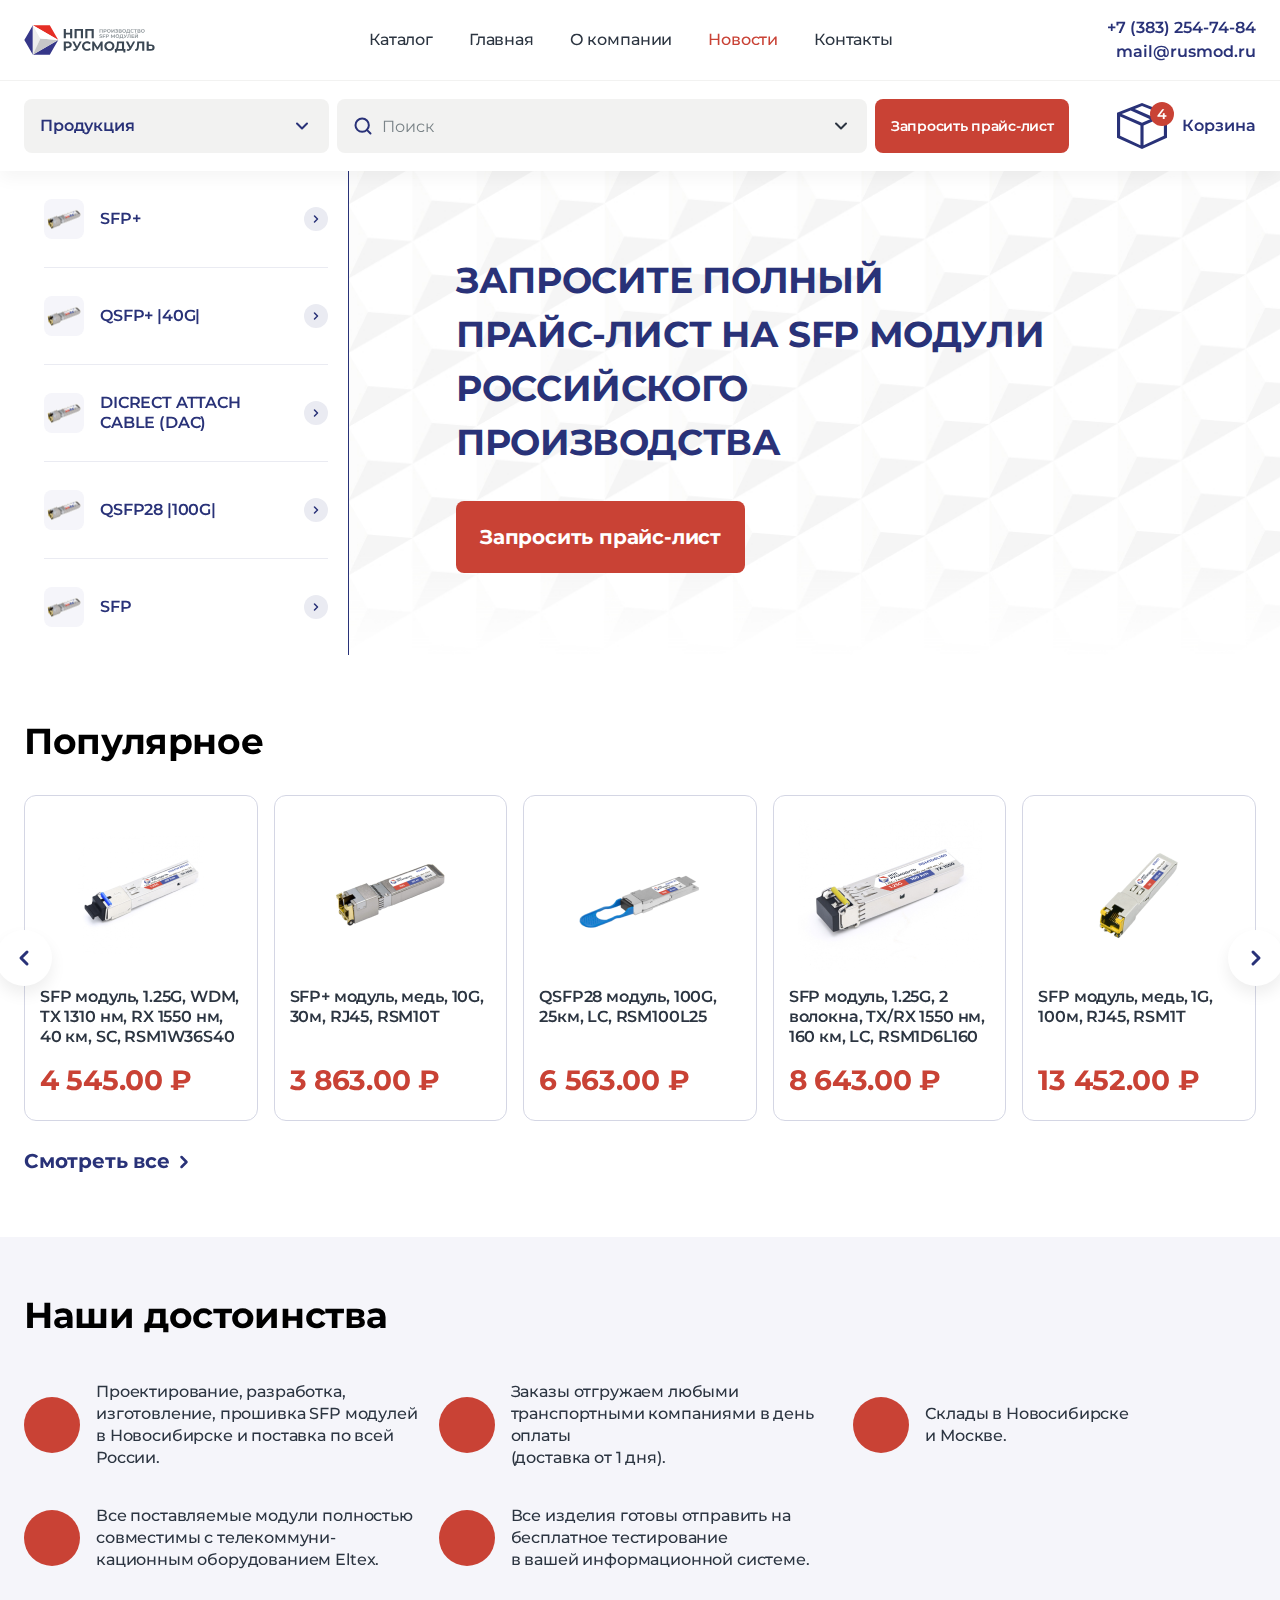
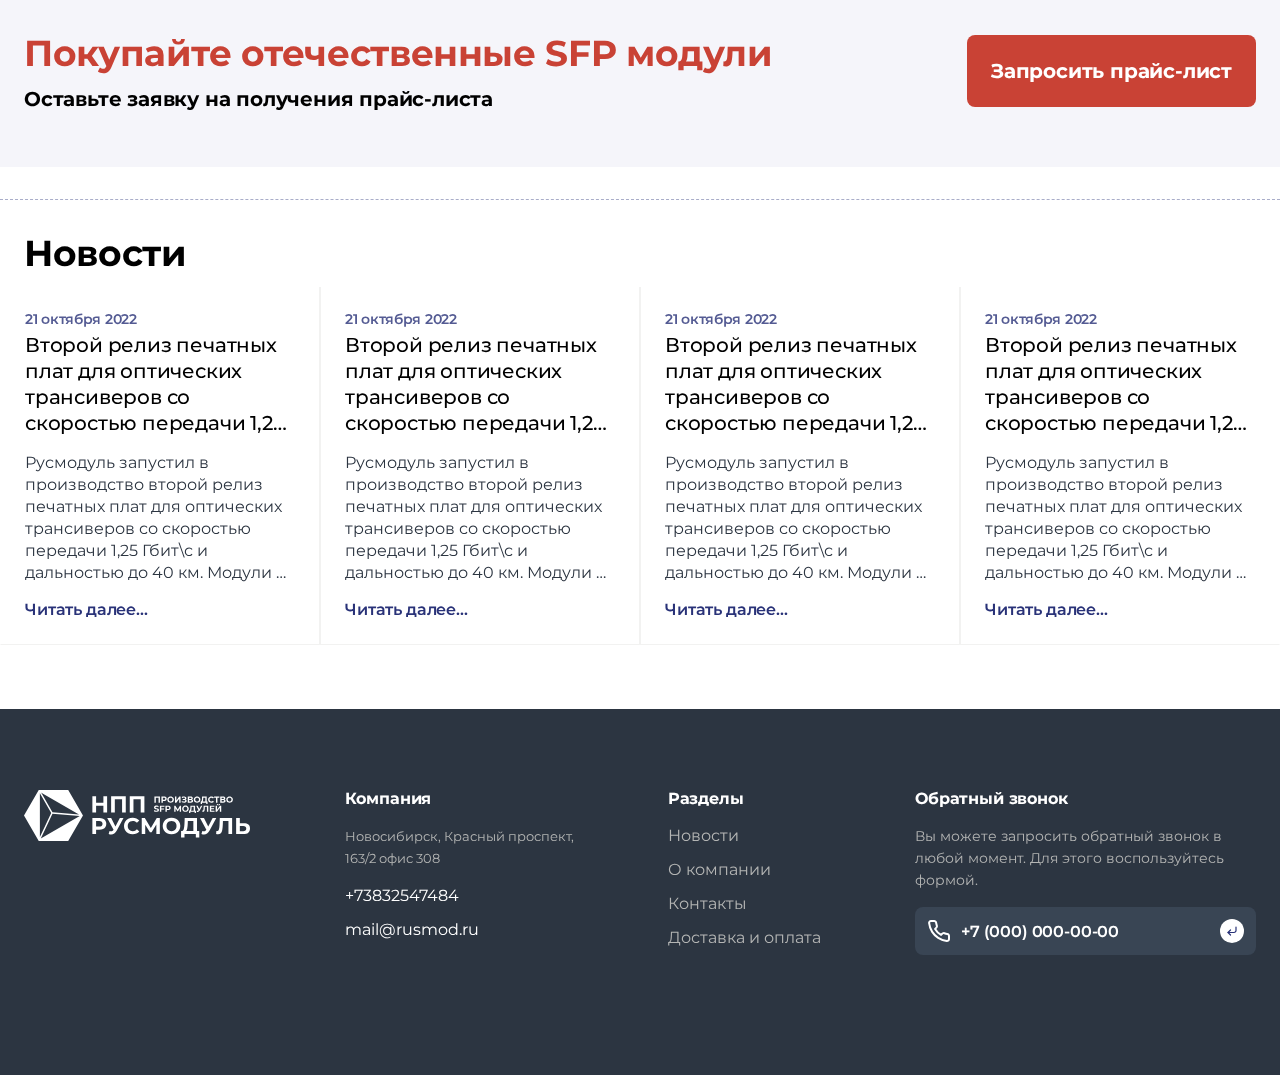
<file: index.html>
<!DOCTYPE html>
<html lang="ru">
	<head>
		<meta http-equiv="Content-Type" content="text/html; charset=utf-8">

		<!-- Адаптирование страницы для мобильных устройств -->
		<meta name="viewport" content="width=device-width, initial-scale=1, maximum-scale=1">

		<!-- Запрет распознования номера телефона -->
		<meta name="format-detection" content="telephone=no">
		<meta name="SKYPE_TOOLBAR" content ="SKYPE_TOOLBAR_PARSER_COMPATIBLE">

		<!-- Заголовок страницы -->
		<title>Заголовок страницы</title>

		<!-- Данное значение часто используют(использовали) поисковые системы -->
		<meta name="description" content="">
		<meta name="keywords" content="">

		<!-- Изменение цвета панели моб. браузера -->
		<meta name="msapplication-TileColor" content="#293278">
		<meta name="theme-color" content="#293278">

		<!-- Подключение шрифтов с гугла -->
		<link rel="preconnect" href="https://fonts.googleapis.com">
		<link rel="preconnect" href="https://fonts.gstatic.com" crossorigin>
		<link href="https://fonts.googleapis.com/css2?family=Montserrat:ital,wght@0,100;0,200;0,300;0,400;0,500;0,600;0,700;0,800;0,900;1,100;1,200;1,300;1,400;1,500;1,600;1,700;1,800;1,900&display=swap" rel="stylesheet">

		<!-- Подключение файлов стилей -->
		<link rel="stylesheet" href="css/swiper-bundle.min.css" async>
		<link rel="stylesheet" href="css/swiper.css" async>
		<link rel="stylesheet" href="css/fancybox.css" async>
		<link rel="stylesheet" href="css/styles.css" async>

		<link rel="stylesheet" href="css/response_1279.css" media="print, (max-width: 1279px)" async>
		<link rel="stylesheet" href="css/response_1023.css" media="print, (max-width: 1023px)" async>
		<link rel="stylesheet" href="css/response_767.css" media="print, (max-width: 767px)" async>
		<link rel="stylesheet" href="css/response_479.css" media="(max-width: 479px)" async>
	</head>

	<body>
		<div class="wrap">
			<div class="main">
				<header class="no_margin">
					<div class="cont row big_w">
						<div class="logo">
							<img src="images/logo.svg" alt="">
						</div>

						<nav class="menu row">
							<div class="menu_item">
								<a href="/">Каталог</a>
							</div>

							<div class="menu_item">
								<a href="/">Главная</a>
							</div>

							<div class="menu_item">
								<a href="/">О компании</a>
							</div>

							<div class="menu_item">
								<a class="active">Новости</a>
							</div>

							<div class="menu_item">
								<a href="/">Контакты</a>
							</div>
						</nav>

						<div class="contacts">
							<div class="phone">
								<a href="tel:+73832547484">+7 (383) 254-74-84</a>
							</div>

							<div class="email">
								<a href="mailto:mail@rusmod.ru">mail@rusmod.ru</a>
							</div>
						</div>

						<button class="mob_menu_btn">
							<svg class="icon"><use xlink:href="images/sprite.svg#ic_menu"></use></svg>
							<svg class="icon"><use xlink:href="images/sprite.svg#ic_close"></use></svg>
						</button>

						<button class="mob_search_btn">
							<svg class="icon"><use xlink:href="images/sprite.svg#ic_search"></use></svg>
							<svg class="icon"><use xlink:href="images/sprite.svg#ic_close"></use></svg>
						</button>
					</div>

					<div class="line"></div>

					<div class="cont row big_w">
						<div class="mob_categories modal_cont">
							<button class="btn mini_modal_btn" data-modal-id="#categories_modal">
								<svg class="icon"><use xlink:href="images/sprite.svg#ic_menu"></use></svg>
								<svg class="icon"><use xlink:href="images/sprite.svg#ic_catalog"></use></svg>
								<span>Продукция</span>
								<svg class="arr"><use xlink:href="images/sprite.svg#ic_arr_ver"></use></svg>
							</button>

							<div class="mini_modal categories" id="categories_modal">
								<div><a href="/">
									<div class="thumb">
										<img data-src="images/tmp/category_thumb1.png" alt="" class="lazyload">
									</div>

									<div>SFP+</div>

									<div class="arr">
										<svg><use xlink:href="images/sprite.svg#ic_arr_hor"></use></svg>
									</div>
								</a></div>

								<div><a href="/">
									<div class="thumb">
										<img data-src="images/tmp/category_thumb1.png" alt="" class="lazyload">
									</div>

									<div>QSFP+ |40G|</div>

									<div class="arr">
										<svg><use xlink:href="images/sprite.svg#ic_arr_hor"></use></svg>
									</div>
								</a></div>

								<div><a href="/">
									<div class="thumb">
										<img data-src="images/tmp/category_thumb1.png" alt="" class="lazyload">
									</div>

									<div>DICRECT ATTACH CABLE (DAC)</div>

									<div class="arr">
										<svg><use xlink:href="images/sprite.svg#ic_arr_hor"></use></svg>
									</div>
								</a></div>

								<div><a href="/">
									<div class="thumb">
										<img data-src="images/tmp/category_thumb1.png" alt="" class="lazyload">
									</div>

									<div>QSFP28 |100G|</div>

									<div class="arr">
										<svg><use xlink:href="images/sprite.svg#ic_arr_hor"></use></svg>
									</div>
								</a></div>

								<div><a href="/">
									<div class="thumb">
										<img data-src="images/tmp/category_thumb1.png" alt="" class="lazyload">
									</div>

									<div>SFP</div>

									<div class="arr">
										<svg><use xlink:href="images/sprite.svg#ic_arr_hor"></use></svg>
									</div>
								</a></div>
							</div>
						</div>

						<div class="mob_search">
							<div class="title">Найти</div>

							<div class="catalog modal_cont">
								<button class="btn mini_modal_btn" data-modal-id="#catalog_modal">
									<span>Продукция</span>
									<span>Все категории</span>
									<svg class="arr"><use xlink:href="images/sprite.svg#ic_arr_ver"></use></svg>
								</button>

								<div class="mini_modal" id="catalog_modal">
									<div><a href="/">
										<span>SFP+</span>
										<svg class="arr"><use xlink:href="images/sprite.svg#ic_arr_hor"></use></svg>
									</a></div>

									<div><a href="/">
										<svg class="arrow"><use xlink:href="images/sprite.svg#ic_arrow_hor"></use></svg>
										<span>SFP+ |10G| 1 водлокно</span>
										<svg class="arr"><use xlink:href="images/sprite.svg#ic_arr_hor"></use></svg>
									</a></div>

									<div><a href="/">
										<svg class="arrow"><use xlink:href="images/sprite.svg#ic_arrow_hor"></use></svg>
										<span>SFP+ |10G| 2 водлокна</span>
										<svg class="arr"><use xlink:href="images/sprite.svg#ic_arr_hor"></use></svg>
									</a></div>

									<div><a href="/">
										<span>QSFP+ |40G|</span>
										<svg class="arr"><use xlink:href="images/sprite.svg#ic_arr_hor"></use></svg>
									</a></div>

									<div><a href="/">
										<span>DICRECT ATTACH CABLE  (DAC)</span>
										<svg class="arr"><use xlink:href="images/sprite.svg#ic_arr_hor"></use></svg>
									</a></div>

									<div><a href="/">
										<span>QSFP28 |100G|</span>
										<svg class="arr"><use xlink:href="images/sprite.svg#ic_arr_hor"></use></svg>
									</a></div>

									<div><a href="/">
										<span>SFP</span>
										<svg class="arr"><use xlink:href="images/sprite.svg#ic_arr_hor"></use></svg>
									</a></div>

									<div><a href="/">
										<svg class="arrow"><use xlink:href="images/sprite.svg#ic_arrow_hor"></use></svg>
										<span>SFP |1G| 1 водлокно</span>
										<svg class="arr"><use xlink:href="images/sprite.svg#ic_arr_hor"></use></svg>
									</a></div>

									<div><a href="/">
										<svg class="arrow"><use xlink:href="images/sprite.svg#ic_arrow_hor"></use></svg>
										<span>SFP |155М|</span>
										<svg class="arr"><use xlink:href="images/sprite.svg#ic_arr_hor"></use></svg>
									</a></div>

									<div><a href="/">
										<svg class="arrow"><use xlink:href="images/sprite.svg#ic_arrow_hor"></use></svg>
										<span>Медные SFP</span>
										<svg class="arr"><use xlink:href="images/sprite.svg#ic_arr_hor"></use></svg>
									</a></div>

									<div><a href="/">
										<svg class="arrow"><use xlink:href="images/sprite.svg#ic_arrow_hor"></use></svg>
										<span>Медные SFP</span>
										<svg class="arr"><use xlink:href="images/sprite.svg#ic_arr_hor"></use></svg>
									</a></div>
								</div>
							</div>

							<div class="search">
								<form action="">
									<svg class="icon"><use xlink:href="images/sprite.svg#ic_search"></use></svg>

									<input type="text" name="" value="" class="input" placeholder="Поиск">

									<svg class="arr"><use xlink:href="images/sprite.svg#ic_arr_ver"></use></svg>

									<div class="tips">
										<a href="/" class="tip">
											<span>SFP+ модуль, 10G, WDM, TX 1330нм, RX 1270нм, 10 км, LC, RSM10W42L10</span>
											<svg class="arr"><use xlink:href="images/sprite.svg#ic_arr_hor"></use></svg>
										</a>

										<a href="/" class="tip">
											<span>SFP модуль, 155Мбит/с, WDM, TX 1550 нм, RX 1310 нм, 20 км, SC, RSM155W63L20</span>
											<svg class="arr"><use xlink:href="images/sprite.svg#ic_arr_hor"></use></svg>
										</a>

										<a href="/" class="tip">
											<span>SFP модуль, 1.25G, WDM, TX 1550 нм, RX 1310 нм, 40 км, LC, RSM1W63L40</span>
											<svg class="arr"><use xlink:href="images/sprite.svg#ic_arr_hor"></use></svg>
										</a>

										<a href="/" class="tip">
											<span>SFP модуль, 1.25G, WDM, TX 1550 нм, RX 1490 нм, 80 км, SC, RSM1W65S80</span>
											<svg class="arr"><use xlink:href="images/sprite.svg#ic_arr_hor"></use></svg>
										</a>

										<a href="/" class="tip">
											<span>SFP модуль, 155Мбит/с, WDM, TX 1550 нм, RX 1310 нм, 20 км, SC, RSM155W63L20</span>
											<svg class="arr"><use xlink:href="images/sprite.svg#ic_arr_hor"></use></svg>
										</a>

										<a href="/" class="tip">
											<span>SFP модуль, 155Мбит/с, WDM, TX 1550 нм, RX 1310 нм, 20 км, SC, RSM155W63L20</span>
											<svg class="arr"><use xlink:href="images/sprite.svg#ic_arr_hor"></use></svg>
										</a>

										<a href="/" class="tip">
											<span>SFP модуль, 155Мбит/с, WDM, TX 1550 нм, RX 1310 нм, 20 км, SC, RSM155W63L20</span>
											<svg class="arr"><use xlink:href="images/sprite.svg#ic_arr_hor"></use></svg>
										</a>
									</div>
								</form>
							</div>
						</div>

						<button class="get_prices_btn modal_btn" data-modal="#get_prices_modal">Запросить прайс-лист</button>

						<a href="/" class="cart_link">
							<div class="icon">
								<svg><use xlink:href="images/sprite.svg#ic_cart"></use></svg>
								<span>4</span>
							</div>

							<div>Корзина</div>
						</a>
					</div>
				</header>


				<section class="mob_menu">
					<div class="scroll">
						<div class="menu">
							<div class="menu_item">
								<a href="/">Каталог</a>
							</div>

							<div class="menu_item">
								<a href="/">Главная</a>
							</div>

							<div class="menu_item">
								<a class="active">О компании</a>
							</div>

							<div class="menu_item">
								<a href="/">Новости</a>
							</div>

							<div class="menu_item">
								<a href="/">Контакты</a>
							</div>
						</div>

						<div class="contacts">
							<div class="phone">
								<a href="tel:+73832547484">+7 (383) 254-74-84</a>
							</div>

							<div class="email">
								<a href="mailto:mail@rusmod.ru">mail@rusmod.ru</a>
							</div>
						</div>
					</div>
				</section>


				<section class="first_section block">
					<div class="cont row big_w">
						<div class="categories">
							<div><a href="/">
								<div class="thumb">
									<img data-src="images/tmp/category_thumb1.png" alt="" class="lazyload">
								</div>

								<div>SFP+</div>

								<div class="arr">
									<svg><use xlink:href="images/sprite.svg#ic_arr_hor"></use></svg>
								</div>
							</a></div>

							<div><a href="/">
								<div class="thumb">
									<img data-src="images/tmp/category_thumb1.png" alt="" class="lazyload">
								</div>

								<div>QSFP+ |40G|</div>

								<div class="arr">
									<svg><use xlink:href="images/sprite.svg#ic_arr_hor"></use></svg>
								</div>
							</a></div>

							<div><a href="/">
								<div class="thumb">
									<img data-src="images/tmp/category_thumb1.png" alt="" class="lazyload">
								</div>

								<div>DICRECT ATTACH CABLE (DAC)</div>

								<div class="arr">
									<svg><use xlink:href="images/sprite.svg#ic_arr_hor"></use></svg>
								</div>
							</a></div>

							<div><a href="/">
								<div class="thumb">
									<img data-src="images/tmp/category_thumb1.png" alt="" class="lazyload">
								</div>

								<div>QSFP28 |100G|</div>

								<div class="arr">
									<svg><use xlink:href="images/sprite.svg#ic_arr_hor"></use></svg>
								</div>
							</a></div>

							<div><a href="/">
								<div class="thumb">
									<img data-src="images/tmp/category_thumb1.png" alt="" class="lazyload">
								</div>

								<div>SFP</div>

								<div class="arr">
									<svg><use xlink:href="images/sprite.svg#ic_arr_hor"></use></svg>
								</div>
							</a></div>
						</div>

						<div class="data">
							<div class="title">ЗАПРОСИТЕ ПОЛНЫЙ<br> ПРАЙС-ЛИСТ НА SFP МОДУЛИ РОССИЙСКОГО ПРОИЗВОДСТВА</div>

							<button class="get_prices_btn modal_btn" data-modal="#get_prices_modal">Запросить прайс-лист</button>

							<img data-src="images/bg_first_section.jpg" alt="" class="bg lazyload">
						</div>
					</div>
				</section>


				<section class="products block">
					<div class="cont big_w">
						<div class="block_head">
							<div class="title">Популярное</div>
						</div>

						<div class="swiper">
							<div class="swiper-wrapper">
								<div class="swiper-slide">
									<div class="product">
										<a href="/" class="thumb">
											<img data-src="images/tmp/product_thumb.png" alt="" class="swiper-lazy">
										</a>

										<div class="name">
											<a href="/">SFP модуль, 1.25G, WDM, TX 1310 нм, RX 1550 нм, 40 км, SC, RSM1W36S40</a>
										</div>

										<div class="price">4 545.00 ₽</div>
									</div>
								</div>

								<div class="swiper-slide">
									<div class="product">
										<a href="/" class="thumb">
											<img data-src="images/tmp/product_thumb2.png" alt="" class="swiper-lazy">
										</a>

										<div class="name">
											<a href="/">SFP+ модуль, медь, 10G, 30м, RJ45, RSM10T</a>
										</div>

										<div class="price">3 863.00 ₽</div>
									</div>
								</div>

								<div class="swiper-slide">
									<div class="product">
										<a href="/" class="thumb">
											<img data-src="images/tmp/product_thumb3.png" alt="" class="swiper-lazy">
										</a>

										<div class="name">
											<a href="/">QSFP28 модуль, 100G, 25км, LC, RSM100L25</a>
										</div>

										<div class="price">6 563.00 ₽</div>
									</div>
								</div>

								<div class="swiper-slide">
									<div class="product">
										<a href="/" class="thumb">
											<img data-src="images/tmp/product_thumb4.png" alt="" class="swiper-lazy">
										</a>

										<div class="name">
											<a href="/">SFP модуль, 1.25G, 2 волокна, TX/RX 1550 нм, 160 км, LC, RSM1D6L160</a>
										</div>

										<div class="price">8 643.00 ₽</div>
									</div>
								</div>

								<div class="swiper-slide">
									<div class="product">
										<a href="/" class="thumb">
											<img data-src="images/tmp/product_thumb5.png" alt="" class="swiper-lazy">
										</a>

										<div class="name">
											<a href="/">SFP модуль, медь, 1G, 100м, RJ45, RSM1T</a>
										</div>

										<div class="price">13 452.00 ₽</div>
									</div>
								</div>

								<div class="swiper-slide">
									<div class="product">
										<a href="/" class="thumb">
											<img data-src="images/tmp/product_thumb.png" alt="" class="swiper-lazy">
										</a>

										<div class="name">
											<a href="/">SFP модуль, 1.25G, WDM, TX 1310 нм, RX 1550 нм, 40 км, SC, RSM1W36S40</a>
										</div>

										<div class="price">4 545.00 ₽</div>
									</div>
								</div>

								<div class="swiper-slide">
									<div class="product">
										<a href="/" class="thumb">
											<img data-src="images/tmp/product_thumb2.png" alt="" class="swiper-lazy">
										</a>

										<div class="name">
											<a href="/">SFP+ модуль, медь, 10G, 30м, RJ45, RSM10T</a>
										</div>

										<div class="price">3 863.00 ₽</div>
									</div>
								</div>

								<div class="swiper-slide">
									<div class="product">
										<a href="/" class="thumb">
											<img data-src="images/tmp/product_thumb3.png" alt="" class="swiper-lazy">
										</a>

										<div class="name">
											<a href="/">QSFP28 модуль, 100G, 25км, LC, RSM100L25</a>
										</div>

										<div class="price">6 563.00 ₽</div>
									</div>
								</div>

								<div class="swiper-slide">
									<div class="product">
										<a href="/" class="thumb">
											<img data-src="images/tmp/product_thumb4.png" alt="" class="swiper-lazy">
										</a>

										<div class="name">
											<a href="/">SFP модуль, 1.25G, 2 волокна, TX/RX 1550 нм, 160 км, LC, RSM1D6L160</a>
										</div>

										<div class="price">8 643.00 ₽</div>
									</div>
								</div>

								<div class="swiper-slide">
									<div class="product">
										<a href="/" class="thumb">
											<img data-src="images/tmp/product_thumb5.png" alt="" class="swiper-lazy">
										</a>

										<div class="name">
											<a href="/">SFP модуль, медь, 1G, 100м, RJ45, RSM1T</a>
										</div>

										<div class="price">13 452.00 ₽</div>
									</div>
								</div>
							</div>

							<div class="swiper-button-prev">
								<svg class="icon"><use xlink:href="images/sprite.svg#ic_arr_hor"></use></svg>
							</div>

							<div class="swiper-button-next">
								<svg class="icon"><use xlink:href="images/sprite.svg#ic_arr_hor"></use></svg>
							</div>
						</div>

						<div class="all_link">
							<a href="/">
								<span>Смотреть все</span>
								<svg class="icon"><use xlink:href="images/sprite.svg#ic_arr_hor"></use></svg>
							</a>
						</div>
					</div>
				</section>


				<section class="advantages block bg">
					<div class="cont big_w">
						<div class="block_head">
							<div class="title">Наши достоинства</div>
						</div>

						<div class="row">
							<div class="item">
								<div class="icon">
									<img data-src="images/ic_advantage1.svg" alt="" class="lazyload">
								</div>

								<div>Проектирование, разработка, изготовление, прошивка SFP модулей в Новосибирске и поставка по всей России.</div>
							</div>

							<div class="item">
								<div class="icon">
									<img data-src="images/ic_advantage2.svg" alt="" class="lazyload">
								</div>

								<div>Заказы отгружаем любыми транспортными компаниями в день оплаты<br> (доставка от 1 дня).</div>
							</div>

							<div class="item">
								<div class="icon">
									<img data-src="images/ic_advantage3.svg" alt="" class="lazyload">
								</div>

								<div>Склады в Новосибирске<br> и Москве.</div>
							</div>

							<div class="item">
								<div class="icon">
									<img data-src="images/ic_advantage4.svg" alt="" class="lazyload">
								</div>

								<div>Все поставляемые модули полностью совместимы с телекоммуни-кационным оборудованием Eltex.</div>
							</div>

							<div class="item">
								<div class="icon">
									<img data-src="images/ic_advantage5.svg" alt="" class="lazyload">
								</div>

								<div>Все изделия готовы отправить на бесплатное тестирование<br> в вашей информационной системе.</div>
							</div>
						</div>

						<div class="buy">
							<div>
								<div class="title">Покупайте отечественные SFP модули</div>

								<div class="desc">Оставьте заявку на получения прайс-листа</div>
							</div>

							<button class="get_prices_btn modal_btn" data-modal="#get_prices_modal">Запросить прайс-лист</button>
						</div>
					</div>
				</section>


				<section class="articles block top_line">
					<div class="cont big_w">
						<div class="block_head min_m">
							<div class="title">Новости</div>
						</div>

						<div class="row">
							<div class="article">
								<div class="date">21 октября 2022</div>

								<div class="name">
									<a href="/">Второй релиз печатных плат для оптических трансиверов со скоростью передачи 1,25 Гбит\с и дальностью до 40 км</a>
								</div>

								<div class="desc">Русмодуль запустил в производство второй релиз печатных плат для оптических трансиверов со скоростью передачи 1,25 Гбит\с и дальностью до 40 км. Модули в наличии. Ждём ваших заказов!</div>

								<div class="link">
									<a href="/">Читать далее...</a>
								</div>
							</div>

							<div class="article">
								<div class="date">21 октября 2022</div>

								<div class="name">
									<a href="/">Второй релиз печатных плат для оптических трансиверов со скоростью передачи 1,25 Гбит\с и дальностью до 40 км</a>
								</div>

								<div class="desc">Русмодуль запустил в производство второй релиз печатных плат для оптических трансиверов со скоростью передачи 1,25 Гбит\с и дальностью до 40 км. Модули в наличии. Ждём ваших заказов!</div>

								<div class="link">
									<a href="/">Читать далее...</a>
								</div>
							</div>

							<div class="article">
								<div class="date">21 октября 2022</div>

								<div class="name">
									<a href="/">Второй релиз печатных плат для оптических трансиверов со скоростью передачи 1,25 Гбит\с и дальностью до 40 км</a>
								</div>

								<div class="desc">Русмодуль запустил в производство второй релиз печатных плат для оптических трансиверов со скоростью передачи 1,25 Гбит\с и дальностью до 40 км. Модули в наличии. Ждём ваших заказов!</div>

								<div class="link">
									<a href="/">Читать далее...</a>
								</div>
							</div>

							<div class="article">
								<div class="date">21 октября 2022</div>

								<div class="name">
									<a href="/">Второй релиз печатных плат для оптических трансиверов со скоростью передачи 1,25 Гбит\с и дальностью до 40 км</a>
								</div>

								<div class="desc">Русмодуль запустил в производство второй релиз печатных плат для оптических трансиверов со скоростью передачи 1,25 Гбит\с и дальностью до 40 км. Модули в наличии. Ждём ваших заказов!</div>

								<div class="link">
									<a href="/">Читать далее...</a>
								</div>
							</div>
						</div>
					</div>
				</section>
			</div>


			<footer>
				<div class="cont row big_w">
					<div class="logo">
						<img src="images/logo_white.svg" alt="">
					</div>

					<div class="contacts">
						<div class="title">Компания</div>

						<div class="location">Новосибирск, Красный проспект,<br> 163/2 офис 308</div>

						<div class="phone">
							<a href="tel:+73832547484">+73832547484</a>
						</div>

						<div class="email">
							<a href="mailto:mail@rusmod.ru">mail@rusmod.ru</a>
						</div>
					</div>

					<div class="links">
						<div class="title">Разделы</div>

						<div class="items">
							<div><a href="/">Новости</a></div>
							<div><a href="/">О компании</a></div>
							<div><a href="/">Контакты</a></div>
							<div><a href="/">Доставка и оплата</a></div>
						</div>
					</div>

					<div class="callback">
						<div class="title">Обратный звонок</div>

						<div class="desc">Вы можете запросить обратный звонок в любой момент. Для этого воспользуйтесь формой.</div>

						<form action="">
							<svg class="icon"><use xlink:href="images/sprite.svg#ic_phone"></use></svg>

							<input type="tel" name="" value="" class="input" placeholder="+7 (000) 000-00-00">

							<button type="submit" class="submit_btn">
								<svg><use xlink:href="images/sprite.svg#ic_send_arrow"></use></svg>
							</button>
						</form>
					</div>
				</div>
			</footer>
		</div>


		<div class="supports_error">
			Ваш браузер устарел рекомендуем обновить его до последней версии<br> или использовать другой более современный.
		</div>


		<section class="modal" id="get_prices_modal">
			<div class="modal_title">Запросить прайс-лист</div>

			<form action="" class="form">
				<div class="line">
					<div class="label">Ваша имя</div>

					<div class="field">
						<input type="text" name="" value="" class="input" placeholder="Например, Евгений">
					</div>
				</div>

				<div class="line error">
					<div class="label">Email</div>

					<div class="field">
						<input type="text" name="" value="" class="input" placeholder="Например, exemple@email.com">

						<button type="button" class="clear_btn">
							<svg class="icon"><use xlink:href="images/sprite.svg#ic_close"></use></svg>
						</button>
					</div>

					<div class="error_text">Некорректный email</div>
				</div>

				<div class="line">
					<div class="label">Номер телефона</div>

					<div class="field">
						<input type="tel" name="" value="" class="input" placeholder="Введите номер телефона">
					</div>
				</div>

				<div class="line">
					<div class="label">Название компании</div>

					<div class="field">
						<input type="text" name="" value="" class="input" placeholder='Например, ООО "Электросистемы"'>
					</div>
				</div>

				<div class="line price_list">
					<div class="field">
						<img src="images/ic_xls.svg" alt="">
						<span>прайс_лист.xls</span>
					</div>
				</div>

				<div class="line agree">
					<label>
						<input type="checkbox" name="agree" checked>

						<div class="check">
							<svg><use xlink:href="images/sprite.svg#ic_check"></use></svg>
						</div>

						<div>Я соглсен(-а) на обработку персональных данных</div>
					</label>
				</div>

				<div class="submit">
					<button type="submit" class="submit_btn" disabled>Запросить</button>
				</div>
			</form>
		</section>


		<!-- Подключение javascript файлов -->
		<script src="js/jquery-3.5.0.min.js"></script>
		<script src="js/swiper-bundle.min.js"></script>
		<script src="js/inputmask.min.js"></script>
		<script src="js/fancybox.min.js"></script>
		<script src="js/functions.js"></script>
		<script src="js/scripts.js"></script>
	</body>
</html>
</file>
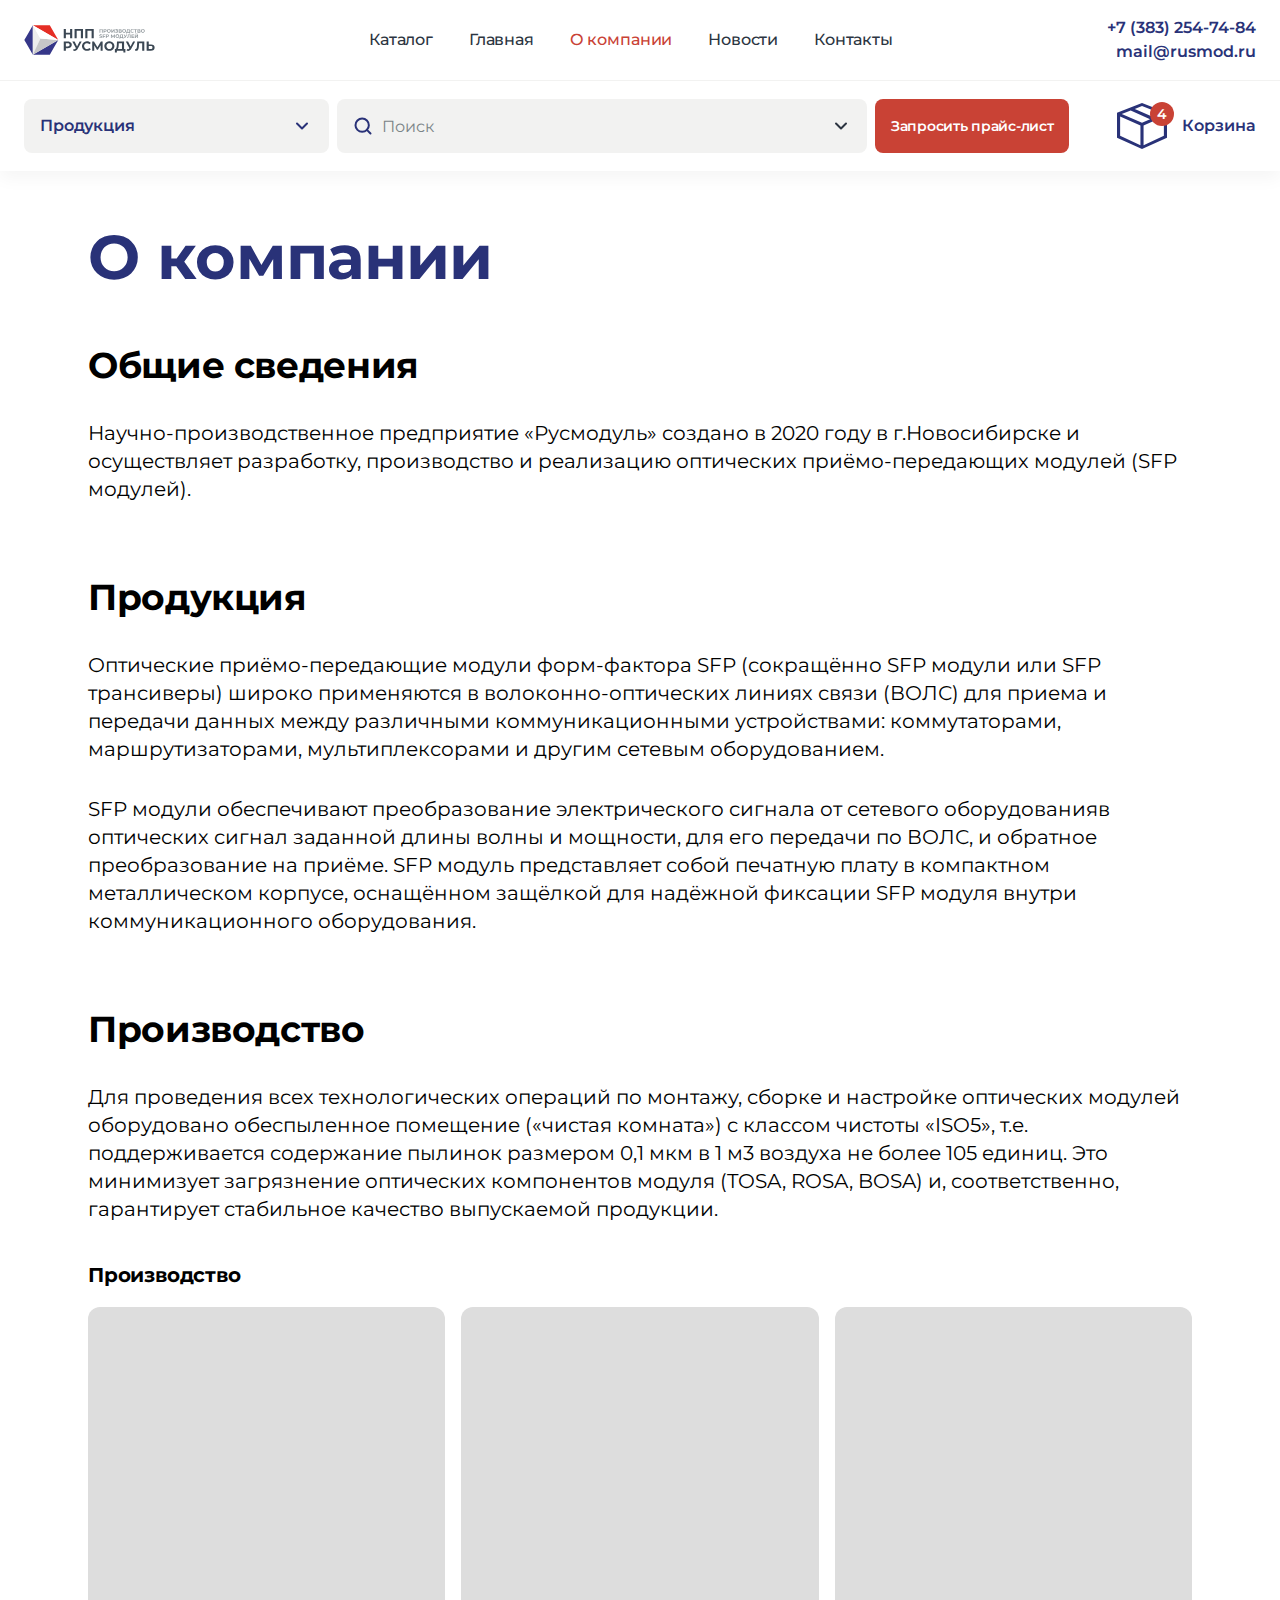
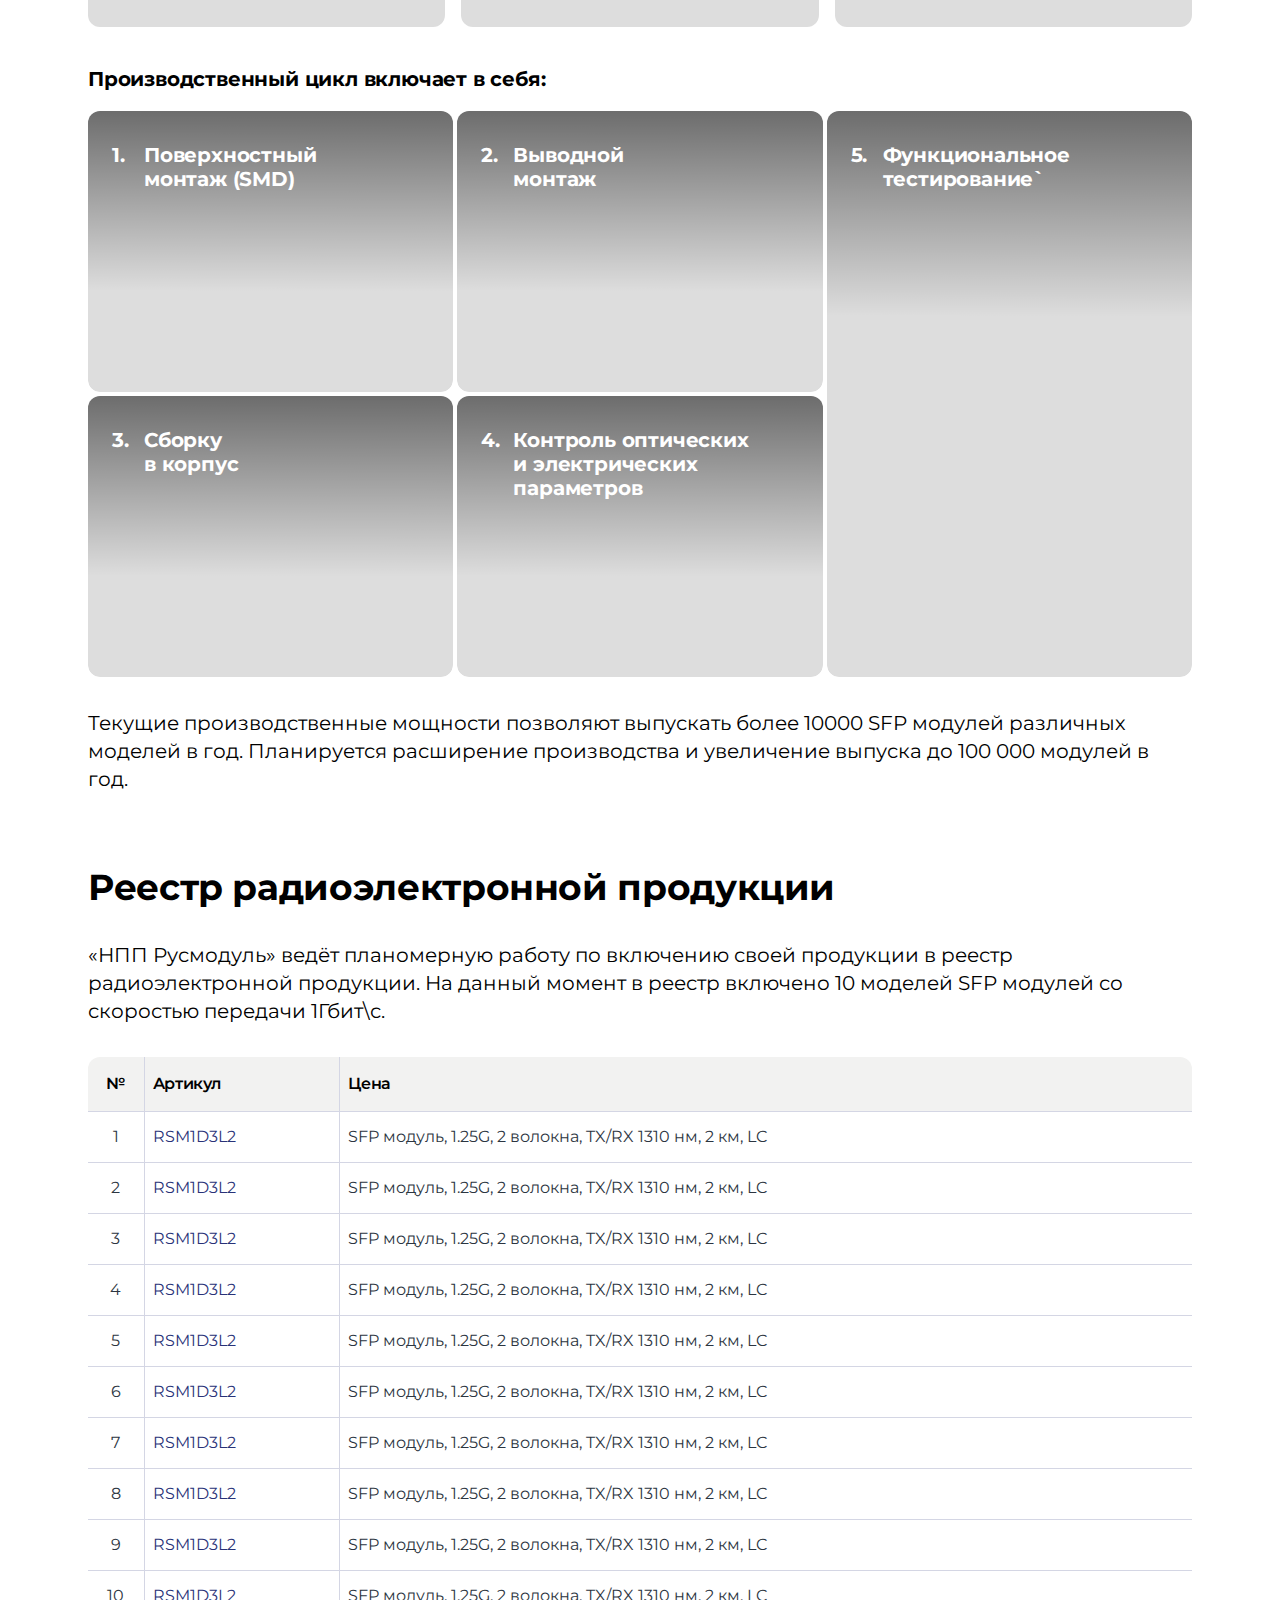
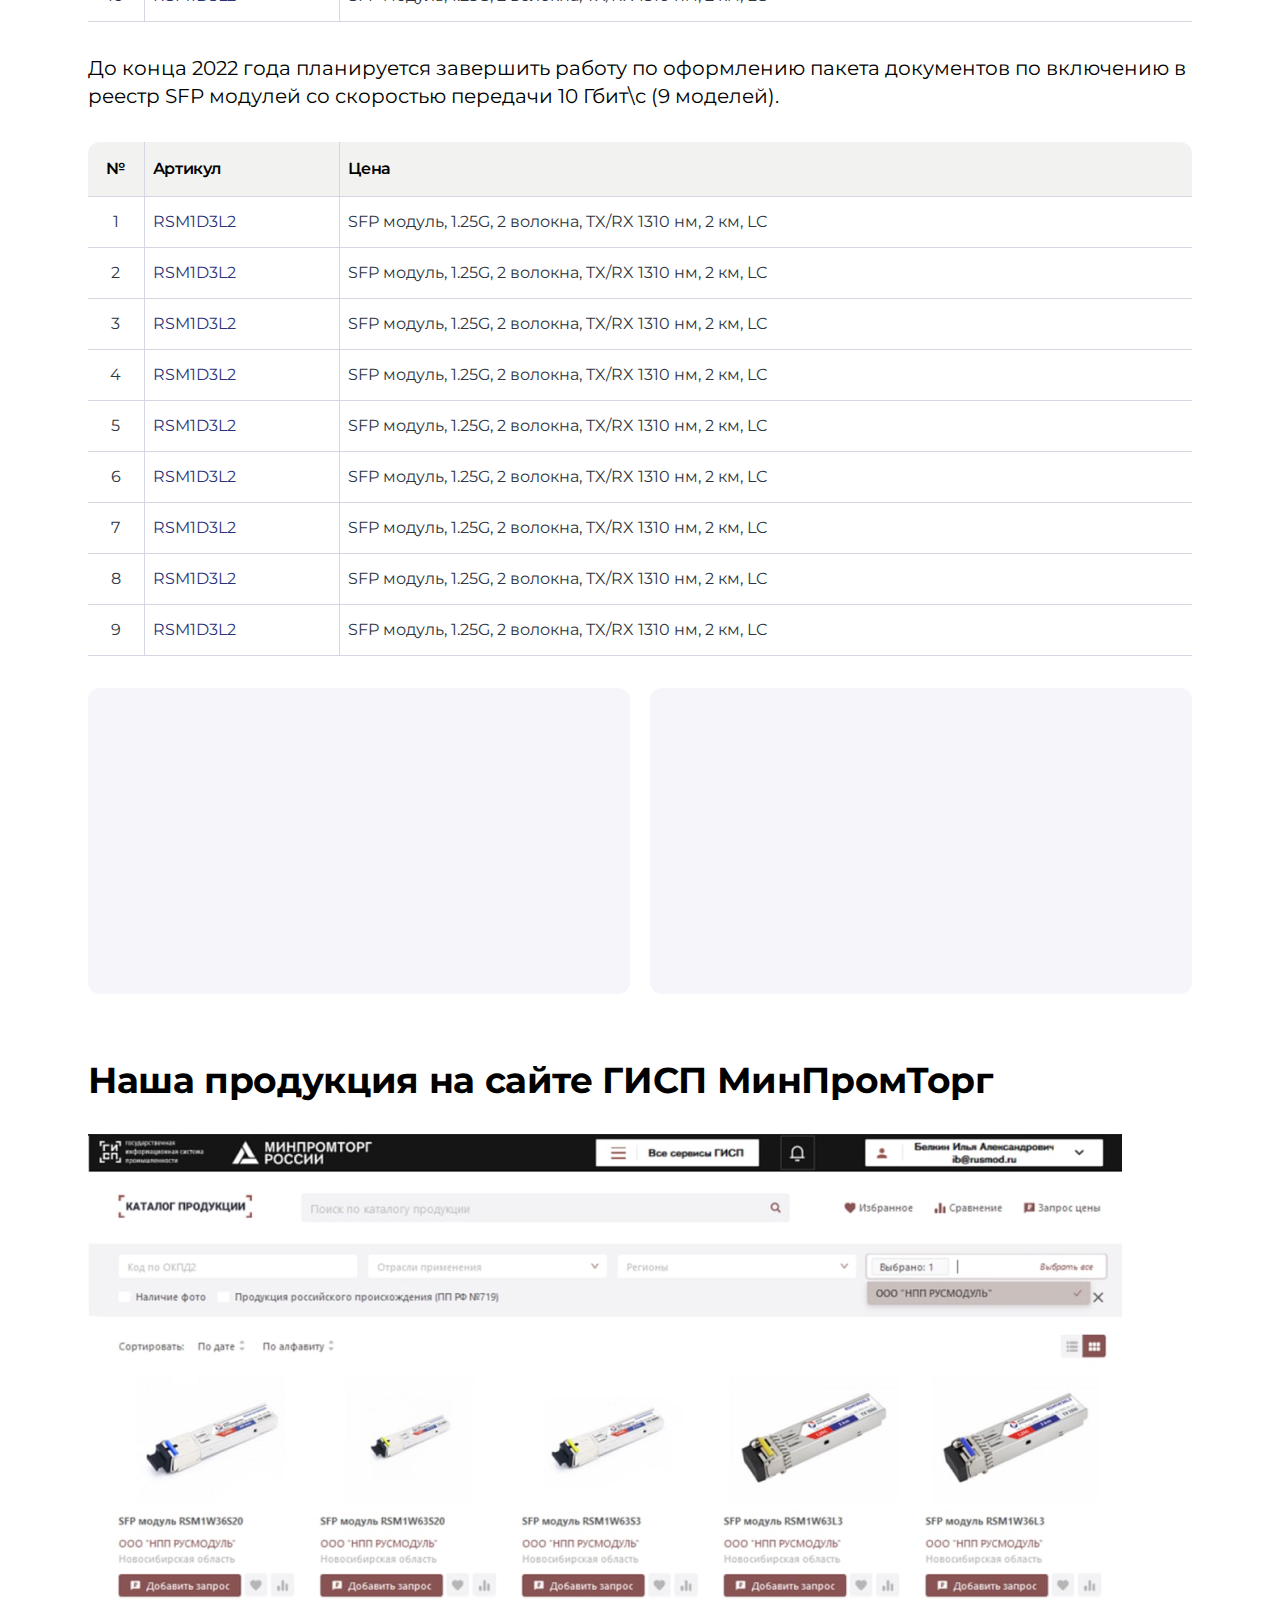
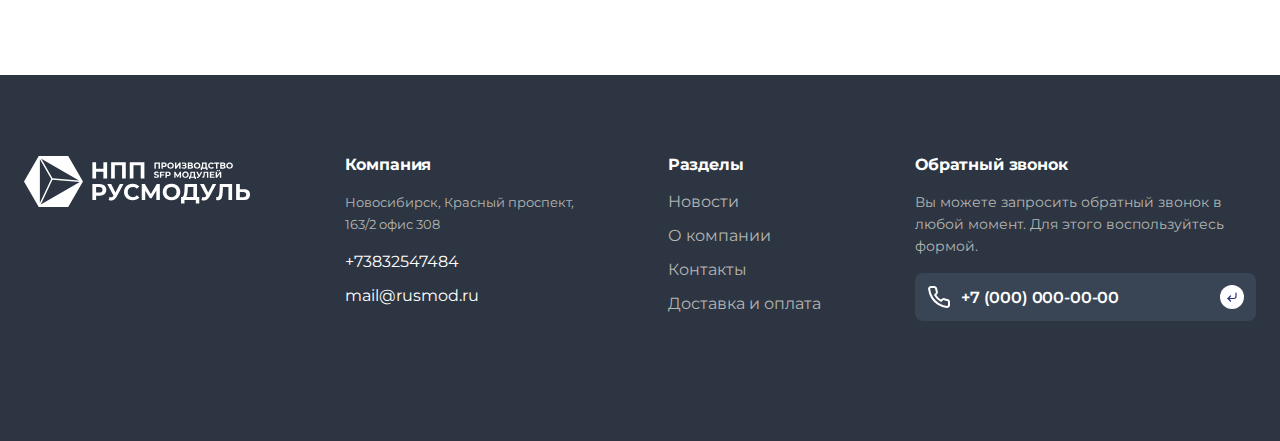
<file: about.html>
<!DOCTYPE html>
<html lang="ru">
	<head>
		<meta http-equiv="Content-Type" content="text/html; charset=utf-8">

		<!-- Адаптирование страницы для мобильных устройств -->
		<meta name="viewport" content="width=device-width, initial-scale=1, maximum-scale=1">

		<!-- Запрет распознования номера телефона -->
		<meta name="format-detection" content="telephone=no">
		<meta name="SKYPE_TOOLBAR" content ="SKYPE_TOOLBAR_PARSER_COMPATIBLE">

		<!-- Заголовок страницы -->
		<title>Заголовок страницы</title>

		<!-- Данное значение часто используют(использовали) поисковые системы -->
		<meta name="description" content="">
		<meta name="keywords" content="">

		<!-- Изменение цвета панели моб. браузера -->
		<meta name="msapplication-TileColor" content="#293278">
		<meta name="theme-color" content="#293278">

		<!-- Подключение шрифтов с гугла -->
		<link rel="preconnect" href="https://fonts.googleapis.com">
		<link rel="preconnect" href="https://fonts.gstatic.com" crossorigin>
		<link href="https://fonts.googleapis.com/css2?family=Montserrat:ital,wght@0,100;0,200;0,300;0,400;0,500;0,600;0,700;0,800;0,900;1,100;1,200;1,300;1,400;1,500;1,600;1,700;1,800;1,900&display=swap" rel="stylesheet">

		<!-- Подключение файлов стилей -->
		<link rel="stylesheet" href="css/swiper-bundle.min.css" async>
		<link rel="stylesheet" href="css/swiper.css" async>
		<link rel="stylesheet" href="css/fancybox.css" async>
		<link rel="stylesheet" href="css/styles.css" async>

		<link rel="stylesheet" href="css/response_1279.css" media="print, (max-width: 1279px)" async>
		<link rel="stylesheet" href="css/response_1023.css" media="print, (max-width: 1023px)" async>
		<link rel="stylesheet" href="css/response_767.css" media="print, (max-width: 767px)" async>
		<link rel="stylesheet" href="css/response_479.css" media="(max-width: 479px)" async>
	</head>

	<body>
		<div class="wrap">
			<div class="main">
				<header>
					<div class="cont row big_w">
						<a href="/" class="logo">
							<img src="images/logo.svg" alt="">
						</a>

						<nav class="menu row">
							<div class="menu_item">
								<a href="/">Каталог</a>
							</div>

							<div class="menu_item">
								<a href="/">Главная</a>
							</div>

							<div class="menu_item">
								<a class="active">О компании</a>
							</div>

							<div class="menu_item">
								<a href="/">Новости</a>
							</div>

							<div class="menu_item">
								<a href="/">Контакты</a>
							</div>
						</nav>

						<div class="contacts">
							<div class="phone">
								<a href="tel:+73832547484">+7 (383) 254-74-84</a>
							</div>

							<div class="email">
								<a href="mailto:mail@rusmod.ru">mail@rusmod.ru</a>
							</div>
						</div>

						<button class="mob_menu_btn">
							<svg class="icon"><use xlink:href="images/sprite.svg#ic_menu"></use></svg>
							<svg class="icon"><use xlink:href="images/sprite.svg#ic_close"></use></svg>
						</button>

						<button class="mob_search_btn">
							<svg class="icon"><use xlink:href="images/sprite.svg#ic_search"></use></svg>
							<svg class="icon"><use xlink:href="images/sprite.svg#ic_close"></use></svg>
						</button>
					</div>

					<div class="line"></div>

					<div class="cont row big_w">
						<div class="mob_categories modal_cont">
							<button class="btn mini_modal_btn" data-modal-id="#categories_modal">
								<svg class="icon"><use xlink:href="images/sprite.svg#ic_menu"></use></svg>
								<svg class="icon"><use xlink:href="images/sprite.svg#ic_catalog"></use></svg>
								<span>Продукция</span>
								<svg class="arr"><use xlink:href="images/sprite.svg#ic_arr_ver"></use></svg>
							</button>

							<div class="mini_modal categories" id="categories_modal">
								<div><a href="/">
									<div class="thumb">
										<img data-src="images/tmp/category_thumb1.png" alt="" class="lazyload">
									</div>

									<div>SFP+</div>

									<div class="arr">
										<svg><use xlink:href="images/sprite.svg#ic_arr_hor"></use></svg>
									</div>
								</a></div>

								<div><a href="/">
									<div class="thumb">
										<img data-src="images/tmp/category_thumb1.png" alt="" class="lazyload">
									</div>

									<div>QSFP+ |40G|</div>

									<div class="arr">
										<svg><use xlink:href="images/sprite.svg#ic_arr_hor"></use></svg>
									</div>
								</a></div>

								<div><a href="/">
									<div class="thumb">
										<img data-src="images/tmp/category_thumb1.png" alt="" class="lazyload">
									</div>

									<div>DICRECT ATTACH CABLE (DAC)</div>

									<div class="arr">
										<svg><use xlink:href="images/sprite.svg#ic_arr_hor"></use></svg>
									</div>
								</a></div>

								<div><a href="/">
									<div class="thumb">
										<img data-src="images/tmp/category_thumb1.png" alt="" class="lazyload">
									</div>

									<div>QSFP28 |100G|</div>

									<div class="arr">
										<svg><use xlink:href="images/sprite.svg#ic_arr_hor"></use></svg>
									</div>
								</a></div>

								<div><a href="/">
									<div class="thumb">
										<img data-src="images/tmp/category_thumb1.png" alt="" class="lazyload">
									</div>

									<div>SFP</div>

									<div class="arr">
										<svg><use xlink:href="images/sprite.svg#ic_arr_hor"></use></svg>
									</div>
								</a></div>
							</div>
						</div>

						<div class="mob_search">
							<div class="title">Найти</div>

							<div class="catalog modal_cont">
								<button class="btn mini_modal_btn" data-modal-id="#catalog_modal">
									<span>Продукция</span>
									<span>Все категории</span>
									<svg class="arr"><use xlink:href="images/sprite.svg#ic_arr_ver"></use></svg>
								</button>

								<div class="mini_modal" id="catalog_modal">
									<div><a href="/">
										<span>SFP+</span>
										<svg class="arr"><use xlink:href="images/sprite.svg#ic_arr_hor"></use></svg>
									</a></div>

									<div><a href="/">
										<svg class="arrow"><use xlink:href="images/sprite.svg#ic_arrow_hor"></use></svg>
										<span>SFP+ |10G| 1 водлокно</span>
										<svg class="arr"><use xlink:href="images/sprite.svg#ic_arr_hor"></use></svg>
									</a></div>

									<div><a href="/">
										<svg class="arrow"><use xlink:href="images/sprite.svg#ic_arrow_hor"></use></svg>
										<span>SFP+ |10G| 2 водлокна</span>
										<svg class="arr"><use xlink:href="images/sprite.svg#ic_arr_hor"></use></svg>
									</a></div>

									<div><a href="/">
										<span>QSFP+ |40G|</span>
										<svg class="arr"><use xlink:href="images/sprite.svg#ic_arr_hor"></use></svg>
									</a></div>

									<div><a href="/">
										<span>DICRECT ATTACH CABLE  (DAC)</span>
										<svg class="arr"><use xlink:href="images/sprite.svg#ic_arr_hor"></use></svg>
									</a></div>

									<div><a href="/">
										<span>QSFP28 |100G|</span>
										<svg class="arr"><use xlink:href="images/sprite.svg#ic_arr_hor"></use></svg>
									</a></div>

									<div><a href="/">
										<span>SFP</span>
										<svg class="arr"><use xlink:href="images/sprite.svg#ic_arr_hor"></use></svg>
									</a></div>

									<div><a href="/">
										<svg class="arrow"><use xlink:href="images/sprite.svg#ic_arrow_hor"></use></svg>
										<span>SFP |1G| 1 водлокно</span>
										<svg class="arr"><use xlink:href="images/sprite.svg#ic_arr_hor"></use></svg>
									</a></div>

									<div><a href="/">
										<svg class="arrow"><use xlink:href="images/sprite.svg#ic_arrow_hor"></use></svg>
										<span>SFP |155М|</span>
										<svg class="arr"><use xlink:href="images/sprite.svg#ic_arr_hor"></use></svg>
									</a></div>

									<div><a href="/">
										<svg class="arrow"><use xlink:href="images/sprite.svg#ic_arrow_hor"></use></svg>
										<span>Медные SFP</span>
										<svg class="arr"><use xlink:href="images/sprite.svg#ic_arr_hor"></use></svg>
									</a></div>

									<div><a href="/">
										<svg class="arrow"><use xlink:href="images/sprite.svg#ic_arrow_hor"></use></svg>
										<span>Медные SFP</span>
										<svg class="arr"><use xlink:href="images/sprite.svg#ic_arr_hor"></use></svg>
									</a></div>
								</div>
							</div>

							<div class="search">
								<form action="">
									<svg class="icon"><use xlink:href="images/sprite.svg#ic_search"></use></svg>

									<input type="text" name="" value="" class="input" placeholder="Поиск">

									<svg class="arr"><use xlink:href="images/sprite.svg#ic_arr_ver"></use></svg>

									<div class="tips">
										<a href="/" class="tip">
											<span>SFP+ модуль, 10G, WDM, TX 1330нм, RX 1270нм, 10 км, LC, RSM10W42L10</span>
											<svg class="arr"><use xlink:href="images/sprite.svg#ic_arr_hor"></use></svg>
										</a>

										<a href="/" class="tip">
											<span>SFP модуль, 155Мбит/с, WDM, TX 1550 нм, RX 1310 нм, 20 км, SC, RSM155W63L20</span>
											<svg class="arr"><use xlink:href="images/sprite.svg#ic_arr_hor"></use></svg>
										</a>

										<a href="/" class="tip">
											<span>SFP модуль, 1.25G, WDM, TX 1550 нм, RX 1310 нм, 40 км, LC, RSM1W63L40</span>
											<svg class="arr"><use xlink:href="images/sprite.svg#ic_arr_hor"></use></svg>
										</a>

										<a href="/" class="tip">
											<span>SFP модуль, 1.25G, WDM, TX 1550 нм, RX 1490 нм, 80 км, SC, RSM1W65S80</span>
											<svg class="arr"><use xlink:href="images/sprite.svg#ic_arr_hor"></use></svg>
										</a>

										<a href="/" class="tip">
											<span>SFP модуль, 155Мбит/с, WDM, TX 1550 нм, RX 1310 нм, 20 км, SC, RSM155W63L20</span>
											<svg class="arr"><use xlink:href="images/sprite.svg#ic_arr_hor"></use></svg>
										</a>

										<a href="/" class="tip">
											<span>SFP модуль, 155Мбит/с, WDM, TX 1550 нм, RX 1310 нм, 20 км, SC, RSM155W63L20</span>
											<svg class="arr"><use xlink:href="images/sprite.svg#ic_arr_hor"></use></svg>
										</a>

										<a href="/" class="tip">
											<span>SFP модуль, 155Мбит/с, WDM, TX 1550 нм, RX 1310 нм, 20 км, SC, RSM155W63L20</span>
											<svg class="arr"><use xlink:href="images/sprite.svg#ic_arr_hor"></use></svg>
										</a>
									</div>
								</form>
							</div>
						</div>

						<button class="get_prices_btn modal_btn" data-modal="#get_prices_modal">Запросить прайс-лист</button>

						<a href="/" class="cart_link">
							<div class="icon">
								<svg><use xlink:href="images/sprite.svg#ic_cart"></use></svg>
								<span>4</span>
							</div>

							<div>Корзина</div>
						</a>
					</div>
				</header>


				<section class="mob_menu">
					<div class="scroll">
						<div class="menu">
							<div class="menu_item">
								<a href="/">Каталог</a>
							</div>

							<div class="menu_item">
								<a href="/">Главная</a>
							</div>

							<div class="menu_item">
								<a class="active">О компании</a>
							</div>

							<div class="menu_item">
								<a href="/">Новости</a>
							</div>

							<div class="menu_item">
								<a href="/">Контакты</a>
							</div>
						</div>

						<div class="contacts">
							<div class="phone">
								<a href="tel:+73832547484">+7 (383) 254-74-84</a>
							</div>

							<div class="email">
								<a href="mailto:mail@rusmod.ru">mail@rusmod.ru</a>
							</div>
						</div>
					</div>
				</section>


				<section class="page_head">
					<div class="cont">
						<h1 class="page_title">О компании</h1>
					</div>
				</section>


				<section class="block">
					<div class="cont">
						<div class="text_block">
							<h2>Общие сведения</h2>

							<p>Научно-производственное предприятие «Русмодуль» создано в 2020 году в г.Новосибирске и осуществляет разработку, производство и реализацию оптических приёмо-передающих модулей (SFP модулей).</p>

							<h2>Продукция</h2>

							<p>Оптические приёмо-передающие модули форм-фактора SFP (сокращённо SFP модули или SFP трансиверы) широко применяются в волоконно-оптических линиях связи (ВОЛС) для приема и передачи данных между различными коммуникационными устройствами: коммутаторами, маршрутизаторами, мультиплексорами и другим сетевым оборудованием.</p>

							<p>SFP модули обеспечивают преобразование электрического сигнала от сетевого оборудованияв оптических сигнал заданной длины волны и мощности, для его передачи по ВОЛС, и обратное преобразование на приёме. SFP модуль представляет собой печатную плату в компактном металлическом корпусе, оснащённом защёлкой для надёжной фиксации SFP модуля внутри коммуникационного оборудования.</p>

							<h2>Производство</h2>

							<p>Для проведения всех технологических операций по монтажу, сборке и настройке оптических модулей оборудовано обеспыленное помещение («чистая комната») с классом чистоты «ISO5», т.е. поддерживается содержание пылинок размером 0,1 мкм в 1 м3 воздуха не более 105 единиц. Это минимизует загрязнение оптических компонентов модуля (TOSA, ROSA, BOSA) и, соответственно, гарантирует стабильное качество выпускаемой продукции.</p>

							<h3>Производство</h3>

							<div class="gallery">
								<div class="row">
									<a href="images/tmp/gallery_thumb.jpg" datafancybox="gallery" class="item fancy_img">
										<div class="thumb">
											<img data-src="images/tmp/gallery_thumb.jpg" alt="" class="lazyload">
										</div>
									</a>

									<a href="images/tmp/gallery_thumb2.jpg" datafancybox="gallery" class="item fancy_img">
										<div class="thumb">
											<img data-src="images/tmp/gallery_thumb2.jpg" alt="" class="lazyload">
										</div>
									</a>

									<a href="images/tmp/gallery_thumb3.jpg" datafancybox="gallery" class="item fancy_img">
										<div class="thumb">
											<img data-src="images/tmp/gallery_thumb3.jpg" alt="" class="lazyload">
										</div>
									</a>
								</div>
							</div>

							<h3>Производственный цикл включает в себя:</h3>

							<div class="steps">
								<div class="grid">
									<div class="item">
										<div class="thumb">
											<img data-src="images/tmp/step_thumb1.jpg" alt="" class="lazyload">
										</div>

										<div class="info">
											<div class="number">1.</div>
											<div class="name">Поверхностный<br> монтаж (SMD)</div>
										</div>
									</div>

									<div class="item">
										<div class="thumb">
											<img data-src="images/tmp/step_thumb2.jpg" alt="" class="lazyload">
										</div>

										<div class="info">
											<div class="number">2.</div>
											<div class="name">Выводной<br> монтаж</div>
										</div>
									</div>

									<div class="item">
										<div class="thumb">
											<img data-src="images/tmp/step_thumb3.jpg" alt="" class="lazyload">
										</div>

										<div class="info">
											<div class="number">3.</div>
											<div class="name">Сборку<br> в корпус</div>
										</div>
									</div>

									<div class="item">
										<div class="thumb">
											<img data-src="images/tmp/step_thumb4.jpg" alt="" class="lazyload">
										</div>

										<div class="info">
											<div class="number">4.</div>
											<div class="name">Контроль оптических<br> и электрических параметров</div>
										</div>
									</div>

									<div class="item">
										<div class="thumb big_h">
											<img data-src="images/tmp/step_thumb5.jpg" alt="" class="lazyload">
										</div>

										<div class="info">
											<div class="number">5.</div>
											<div class="name">Функциональное тестирование`</div>
										</div>
									</div>
								</div>
							</div>

							<p>Текущие производственные мощности позволяют выпускать более 10000 SFP модулей различных моделей в год. Планируется расширение производства и увеличение выпуска до 100 000 модулей в год.</p>

							<h2>Реестр радиоэлектронной продукции</h2>

							<p>«НПП Русмодуль» ведёт планомерную работу по включению своей продукции в реестр радиоэлектронной продукции. На данный момент в реестр включено 10 моделей SFP модулей со скоростью передачи 1Гбит\с.</p>

							<div class="table_wrap">
								<table>
									<thead>
										<tr>
											<th class="number">№</th>
											<th>Артикул</th>
											<th>Цена</th>
										</tr>
									</thead>

									<tbody>
										<tr>
											<td class="number">1</td>
											<td><a href="/">RSM1D3L2</a></td>
											<td>SFP модуль, 1.25G, 2 волокна, TX/RX 1310 нм, 2 км, LC</td>
										</tr>

										<tr>
											<td class="number">2</td>
											<td><a href="/">RSM1D3L2</a></td>
											<td>SFP модуль, 1.25G, 2 волокна, TX/RX 1310 нм, 2 км, LC</td>
										</tr>

										<tr>
											<td class="number">3</td>
											<td><a href="/">RSM1D3L2</a></td>
											<td>SFP модуль, 1.25G, 2 волокна, TX/RX 1310 нм, 2 км, LC</td>
										</tr>

										<tr>
											<td class="number">4</td>
											<td><a href="/">RSM1D3L2</a></td>
											<td>SFP модуль, 1.25G, 2 волокна, TX/RX 1310 нм, 2 км, LC</td>
										</tr>

										<tr>
											<td class="number">5</td>
											<td><a href="/">RSM1D3L2</a></td>
											<td>SFP модуль, 1.25G, 2 волокна, TX/RX 1310 нм, 2 км, LC</td>
										</tr>

										<tr>
											<td class="number">6</td>
											<td><a href="/">RSM1D3L2</a></td>
											<td>SFP модуль, 1.25G, 2 волокна, TX/RX 1310 нм, 2 км, LC</td>
										</tr>

										<tr>
											<td class="number">7</td>
											<td><a href="/">RSM1D3L2</a></td>
											<td>SFP модуль, 1.25G, 2 волокна, TX/RX 1310 нм, 2 км, LC</td>
										</tr>

										<tr>
											<td class="number">8</td>
											<td><a href="/">RSM1D3L2</a></td>
											<td>SFP модуль, 1.25G, 2 волокна, TX/RX 1310 нм, 2 км, LC</td>
										</tr>

										<tr>
											<td class="number">9</td>
											<td><a href="/">RSM1D3L2</a></td>
											<td>SFP модуль, 1.25G, 2 волокна, TX/RX 1310 нм, 2 км, LC</td>
										</tr>

										<tr>
											<td class="number">10</td>
											<td><a href="/">RSM1D3L2</a></td>
											<td>SFP модуль, 1.25G, 2 волокна, TX/RX 1310 нм, 2 км, LC</td>
										</tr>
									</tbody>
								</table>
							</div>

							<p>До конца 2022 года планируется завершить работу по оформлению пакета документов по включению в реестр SFP модулей со скоростью передачи 10 Гбит\с (9 моделей).</p>

							<div class="table_wrap">
								<table>
									<thead>
										<tr>
											<th class="number">№</th>
											<th>Артикул</th>
											<th>Цена</th>
										</tr>
									</thead>

									<tbody>
										<tr>
											<td class="number">1</td>
											<td><a href="/">RSM1D3L2</a></td>
											<td>SFP модуль, 1.25G, 2 волокна, TX/RX 1310 нм, 2 км, LC</td>
										</tr>

										<tr>
											<td class="number">2</td>
											<td><a href="/">RSM1D3L2</a></td>
											<td>SFP модуль, 1.25G, 2 волокна, TX/RX 1310 нм, 2 км, LC</td>
										</tr>

										<tr>
											<td class="number">3</td>
											<td><a href="/">RSM1D3L2</a></td>
											<td>SFP модуль, 1.25G, 2 волокна, TX/RX 1310 нм, 2 км, LC</td>
										</tr>

										<tr>
											<td class="number">4</td>
											<td><a href="/">RSM1D3L2</a></td>
											<td>SFP модуль, 1.25G, 2 волокна, TX/RX 1310 нм, 2 км, LC</td>
										</tr>

										<tr>
											<td class="number">5</td>
											<td><a href="/">RSM1D3L2</a></td>
											<td>SFP модуль, 1.25G, 2 волокна, TX/RX 1310 нм, 2 км, LC</td>
										</tr>

										<tr>
											<td class="number">6</td>
											<td><a href="/">RSM1D3L2</a></td>
											<td>SFP модуль, 1.25G, 2 волокна, TX/RX 1310 нм, 2 км, LC</td>
										</tr>

										<tr>
											<td class="number">7</td>
											<td><a href="/">RSM1D3L2</a></td>
											<td>SFP модуль, 1.25G, 2 волокна, TX/RX 1310 нм, 2 км, LC</td>
										</tr>

										<tr>
											<td class="number">8</td>
											<td><a href="/">RSM1D3L2</a></td>
											<td>SFP модуль, 1.25G, 2 волокна, TX/RX 1310 нм, 2 км, LC</td>
										</tr>

										<tr>
											<td class="number">9</td>
											<td><a href="/">RSM1D3L2</a></td>
											<td>SFP модуль, 1.25G, 2 волокна, TX/RX 1310 нм, 2 км, LC</td>
										</tr>
									</tbody>
								</table>
							</div>

							<div class="images">
								<div class="row">
									<div>
										<div class="thumb">
											<img data-src="images/tmp/text_image1.png" alt="" class="lazyload">
										</div>
									</div>

									<div>
										<div class="thumb">
											<img data-src="images/tmp/text_image1.png" alt="" class="lazyload">
										</div>
									</div>
								</div>
							</div>
						</div>
					</div>
				</section>


				<section class="gisp_site block">
					<div class="cont">
						<div class="block_head">
							<div class="title">Наша продукция на сайте ГИСП МинПромТорг</div>
						</div>

						<img src="images/tmp/gisp_site_img.jpg" alt="" class="img">
					</div>
				</section>
			</div>


			<footer>
				<div class="cont row big_w">
					<div class="logo">
						<img src="images/logo_white.svg" alt="">
					</div>

					<div class="contacts">
						<div class="title">Компания</div>

						<div class="location">Новосибирск, Красный проспект,<br> 163/2 офис 308</div>

						<div class="phone">
							<a href="tel:+73832547484">+73832547484</a>
						</div>

						<div class="email">
							<a href="mailto:mail@rusmod.ru">mail@rusmod.ru</a>
						</div>
					</div>

					<div class="links">
						<div class="title">Разделы</div>

						<div class="items">
							<div><a href="/">Новости</a></div>
							<div><a href="/">О компании</a></div>
							<div><a href="/">Контакты</a></div>
							<div><a href="/">Доставка и оплата</a></div>
						</div>
					</div>

					<div class="callback">
						<div class="title">Обратный звонок</div>

						<div class="desc">Вы можете запросить обратный звонок в любой момент. Для этого воспользуйтесь формой.</div>

						<form action="">
							<svg class="icon"><use xlink:href="images/sprite.svg#ic_phone"></use></svg>

							<input type="tel" name="" value="" class="input" placeholder="+7 (000) 000-00-00">

							<button type="submit" class="submit_btn">
								<svg><use xlink:href="images/sprite.svg#ic_send_arrow"></use></svg>
							</button>
						</form>
					</div>
				</div>
			</footer>
		</div>


		<div class="supports_error">
			Ваш браузер устарел рекомендуем обновить его до последней версии<br> или использовать другой более современный.
		</div>


		<section class="modal" id="get_prices_modal">
			<div class="modal_title">Запросить прайс-лист</div>

			<form action="" class="form">
				<div class="line">
					<div class="label">Ваша имя</div>

					<div class="field">
						<input type="text" name="" value="" class="input" placeholder="Например, Евгений">
					</div>
				</div>

				<div class="line error">
					<div class="label">Email</div>

					<div class="field">
						<input type="text" name="" value="" class="input" placeholder="Например, exemple@email.com">

						<button type="button" class="clear_btn">
							<svg class="icon"><use xlink:href="images/sprite.svg#ic_close"></use></svg>
						</button>
					</div>

					<div class="error_text">Некорректный email</div>
				</div>

				<div class="line">
					<div class="label">Номер телефона</div>

					<div class="field">
						<input type="tel" name="" value="" class="input" placeholder="Введите номер телефона">
					</div>
				</div>

				<div class="line">
					<div class="label">Название компании</div>

					<div class="field">
						<input type="text" name="" value="" class="input" placeholder='Например, ООО "Электросистемы"'>
					</div>
				</div>

				<div class="line price_list">
					<div class="field">
						<img src="images/ic_xls.svg" alt="">
						<span>прайс_лист.xls</span>
					</div>
				</div>

				<div class="line agree">
					<label>
						<input type="checkbox" name="agree" checked>

						<div class="check">
							<svg><use xlink:href="images/sprite.svg#ic_check"></use></svg>
						</div>

						<div>Я соглсен(-а) на обработку персональных данных</div>
					</label>
				</div>

				<div class="submit">
					<button type="submit" class="submit_btn" disabled>Запросить</button>
				</div>
			</form>
		</section>


		<!-- Подключение javascript файлов -->
		<script src="js/jquery-3.5.0.min.js"></script>
		<script src="js/swiper-bundle.min.js"></script>
		<script src="js/inputmask.min.js"></script>
		<script src="js/fancybox.min.js"></script>
		<script src="js/functions.js"></script>
		<script src="js/scripts.js"></script>
	</body>
</html>
</file>
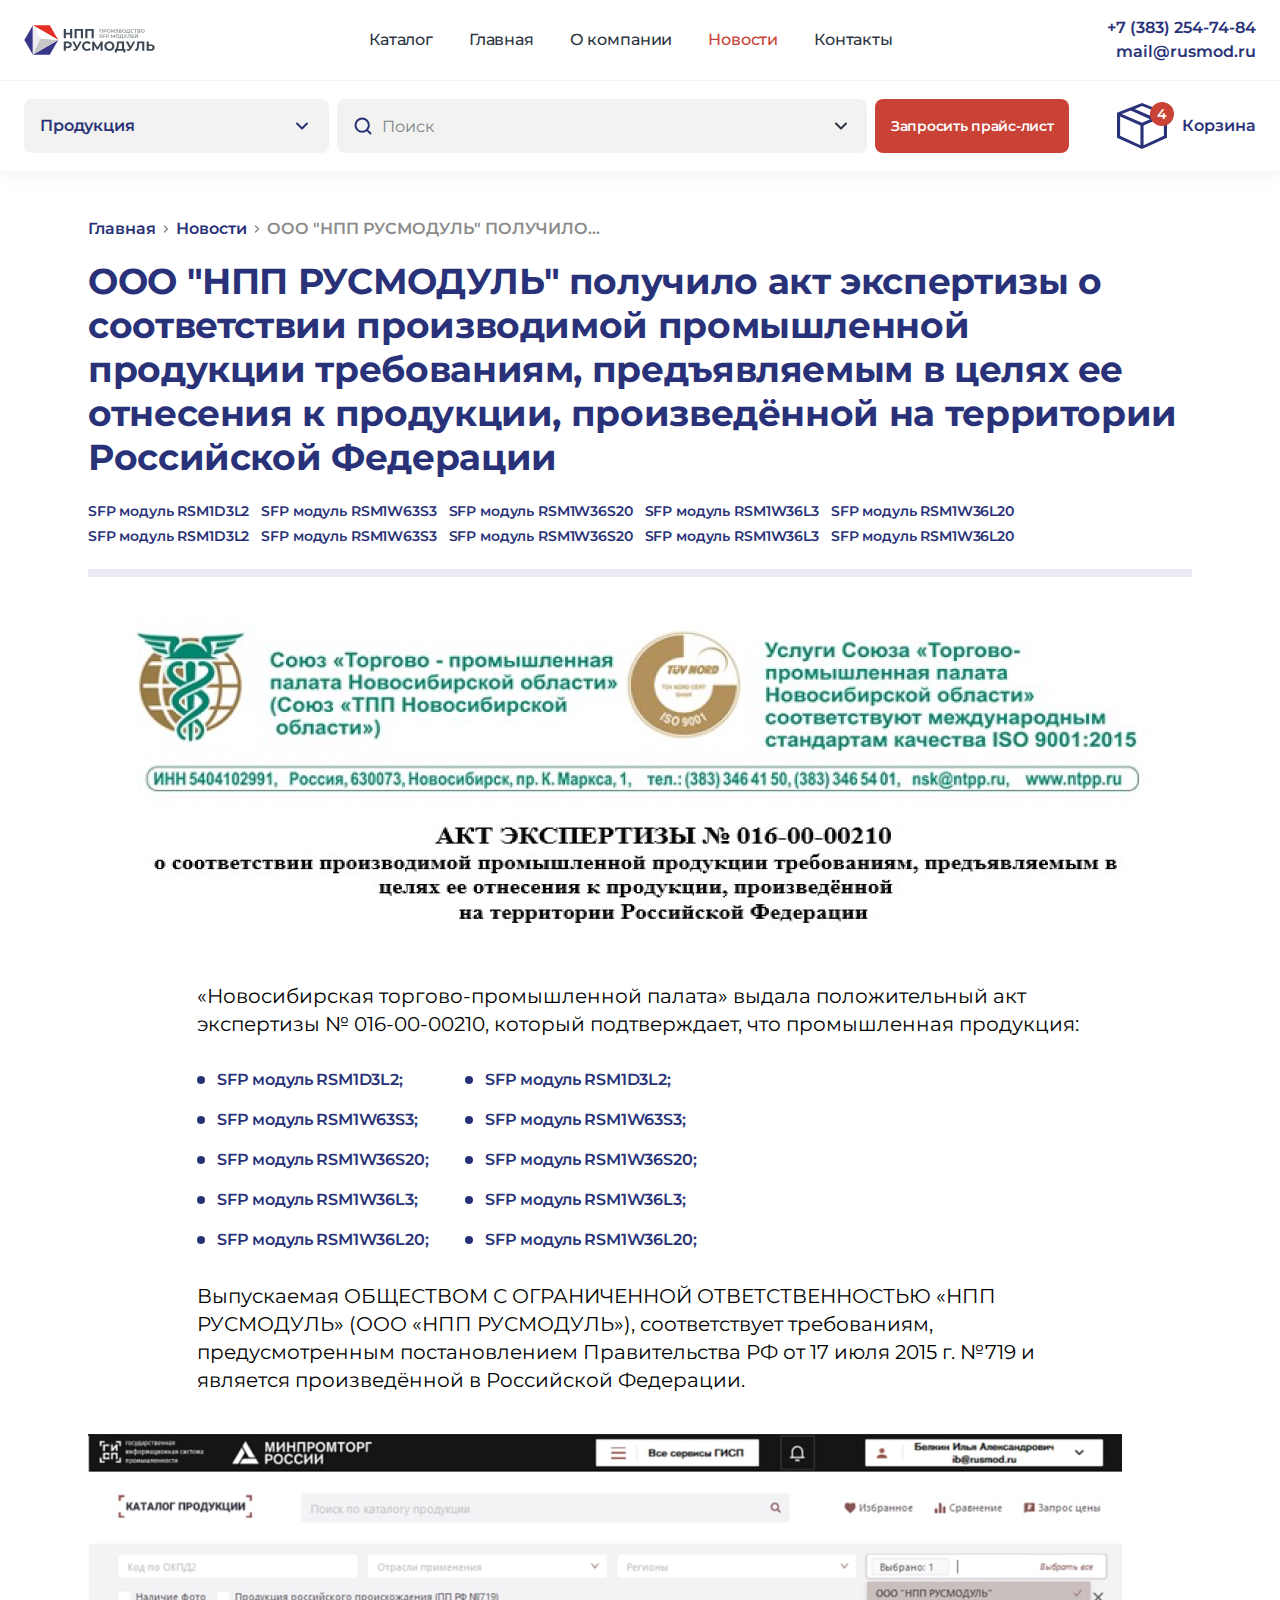
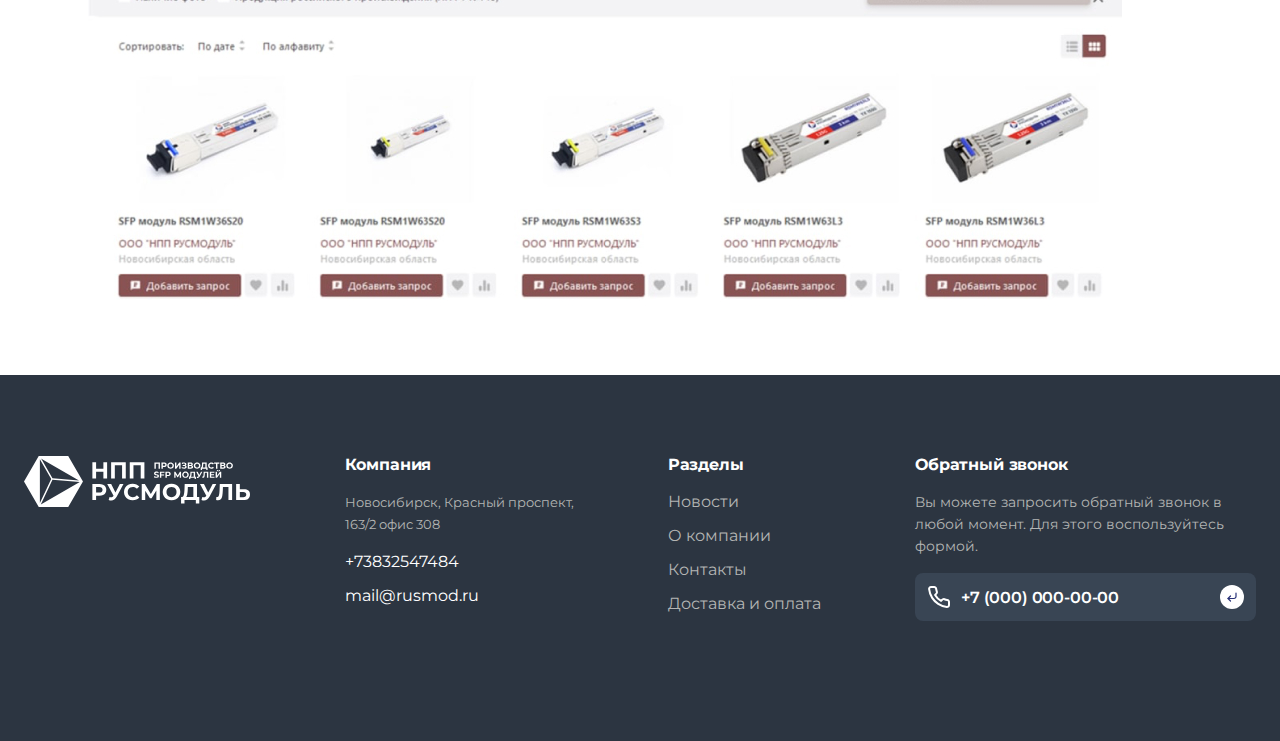
<file: article.html>
<!DOCTYPE html>
<html lang="ru">
	<head>
		<meta http-equiv="Content-Type" content="text/html; charset=utf-8">

		<!-- Адаптирование страницы для мобильных устройств -->
		<meta name="viewport" content="width=device-width, initial-scale=1, maximum-scale=1">

		<!-- Запрет распознования номера телефона -->
		<meta name="format-detection" content="telephone=no">
		<meta name="SKYPE_TOOLBAR" content ="SKYPE_TOOLBAR_PARSER_COMPATIBLE">

		<!-- Заголовок страницы -->
		<title>Заголовок страницы</title>

		<!-- Данное значение часто используют(использовали) поисковые системы -->
		<meta name="description" content="">
		<meta name="keywords" content="">

		<!-- Изменение цвета панели моб. браузера -->
		<meta name="msapplication-TileColor" content="#293278">
		<meta name="theme-color" content="#293278">

		<!-- Подключение шрифтов с гугла -->
		<link rel="preconnect" href="https://fonts.googleapis.com">
		<link rel="preconnect" href="https://fonts.gstatic.com" crossorigin>
		<link href="https://fonts.googleapis.com/css2?family=Montserrat:ital,wght@0,100;0,200;0,300;0,400;0,500;0,600;0,700;0,800;0,900;1,100;1,200;1,300;1,400;1,500;1,600;1,700;1,800;1,900&display=swap" rel="stylesheet">

		<!-- Подключение файлов стилей -->
		<link rel="stylesheet" href="css/swiper-bundle.min.css" async>
		<link rel="stylesheet" href="css/swiper.css" async>
		<link rel="stylesheet" href="css/fancybox.css" async>
		<link rel="stylesheet" href="css/styles.css" async>

		<link rel="stylesheet" href="css/response_1279.css" media="print, (max-width: 1279px)" async>
		<link rel="stylesheet" href="css/response_1023.css" media="print, (max-width: 1023px)" async>
		<link rel="stylesheet" href="css/response_767.css" media="print, (max-width: 767px)" async>
		<link rel="stylesheet" href="css/response_479.css" media="(max-width: 479px)" async>
	</head>

	<body>
		<div class="wrap">
			<div class="main">
				<header>
					<div class="cont row big_w">
						<a href="/" class="logo">
							<img src="images/logo.svg" alt="">
						</a>

						<nav class="menu row">
							<div class="menu_item">
								<a href="/">Каталог</a>
							</div>

							<div class="menu_item">
								<a href="/">Главная</a>
							</div>

							<div class="menu_item">
								<a href="/">О компании</a>
							</div>

							<div class="menu_item">
								<a class="active">Новости</a>
							</div>

							<div class="menu_item">
								<a href="/">Контакты</a>
							</div>
						</nav>

						<div class="contacts">
							<div class="phone">
								<a href="tel:+73832547484">+7 (383) 254-74-84</a>
							</div>

							<div class="email">
								<a href="mailto:mail@rusmod.ru">mail@rusmod.ru</a>
							</div>
						</div>

						<button class="mob_menu_btn">
							<svg class="icon"><use xlink:href="images/sprite.svg#ic_menu"></use></svg>
							<svg class="icon"><use xlink:href="images/sprite.svg#ic_close"></use></svg>
						</button>

						<button class="mob_search_btn">
							<svg class="icon"><use xlink:href="images/sprite.svg#ic_search"></use></svg>
							<svg class="icon"><use xlink:href="images/sprite.svg#ic_close"></use></svg>
						</button>
					</div>

					<div class="line"></div>

					<div class="cont row big_w">
						<div class="mob_categories modal_cont">
							<button class="btn mini_modal_btn" data-modal-id="#categories_modal">
								<svg class="icon"><use xlink:href="images/sprite.svg#ic_menu"></use></svg>
								<svg class="icon"><use xlink:href="images/sprite.svg#ic_catalog"></use></svg>
								<span>Продукция</span>
								<svg class="arr"><use xlink:href="images/sprite.svg#ic_arr_ver"></use></svg>
							</button>

							<div class="mini_modal categories" id="categories_modal">
								<div><a href="/">
									<div class="thumb">
										<img data-src="images/tmp/category_thumb1.png" alt="" class="lazyload">
									</div>

									<div>SFP+</div>

									<div class="arr">
										<svg><use xlink:href="images/sprite.svg#ic_arr_hor"></use></svg>
									</div>
								</a></div>

								<div><a href="/">
									<div class="thumb">
										<img data-src="images/tmp/category_thumb1.png" alt="" class="lazyload">
									</div>

									<div>QSFP+ |40G|</div>

									<div class="arr">
										<svg><use xlink:href="images/sprite.svg#ic_arr_hor"></use></svg>
									</div>
								</a></div>

								<div><a href="/">
									<div class="thumb">
										<img data-src="images/tmp/category_thumb1.png" alt="" class="lazyload">
									</div>

									<div>DICRECT ATTACH CABLE (DAC)</div>

									<div class="arr">
										<svg><use xlink:href="images/sprite.svg#ic_arr_hor"></use></svg>
									</div>
								</a></div>

								<div><a href="/">
									<div class="thumb">
										<img data-src="images/tmp/category_thumb1.png" alt="" class="lazyload">
									</div>

									<div>QSFP28 |100G|</div>

									<div class="arr">
										<svg><use xlink:href="images/sprite.svg#ic_arr_hor"></use></svg>
									</div>
								</a></div>

								<div><a href="/">
									<div class="thumb">
										<img data-src="images/tmp/category_thumb1.png" alt="" class="lazyload">
									</div>

									<div>SFP</div>

									<div class="arr">
										<svg><use xlink:href="images/sprite.svg#ic_arr_hor"></use></svg>
									</div>
								</a></div>
							</div>
						</div>

						<div class="mob_search">
							<div class="title">Найти</div>

							<div class="catalog modal_cont">
								<button class="btn mini_modal_btn" data-modal-id="#catalog_modal">
									<span>Продукция</span>
									<span>Все категории</span>
									<svg class="arr"><use xlink:href="images/sprite.svg#ic_arr_ver"></use></svg>
								</button>

								<div class="mini_modal" id="catalog_modal">
									<div><a href="/">
										<span>SFP+</span>
										<svg class="arr"><use xlink:href="images/sprite.svg#ic_arr_hor"></use></svg>
									</a></div>

									<div><a href="/">
										<svg class="arrow"><use xlink:href="images/sprite.svg#ic_arrow_hor"></use></svg>
										<span>SFP+ |10G| 1 водлокно</span>
										<svg class="arr"><use xlink:href="images/sprite.svg#ic_arr_hor"></use></svg>
									</a></div>

									<div><a href="/">
										<svg class="arrow"><use xlink:href="images/sprite.svg#ic_arrow_hor"></use></svg>
										<span>SFP+ |10G| 2 водлокна</span>
										<svg class="arr"><use xlink:href="images/sprite.svg#ic_arr_hor"></use></svg>
									</a></div>

									<div><a href="/">
										<span>QSFP+ |40G|</span>
										<svg class="arr"><use xlink:href="images/sprite.svg#ic_arr_hor"></use></svg>
									</a></div>

									<div><a href="/">
										<span>DICRECT ATTACH CABLE  (DAC)</span>
										<svg class="arr"><use xlink:href="images/sprite.svg#ic_arr_hor"></use></svg>
									</a></div>

									<div><a href="/">
										<span>QSFP28 |100G|</span>
										<svg class="arr"><use xlink:href="images/sprite.svg#ic_arr_hor"></use></svg>
									</a></div>

									<div><a href="/">
										<span>SFP</span>
										<svg class="arr"><use xlink:href="images/sprite.svg#ic_arr_hor"></use></svg>
									</a></div>

									<div><a href="/">
										<svg class="arrow"><use xlink:href="images/sprite.svg#ic_arrow_hor"></use></svg>
										<span>SFP |1G| 1 водлокно</span>
										<svg class="arr"><use xlink:href="images/sprite.svg#ic_arr_hor"></use></svg>
									</a></div>

									<div><a href="/">
										<svg class="arrow"><use xlink:href="images/sprite.svg#ic_arrow_hor"></use></svg>
										<span>SFP |155М|</span>
										<svg class="arr"><use xlink:href="images/sprite.svg#ic_arr_hor"></use></svg>
									</a></div>

									<div><a href="/">
										<svg class="arrow"><use xlink:href="images/sprite.svg#ic_arrow_hor"></use></svg>
										<span>Медные SFP</span>
										<svg class="arr"><use xlink:href="images/sprite.svg#ic_arr_hor"></use></svg>
									</a></div>

									<div><a href="/">
										<svg class="arrow"><use xlink:href="images/sprite.svg#ic_arrow_hor"></use></svg>
										<span>Медные SFP</span>
										<svg class="arr"><use xlink:href="images/sprite.svg#ic_arr_hor"></use></svg>
									</a></div>
								</div>
							</div>

							<div class="search">
								<form action="">
									<svg class="icon"><use xlink:href="images/sprite.svg#ic_search"></use></svg>

									<input type="text" name="" value="" class="input" placeholder="Поиск">

									<svg class="arr"><use xlink:href="images/sprite.svg#ic_arr_ver"></use></svg>

									<div class="tips">
										<a href="/" class="tip">
											<span>SFP+ модуль, 10G, WDM, TX 1330нм, RX 1270нм, 10 км, LC, RSM10W42L10</span>
											<svg class="arr"><use xlink:href="images/sprite.svg#ic_arr_hor"></use></svg>
										</a>

										<a href="/" class="tip">
											<span>SFP модуль, 155Мбит/с, WDM, TX 1550 нм, RX 1310 нм, 20 км, SC, RSM155W63L20</span>
											<svg class="arr"><use xlink:href="images/sprite.svg#ic_arr_hor"></use></svg>
										</a>

										<a href="/" class="tip">
											<span>SFP модуль, 1.25G, WDM, TX 1550 нм, RX 1310 нм, 40 км, LC, RSM1W63L40</span>
											<svg class="arr"><use xlink:href="images/sprite.svg#ic_arr_hor"></use></svg>
										</a>

										<a href="/" class="tip">
											<span>SFP модуль, 1.25G, WDM, TX 1550 нм, RX 1490 нм, 80 км, SC, RSM1W65S80</span>
											<svg class="arr"><use xlink:href="images/sprite.svg#ic_arr_hor"></use></svg>
										</a>

										<a href="/" class="tip">
											<span>SFP модуль, 155Мбит/с, WDM, TX 1550 нм, RX 1310 нм, 20 км, SC, RSM155W63L20</span>
											<svg class="arr"><use xlink:href="images/sprite.svg#ic_arr_hor"></use></svg>
										</a>

										<a href="/" class="tip">
											<span>SFP модуль, 155Мбит/с, WDM, TX 1550 нм, RX 1310 нм, 20 км, SC, RSM155W63L20</span>
											<svg class="arr"><use xlink:href="images/sprite.svg#ic_arr_hor"></use></svg>
										</a>

										<a href="/" class="tip">
											<span>SFP модуль, 155Мбит/с, WDM, TX 1550 нм, RX 1310 нм, 20 км, SC, RSM155W63L20</span>
											<svg class="arr"><use xlink:href="images/sprite.svg#ic_arr_hor"></use></svg>
										</a>
									</div>
								</form>
							</div>
						</div>

						<button class="get_prices_btn modal_btn" data-modal="#get_prices_modal">Запросить прайс-лист</button>

						<a href="/" class="cart_link">
							<div class="icon">
								<svg><use xlink:href="images/sprite.svg#ic_cart"></use></svg>
								<span>4</span>
							</div>

							<div>Корзина</div>
						</a>
					</div>
				</header>


				<section class="mob_menu">
					<div class="scroll">
						<div class="menu">
							<div class="menu_item">
								<a href="/">Каталог</a>
							</div>

							<div class="menu_item">
								<a href="/">Главная</a>
							</div>

							<div class="menu_item">
								<a class="active">О компании</a>
							</div>

							<div class="menu_item">
								<a href="/">Новости</a>
							</div>

							<div class="menu_item">
								<a href="/">Контакты</a>
							</div>
						</div>

						<div class="contacts">
							<div class="phone">
								<a href="tel:+73832547484">+7 (383) 254-74-84</a>
							</div>

							<div class="email">
								<a href="mailto:mail@rusmod.ru">mail@rusmod.ru</a>
							</div>
						</div>
					</div>
				</section>


				<section class="page_head middle_m">
					<div class="cont">
						<div class="breadcrumbs">
							<a href="/">Главная</a>
							<svg class="sep"><use xlink:href="images/sprite.svg#ic_arr_hor"></use></svg>

							<a href="/">Новости</a>
							<svg class="sep"><use xlink:href="images/sprite.svg#ic_arr_hor"></use></svg>

							<span class="current">ООО "НПП РУСМОДУЛЬ" ПОЛУЧИЛО...</span>
						</div>

						<h1 class="page_title small">ООО "НПП РУСМОДУЛЬ" получило акт экспертизы о соответствии производимой промышленной продукции требованиям, предъявляемым в целях ее отнесения к продукции, произведённой на территории Российской Федерации</h1>

						<div class="modules">
							<div><a href="/">SFP модуль RSM1D3L2</a></div>
							<div><a href="/">SFP модуль RSM1W63S3</a></div>
							<div><a href="/">SFP модуль RSM1W36S20</a></div>
							<div><a href="/">SFP модуль RSM1W36L3</a></div>
							<div><a href="/">SFP модуль RSM1W36L20</a></div>
							<div><a href="/">SFP модуль RSM1D3L2</a></div>
							<div><a href="/">SFP модуль RSM1W63S3</a></div>
							<div><a href="/">SFP модуль RSM1W36S20</a></div>
							<div><a href="/">SFP модуль RSM1W36L3</a></div>
							<div><a href="/">SFP модуль RSM1W36L20</a></div>
						</div>

						<div class="line"></div>
					</div>
				</section>


				<section class="article_info block">
					<div class="cont">
						<div class="text_block">
							<img src="images/tmp/article_info.jpg" alt="">

							<div class="narrowly">
								<p>«Новосибирская торгово-промышленной палата» выдала положительный акт экспертизы № 016-00-00210, который подтверждает, что промышленная продукция:</p>

								<div class="cols">
									<div class="col">
										<ul>
											<li><a href="/">SFP модуль RSM1D3L2;</a></li>
											<li><a href="/">SFP модуль RSM1W63S3;</a></li>
											<li><a href="/">SFP модуль RSM1W36S20;</a></li>
											<li><a href="/">SFP модуль RSM1W36L3;</a></li>
											<li><a href="/">SFP модуль RSM1W36L20;</a></li>
										</ul>
									</div>

									<div class="col">
										<ul>
											<li><a href="/">SFP модуль RSM1D3L2;</a></li>
											<li><a href="/">SFP модуль RSM1W63S3;</a></li>
											<li><a href="/">SFP модуль RSM1W36S20;</a></li>
											<li><a href="/">SFP модуль RSM1W36L3;</a></li>
											<li><a href="/">SFP модуль RSM1W36L20;</a></li>
										</ul>
									</div>
								</div>

								<p>Выпускаемая ОБЩЕСТВОМ С ОГРАНИЧЕННОЙ ОТВЕТСТВЕННОСТЬЮ «НПП РУСМОДУЛЬ» (ООО «НПП РУСМОДУЛЬ»), соответствует требованиям, предусмотренным постановлением Правительства РФ от 17 июля 2015 г. №719 и является произведённой в Российской Федерации.</p>
							</div>

							<img src="images/tmp/gisp_site_img.jpg" alt="">
						</div>
					</div>
				</section>
			</div>


			<footer>
				<div class="cont row big_w">
					<div class="logo">
						<img src="images/logo_white.svg" alt="">
					</div>

					<div class="contacts">
						<div class="title">Компания</div>

						<div class="location">Новосибирск, Красный проспект,<br> 163/2 офис 308</div>

						<div class="phone">
							<a href="tel:+73832547484">+73832547484</a>
						</div>

						<div class="email">
							<a href="mailto:mail@rusmod.ru">mail@rusmod.ru</a>
						</div>
					</div>

					<div class="links">
						<div class="title">Разделы</div>

						<div class="items">
							<div><a href="/">Новости</a></div>
							<div><a href="/">О компании</a></div>
							<div><a href="/">Контакты</a></div>
							<div><a href="/">Доставка и оплата</a></div>
						</div>
					</div>

					<div class="callback">
						<div class="title">Обратный звонок</div>

						<div class="desc">Вы можете запросить обратный звонок в любой момент. Для этого воспользуйтесь формой.</div>

						<form action="">
							<svg class="icon"><use xlink:href="images/sprite.svg#ic_phone"></use></svg>

							<input type="tel" name="" value="" class="input" placeholder="+7 (000) 000-00-00">

							<button type="submit" class="submit_btn">
								<svg><use xlink:href="images/sprite.svg#ic_send_arrow"></use></svg>
							</button>
						</form>
					</div>
				</div>
			</footer>
		</div>


		<div class="supports_error">
			Ваш браузер устарел рекомендуем обновить его до последней версии<br> или использовать другой более современный.
		</div>


		<section class="modal" id="get_prices_modal">
			<div class="modal_title">Запросить прайс-лист</div>

			<form action="" class="form">
				<div class="line">
					<div class="label">Ваша имя</div>

					<div class="field">
						<input type="text" name="" value="" class="input" placeholder="Например, Евгений">
					</div>
				</div>

				<div class="line error">
					<div class="label">Email</div>

					<div class="field">
						<input type="text" name="" value="" class="input" placeholder="Например, exemple@email.com">

						<button type="button" class="clear_btn">
							<svg class="icon"><use xlink:href="images/sprite.svg#ic_close"></use></svg>
						</button>
					</div>

					<div class="error_text">Некорректный email</div>
				</div>

				<div class="line">
					<div class="label">Номер телефона</div>

					<div class="field">
						<input type="tel" name="" value="" class="input" placeholder="Введите номер телефона">
					</div>
				</div>

				<div class="line">
					<div class="label">Название компании</div>

					<div class="field">
						<input type="text" name="" value="" class="input" placeholder='Например, ООО "Электросистемы"'>
					</div>
				</div>

				<div class="line price_list">
					<div class="field">
						<img src="images/ic_xls.svg" alt="">
						<span>прайс_лист.xls</span>
					</div>
				</div>

				<div class="line agree">
					<label>
						<input type="checkbox" name="agree" checked>

						<div class="check">
							<svg><use xlink:href="images/sprite.svg#ic_check"></use></svg>
						</div>

						<div>Я соглсен(-а) на обработку персональных данных</div>
					</label>
				</div>

				<div class="submit">
					<button type="submit" class="submit_btn" disabled>Запросить</button>
				</div>
			</form>
		</section>


		<!-- Подключение javascript файлов -->
		<script src="js/jquery-3.5.0.min.js"></script>
		<script src="js/swiper-bundle.min.js"></script>
		<script src="js/inputmask.min.js"></script>
		<script src="js/fancybox.min.js"></script>
		<script src="js/functions.js"></script>
		<script src="js/scripts.js"></script>
	</body>
</html>
</file>
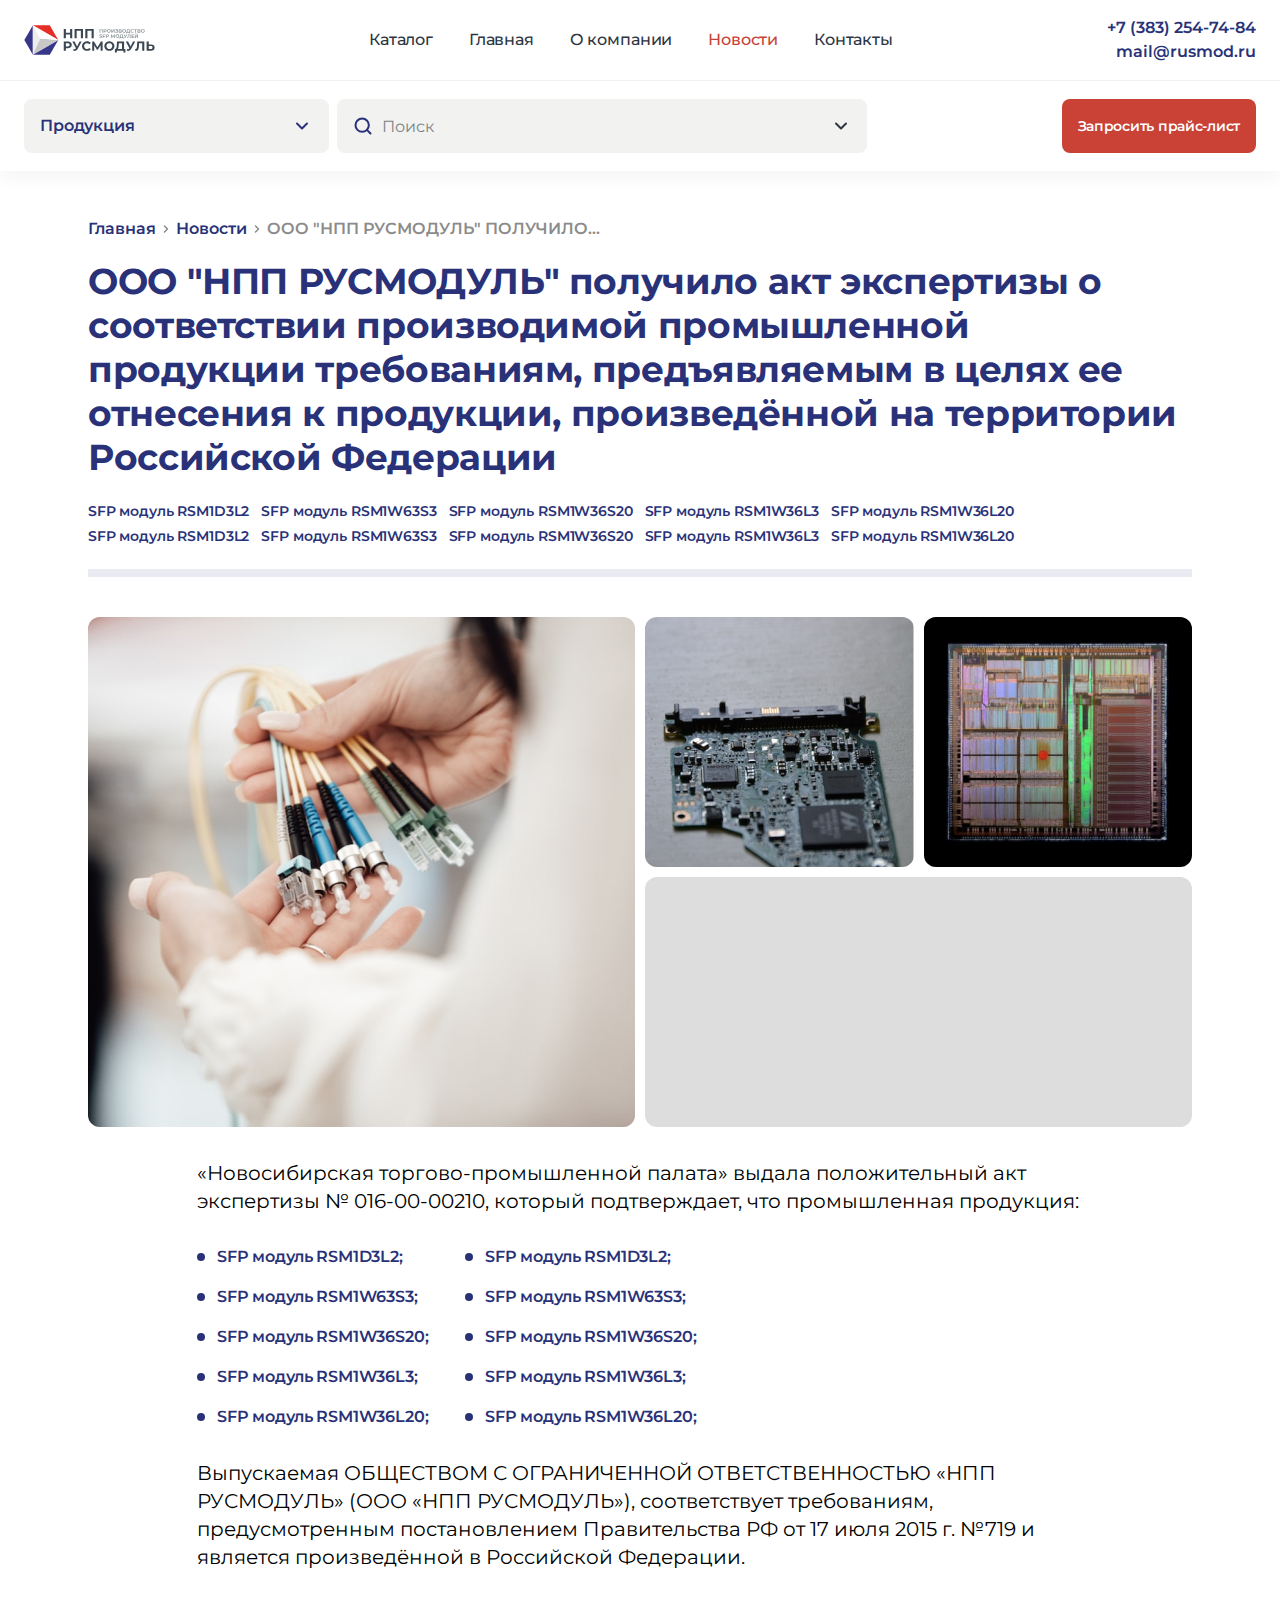
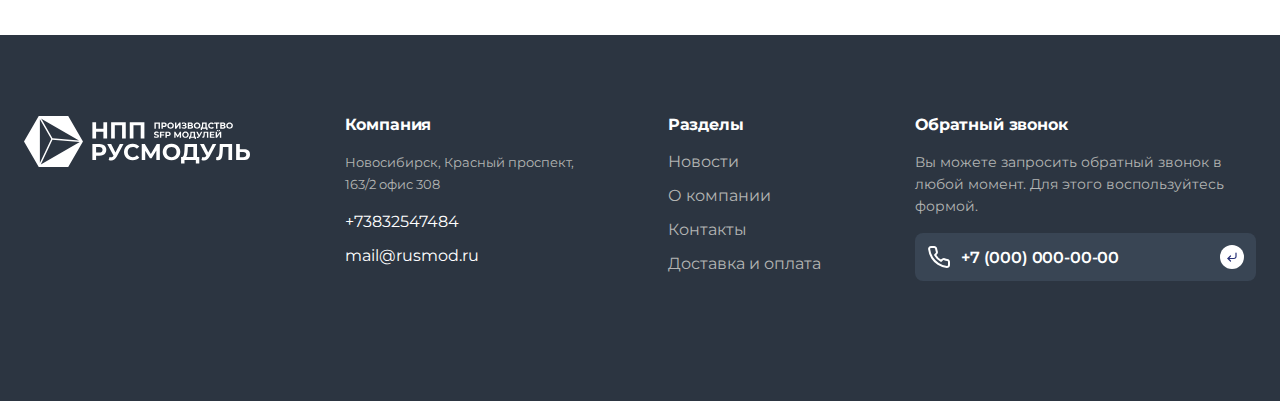
<file: article2.html>
<!DOCTYPE html>
<html lang="ru">
	<head>
		<meta http-equiv="Content-Type" content="text/html; charset=utf-8">

		<!-- Адаптирование страницы для мобильных устройств -->
		<meta name="viewport" content="width=device-width, initial-scale=1, maximum-scale=1">

		<!-- Запрет распознования номера телефона -->
		<meta name="format-detection" content="telephone=no">
		<meta name="SKYPE_TOOLBAR" content ="SKYPE_TOOLBAR_PARSER_COMPATIBLE">

		<!-- Заголовок страницы -->
		<title>Заголовок страницы</title>

		<!-- Данное значение часто используют(использовали) поисковые системы -->
		<meta name="description" content="">
		<meta name="keywords" content="">

		<!-- Изменение цвета панели моб. браузера -->
		<meta name="msapplication-TileColor" content="#293278">
		<meta name="theme-color" content="#293278">

		<!-- Подключение шрифтов с гугла -->
		<link rel="preconnect" href="https://fonts.googleapis.com">
		<link rel="preconnect" href="https://fonts.gstatic.com" crossorigin>
		<link href="https://fonts.googleapis.com/css2?family=Montserrat:ital,wght@0,100;0,200;0,300;0,400;0,500;0,600;0,700;0,800;0,900;1,100;1,200;1,300;1,400;1,500;1,600;1,700;1,800;1,900&display=swap" rel="stylesheet">

		<!-- Подключение файлов стилей -->
		<link rel="stylesheet" href="css/swiper-bundle.min.css" async>
		<link rel="stylesheet" href="css/swiper.css" async>
		<link rel="stylesheet" href="css/fancybox.css" async>
		<link rel="stylesheet" href="css/styles.css" async>

		<link rel="stylesheet" href="css/response_1279.css" media="print, (max-width: 1279px)" async>
		<link rel="stylesheet" href="css/response_1023.css" media="print, (max-width: 1023px)" async>
		<link rel="stylesheet" href="css/response_767.css" media="print, (max-width: 767px)" async>
		<link rel="stylesheet" href="css/response_479.css" media="(max-width: 479px)" async>
	</head>

	<body>
		<div class="wrap">
			<div class="main">
				<header>
					<div class="cont row big_w">
						<a href="/" class="logo">
							<img src="images/logo.svg" alt="">
						</a>

						<nav class="menu row">
							<div class="menu_item">
								<a href="/">Каталог</a>
							</div>

							<div class="menu_item">
								<a href="/">Главная</a>
							</div>

							<div class="menu_item">
								<a href="/">О компании</a>
							</div>

							<div class="menu_item">
								<a class="active">Новости</a>
							</div>

							<div class="menu_item">
								<a href="/">Контакты</a>
							</div>
						</nav>

						<div class="contacts">
							<div class="phone">
								<a href="tel:+73832547484">+7 (383) 254-74-84</a>
							</div>

							<div class="email">
								<a href="mailto:mail@rusmod.ru">mail@rusmod.ru</a>
							</div>
						</div>

						<button class="mob_menu_btn">
							<svg class="icon"><use xlink:href="images/sprite.svg#ic_menu"></use></svg>
							<svg class="icon"><use xlink:href="images/sprite.svg#ic_close"></use></svg>
						</button>
					</div>

					<div class="line"></div>

					<div class="cont row big_w">
						<div class="mob_categories modal_cont">
							<button class="btn mini_modal_btn" data-modal-id="#categories_modal">
								<svg class="icon"><use xlink:href="images/sprite.svg#ic_menu"></use></svg>
								<svg class="icon"><use xlink:href="images/sprite.svg#ic_catalog"></use></svg>
								<span>Продукция</span>
								<svg class="arr"><use xlink:href="images/sprite.svg#ic_arr_ver"></use></svg>
							</button>

							<div class="mini_modal categories" id="categories_modal">
								<div><a href="/">
									<div class="thumb">
										<img data-src="images/tmp/category_thumb1.png" alt="" class="lazyload">
									</div>

									<div>SFP+</div>

									<div class="arr">
										<svg><use xlink:href="images/sprite.svg#ic_arr_hor"></use></svg>
									</div>
								</a></div>

								<div><a href="/">
									<div class="thumb">
										<img data-src="images/tmp/category_thumb1.png" alt="" class="lazyload">
									</div>

									<div>QSFP+ |40G|</div>

									<div class="arr">
										<svg><use xlink:href="images/sprite.svg#ic_arr_hor"></use></svg>
									</div>
								</a></div>

								<div><a href="/">
									<div class="thumb">
										<img data-src="images/tmp/category_thumb1.png" alt="" class="lazyload">
									</div>

									<div>DICRECT ATTACH CABLE (DAC)</div>

									<div class="arr">
										<svg><use xlink:href="images/sprite.svg#ic_arr_hor"></use></svg>
									</div>
								</a></div>

								<div><a href="/">
									<div class="thumb">
										<img data-src="images/tmp/category_thumb1.png" alt="" class="lazyload">
									</div>

									<div>QSFP28 |100G|</div>

									<div class="arr">
										<svg><use xlink:href="images/sprite.svg#ic_arr_hor"></use></svg>
									</div>
								</a></div>

								<div><a href="/">
									<div class="thumb">
										<img data-src="images/tmp/category_thumb1.png" alt="" class="lazyload">
									</div>

									<div>SFP</div>

									<div class="arr">
										<svg><use xlink:href="images/sprite.svg#ic_arr_hor"></use></svg>
									</div>
								</a></div>
							</div>
						</div>

						<button class="mob_search_btn">
							<svg class="icon"><use xlink:href="images/sprite.svg#ic_search"></use></svg>
							<svg class="icon"><use xlink:href="images/sprite.svg#ic_close"></use></svg>
						</button>

						<div class="mob_search">
							<div class="title">Найти</div>

							<div class="catalog modal_cont">
								<button class="btn mini_modal_btn" data-modal-id="#catalog_modal">
									<span>Продукция</span>
									<span>Все категории</span>
									<svg class="arr"><use xlink:href="images/sprite.svg#ic_arr_ver"></use></svg>
								</button>

								<div class="mini_modal" id="catalog_modal">
									<div><a href="/">
										<span>SFP+</span>
										<svg class="arr"><use xlink:href="images/sprite.svg#ic_arr_hor"></use></svg>
									</a></div>

									<div><a href="/">
										<svg class="arrow"><use xlink:href="images/sprite.svg#ic_arrow_hor"></use></svg>
										<span>SFP+ |10G| 1 водлокно</span>
										<svg class="arr"><use xlink:href="images/sprite.svg#ic_arr_hor"></use></svg>
									</a></div>

									<div><a href="/">
										<svg class="arrow"><use xlink:href="images/sprite.svg#ic_arrow_hor"></use></svg>
										<span>SFP+ |10G| 2 водлокна</span>
										<svg class="arr"><use xlink:href="images/sprite.svg#ic_arr_hor"></use></svg>
									</a></div>

									<div><a href="/">
										<span>QSFP+ |40G|</span>
										<svg class="arr"><use xlink:href="images/sprite.svg#ic_arr_hor"></use></svg>
									</a></div>

									<div><a href="/">
										<span>DICRECT ATTACH CABLE  (DAC)</span>
										<svg class="arr"><use xlink:href="images/sprite.svg#ic_arr_hor"></use></svg>
									</a></div>

									<div><a href="/">
										<span>QSFP28 |100G|</span>
										<svg class="arr"><use xlink:href="images/sprite.svg#ic_arr_hor"></use></svg>
									</a></div>

									<div><a href="/">
										<span>SFP</span>
										<svg class="arr"><use xlink:href="images/sprite.svg#ic_arr_hor"></use></svg>
									</a></div>

									<div><a href="/">
										<svg class="arrow"><use xlink:href="images/sprite.svg#ic_arrow_hor"></use></svg>
										<span>SFP |1G| 1 водлокно</span>
										<svg class="arr"><use xlink:href="images/sprite.svg#ic_arr_hor"></use></svg>
									</a></div>

									<div><a href="/">
										<svg class="arrow"><use xlink:href="images/sprite.svg#ic_arrow_hor"></use></svg>
										<span>SFP |155М|</span>
										<svg class="arr"><use xlink:href="images/sprite.svg#ic_arr_hor"></use></svg>
									</a></div>

									<div><a href="/">
										<svg class="arrow"><use xlink:href="images/sprite.svg#ic_arrow_hor"></use></svg>
										<span>Медные SFP</span>
										<svg class="arr"><use xlink:href="images/sprite.svg#ic_arr_hor"></use></svg>
									</a></div>

									<div><a href="/">
										<svg class="arrow"><use xlink:href="images/sprite.svg#ic_arrow_hor"></use></svg>
										<span>Медные SFP</span>
										<svg class="arr"><use xlink:href="images/sprite.svg#ic_arr_hor"></use></svg>
									</a></div>
								</div>
							</div>

							<div class="search">
								<form action="">
									<svg class="icon"><use xlink:href="images/sprite.svg#ic_search"></use></svg>

									<input type="text" name="" value="" class="input" placeholder="Поиск">

									<svg class="arr"><use xlink:href="images/sprite.svg#ic_arr_ver"></use></svg>

									<div class="tips">
										<a href="/" class="tip">
											<span>SFP+ модуль, 10G, WDM, TX 1330нм, RX 1270нм, 10 км, LC, RSM10W42L10</span>
											<svg class="arr"><use xlink:href="images/sprite.svg#ic_arr_hor"></use></svg>
										</a>

										<a href="/" class="tip">
											<span>SFP модуль, 155Мбит/с, WDM, TX 1550 нм, RX 1310 нм, 20 км, SC, RSM155W63L20</span>
											<svg class="arr"><use xlink:href="images/sprite.svg#ic_arr_hor"></use></svg>
										</a>

										<a href="/" class="tip">
											<span>SFP модуль, 1.25G, WDM, TX 1550 нм, RX 1310 нм, 40 км, LC, RSM1W63L40</span>
											<svg class="arr"><use xlink:href="images/sprite.svg#ic_arr_hor"></use></svg>
										</a>

										<a href="/" class="tip">
											<span>SFP модуль, 1.25G, WDM, TX 1550 нм, RX 1490 нм, 80 км, SC, RSM1W65S80</span>
											<svg class="arr"><use xlink:href="images/sprite.svg#ic_arr_hor"></use></svg>
										</a>

										<a href="/" class="tip">
											<span>SFP модуль, 155Мбит/с, WDM, TX 1550 нм, RX 1310 нм, 20 км, SC, RSM155W63L20</span>
											<svg class="arr"><use xlink:href="images/sprite.svg#ic_arr_hor"></use></svg>
										</a>

										<a href="/" class="tip">
											<span>SFP модуль, 155Мбит/с, WDM, TX 1550 нм, RX 1310 нм, 20 км, SC, RSM155W63L20</span>
											<svg class="arr"><use xlink:href="images/sprite.svg#ic_arr_hor"></use></svg>
										</a>

										<a href="/" class="tip">
											<span>SFP модуль, 155Мбит/с, WDM, TX 1550 нм, RX 1310 нм, 20 км, SC, RSM155W63L20</span>
											<svg class="arr"><use xlink:href="images/sprite.svg#ic_arr_hor"></use></svg>
										</a>
									</div>
								</form>
							</div>
						</div>

						<button class="get_prices_btn modal_btn" data-modal="#get_prices_modal">Запросить прайс-лист</button>
					</div>
				</header>


				<section class="mob_menu">
					<div class="scroll">
						<div class="menu">
							<div class="menu_item">
								<a href="/">Каталог</a>
							</div>

							<div class="menu_item">
								<a href="/">Главная</a>
							</div>

							<div class="menu_item">
								<a class="active">О компании</a>
							</div>

							<div class="menu_item">
								<a href="/">Новости</a>
							</div>

							<div class="menu_item">
								<a href="/">Контакты</a>
							</div>
						</div>

						<div class="contacts">
							<div class="phone">
								<a href="tel:+73832547484">+7 (383) 254-74-84</a>
							</div>

							<div class="email">
								<a href="mailto:mail@rusmod.ru">mail@rusmod.ru</a>
							</div>
						</div>
					</div>
				</section>


				<section class="page_head middle_m">
					<div class="cont">
						<div class="breadcrumbs">
							<a href="/">Главная</a>
							<svg class="sep"><use xlink:href="images/sprite.svg#ic_arr_hor"></use></svg>

							<a href="/">Новости</a>
							<svg class="sep"><use xlink:href="images/sprite.svg#ic_arr_hor"></use></svg>

							<span class="current">ООО "НПП РУСМОДУЛЬ" ПОЛУЧИЛО...</span>
						</div>

						<h1 class="page_title small">ООО "НПП РУСМОДУЛЬ" получило акт экспертизы о соответствии производимой промышленной продукции требованиям, предъявляемым в целях ее отнесения к продукции, произведённой на территории Российской Федерации</h1>

						<div class="modules">
							<div><a href="/">SFP модуль RSM1D3L2</a></div>
							<div><a href="/">SFP модуль RSM1W63S3</a></div>
							<div><a href="/">SFP модуль RSM1W36S20</a></div>
							<div><a href="/">SFP модуль RSM1W36L3</a></div>
							<div><a href="/">SFP модуль RSM1W36L20</a></div>
							<div><a href="/">SFP модуль RSM1D3L2</a></div>
							<div><a href="/">SFP модуль RSM1W63S3</a></div>
							<div><a href="/">SFP модуль RSM1W36S20</a></div>
							<div><a href="/">SFP модуль RSM1W36L3</a></div>
							<div><a href="/">SFP модуль RSM1W36L20</a></div>
						</div>

						<div class="line"></div>
					</div>
				</section>


				<section class="article_info block">
					<div class="cont">
						<div class="text_block">
							<div class="gallery">
								<div class="grid">
									<a href="images/tmp/gallery_grid_thumb.jpg" class="item fancy_img first">
										<img data-src="images/tmp/gallery_grid_thumb.jpg" alt="" class="lazyload">
									</a>

									<a href="images/tmp/gallery_grid_thumb2.jpg" class="item fancy_img">
										<img data-src="images/tmp/gallery_grid_thumb2.jpg" alt="" class="lazyload">
									</a>

									<a href="images/tmp/gallery_grid_thumb3.jpg" class="item fancy_img">
										<img data-src="images/tmp/gallery_grid_thumb3.jpg" alt="" class="lazyload">
									</a>

									<a href="images/tmp/gallery_grid_thumb4.jpg" class="item fancy_img last">
										<img data-src="images/tmp/gallery_grid_thumb4.jpg" alt="" class="lazyload">
									</a>
								</div>
							</div>

							<div class="narrowly">
								<p>«Новосибирская торгово-промышленной палата» выдала положительный акт экспертизы № 016-00-00210, который подтверждает, что промышленная продукция:</p>

								<div class="cols">
									<div class="col">
										<ul>
											<li>SFP модуль RSM1D3L2;</li>
											<li>SFP модуль RSM1W63S3;</li>
											<li>SFP модуль RSM1W36S20;</li>
											<li>SFP модуль RSM1W36L3;</li>
											<li>SFP модуль RSM1W36L20;</li>
										</ul>
									</div>

									<div class="col">
										<ul>
											<li>SFP модуль RSM1D3L2;</li>
											<li>SFP модуль RSM1W63S3;</li>
											<li>SFP модуль RSM1W36S20;</li>
											<li>SFP модуль RSM1W36L3;</li>
											<li>SFP модуль RSM1W36L20;</li>
										</ul>
									</div>
								</div>

								<p>Выпускаемая ОБЩЕСТВОМ С ОГРАНИЧЕННОЙ ОТВЕТСТВЕННОСТЬЮ «НПП РУСМОДУЛЬ» (ООО «НПП РУСМОДУЛЬ»), соответствует требованиям, предусмотренным постановлением Правительства РФ от 17 июля 2015 г. №719 и является произведённой в Российской Федерации.</p>
							</div>
						</div>
					</div>
				</section>
			</div>


			<footer>
				<div class="cont row big_w">
					<div class="logo">
						<img src="images/logo_white.svg" alt="">
					</div>

					<div class="contacts">
						<div class="title">Компания</div>

						<div class="location">Новосибирск, Красный проспект,<br> 163/2 офис 308</div>

						<div class="phone">
							<a href="tel:+73832547484">+73832547484</a>
						</div>

						<div class="email">
							<a href="mailto:mail@rusmod.ru">mail@rusmod.ru</a>
						</div>
					</div>

					<div class="links">
						<div class="title">Разделы</div>

						<div class="items">
							<div><a href="/">Новости</a></div>
							<div><a href="/">О компании</a></div>
							<div><a href="/">Контакты</a></div>
							<div><a href="/">Доставка и оплата</a></div>
						</div>
					</div>

					<div class="callback">
						<div class="title">Обратный звонок</div>

						<div class="desc">Вы можете запросить обратный звонок в любой момент. Для этого воспользуйтесь формой.</div>

						<form action="">
							<svg class="icon"><use xlink:href="images/sprite.svg#ic_phone"></use></svg>

							<input type="tel" name="" value="" class="input" placeholder="+7 (000) 000-00-00">

							<button type="submit" class="submit_btn">
								<svg><use xlink:href="images/sprite.svg#ic_send_arrow"></use></svg>
							</button>
						</form>
					</div>
				</div>
			</footer>
		</div>


		<div class="supports_error">
			Ваш браузер устарел рекомендуем обновить его до последней версии<br> или использовать другой более современный.
		</div>


		<section class="modal" id="get_prices_modal">
			<div class="modal_title">Запросить прайс-лист</div>

			<form action="" class="form">
				<div class="line">
					<div class="label">Ваша имя</div>

					<div class="field">
						<input type="text" name="" value="" class="input" placeholder="Например, Евгений">
					</div>
				</div>

				<div class="line error">
					<div class="label">Email</div>

					<div class="field">
						<input type="text" name="" value="" class="input" placeholder="Например, exemple@email.com">

						<button type="button" class="clear_btn">
							<svg class="icon"><use xlink:href="images/sprite.svg#ic_close"></use></svg>
						</button>
					</div>

					<div class="error_text">Некорректный email</div>
				</div>

				<div class="line">
					<div class="label">Номер телефона</div>

					<div class="field">
						<input type="tel" name="" value="" class="input" placeholder="Введите номер телефона">
					</div>
				</div>

				<div class="line">
					<div class="label">Название компании</div>

					<div class="field">
						<input type="text" name="" value="" class="input" placeholder='Например, ООО "Электросистемы"'>
					</div>
				</div>

				<div class="line price_list">
					<div class="field">
						<img src="images/ic_xls.svg" alt="">
						<span>прайс_лист.xls</span>
					</div>
				</div>

				<div class="line agree">
					<label>
						<input type="checkbox" name="agree" checked>

						<div class="check">
							<svg><use xlink:href="images/sprite.svg#ic_check"></use></svg>
						</div>

						<div>Я соглсен(-а) на обработку персональных данных</div>
					</label>
				</div>

				<div class="submit">
					<button type="submit" class="submit_btn" disabled>Запросить</button>
				</div>
			</form>
		</section>


		<!-- Подключение javascript файлов -->
		<script src="js/jquery-3.5.0.min.js"></script>
		<script src="js/swiper-bundle.min.js"></script>
		<script src="js/inputmask.min.js"></script>
		<script src="js/fancybox.min.js"></script>
		<script src="js/functions.js"></script>
		<script src="js/scripts.js"></script>
	</body>
</html>
</file>
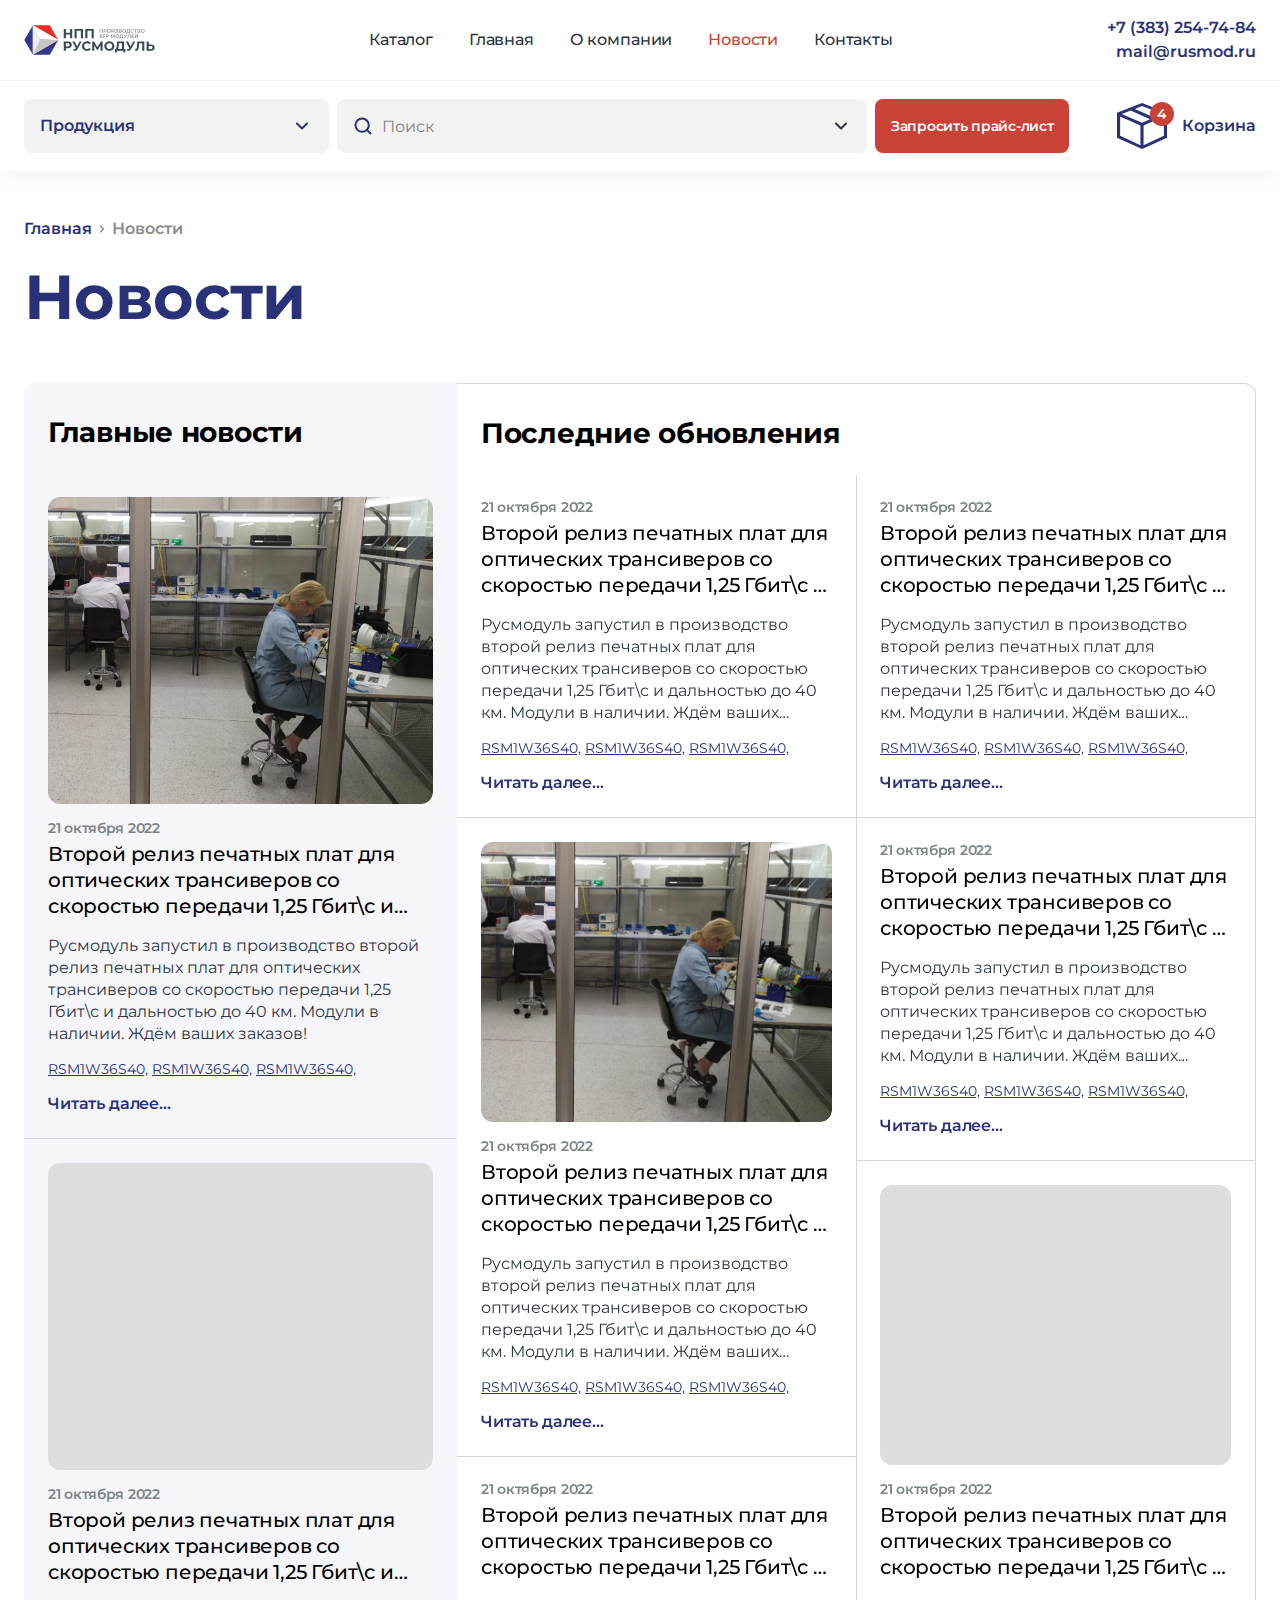
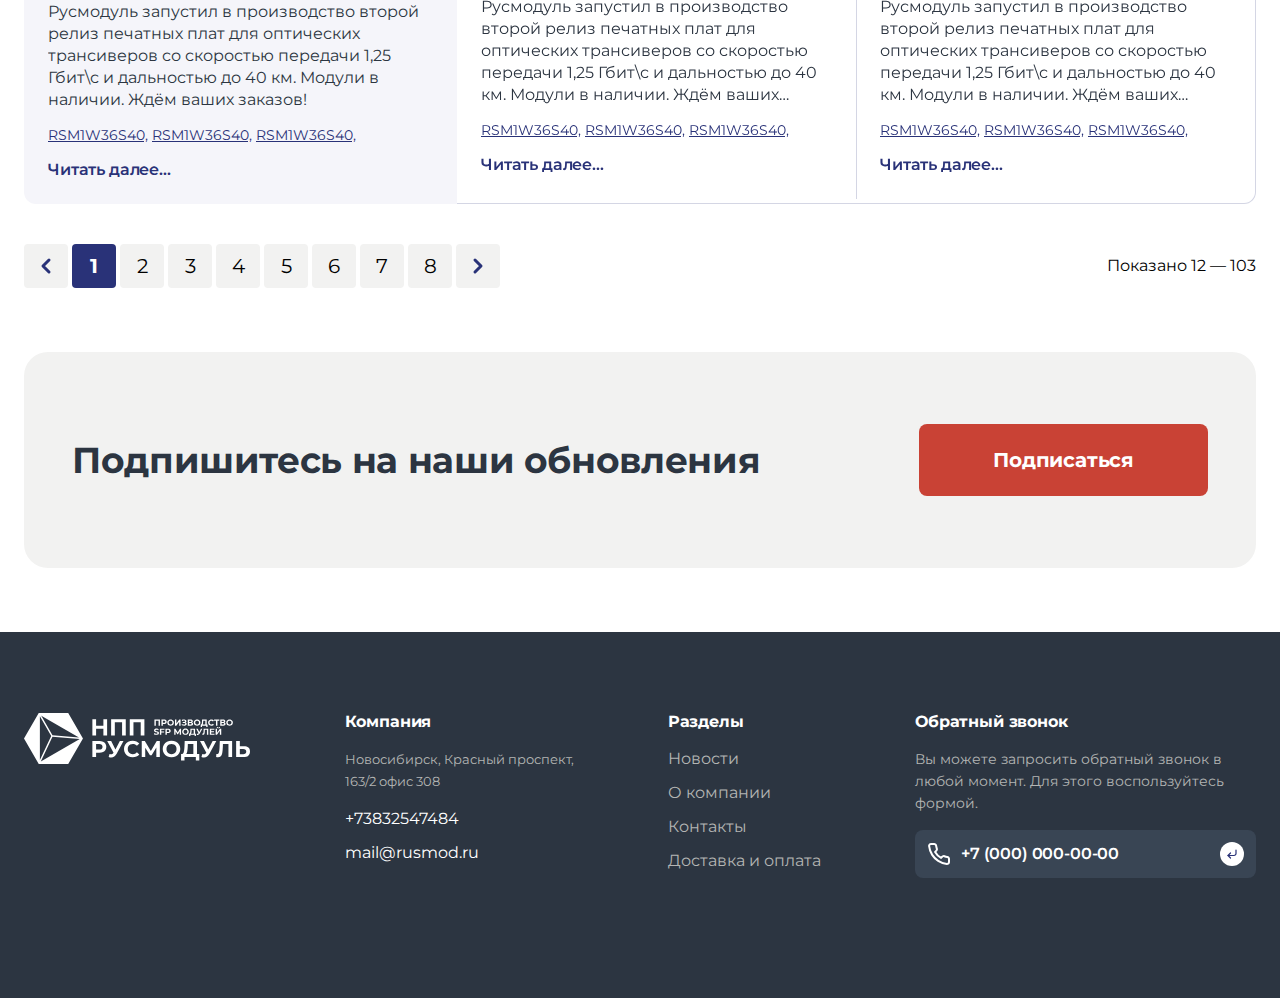
<file: articles.html>
<!DOCTYPE html>
<html lang="ru">
	<head>
		<meta http-equiv="Content-Type" content="text/html; charset=utf-8">

		<!-- Адаптирование страницы для мобильных устройств -->
		<meta name="viewport" content="width=device-width, initial-scale=1, maximum-scale=1">

		<!-- Запрет распознования номера телефона -->
		<meta name="format-detection" content="telephone=no">
		<meta name="SKYPE_TOOLBAR" content ="SKYPE_TOOLBAR_PARSER_COMPATIBLE">

		<!-- Заголовок страницы -->
		<title>Заголовок страницы</title>

		<!-- Данное значение часто используют(использовали) поисковые системы -->
		<meta name="description" content="">
		<meta name="keywords" content="">

		<!-- Изменение цвета панели моб. браузера -->
		<meta name="msapplication-TileColor" content="#293278">
		<meta name="theme-color" content="#293278">

		<!-- Подключение шрифтов с гугла -->
		<link rel="preconnect" href="https://fonts.googleapis.com">
		<link rel="preconnect" href="https://fonts.gstatic.com" crossorigin>
		<link href="https://fonts.googleapis.com/css2?family=Montserrat:ital,wght@0,100;0,200;0,300;0,400;0,500;0,600;0,700;0,800;0,900;1,100;1,200;1,300;1,400;1,500;1,600;1,700;1,800;1,900&display=swap" rel="stylesheet">

		<!-- Подключение файлов стилей -->
		<link rel="stylesheet" href="css/swiper-bundle.min.css" async>
		<link rel="stylesheet" href="css/swiper.css" async>
		<link rel="stylesheet" href="css/fancybox.css" async>
		<link rel="stylesheet" href="css/styles.css" async>

		<link rel="stylesheet" href="css/response_1279.css" media="print, (max-width: 1279px)" async>
		<link rel="stylesheet" href="css/response_1023.css" media="print, (max-width: 1023px)" async>
		<link rel="stylesheet" href="css/response_767.css" media="print, (max-width: 767px)" async>
		<link rel="stylesheet" href="css/response_479.css" media="(max-width: 479px)" async>
	</head>

	<body>
		<div class="wrap">
			<div class="main">
				<header>
					<div class="cont row big_w">
						<a href="/" class="logo">
							<img src="images/logo.svg" alt="">
						</a>

						<nav class="menu row">
							<div class="menu_item">
								<a href="/">Каталог</a>
							</div>

							<div class="menu_item">
								<a href="/">Главная</a>
							</div>

							<div class="menu_item">
								<a href="/">О компании</a>
							</div>

							<div class="menu_item">
								<a class="active">Новости</a>
							</div>

							<div class="menu_item">
								<a href="/">Контакты</a>
							</div>
						</nav>

						<div class="contacts">
							<div class="phone">
								<a href="tel:+73832547484">+7 (383) 254-74-84</a>
							</div>

							<div class="email">
								<a href="mailto:mail@rusmod.ru">mail@rusmod.ru</a>
							</div>
						</div>

						<button class="mob_menu_btn">
							<svg class="icon"><use xlink:href="images/sprite.svg#ic_menu"></use></svg>
							<svg class="icon"><use xlink:href="images/sprite.svg#ic_close"></use></svg>
						</button>

						<button class="mob_search_btn">
							<svg class="icon"><use xlink:href="images/sprite.svg#ic_search"></use></svg>
							<svg class="icon"><use xlink:href="images/sprite.svg#ic_close"></use></svg>
						</button>
					</div>

					<div class="line"></div>

					<div class="cont row big_w">
						<div class="mob_categories modal_cont">
							<button class="btn mini_modal_btn" data-modal-id="#categories_modal">
								<svg class="icon"><use xlink:href="images/sprite.svg#ic_menu"></use></svg>
								<svg class="icon"><use xlink:href="images/sprite.svg#ic_catalog"></use></svg>
								<span>Продукция</span>
								<svg class="arr"><use xlink:href="images/sprite.svg#ic_arr_ver"></use></svg>
							</button>

							<div class="mini_modal categories" id="categories_modal">
								<div><a href="/">
									<div class="thumb">
										<img data-src="images/tmp/category_thumb1.png" alt="" class="lazyload">
									</div>

									<div>SFP+</div>

									<div class="arr">
										<svg><use xlink:href="images/sprite.svg#ic_arr_hor"></use></svg>
									</div>
								</a></div>

								<div><a href="/">
									<div class="thumb">
										<img data-src="images/tmp/category_thumb1.png" alt="" class="lazyload">
									</div>

									<div>QSFP+ |40G|</div>

									<div class="arr">
										<svg><use xlink:href="images/sprite.svg#ic_arr_hor"></use></svg>
									</div>
								</a></div>

								<div><a href="/">
									<div class="thumb">
										<img data-src="images/tmp/category_thumb1.png" alt="" class="lazyload">
									</div>

									<div>DICRECT ATTACH CABLE (DAC)</div>

									<div class="arr">
										<svg><use xlink:href="images/sprite.svg#ic_arr_hor"></use></svg>
									</div>
								</a></div>

								<div><a href="/">
									<div class="thumb">
										<img data-src="images/tmp/category_thumb1.png" alt="" class="lazyload">
									</div>

									<div>QSFP28 |100G|</div>

									<div class="arr">
										<svg><use xlink:href="images/sprite.svg#ic_arr_hor"></use></svg>
									</div>
								</a></div>

								<div><a href="/">
									<div class="thumb">
										<img data-src="images/tmp/category_thumb1.png" alt="" class="lazyload">
									</div>

									<div>SFP</div>

									<div class="arr">
										<svg><use xlink:href="images/sprite.svg#ic_arr_hor"></use></svg>
									</div>
								</a></div>
							</div>
						</div>

						<div class="mob_search">
							<div class="title">Найти</div>

							<div class="catalog modal_cont">
								<button class="btn mini_modal_btn" data-modal-id="#catalog_modal">
									<span>Продукция</span>
									<span>Все категории</span>
									<svg class="arr"><use xlink:href="images/sprite.svg#ic_arr_ver"></use></svg>
								</button>

								<div class="mini_modal" id="catalog_modal">
									<div><a href="/">
										<span>SFP+</span>
										<svg class="arr"><use xlink:href="images/sprite.svg#ic_arr_hor"></use></svg>
									</a></div>

									<div><a href="/">
										<svg class="arrow"><use xlink:href="images/sprite.svg#ic_arrow_hor"></use></svg>
										<span>SFP+ |10G| 1 водлокно</span>
										<svg class="arr"><use xlink:href="images/sprite.svg#ic_arr_hor"></use></svg>
									</a></div>

									<div><a href="/">
										<svg class="arrow"><use xlink:href="images/sprite.svg#ic_arrow_hor"></use></svg>
										<span>SFP+ |10G| 2 водлокна</span>
										<svg class="arr"><use xlink:href="images/sprite.svg#ic_arr_hor"></use></svg>
									</a></div>

									<div><a href="/">
										<span>QSFP+ |40G|</span>
										<svg class="arr"><use xlink:href="images/sprite.svg#ic_arr_hor"></use></svg>
									</a></div>

									<div><a href="/">
										<span>DICRECT ATTACH CABLE  (DAC)</span>
										<svg class="arr"><use xlink:href="images/sprite.svg#ic_arr_hor"></use></svg>
									</a></div>

									<div><a href="/">
										<span>QSFP28 |100G|</span>
										<svg class="arr"><use xlink:href="images/sprite.svg#ic_arr_hor"></use></svg>
									</a></div>

									<div><a href="/">
										<span>SFP</span>
										<svg class="arr"><use xlink:href="images/sprite.svg#ic_arr_hor"></use></svg>
									</a></div>

									<div><a href="/">
										<svg class="arrow"><use xlink:href="images/sprite.svg#ic_arrow_hor"></use></svg>
										<span>SFP |1G| 1 водлокно</span>
										<svg class="arr"><use xlink:href="images/sprite.svg#ic_arr_hor"></use></svg>
									</a></div>

									<div><a href="/">
										<svg class="arrow"><use xlink:href="images/sprite.svg#ic_arrow_hor"></use></svg>
										<span>SFP |155М|</span>
										<svg class="arr"><use xlink:href="images/sprite.svg#ic_arr_hor"></use></svg>
									</a></div>

									<div><a href="/">
										<svg class="arrow"><use xlink:href="images/sprite.svg#ic_arrow_hor"></use></svg>
										<span>Медные SFP</span>
										<svg class="arr"><use xlink:href="images/sprite.svg#ic_arr_hor"></use></svg>
									</a></div>

									<div><a href="/">
										<svg class="arrow"><use xlink:href="images/sprite.svg#ic_arrow_hor"></use></svg>
										<span>Медные SFP</span>
										<svg class="arr"><use xlink:href="images/sprite.svg#ic_arr_hor"></use></svg>
									</a></div>
								</div>
							</div>

							<div class="search">
								<form action="">
									<svg class="icon"><use xlink:href="images/sprite.svg#ic_search"></use></svg>

									<input type="text" name="" value="" class="input" placeholder="Поиск">

									<svg class="arr"><use xlink:href="images/sprite.svg#ic_arr_ver"></use></svg>

									<div class="tips">
										<a href="/" class="tip">
											<span>SFP+ модуль, 10G, WDM, TX 1330нм, RX 1270нм, 10 км, LC, RSM10W42L10</span>
											<svg class="arr"><use xlink:href="images/sprite.svg#ic_arr_hor"></use></svg>
										</a>

										<a href="/" class="tip">
											<span>SFP модуль, 155Мбит/с, WDM, TX 1550 нм, RX 1310 нм, 20 км, SC, RSM155W63L20</span>
											<svg class="arr"><use xlink:href="images/sprite.svg#ic_arr_hor"></use></svg>
										</a>

										<a href="/" class="tip">
											<span>SFP модуль, 1.25G, WDM, TX 1550 нм, RX 1310 нм, 40 км, LC, RSM1W63L40</span>
											<svg class="arr"><use xlink:href="images/sprite.svg#ic_arr_hor"></use></svg>
										</a>

										<a href="/" class="tip">
											<span>SFP модуль, 1.25G, WDM, TX 1550 нм, RX 1490 нм, 80 км, SC, RSM1W65S80</span>
											<svg class="arr"><use xlink:href="images/sprite.svg#ic_arr_hor"></use></svg>
										</a>

										<a href="/" class="tip">
											<span>SFP модуль, 155Мбит/с, WDM, TX 1550 нм, RX 1310 нм, 20 км, SC, RSM155W63L20</span>
											<svg class="arr"><use xlink:href="images/sprite.svg#ic_arr_hor"></use></svg>
										</a>

										<a href="/" class="tip">
											<span>SFP модуль, 155Мбит/с, WDM, TX 1550 нм, RX 1310 нм, 20 км, SC, RSM155W63L20</span>
											<svg class="arr"><use xlink:href="images/sprite.svg#ic_arr_hor"></use></svg>
										</a>

										<a href="/" class="tip">
											<span>SFP модуль, 155Мбит/с, WDM, TX 1550 нм, RX 1310 нм, 20 км, SC, RSM155W63L20</span>
											<svg class="arr"><use xlink:href="images/sprite.svg#ic_arr_hor"></use></svg>
										</a>
									</div>
								</form>
							</div>
						</div>

						<button class="get_prices_btn modal_btn" data-modal="#get_prices_modal">Запросить прайс-лист</button>

						<a href="/" class="cart_link">
							<div class="icon">
								<svg><use xlink:href="images/sprite.svg#ic_cart"></use></svg>
								<span>4</span>
							</div>

							<div>Корзина</div>
						</a>
					</div>
				</header>


				<section class="mob_menu">
					<div class="scroll">
						<div class="menu">
							<div class="menu_item">
								<a href="/">Каталог</a>
							</div>

							<div class="menu_item">
								<a href="/">Главная</a>
							</div>

							<div class="menu_item">
								<a class="active">О компании</a>
							</div>

							<div class="menu_item">
								<a href="/">Новости</a>
							</div>

							<div class="menu_item">
								<a href="/">Контакты</a>
							</div>
						</div>

						<div class="contacts">
							<div class="phone">
								<a href="tel:+73832547484">+7 (383) 254-74-84</a>
							</div>

							<div class="email">
								<a href="mailto:mail@rusmod.ru">mail@rusmod.ru</a>
							</div>
						</div>
					</div>
				</section>


				<section class="page_head">
					<div class="cont big_w">
						<div class="breadcrumbs">
							<a href="/">Главная</a>
							<svg class="sep"><use xlink:href="images/sprite.svg#ic_arr_hor"></use></svg>

							<span class="current">Новости</span>
						</div>

						<h1 class="page_title">Новости</h1>
					</div>
				</section>


				<section class="articles block mob_no_m">
					<div class="cont big_w">
						<div class="data">
							<div class="main">
								<div class="title">Главные новости</div>

								<div class="list">
									<div class="article">
										<a href="/" class="thumb">
											<img data-src="images/tmp/article_thumb.jpg" alt="" class="lazyload">
										</a>

										<div class="date">21 октября 2022</div>

										<div class="name">
											<a href="/">Второй релиз печатных плат для оптических трансиверов со скоростью передачи 1,25 Гбит\с и дальностью до 40 км</a>
										</div>

										<div class="desc">Русмодуль запустил в производство второй релиз печатных плат для оптических трансиверов со скоростью передачи 1,25 Гбит\с и дальностью до 40 км. Модули в наличии. Ждём ваших заказов!</div>

										<div class="models">
											<div><a href="/">RSM1W36S40,</a></div>
											<div><a href="/">RSM1W36S40,</a></div>
											<div><a href="/">RSM1W36S40,</a></div>
										</div>

										<div class="link">
											<a href="/">Читать далее...</a>
										</div>
									</div>

									<div class="article">
										<a href="/" class="thumb">
											<img data-src="images/tmp/article_thumb.jpg" alt="" class="lazyload">
										</a>

										<div class="date">21 октября 2022</div>

										<div class="name">
											<a href="/">Второй релиз печатных плат для оптических трансиверов со скоростью передачи 1,25 Гбит\с и дальностью до 40 км</a>
										</div>

										<div class="desc">Русмодуль запустил в производство второй релиз печатных плат для оптических трансиверов со скоростью передачи 1,25 Гбит\с и дальностью до 40 км. Модули в наличии. Ждём ваших заказов!</div>

										<div class="models">
											<div><a href="/">RSM1W36S40,</a></div>
											<div><a href="/">RSM1W36S40,</a></div>
											<div><a href="/">RSM1W36S40,</a></div>
										</div>

										<div class="link">
											<a href="/">Читать далее...</a>
										</div>
									</div>
								</div>
							</div>


							<div class="latest">
								<div class="title">Последние обновления</div>

								<div class="columns">
									<div class="article">
										<div class="date">21 октября 2022</div>

										<div class="name">
											<a href="/">Второй релиз печатных плат для оптических трансиверов со скоростью передачи 1,25 Гбит\с и дальностью до 40 км</a>
										</div>

										<div class="desc">Русмодуль запустил в производство второй релиз печатных плат для оптических трансиверов со скоростью передачи 1,25 Гбит\с и дальностью до 40 км. Модули в наличии. Ждём ваших заказов!</div>

										<div class="models">
											<div><a href="/">RSM1W36S40,</a></div>
											<div><a href="/">RSM1W36S40,</a></div>
											<div><a href="/">RSM1W36S40,</a></div>
										</div>

										<div class="link">
											<a href="/">Читать далее...</a>
										</div>
									</div>

									<div class="article">
										<a href="/" class="thumb">
											<img data-src="images/tmp/article_thumb.jpg" alt="" class="lazyload">
										</a>

										<div class="date">21 октября 2022</div>

										<div class="name">
											<a href="/">Второй релиз печатных плат для оптических трансиверов со скоростью передачи 1,25 Гбит\с и дальностью до 40 км</a>
										</div>

										<div class="desc">Русмодуль запустил в производство второй релиз печатных плат для оптических трансиверов со скоростью передачи 1,25 Гбит\с и дальностью до 40 км. Модули в наличии. Ждём ваших заказов!</div>

										<div class="models">
											<div><a href="/">RSM1W36S40,</a></div>
											<div><a href="/">RSM1W36S40,</a></div>
											<div><a href="/">RSM1W36S40,</a></div>
										</div>

										<div class="link">
											<a href="/">Читать далее...</a>
										</div>
									</div>

									<div class="article">
										<div class="date">21 октября 2022</div>

										<div class="name">
											<a href="/">Второй релиз печатных плат для оптических трансиверов со скоростью передачи 1,25 Гбит\с и дальностью до 40 км</a>
										</div>

										<div class="desc">Русмодуль запустил в производство второй релиз печатных плат для оптических трансиверов со скоростью передачи 1,25 Гбит\с и дальностью до 40 км. Модули в наличии. Ждём ваших заказов!</div>

										<div class="models">
											<div><a href="/">RSM1W36S40,</a></div>
											<div><a href="/">RSM1W36S40,</a></div>
											<div><a href="/">RSM1W36S40,</a></div>
										</div>

										<div class="link">
											<a href="/">Читать далее...</a>
										</div>
									</div>

									<div class="article">
										<div class="date">21 октября 2022</div>

										<div class="name">
											<a href="/">Второй релиз печатных плат для оптических трансиверов со скоростью передачи 1,25 Гбит\с и дальностью до 40 км</a>
										</div>

										<div class="desc">Русмодуль запустил в производство второй релиз печатных плат для оптических трансиверов со скоростью передачи 1,25 Гбит\с и дальностью до 40 км. Модули в наличии. Ждём ваших заказов!</div>

										<div class="models">
											<div><a href="/">RSM1W36S40,</a></div>
											<div><a href="/">RSM1W36S40,</a></div>
											<div><a href="/">RSM1W36S40,</a></div>
										</div>

										<div class="link">
											<a href="/">Читать далее...</a>
										</div>
									</div>

									<div class="article">
										<div class="date">21 октября 2022</div>

										<div class="name">
											<a href="/">Второй релиз печатных плат для оптических трансиверов со скоростью передачи 1,25 Гбит\с и дальностью до 40 км</a>
										</div>

										<div class="desc">Русмодуль запустил в производство второй релиз печатных плат для оптических трансиверов со скоростью передачи 1,25 Гбит\с и дальностью до 40 км. Модули в наличии. Ждём ваших заказов!</div>

										<div class="models">
											<div><a href="/">RSM1W36S40,</a></div>
											<div><a href="/">RSM1W36S40,</a></div>
											<div><a href="/">RSM1W36S40,</a></div>
										</div>

										<div class="link">
											<a href="/">Читать далее...</a>
										</div>
									</div>

									<div class="article">
										<a href="/" class="thumb">
											<img data-src="images/tmp/article_thumb.jpg" alt="" class="lazyload">
										</a>

										<div class="date">21 октября 2022</div>

										<div class="name">
											<a href="/">Второй релиз печатных плат для оптических трансиверов со скоростью передачи 1,25 Гбит\с и дальностью до 40 км</a>
										</div>

										<div class="desc">Русмодуль запустил в производство второй релиз печатных плат для оптических трансиверов со скоростью передачи 1,25 Гбит\с и дальностью до 40 км. Модули в наличии. Ждём ваших заказов!</div>

										<div class="models">
											<div><a href="/">RSM1W36S40,</a></div>
											<div><a href="/">RSM1W36S40,</a></div>
											<div><a href="/">RSM1W36S40,</a></div>
										</div>

										<div class="link">
											<a href="/">Читать далее...</a>
										</div>
									</div>
								</div>
							</div>
						</div>

						<div class="pagination mob_hide">
							<div class="links">
								<a href="/" class="prev">
									<svg class="icon"><use xlink:href="images/sprite.svg#ic_arr_hor"></use></svg>
								</a>

								<a class="active">1</a>
								<a href="/">2</a>
								<a href="/">3</a>
								<a href="/">4</a>
								<a href="/">5</a>
								<a href="/">6</a>
								<a href="/">7</a>
								<a href="/">8</a>

								<a href="/" class="next">
									<svg class="icon"><use xlink:href="images/sprite.svg#ic_arr_hor"></use></svg>
								</a>
							</div>

							<div class="count">Показано 12 — 103</div>
						</div>
					</div>
				</section>


				<section class="subscribe block">
					<div class="cont big_w">
						<div class="data">
							<div class="title">Подпишитесь на наши обновления</div>

							<button class="btn">Подписаться</button>
						</div>
					</div>
				</section>
			</div>


			<footer>
				<div class="cont row big_w">
					<div class="logo">
						<img src="images/logo_white.svg" alt="">
					</div>

					<div class="contacts">
						<div class="title">Компания</div>

						<div class="location">Новосибирск, Красный проспект,<br> 163/2 офис 308</div>

						<div class="phone">
							<a href="tel:+73832547484">+73832547484</a>
						</div>

						<div class="email">
							<a href="mailto:mail@rusmod.ru">mail@rusmod.ru</a>
						</div>
					</div>

					<div class="links">
						<div class="title">Разделы</div>

						<div class="items">
							<div><a href="/">Новости</a></div>
							<div><a href="/">О компании</a></div>
							<div><a href="/">Контакты</a></div>
							<div><a href="/">Доставка и оплата</a></div>
						</div>
					</div>

					<div class="callback">
						<div class="title">Обратный звонок</div>

						<div class="desc">Вы можете запросить обратный звонок в любой момент. Для этого воспользуйтесь формой.</div>

						<form action="">
							<svg class="icon"><use xlink:href="images/sprite.svg#ic_phone"></use></svg>

							<input type="tel" name="" value="" class="input" placeholder="+7 (000) 000-00-00">

							<button type="submit" class="submit_btn">
								<svg><use xlink:href="images/sprite.svg#ic_send_arrow"></use></svg>
							</button>
						</form>
					</div>
				</div>
			</footer>
		</div>


		<div class="supports_error">
			Ваш браузер устарел рекомендуем обновить его до последней версии<br> или использовать другой более современный.
		</div>


		<section class="modal" id="get_prices_modal">
			<div class="modal_title">Запросить прайс-лист</div>

			<form action="" class="form">
				<div class="line">
					<div class="label">Ваша имя</div>

					<div class="field">
						<input type="text" name="" value="" class="input" placeholder="Например, Евгений">
					</div>
				</div>

				<div class="line error">
					<div class="label">Email</div>

					<div class="field">
						<input type="text" name="" value="" class="input" placeholder="Например, exemple@email.com">

						<button type="button" class="clear_btn">
							<svg class="icon"><use xlink:href="images/sprite.svg#ic_close"></use></svg>
						</button>
					</div>

					<div class="error_text">Некорректный email</div>
				</div>

				<div class="line">
					<div class="label">Номер телефона</div>

					<div class="field">
						<input type="tel" name="" value="" class="input" placeholder="Введите номер телефона">
					</div>
				</div>

				<div class="line">
					<div class="label">Название компании</div>

					<div class="field">
						<input type="text" name="" value="" class="input" placeholder='Например, ООО "Электросистемы"'>
					</div>
				</div>

				<div class="line price_list">
					<div class="field">
						<img src="images/ic_xls.svg" alt="">
						<span>прайс_лист.xls</span>
					</div>
				</div>

				<div class="line agree">
					<label>
						<input type="checkbox" name="agree" checked>

						<div class="check">
							<svg><use xlink:href="images/sprite.svg#ic_check"></use></svg>
						</div>

						<div>Я соглсен(-а) на обработку персональных данных</div>
					</label>
				</div>

				<div class="submit">
					<button type="submit" class="submit_btn" disabled>Запросить</button>
				</div>
			</form>
		</section>


		<!-- Подключение javascript файлов -->
		<script src="js/jquery-3.5.0.min.js"></script>
		<script src="js/swiper-bundle.min.js"></script>
		<script src="js/inputmask.min.js"></script>
		<script src="js/fancybox.min.js"></script>
		<script src="js/functions.js"></script>
		<script src="js/scripts.js"></script>
	</body>
</html>
</file>
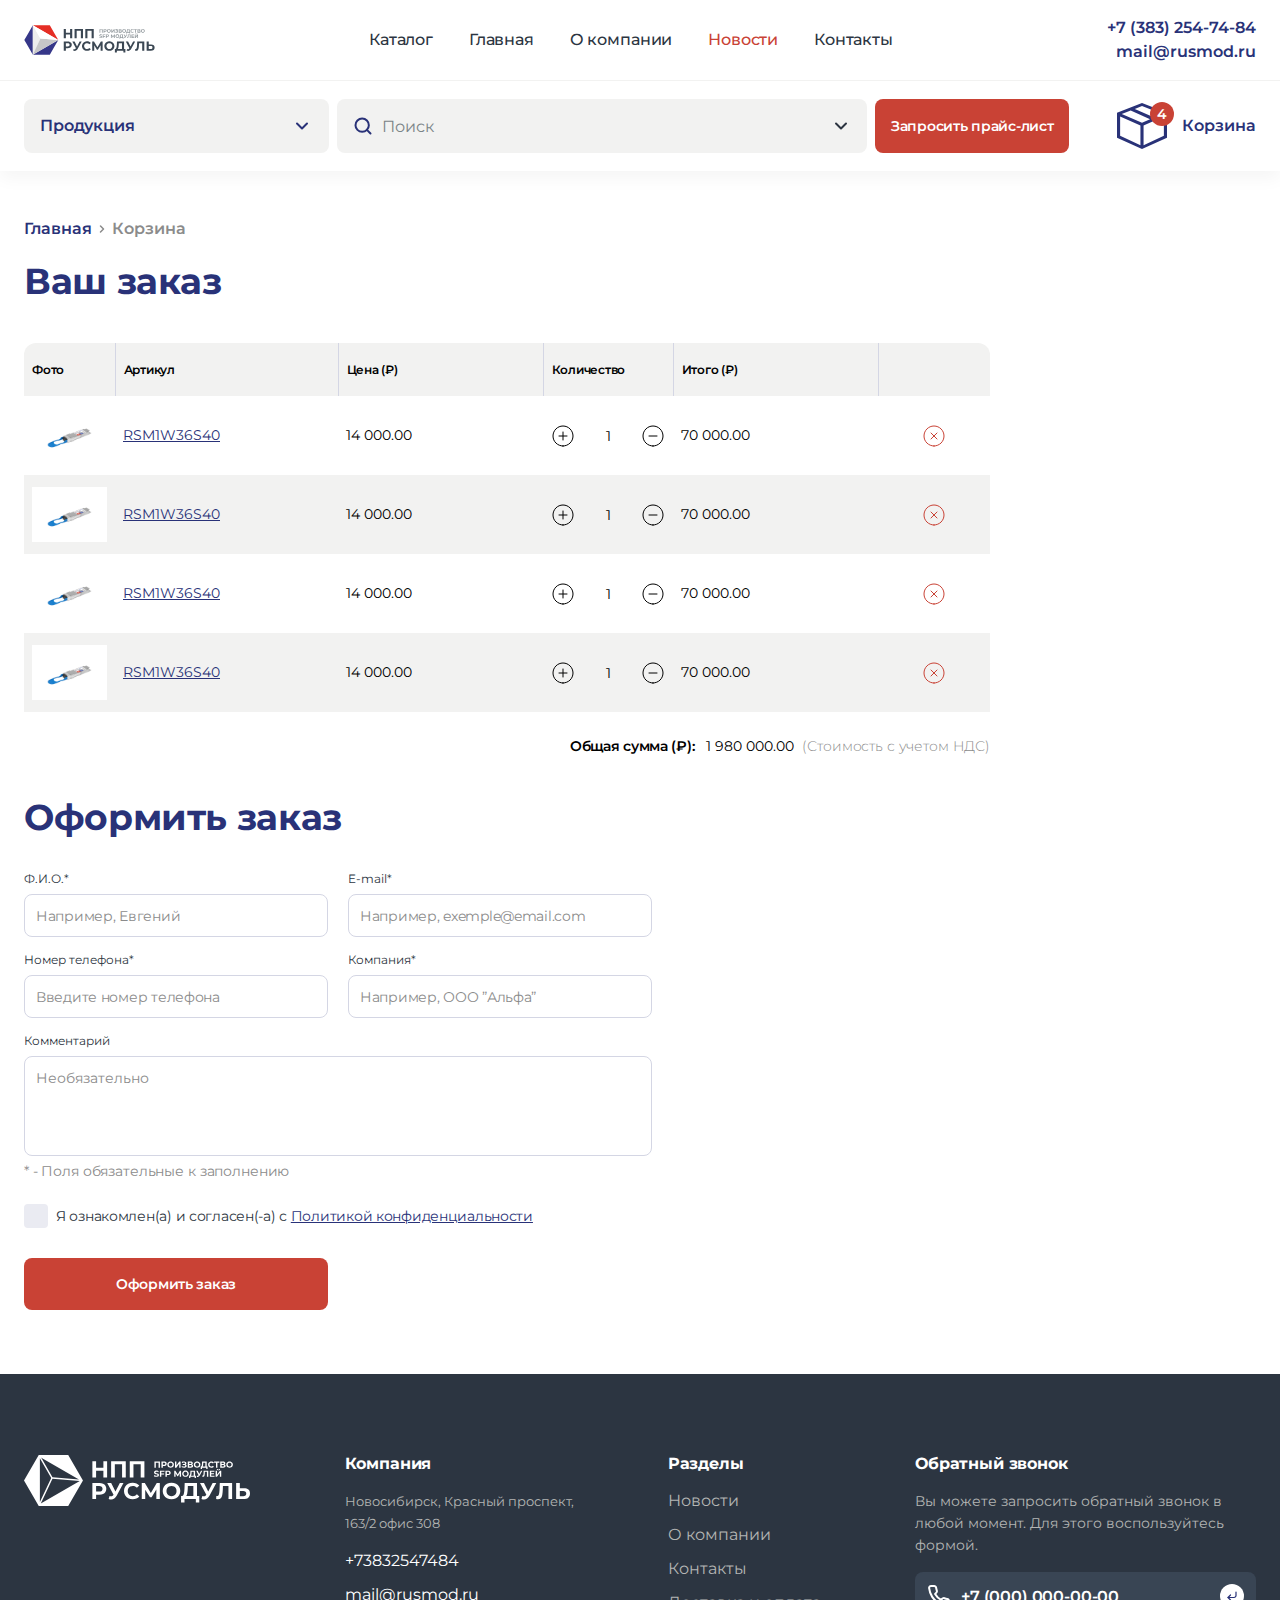
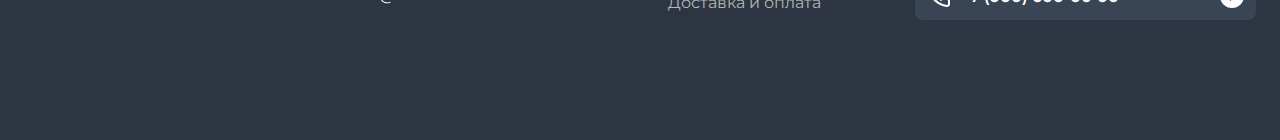
<file: cart.html>
<!DOCTYPE html>
<html lang="ru">
	<head>
		<meta http-equiv="Content-Type" content="text/html; charset=utf-8">

		<!-- Адаптирование страницы для мобильных устройств -->
		<meta name="viewport" content="width=device-width, initial-scale=1, maximum-scale=1">

		<!-- Запрет распознования номера телефона -->
		<meta name="format-detection" content="telephone=no">
		<meta name="SKYPE_TOOLBAR" content ="SKYPE_TOOLBAR_PARSER_COMPATIBLE">

		<!-- Заголовок страницы -->
		<title>Заголовок страницы</title>

		<!-- Данное значение часто используют(использовали) поисковые системы -->
		<meta name="description" content="">
		<meta name="keywords" content="">

		<!-- Изменение цвета панели моб. браузера -->
		<meta name="msapplication-TileColor" content="#293278">
		<meta name="theme-color" content="#293278">

		<!-- Подключение шрифтов с гугла -->
		<link rel="preconnect" href="https://fonts.googleapis.com">
		<link rel="preconnect" href="https://fonts.gstatic.com" crossorigin>
		<link href="https://fonts.googleapis.com/css2?family=Montserrat:ital,wght@0,100;0,200;0,300;0,400;0,500;0,600;0,700;0,800;0,900;1,100;1,200;1,300;1,400;1,500;1,600;1,700;1,800;1,900&display=swap" rel="stylesheet">

		<!-- Подключение файлов стилей -->
		<link rel="stylesheet" href="css/swiper-bundle.min.css" async>
		<link rel="stylesheet" href="css/swiper.css" async>
		<link rel="stylesheet" href="css/fancybox.css" async>
		<link rel="stylesheet" href="css/styles.css" async>

		<link rel="stylesheet" href="css/response_1279.css" media="print, (max-width: 1279px)" async>
		<link rel="stylesheet" href="css/response_1023.css" media="print, (max-width: 1023px)" async>
		<link rel="stylesheet" href="css/response_767.css" media="print, (max-width: 767px)" async>
		<link rel="stylesheet" href="css/response_479.css" media="(max-width: 479px)" async>
	</head>

	<body>
		<div class="wrap">
			<div class="main">
				<header>
					<div class="cont row big_w">
						<a href="/" class="logo">
							<img src="images/logo.svg" alt="">
						</a>

						<nav class="menu row">
							<div class="menu_item">
								<a href="/">Каталог</a>
							</div>

							<div class="menu_item">
								<a href="/">Главная</a>
							</div>

							<div class="menu_item">
								<a href="/">О компании</a>
							</div>

							<div class="menu_item">
								<a class="active">Новости</a>
							</div>

							<div class="menu_item">
								<a href="/">Контакты</a>
							</div>
						</nav>

						<div class="contacts">
							<div class="phone">
								<a href="tel:+73832547484">+7 (383) 254-74-84</a>
							</div>

							<div class="email">
								<a href="mailto:mail@rusmod.ru">mail@rusmod.ru</a>
							</div>
						</div>

						<button class="mob_menu_btn">
							<svg class="icon"><use xlink:href="images/sprite.svg#ic_menu"></use></svg>
							<svg class="icon"><use xlink:href="images/sprite.svg#ic_close"></use></svg>
						</button>

						<button class="mob_search_btn">
							<svg class="icon"><use xlink:href="images/sprite.svg#ic_search"></use></svg>
							<svg class="icon"><use xlink:href="images/sprite.svg#ic_close"></use></svg>
						</button>
					</div>

					<div class="line"></div>

					<div class="cont row big_w">
						<div class="mob_categories modal_cont">
							<button class="btn mini_modal_btn" data-modal-id="#categories_modal">
								<svg class="icon"><use xlink:href="images/sprite.svg#ic_menu"></use></svg>
								<svg class="icon"><use xlink:href="images/sprite.svg#ic_catalog"></use></svg>
								<span>Продукция</span>
								<svg class="arr"><use xlink:href="images/sprite.svg#ic_arr_ver"></use></svg>
							</button>

							<div class="mini_modal categories" id="categories_modal">
								<div><a href="/">
									<div class="thumb">
										<img data-src="images/tmp/category_thumb1.png" alt="" class="lazyload">
									</div>

									<div>SFP+</div>

									<div class="arr">
										<svg><use xlink:href="images/sprite.svg#ic_arr_hor"></use></svg>
									</div>
								</a></div>

								<div><a href="/">
									<div class="thumb">
										<img data-src="images/tmp/category_thumb1.png" alt="" class="lazyload">
									</div>

									<div>QSFP+ |40G|</div>

									<div class="arr">
										<svg><use xlink:href="images/sprite.svg#ic_arr_hor"></use></svg>
									</div>
								</a></div>

								<div><a href="/">
									<div class="thumb">
										<img data-src="images/tmp/category_thumb1.png" alt="" class="lazyload">
									</div>

									<div>DICRECT ATTACH CABLE (DAC)</div>

									<div class="arr">
										<svg><use xlink:href="images/sprite.svg#ic_arr_hor"></use></svg>
									</div>
								</a></div>

								<div><a href="/">
									<div class="thumb">
										<img data-src="images/tmp/category_thumb1.png" alt="" class="lazyload">
									</div>

									<div>QSFP28 |100G|</div>

									<div class="arr">
										<svg><use xlink:href="images/sprite.svg#ic_arr_hor"></use></svg>
									</div>
								</a></div>

								<div><a href="/">
									<div class="thumb">
										<img data-src="images/tmp/category_thumb1.png" alt="" class="lazyload">
									</div>

									<div>SFP</div>

									<div class="arr">
										<svg><use xlink:href="images/sprite.svg#ic_arr_hor"></use></svg>
									</div>
								</a></div>
							</div>
						</div>

						<div class="mob_search">
							<div class="title">Найти</div>

							<div class="catalog modal_cont">
								<button class="btn mini_modal_btn" data-modal-id="#catalog_modal">
									<span>Продукция</span>
									<span>Все категории</span>
									<svg class="arr"><use xlink:href="images/sprite.svg#ic_arr_ver"></use></svg>
								</button>

								<div class="mini_modal" id="catalog_modal">
									<div><a href="/">
										<span>SFP+</span>
										<svg class="arr"><use xlink:href="images/sprite.svg#ic_arr_hor"></use></svg>
									</a></div>

									<div><a href="/">
										<svg class="arrow"><use xlink:href="images/sprite.svg#ic_arrow_hor"></use></svg>
										<span>SFP+ |10G| 1 водлокно</span>
										<svg class="arr"><use xlink:href="images/sprite.svg#ic_arr_hor"></use></svg>
									</a></div>

									<div><a href="/">
										<svg class="arrow"><use xlink:href="images/sprite.svg#ic_arrow_hor"></use></svg>
										<span>SFP+ |10G| 2 водлокна</span>
										<svg class="arr"><use xlink:href="images/sprite.svg#ic_arr_hor"></use></svg>
									</a></div>

									<div><a href="/">
										<span>QSFP+ |40G|</span>
										<svg class="arr"><use xlink:href="images/sprite.svg#ic_arr_hor"></use></svg>
									</a></div>

									<div><a href="/">
										<span>DICRECT ATTACH CABLE  (DAC)</span>
										<svg class="arr"><use xlink:href="images/sprite.svg#ic_arr_hor"></use></svg>
									</a></div>

									<div><a href="/">
										<span>QSFP28 |100G|</span>
										<svg class="arr"><use xlink:href="images/sprite.svg#ic_arr_hor"></use></svg>
									</a></div>

									<div><a href="/">
										<span>SFP</span>
										<svg class="arr"><use xlink:href="images/sprite.svg#ic_arr_hor"></use></svg>
									</a></div>

									<div><a href="/">
										<svg class="arrow"><use xlink:href="images/sprite.svg#ic_arrow_hor"></use></svg>
										<span>SFP |1G| 1 водлокно</span>
										<svg class="arr"><use xlink:href="images/sprite.svg#ic_arr_hor"></use></svg>
									</a></div>

									<div><a href="/">
										<svg class="arrow"><use xlink:href="images/sprite.svg#ic_arrow_hor"></use></svg>
										<span>SFP |155М|</span>
										<svg class="arr"><use xlink:href="images/sprite.svg#ic_arr_hor"></use></svg>
									</a></div>

									<div><a href="/">
										<svg class="arrow"><use xlink:href="images/sprite.svg#ic_arrow_hor"></use></svg>
										<span>Медные SFP</span>
										<svg class="arr"><use xlink:href="images/sprite.svg#ic_arr_hor"></use></svg>
									</a></div>

									<div><a href="/">
										<svg class="arrow"><use xlink:href="images/sprite.svg#ic_arrow_hor"></use></svg>
										<span>Медные SFP</span>
										<svg class="arr"><use xlink:href="images/sprite.svg#ic_arr_hor"></use></svg>
									</a></div>
								</div>
							</div>

							<div class="search">
								<form action="">
									<svg class="icon"><use xlink:href="images/sprite.svg#ic_search"></use></svg>

									<input type="text" name="" value="" class="input" placeholder="Поиск">

									<svg class="arr"><use xlink:href="images/sprite.svg#ic_arr_ver"></use></svg>

									<div class="tips">
										<a href="/" class="tip">
											<span>SFP+ модуль, 10G, WDM, TX 1330нм, RX 1270нм, 10 км, LC, RSM10W42L10</span>
											<svg class="arr"><use xlink:href="images/sprite.svg#ic_arr_hor"></use></svg>
										</a>

										<a href="/" class="tip">
											<span>SFP модуль, 155Мбит/с, WDM, TX 1550 нм, RX 1310 нм, 20 км, SC, RSM155W63L20</span>
											<svg class="arr"><use xlink:href="images/sprite.svg#ic_arr_hor"></use></svg>
										</a>

										<a href="/" class="tip">
											<span>SFP модуль, 1.25G, WDM, TX 1550 нм, RX 1310 нм, 40 км, LC, RSM1W63L40</span>
											<svg class="arr"><use xlink:href="images/sprite.svg#ic_arr_hor"></use></svg>
										</a>

										<a href="/" class="tip">
											<span>SFP модуль, 1.25G, WDM, TX 1550 нм, RX 1490 нм, 80 км, SC, RSM1W65S80</span>
											<svg class="arr"><use xlink:href="images/sprite.svg#ic_arr_hor"></use></svg>
										</a>

										<a href="/" class="tip">
											<span>SFP модуль, 155Мбит/с, WDM, TX 1550 нм, RX 1310 нм, 20 км, SC, RSM155W63L20</span>
											<svg class="arr"><use xlink:href="images/sprite.svg#ic_arr_hor"></use></svg>
										</a>

										<a href="/" class="tip">
											<span>SFP модуль, 155Мбит/с, WDM, TX 1550 нм, RX 1310 нм, 20 км, SC, RSM155W63L20</span>
											<svg class="arr"><use xlink:href="images/sprite.svg#ic_arr_hor"></use></svg>
										</a>

										<a href="/" class="tip">
											<span>SFP модуль, 155Мбит/с, WDM, TX 1550 нм, RX 1310 нм, 20 км, SC, RSM155W63L20</span>
											<svg class="arr"><use xlink:href="images/sprite.svg#ic_arr_hor"></use></svg>
										</a>
									</div>
								</form>
							</div>
						</div>

						<button class="get_prices_btn modal_btn" data-modal="#get_prices_modal">Запросить прайс-лист</button>

						<a href="/" class="cart_link">
							<div class="icon">
								<svg><use xlink:href="images/sprite.svg#ic_cart"></use></svg>
								<span>4</span>
							</div>

							<div>Корзина</div>
						</a>
					</div>
				</header>


				<section class="mob_menu">
					<div class="scroll">
						<div class="menu">
							<div class="menu_item">
								<a href="/">Каталог</a>
							</div>

							<div class="menu_item">
								<a href="/">Главная</a>
							</div>

							<div class="menu_item">
								<a class="active">О компании</a>
							</div>

							<div class="menu_item">
								<a href="/">Новости</a>
							</div>

							<div class="menu_item">
								<a href="/">Контакты</a>
							</div>
						</div>

						<div class="contacts">
							<div class="phone">
								<a href="tel:+73832547484">+7 (383) 254-74-84</a>
							</div>

							<div class="email">
								<a href="mailto:mail@rusmod.ru">mail@rusmod.ru</a>
							</div>
						</div>
					</div>
				</section>


				<section class="page_head middle_m">
					<div class="cont big_w">
						<div class="breadcrumbs">
							<a href="/">Главная</a>
							<svg class="sep"><use xlink:href="images/sprite.svg#ic_arr_hor"></use></svg>

							<span class="current">Корзина</span>
						</div>

						<h1 class="page_title small">Ваш заказ</h1>
					</div>
				</section>


				<section class="cart_info block">
					<div class="cont big_w">
						<table>
							<thead>
								<tr>
									<th>Фото</th>
									<th>Артикул</th>
									<th>Цена (₽)</th>
									<th>Количество</th>
									<th>Итого (₽)</th>
									<th></th>
								</tr>
							</thead>

							<tbody>
								<tr>
									<td class="thumb">
										<a href="/" target="_blank">
											<img data-src="images/tmp/product_thumb3.png" alt="" class="lazyload">
										</a>
									</td>

									<td class="articul">
										<a href="/" target="_blank">RSM1W36S40</a>
									</td>

									<td class="price" data-column="Цена (₽)">14 000.00</td>

									<td class="amount" data-column="Количество">
										<div>
											<button type="button" class="btn plus">
												<svg class="icon"><use xlink:href="images/sprite.svg#ic_plus"></use></svg>
											</button>

											<input type="text" value="1" class="input"
											  data-minimum="1" data-maximum="99" data-step="1" data-unit="" maxlength="2">

											<button type="button" class="btn minus">
												<svg class="icon"><use xlink:href="images/sprite.svg#ic_minus"></use></svg>
											</button>
										</div>
									</td>

									<td class="price total" data-column="Итого (₽)">70 000.00</td>

									<td class="delete">
										<button class="btn">
											<svg class="icon"><use xlink:href="images/sprite.svg#ic_delete"></use></svg>
										</button>
									</td>
								</tr>

								<tr>
									<td class="thumb">
										<a href="/" target="_blank">
											<img data-src="images/tmp/product_thumb3.png" alt="" class="lazyload">
										</a>
									</td>

									<td class="articul">
										<a href="/" target="_blank">RSM1W36S40</a>
									</td>

									<td class="price" data-column="Цена (₽)">14 000.00</td>

									<td class="amount" data-column="Количество">
										<div>
											<button type="button" class="btn plus">
												<svg class="icon"><use xlink:href="images/sprite.svg#ic_plus"></use></svg>
											</button>

											<input type="text" value="1" class="input"
											  data-minimum="1" data-maximum="99" data-step="1" data-unit="" maxlength="2">

											<button type="button" class="btn minus">
												<svg class="icon"><use xlink:href="images/sprite.svg#ic_minus"></use></svg>
											</button>
										</div>
									</td>

									<td class="price total" data-column="Итого (₽)">70 000.00</td>

									<td class="delete">
										<button class="btn">
											<svg class="icon"><use xlink:href="images/sprite.svg#ic_delete"></use></svg>
										</button>
									</td>
								</tr>

								<tr>
									<td class="thumb">
										<a href="/" target="_blank">
											<img data-src="images/tmp/product_thumb3.png" alt="" class="lazyload">
										</a>
									</td>

									<td class="articul">
										<a href="/" target="_blank">RSM1W36S40</a>
									</td>

									<td class="price" data-column="Цена (₽)">14 000.00</td>

									<td class="amount" data-column="Количество">
										<div>
											<button type="button" class="btn plus">
												<svg class="icon"><use xlink:href="images/sprite.svg#ic_plus"></use></svg>
											</button>

											<input type="text" value="1" class="input"
											  data-minimum="1" data-maximum="99" data-step="1" data-unit="" maxlength="2">

											<button type="button" class="btn minus">
												<svg class="icon"><use xlink:href="images/sprite.svg#ic_minus"></use></svg>
											</button>
										</div>
									</td>

									<td class="price total" data-column="Итого (₽)">70 000.00</td>

									<td class="delete">
										<button class="btn">
											<svg class="icon"><use xlink:href="images/sprite.svg#ic_delete"></use></svg>
										</button>
									</td>
								</tr>

								<tr>
									<td class="thumb">
										<a href="/" target="_blank">
											<img data-src="images/tmp/product_thumb3.png" alt="" class="lazyload">
										</a>
									</td>

									<td class="articul">
										<a href="/" target="_blank">RSM1W36S40</a>
									</td>

									<td class="price" data-column="Цена (₽)">14 000.00</td>

									<td class="amount" data-column="Количество">
										<div>
											<button type="button" class="btn plus">
												<svg class="icon"><use xlink:href="images/sprite.svg#ic_plus"></use></svg>
											</button>

											<input type="text" value="1" class="input"
											  data-minimum="1" data-maximum="99" data-step="1" data-unit="" maxlength="2">

											<button type="button" class="btn minus">
												<svg class="icon"><use xlink:href="images/sprite.svg#ic_minus"></use></svg>
											</button>
										</div>
									</td>

									<td class="price total" data-column="Итого (₽)">70 000.00</td>

									<td class="delete">
										<button class="btn">
											<svg class="icon"><use xlink:href="images/sprite.svg#ic_delete"></use></svg>
										</button>
									</td>
								</tr>
							</tbody>
						</table>

						<div class="cart_total">
							<div class="label">Общая сумма (₽):</div>

							<div class="price">1 980 000.00</div>

							<div class="exp">(Стоимость с учетом НДС)</div>
						</div>
					</div>
				</section>


				<section class="checkout_info block">
					<div class="cont big_w">
						<div class="block_head">
							<div class="title">Оформить заказ</div>
						</div>

						<form action="" class="form">
							<div class="columns row">
								<div class="line">
									<div class="label">Ф.И.О.*</div>

									<div class="field">
										<input type="text" name="" value="" class="input" placeholder="Например, Евгений">
									</div>
								</div>

								<div class="line">
									<div class="label">E-mail*</div>

									<div class="field">
										<input type="email" name="" value="" class="input" placeholder="Например, exemple@email.com">
									</div>
								</div>

								<div class="line">
									<div class="label">Номер телефона*</div>

									<div class="field">
										<input type="tel" name="" value="" class="input" placeholder="Введите номер телефона">
									</div>
								</div>

								<div class="line">
									<div class="label">Компания*</div>

									<div class="field">
										<input type="text" name="" value="" class="input" placeholder="Например, ООО ”Альфа”">
									</div>
								</div>
							</div>

							<div class="line">
								<div class="label">Комментарий</div>

								<div class="field">
									<textarea name="" placeholder="Необязательно"></textarea>
								</div>
							</div>

							<div class="line exp">* -  Поля обязательные к заполнению</div>

							<div class="line agree">
								<div class="field">
									<label>
										<input type="checkbox" name="">

										<div class="check">
											<svg class="icon"><use xlink:href="images/sprite.svg#ic_check"></use></svg>
										</div>

										<div>Я ознакомлен(а) и согласен(-а) с <a href="/" target="_blank">Политикой конфиденциальности</a></div>
									</label>
								</div>
							</div>

							<div class="submit">
								<button type="submit" class="submit_btn">Оформить заказ</button>
							</div>
						</form>
					</div>
				</section>
			</div>


			<footer>
				<div class="cont row big_w">
					<div class="logo">
						<img src="images/logo_white.svg" alt="">
					</div>

					<div class="contacts">
						<div class="title">Компания</div>

						<div class="location">Новосибирск, Красный проспект,<br> 163/2 офис 308</div>

						<div class="phone">
							<a href="tel:+73832547484">+73832547484</a>
						</div>

						<div class="email">
							<a href="mailto:mail@rusmod.ru">mail@rusmod.ru</a>
						</div>
					</div>

					<div class="links">
						<div class="title">Разделы</div>

						<div class="items">
							<div><a href="/">Новости</a></div>
							<div><a href="/">О компании</a></div>
							<div><a href="/">Контакты</a></div>
							<div><a href="/">Доставка и оплата</a></div>
						</div>
					</div>

					<div class="callback">
						<div class="title">Обратный звонок</div>

						<div class="desc">Вы можете запросить обратный звонок в любой момент. Для этого воспользуйтесь формой.</div>

						<form action="">
							<svg class="icon"><use xlink:href="images/sprite.svg#ic_phone"></use></svg>

							<input type="tel" name="" value="" class="input" placeholder="+7 (000) 000-00-00">

							<button type="submit" class="submit_btn">
								<svg><use xlink:href="images/sprite.svg#ic_send_arrow"></use></svg>
							</button>
						</form>
					</div>
				</div>
			</footer>
		</div>


		<div class="supports_error">
			Ваш браузер устарел рекомендуем обновить его до последней версии<br> или использовать другой более современный.
		</div>


		<section class="modal" id="get_prices_modal">
			<div class="modal_title">Запросить прайс-лист</div>

			<form action="" class="form">
				<div class="line">
					<div class="label">Ваша имя</div>

					<div class="field">
						<input type="text" name="" value="" class="input" placeholder="Например, Евгений">
					</div>
				</div>

				<div class="line error">
					<div class="label">Email</div>

					<div class="field">
						<input type="text" name="" value="" class="input" placeholder="Например, exemple@email.com">

						<button type="button" class="clear_btn">
							<svg class="icon"><use xlink:href="images/sprite.svg#ic_close"></use></svg>
						</button>
					</div>

					<div class="error_text">Некорректный email</div>
				</div>

				<div class="line">
					<div class="label">Номер телефона</div>

					<div class="field">
						<input type="tel" name="" value="" class="input" placeholder="Введите номер телефона">
					</div>
				</div>

				<div class="line">
					<div class="label">Название компании</div>

					<div class="field">
						<input type="text" name="" value="" class="input" placeholder='Например, ООО "Электросистемы"'>
					</div>
				</div>

				<div class="line price_list">
					<div class="field">
						<img src="images/ic_xls.svg" alt="">
						<span>прайс_лист.xls</span>
					</div>
				</div>

				<div class="line agree">
					<label>
						<input type="checkbox" name="agree" checked>

						<div class="check">
							<svg><use xlink:href="images/sprite.svg#ic_check"></use></svg>
						</div>

						<div>Я соглсен(-а) на обработку персональных данных</div>
					</label>
				</div>

				<div class="submit">
					<button type="submit" class="submit_btn" disabled>Запросить</button>
				</div>
			</form>
		</section>


		<!-- Подключение javascript файлов -->
		<script src="js/jquery-3.5.0.min.js"></script>
		<script src="js/swiper-bundle.min.js"></script>
		<script src="js/inputmask.min.js"></script>
		<script src="js/fancybox.min.js"></script>
		<script src="js/functions.js"></script>
		<script src="js/scripts.js"></script>
	</body>
</html>
</file>
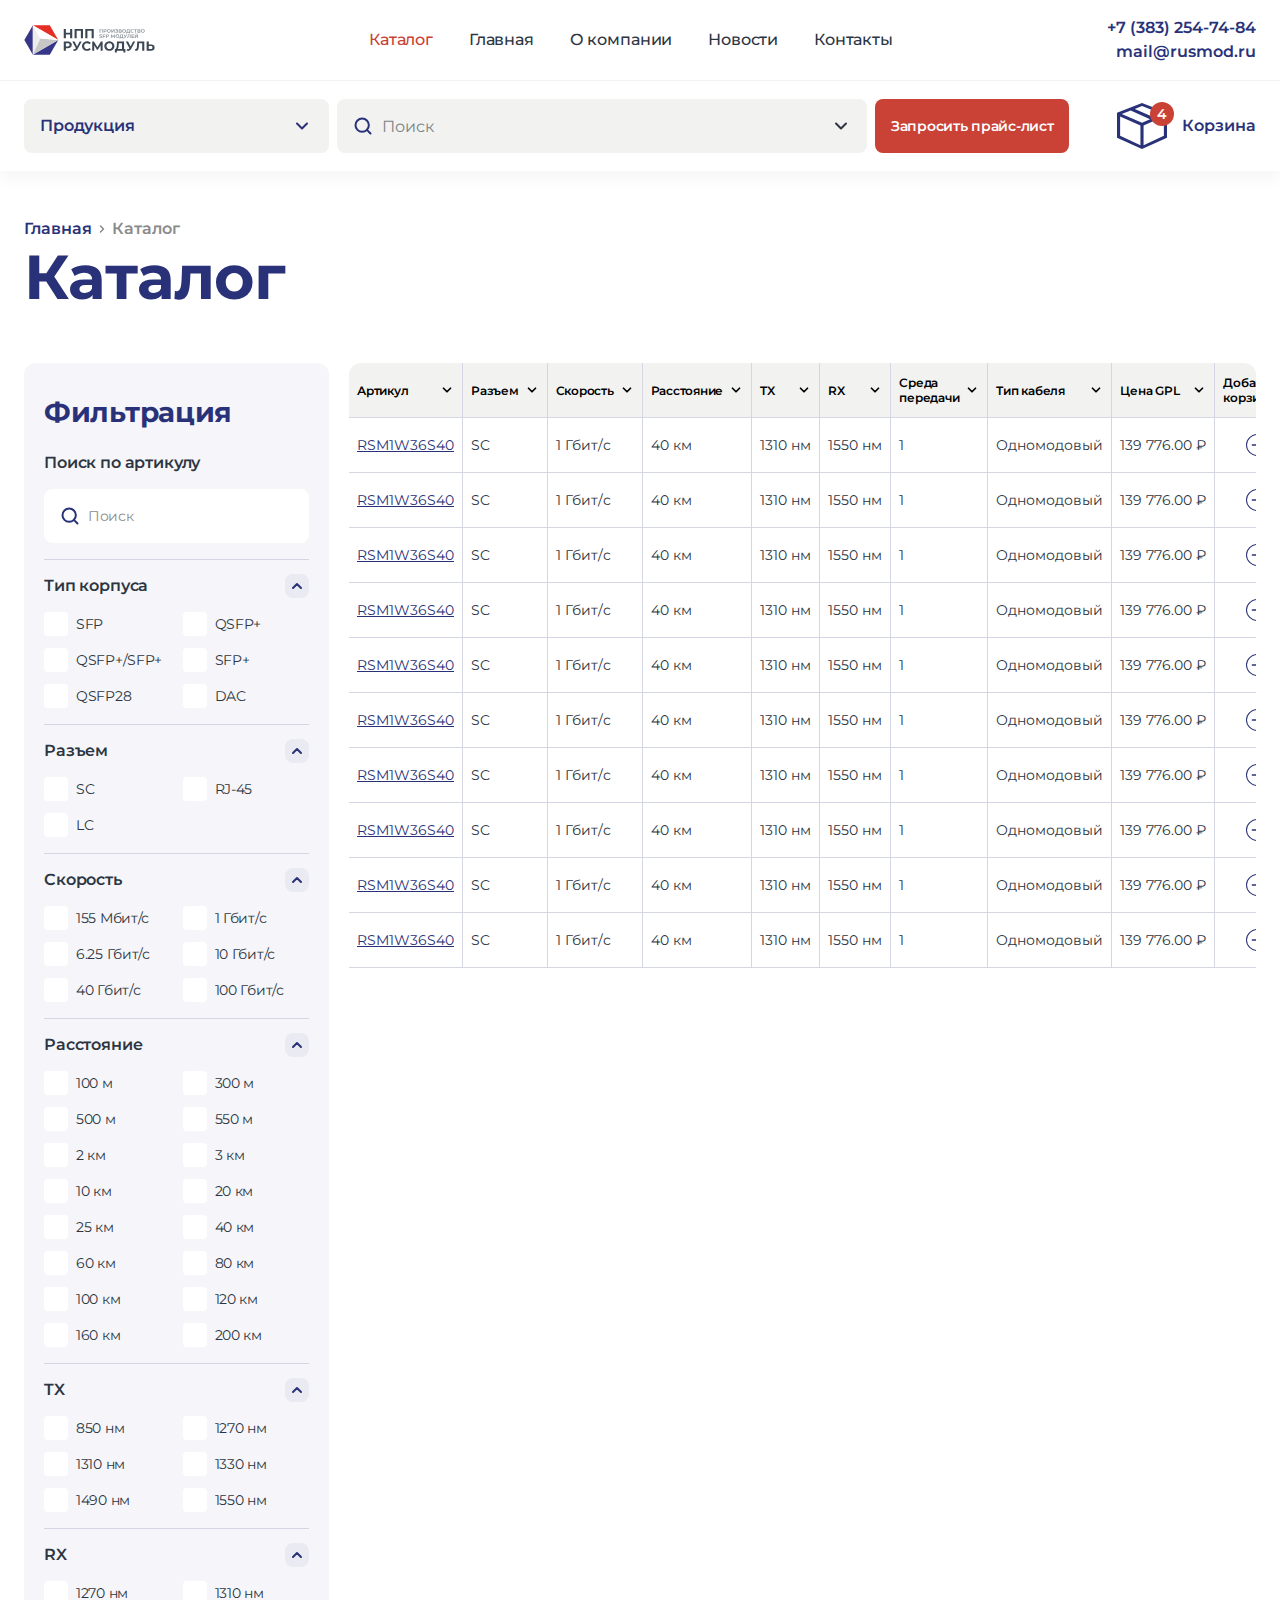
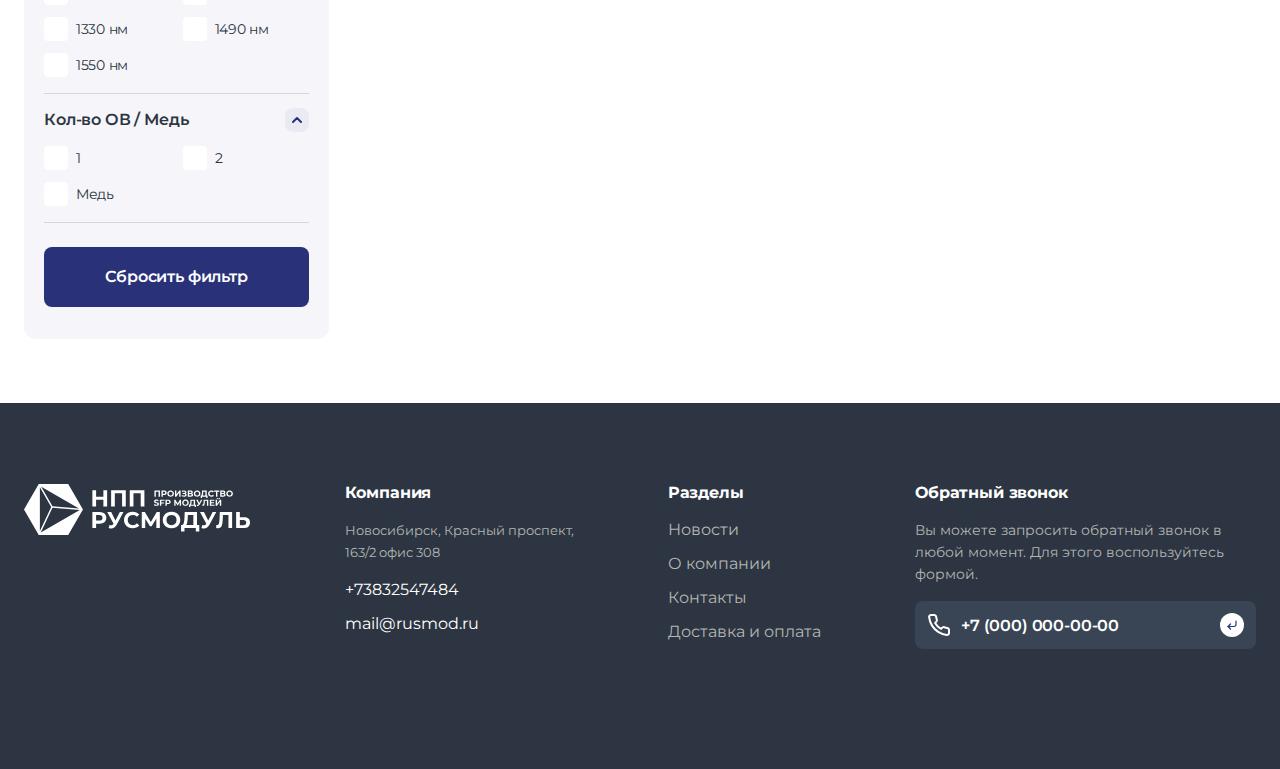
<file: category.html>
<!DOCTYPE html>
<html lang="ru">
	<head>
		<meta http-equiv="Content-Type" content="text/html; charset=utf-8">

		<!-- Адаптирование страницы для мобильных устройств -->
		<meta name="viewport" content="width=device-width, initial-scale=1, maximum-scale=1">

		<!-- Запрет распознования номера телефона -->
		<meta name="format-detection" content="telephone=no">
		<meta name="SKYPE_TOOLBAR" content ="SKYPE_TOOLBAR_PARSER_COMPATIBLE">

		<!-- Заголовок страницы -->
		<title>Заголовок страницы</title>

		<!-- Данное значение часто используют(использовали) поисковые системы -->
		<meta name="description" content="">
		<meta name="keywords" content="">

		<!-- Изменение цвета панели моб. браузера -->
		<meta name="msapplication-TileColor" content="#293278">
		<meta name="theme-color" content="#293278">

		<!-- Подключение шрифтов с гугла -->
		<link rel="preconnect" href="https://fonts.googleapis.com">
		<link rel="preconnect" href="https://fonts.gstatic.com" crossorigin>
		<link href="https://fonts.googleapis.com/css2?family=Montserrat:ital,wght@0,100;0,200;0,300;0,400;0,500;0,600;0,700;0,800;0,900;1,100;1,200;1,300;1,400;1,500;1,600;1,700;1,800;1,900&display=swap" rel="stylesheet">

		<!-- Подключение файлов стилей -->
		<link rel="stylesheet" href="css/swiper-bundle.min.css" async>
		<link rel="stylesheet" href="css/swiper.css" async>
		<link rel="stylesheet" href="css/fancybox.css" async>
		<link rel="stylesheet" href="css/styles.css" async>

		<link rel="stylesheet" href="css/response_1279.css" media="print, (max-width: 1279px)" async>
		<link rel="stylesheet" href="css/response_1023.css" media="print, (max-width: 1023px)" async>
		<link rel="stylesheet" href="css/response_767.css" media="print, (max-width: 767px)" async>
		<link rel="stylesheet" href="css/response_479.css" media="(max-width: 479px)" async>
	</head>

	<body>
		<div class="wrap">
			<div class="main">
				<header>
					<div class="cont row big_w">
						<a href="/" class="logo">
							<img src="images/logo.svg" alt="">
						</a>

						<nav class="menu row">
							<div class="menu_item">
								<a class="active">Каталог</a>
							</div>

							<div class="menu_item">
								<a href="/">Главная</a>
							</div>

							<div class="menu_item">
								<a href="/">О компании</a>
							</div>

							<div class="menu_item">
								<a href="/">Новости</a>
							</div>

							<div class="menu_item">
								<a href="/">Контакты</a>
							</div>
						</nav>

						<div class="contacts">
							<div class="phone">
								<a href="tel:+73832547484">+7 (383) 254-74-84</a>
							</div>

							<div class="email">
								<a href="mailto:mail@rusmod.ru">mail@rusmod.ru</a>
							</div>
						</div>

						<button class="mob_menu_btn">
							<svg class="icon"><use xlink:href="images/sprite.svg#ic_menu"></use></svg>
							<svg class="icon"><use xlink:href="images/sprite.svg#ic_close"></use></svg>
						</button>

						<button class="mob_search_btn">
							<svg class="icon"><use xlink:href="images/sprite.svg#ic_search"></use></svg>
							<svg class="icon"><use xlink:href="images/sprite.svg#ic_close"></use></svg>
						</button>
					</div>

					<div class="line"></div>

					<div class="cont row big_w">
						<div class="mob_categories modal_cont">
							<button class="btn mini_modal_btn" data-modal-id="#categories_modal">
								<svg class="icon"><use xlink:href="images/sprite.svg#ic_menu"></use></svg>
								<svg class="icon"><use xlink:href="images/sprite.svg#ic_catalog"></use></svg>
								<span>Продукция</span>
								<svg class="arr"><use xlink:href="images/sprite.svg#ic_arr_ver"></use></svg>
							</button>

							<div class="mini_modal categories" id="categories_modal">
								<div><a href="/">
									<div class="thumb">
										<img data-src="images/tmp/category_thumb1.png" alt="" class="lazyload">
									</div>

									<div>SFP+</div>

									<div class="arr">
										<svg><use xlink:href="images/sprite.svg#ic_arr_hor"></use></svg>
									</div>
								</a></div>

								<div><a href="/">
									<div class="thumb">
										<img data-src="images/tmp/category_thumb1.png" alt="" class="lazyload">
									</div>

									<div>QSFP+ |40G|</div>

									<div class="arr">
										<svg><use xlink:href="images/sprite.svg#ic_arr_hor"></use></svg>
									</div>
								</a></div>

								<div><a href="/">
									<div class="thumb">
										<img data-src="images/tmp/category_thumb1.png" alt="" class="lazyload">
									</div>

									<div>DICRECT ATTACH CABLE (DAC)</div>

									<div class="arr">
										<svg><use xlink:href="images/sprite.svg#ic_arr_hor"></use></svg>
									</div>
								</a></div>

								<div><a href="/">
									<div class="thumb">
										<img data-src="images/tmp/category_thumb1.png" alt="" class="lazyload">
									</div>

									<div>QSFP28 |100G|</div>

									<div class="arr">
										<svg><use xlink:href="images/sprite.svg#ic_arr_hor"></use></svg>
									</div>
								</a></div>

								<div><a href="/">
									<div class="thumb">
										<img data-src="images/tmp/category_thumb1.png" alt="" class="lazyload">
									</div>

									<div>SFP</div>

									<div class="arr">
										<svg><use xlink:href="images/sprite.svg#ic_arr_hor"></use></svg>
									</div>
								</a></div>
							</div>
						</div>

						<div class="mob_search">
							<div class="title">Найти</div>

							<div class="catalog modal_cont">
								<button class="btn mini_modal_btn" data-modal-id="#catalog_modal">
									<span>Продукция</span>
									<span>Все категории</span>
									<svg class="arr"><use xlink:href="images/sprite.svg#ic_arr_ver"></use></svg>
								</button>

								<div class="mini_modal" id="catalog_modal">
									<div><a href="/">
										<span>SFP+</span>
										<svg class="arr"><use xlink:href="images/sprite.svg#ic_arr_hor"></use></svg>
									</a></div>

									<div><a href="/">
										<svg class="arrow"><use xlink:href="images/sprite.svg#ic_arrow_hor"></use></svg>
										<span>SFP+ |10G| 1 водлокно</span>
										<svg class="arr"><use xlink:href="images/sprite.svg#ic_arr_hor"></use></svg>
									</a></div>

									<div><a href="/">
										<svg class="arrow"><use xlink:href="images/sprite.svg#ic_arrow_hor"></use></svg>
										<span>SFP+ |10G| 2 водлокна</span>
										<svg class="arr"><use xlink:href="images/sprite.svg#ic_arr_hor"></use></svg>
									</a></div>

									<div><a href="/">
										<span>QSFP+ |40G|</span>
										<svg class="arr"><use xlink:href="images/sprite.svg#ic_arr_hor"></use></svg>
									</a></div>

									<div><a href="/">
										<span>DICRECT ATTACH CABLE  (DAC)</span>
										<svg class="arr"><use xlink:href="images/sprite.svg#ic_arr_hor"></use></svg>
									</a></div>

									<div><a href="/">
										<span>QSFP28 |100G|</span>
										<svg class="arr"><use xlink:href="images/sprite.svg#ic_arr_hor"></use></svg>
									</a></div>

									<div><a href="/">
										<span>SFP</span>
										<svg class="arr"><use xlink:href="images/sprite.svg#ic_arr_hor"></use></svg>
									</a></div>

									<div><a href="/">
										<svg class="arrow"><use xlink:href="images/sprite.svg#ic_arrow_hor"></use></svg>
										<span>SFP |1G| 1 водлокно</span>
										<svg class="arr"><use xlink:href="images/sprite.svg#ic_arr_hor"></use></svg>
									</a></div>

									<div><a href="/">
										<svg class="arrow"><use xlink:href="images/sprite.svg#ic_arrow_hor"></use></svg>
										<span>SFP |155М|</span>
										<svg class="arr"><use xlink:href="images/sprite.svg#ic_arr_hor"></use></svg>
									</a></div>

									<div><a href="/">
										<svg class="arrow"><use xlink:href="images/sprite.svg#ic_arrow_hor"></use></svg>
										<span>Медные SFP</span>
										<svg class="arr"><use xlink:href="images/sprite.svg#ic_arr_hor"></use></svg>
									</a></div>

									<div><a href="/">
										<svg class="arrow"><use xlink:href="images/sprite.svg#ic_arrow_hor"></use></svg>
										<span>Медные SFP</span>
										<svg class="arr"><use xlink:href="images/sprite.svg#ic_arr_hor"></use></svg>
									</a></div>
								</div>
							</div>

							<div class="search">
								<form action="">
									<svg class="icon"><use xlink:href="images/sprite.svg#ic_search"></use></svg>

									<input type="text" name="" value="" class="input" placeholder="Поиск">

									<svg class="arr"><use xlink:href="images/sprite.svg#ic_arr_ver"></use></svg>

									<div class="tips">
										<a href="/" class="tip">
											<span>SFP+ модуль, 10G, WDM, TX 1330нм, RX 1270нм, 10 км, LC, RSM10W42L10</span>
											<svg class="arr"><use xlink:href="images/sprite.svg#ic_arr_hor"></use></svg>
										</a>

										<a href="/" class="tip">
											<span>SFP модуль, 155Мбит/с, WDM, TX 1550 нм, RX 1310 нм, 20 км, SC, RSM155W63L20</span>
											<svg class="arr"><use xlink:href="images/sprite.svg#ic_arr_hor"></use></svg>
										</a>

										<a href="/" class="tip">
											<span>SFP модуль, 1.25G, WDM, TX 1550 нм, RX 1310 нм, 40 км, LC, RSM1W63L40</span>
											<svg class="arr"><use xlink:href="images/sprite.svg#ic_arr_hor"></use></svg>
										</a>

										<a href="/" class="tip">
											<span>SFP модуль, 1.25G, WDM, TX 1550 нм, RX 1490 нм, 80 км, SC, RSM1W65S80</span>
											<svg class="arr"><use xlink:href="images/sprite.svg#ic_arr_hor"></use></svg>
										</a>

										<a href="/" class="tip">
											<span>SFP модуль, 155Мбит/с, WDM, TX 1550 нм, RX 1310 нм, 20 км, SC, RSM155W63L20</span>
											<svg class="arr"><use xlink:href="images/sprite.svg#ic_arr_hor"></use></svg>
										</a>

										<a href="/" class="tip">
											<span>SFP модуль, 155Мбит/с, WDM, TX 1550 нм, RX 1310 нм, 20 км, SC, RSM155W63L20</span>
											<svg class="arr"><use xlink:href="images/sprite.svg#ic_arr_hor"></use></svg>
										</a>

										<a href="/" class="tip">
											<span>SFP модуль, 155Мбит/с, WDM, TX 1550 нм, RX 1310 нм, 20 км, SC, RSM155W63L20</span>
											<svg class="arr"><use xlink:href="images/sprite.svg#ic_arr_hor"></use></svg>
										</a>
									</div>
								</form>
							</div>
						</div>

						<button class="get_prices_btn modal_btn" data-modal="#get_prices_modal">Запросить прайс-лист</button>

						<a href="/" class="cart_link">
							<div class="icon">
								<svg><use xlink:href="images/sprite.svg#ic_cart"></use></svg>
								<span>4</span>
							</div>

							<div>Корзина</div>
						</a>
					</div>
				</header>


				<section class="mob_menu">
					<div class="scroll">
						<div class="menu">
							<div class="menu_item">
								<a href="/">Каталог</a>
							</div>

							<div class="menu_item">
								<a href="/">Главная</a>
							</div>

							<div class="menu_item">
								<a class="active">О компании</a>
							</div>

							<div class="menu_item">
								<a href="/">Новости</a>
							</div>

							<div class="menu_item">
								<a href="/">Контакты</a>
							</div>
						</div>

						<div class="contacts">
							<div class="phone">
								<a href="tel:+73832547484">+7 (383) 254-74-84</a>
							</div>

							<div class="email">
								<a href="mailto:mail@rusmod.ru">mail@rusmod.ru</a>
							</div>
						</div>
					</div>
				</section>


				<section class="page_head">
					<div class="cont big_w">
						<div class="breadcrumbs">
							<a href="/">Главная</a>
							<svg class="sep"><use xlink:href="images/sprite.svg#ic_arr_hor"></use></svg>

							<span class="current">Каталог</span>
						</div>

						<div class="row">
							<h1 class="page_title">Каталог</h1>

							<button class="mob_filter_btn modal_btn" data-modal="#filter">
								<svg class="icon"><use xlink:href="images/sprite.svg#ic_filter"></use></svg>
								<span>Фильтр</span>
							</button>
						</div>
					</div>
				</section>


				<section class="content_flex block">
					<div class="cont big_w row">
						<aside>
							<div class="filter" id="filter">
								<div class="title">Фильтрация</div>

								<form action="" class="form">
									<div class="item big_w">
										<div class="label">
											<span>Поиск по артикулу</span>
										</div>

										<div class="data" style="display: block;">
											<div class="search">
												<svg class="icon"><use xlink:href="images/sprite.svg#ic_search"></use></svg>
												<input type="text" name="" value="" class="input" placeholder="Поиск">
											</div>
										</div>
									</div>

									<div class="item">
										<div class="label btn active">
											<span>Тип корпуса</span>
											<span class="count"></span>

											<div class="arr">
												<svg class="icon"><use xlink:href="images/sprite.svg#ic_arr_hor"></use></svg>
											</div>
										</div>

										<div class="data" style="display: block;">
											<div class="cols">
												<div class="field">
													<label class="checkbox">
														<input type="checkbox" name="group1">

														<div class="check">
															<svg class="icon"><use xlink:href="images/sprite.svg#ic_check"></use></svg>
														</div>

														<div>SFP</div>
													</label>
												</div>

												<div class="field">
													<label class="checkbox">
														<input type="checkbox" name="group1">

														<div class="check">
															<svg class="icon"><use xlink:href="images/sprite.svg#ic_check"></use></svg>
														</div>

														<div>QSFP+</div>
													</label>
												</div>

												<div class="field">
													<label class="checkbox">
														<input type="checkbox" name="group1">

														<div class="check">
															<svg class="icon"><use xlink:href="images/sprite.svg#ic_check"></use></svg>
														</div>

														<div>QSFP+/SFP+</div>
													</label>
												</div>

												<div class="field">
													<label class="checkbox">
														<input type="checkbox" name="group1">

														<div class="check">
															<svg class="icon"><use xlink:href="images/sprite.svg#ic_check"></use></svg>
														</div>

														<div>SFP+</div>
													</label>
												</div>

												<div class="field">
													<label class="checkbox">
														<input type="checkbox" name="group1">

														<div class="check">
															<svg class="icon"><use xlink:href="images/sprite.svg#ic_check"></use></svg>
														</div>

														<div>QSFP28</div>
													</label>
												</div>

												<div class="field">
													<label class="checkbox">
														<input type="checkbox" name="group1">

														<div class="check">
															<svg class="icon"><use xlink:href="images/sprite.svg#ic_check"></use></svg>
														</div>

														<div>DAC</div>
													</label>
												</div>
											</div>
										</div>
									</div>

									<div class="item last">
										<div class="label btn active">
											<span>Разъем</span>
											<span class="count"></span>

											<div class="arr">
												<svg class="icon"><use xlink:href="images/sprite.svg#ic_arr_hor"></use></svg>
											</div>
										</div>

										<div class="data" style="display: block;">
											<div class="cols">
												<div class="field">
													<label class="checkbox">
														<input type="checkbox" name="group1">

														<div class="check">
															<svg class="icon"><use xlink:href="images/sprite.svg#ic_check"></use></svg>
														</div>

														<div>SC</div>
													</label>
												</div>

												<div class="field">
													<label class="checkbox">
														<input type="checkbox" name="group1">

														<div class="check">
															<svg class="icon"><use xlink:href="images/sprite.svg#ic_check"></use></svg>
														</div>

														<div>RJ-45</div>
													</label>
												</div>

												<div class="field">
													<label class="checkbox">
														<input type="checkbox" name="group1">

														<div class="check">
															<svg class="icon"><use xlink:href="images/sprite.svg#ic_check"></use></svg>
														</div>

														<div>LC</div>
													</label>
												</div>
											</div>
										</div>
									</div>

									<div class="item">
										<div class="label btn active">
											<span>Скорость</span>
											<span class="count"></span>

											<div class="arr">
												<svg class="icon"><use xlink:href="images/sprite.svg#ic_arr_hor"></use></svg>
											</div>
										</div>

										<div class="data" style="display: block;">
											<div class="cols">
												<div class="field">
													<label class="checkbox">
														<input type="checkbox" name="group3">

														<div class="check">
															<svg class="icon"><use xlink:href="images/sprite.svg#ic_check"></use></svg>
														</div>

														<div>155 Мбит/с</div>
													</label>
												</div>

												<div class="field">
													<label class="checkbox">
														<input type="checkbox" name="group3">

														<div class="check">
															<svg class="icon"><use xlink:href="images/sprite.svg#ic_check"></use></svg>
														</div>

														<div>1 Гбит/с</div>
													</label>
												</div>

												<div class="field">
													<label class="checkbox">
														<input type="checkbox" name="group3">

														<div class="check">
															<svg class="icon"><use xlink:href="images/sprite.svg#ic_check"></use></svg>
														</div>

														<div>6.25 Гбит/с</div>
													</label>
												</div>

												<div class="field">
													<label class="checkbox">
														<input type="checkbox" name="group3">

														<div class="check">
															<svg class="icon"><use xlink:href="images/sprite.svg#ic_check"></use></svg>
														</div>

														<div>10 Гбит/с</div>
													</label>
												</div>

												<div class="field">
													<label class="checkbox">
														<input type="checkbox" name="group3">

														<div class="check">
															<svg class="icon"><use xlink:href="images/sprite.svg#ic_check"></use></svg>
														</div>

														<div>40 Гбит/с</div>
													</label>
												</div>

												<div class="field">
													<label class="checkbox">
														<input type="checkbox" name="group3">

														<div class="check">
															<svg class="icon"><use xlink:href="images/sprite.svg#ic_check"></use></svg>
														</div>

														<div>100 Гбит/с</div>
													</label>
												</div>
											</div>
										</div>
									</div>

									<div class="item big_w">
										<div class="label btn active">
											<span>Расстояние</span>
											<span class="count"></span>

											<div class="arr">
												<svg class="icon"><use xlink:href="images/sprite.svg#ic_arr_hor"></use></svg>
											</div>
										</div>

										<div class="data" style="display: block;">
											<div class="cols mob_big">
												<div class="field">
													<label class="checkbox">
														<input type="checkbox" name="group4">

														<div class="check">
															<svg class="icon"><use xlink:href="images/sprite.svg#ic_check"></use></svg>
														</div>

														<div>100 м</div>
													</label>
												</div>

												<div class="field">
													<label class="checkbox">
														<input type="checkbox" name="group4">

														<div class="check">
															<svg class="icon"><use xlink:href="images/sprite.svg#ic_check"></use></svg>
														</div>

														<div>300 м</div>
													</label>
												</div>

												<div class="field">
													<label class="checkbox">
														<input type="checkbox" name="group4">

														<div class="check">
															<svg class="icon"><use xlink:href="images/sprite.svg#ic_check"></use></svg>
														</div>

														<div>500 м</div>
													</label>
												</div>

												<div class="field">
													<label class="checkbox">
														<input type="checkbox" name="group4">

														<div class="check">
															<svg class="icon"><use xlink:href="images/sprite.svg#ic_check"></use></svg>
														</div>

														<div>550 м</div>
													</label>
												</div>

												<div class="field">
													<label class="checkbox">
														<input type="checkbox" name="group4">

														<div class="check">
															<svg class="icon"><use xlink:href="images/sprite.svg#ic_check"></use></svg>
														</div>

														<div>2 км</div>
													</label>
												</div>

												<div class="field">
													<label class="checkbox">
														<input type="checkbox" name="group4">

														<div class="check">
															<svg class="icon"><use xlink:href="images/sprite.svg#ic_check"></use></svg>
														</div>

														<div>3 км</div>
													</label>
												</div>

												<div class="field">
													<label class="checkbox">
														<input type="checkbox" name="group4">

														<div class="check">
															<svg class="icon"><use xlink:href="images/sprite.svg#ic_check"></use></svg>
														</div>

														<div>10 км</div>
													</label>
												</div>

												<div class="field">
													<label class="checkbox">
														<input type="checkbox" name="group4">

														<div class="check">
															<svg class="icon"><use xlink:href="images/sprite.svg#ic_check"></use></svg>
														</div>

														<div>20 км</div>
													</label>
												</div>

												<div class="field">
													<label class="checkbox">
														<input type="checkbox" name="group4">

														<div class="check">
															<svg class="icon"><use xlink:href="images/sprite.svg#ic_check"></use></svg>
														</div>

														<div>25 км</div>
													</label>
												</div>

												<div class="field">
													<label class="checkbox">
														<input type="checkbox" name="group4">

														<div class="check">
															<svg class="icon"><use xlink:href="images/sprite.svg#ic_check"></use></svg>
														</div>

														<div>40 км</div>
													</label>
												</div>

												<div class="field">
													<label class="checkbox">
														<input type="checkbox" name="group4">

														<div class="check">
															<svg class="icon"><use xlink:href="images/sprite.svg#ic_check"></use></svg>
														</div>

														<div>60 км</div>
													</label>
												</div>

												<div class="field">
													<label class="checkbox">
														<input type="checkbox" name="group4">

														<div class="check">
															<svg class="icon"><use xlink:href="images/sprite.svg#ic_check"></use></svg>
														</div>

														<div>80 км</div>
													</label>
												</div>

												<div class="field">
													<label class="checkbox">
														<input type="checkbox" name="group4">

														<div class="check">
															<svg class="icon"><use xlink:href="images/sprite.svg#ic_check"></use></svg>
														</div>

														<div>100 км</div>
													</label>
												</div>

												<div class="field">
													<label class="checkbox">
														<input type="checkbox" name="group4">

														<div class="check">
															<svg class="icon"><use xlink:href="images/sprite.svg#ic_check"></use></svg>
														</div>

														<div>120 км</div>
													</label>
												</div>

												<div class="field">
													<label class="checkbox">
														<input type="checkbox" name="group4">

														<div class="check">
															<svg class="icon"><use xlink:href="images/sprite.svg#ic_check"></use></svg>
														</div>

														<div>160 км</div>
													</label>
												</div>

												<div class="field">
													<label class="checkbox">
														<input type="checkbox" name="group4">

														<div class="check">
															<svg class="icon"><use xlink:href="images/sprite.svg#ic_check"></use></svg>
														</div>

														<div>200 км</div>
													</label>
												</div>
											</div>
										</div>
									</div>

									<div class="item">
										<div class="label btn active">
											<span>TX</span>
											<span class="count"></span>

											<div class="arr">
												<svg class="icon"><use xlink:href="images/sprite.svg#ic_arr_hor"></use></svg>
											</div>
										</div>

										<div class="data" style="display: block;">
											<div class="cols">
												<div class="field">
													<label class="checkbox">
														<input type="checkbox" name="group5">

														<div class="check">
															<svg class="icon"><use xlink:href="images/sprite.svg#ic_check"></use></svg>
														</div>

														<div>850 нм</div>
													</label>
												</div>

												<div class="field">
													<label class="checkbox">
														<input type="checkbox" name="group5">

														<div class="check">
															<svg class="icon"><use xlink:href="images/sprite.svg#ic_check"></use></svg>
														</div>

														<div>1270 нм</div>
													</label>
												</div>

												<div class="field">
													<label class="checkbox">
														<input type="checkbox" name="group5">

														<div class="check">
															<svg class="icon"><use xlink:href="images/sprite.svg#ic_check"></use></svg>
														</div>

														<div>1310 нм</div>
													</label>
												</div>

												<div class="field">
													<label class="checkbox">
														<input type="checkbox" name="group5">

														<div class="check">
															<svg class="icon"><use xlink:href="images/sprite.svg#ic_check"></use></svg>
														</div>

														<div>1330 нм</div>
													</label>
												</div>

												<div class="field">
													<label class="checkbox">
														<input type="checkbox" name="group5">

														<div class="check">
															<svg class="icon"><use xlink:href="images/sprite.svg#ic_check"></use></svg>
														</div>

														<div>1490 нм</div>
													</label>
												</div>

												<div class="field">
													<label class="checkbox">
														<input type="checkbox" name="group5">

														<div class="check">
															<svg class="icon"><use xlink:href="images/sprite.svg#ic_check"></use></svg>
														</div>

														<div>1550 нм</div>
													</label>
												</div>
											</div>
										</div>
									</div>

									<div class="item">
										<div class="label btn active">
											<span>RX</span>
											<span class="count"></span>

											<div class="arr">
												<svg class="icon"><use xlink:href="images/sprite.svg#ic_arr_hor"></use></svg>
											</div>
										</div>

										<div class="data" style="display: block;">
											<div class="cols">
												<div class="field">
													<label class="checkbox">
														<input type="checkbox" name="group6">

														<div class="check">
															<svg class="icon"><use xlink:href="images/sprite.svg#ic_check"></use></svg>
														</div>

														<div>1270 нм</div>
													</label>
												</div>

												<div class="field">
													<label class="checkbox">
														<input type="checkbox" name="group6">

														<div class="check">
															<svg class="icon"><use xlink:href="images/sprite.svg#ic_check"></use></svg>
														</div>

														<div>1310 нм</div>
													</label>
												</div>

												<div class="field">
													<label class="checkbox">
														<input type="checkbox" name="group6">

														<div class="check">
															<svg class="icon"><use xlink:href="images/sprite.svg#ic_check"></use></svg>
														</div>

														<div>1330 нм</div>
													</label>
												</div>

												<div class="field">
													<label class="checkbox">
														<input type="checkbox" name="group6">

														<div class="check">
															<svg class="icon"><use xlink:href="images/sprite.svg#ic_check"></use></svg>
														</div>

														<div>1490 нм</div>
													</label>
												</div>

												<div class="field">
													<label class="checkbox">
														<input type="checkbox" name="group6">

														<div class="check">
															<svg class="icon"><use xlink:href="images/sprite.svg#ic_check"></use></svg>
														</div>

														<div>1550 нм</div>
													</label>
												</div>
											</div>
										</div>
									</div>

									<div class="item last">
										<div class="label btn active">
											<span>Кол-во ОВ / Медь</span>
											<span class="count"></span>

											<div class="arr">
												<svg class="icon"><use xlink:href="images/sprite.svg#ic_arr_hor"></use></svg>
											</div>
										</div>

										<div class="data" style="display: block;">
											<div class="cols">
												<div class="field">
													<label class="checkbox">
														<input type="checkbox" name="group6">

														<div class="check">
															<svg class="icon"><use xlink:href="images/sprite.svg#ic_check"></use></svg>
														</div>

														<div>1</div>
													</label>
												</div>

												<div class="field">
													<label class="checkbox">
														<input type="checkbox" name="group6">

														<div class="check">
															<svg class="icon"><use xlink:href="images/sprite.svg#ic_check"></use></svg>
														</div>

														<div>2</div>
													</label>
												</div>

												<div class="field">
													<label class="checkbox">
														<input type="checkbox" name="group6">

														<div class="check">
															<svg class="icon"><use xlink:href="images/sprite.svg#ic_check"></use></svg>
														</div>

														<div>Медь</div>
													</label>
												</div>
											</div>
										</div>
									</div>

									<div class="btns">
										<button type="submit" class="submit_btn">Применить</button>
										<button type="reset" class="reset_btn">Сбросить фильтр</button>
									</div>
								</form>
							</div>
						</aside>


						<section class="content">
							<section class="products">
								<div class="table_wrap">
									<table>
										<thead>
											<tr>
												<th>
													<span>Артикул</span>

													<button class="sort_btn">
														<svg class="icon"><use xlink:href="images/sprite.svg#ic_arr_hor"></use></svg>
													</button>
												</th>

												<th>
													<span>Разъем</span>

													<button class="sort_btn">
														<svg class="icon"><use xlink:href="images/sprite.svg#ic_arr_hor"></use></svg>
													</button>
												</th>

												<th>
													<span>Скорость</span>

													<button class="sort_btn">
														<svg class="icon"><use xlink:href="images/sprite.svg#ic_arr_hor"></use></svg>
													</button>
												</th>

												<th>
													<span>Расстояние</span>

													<button class="sort_btn">
														<svg class="icon"><use xlink:href="images/sprite.svg#ic_arr_hor"></use></svg>
													</button>
												</th>

												<th>
													<span>TX</span>

													<button class="sort_btn">
														<svg class="icon"><use xlink:href="images/sprite.svg#ic_arr_hor"></use></svg>
													</button>
												</th>

												<th>
													<span>RX</span>

													<button class="sort_btn">
														<svg class="icon"><use xlink:href="images/sprite.svg#ic_arr_hor"></use></svg>
													</button>
												</th>

												<th>
													<span>Среда<br> передачи</span>

													<button class="sort_btn">
														<svg class="icon"><use xlink:href="images/sprite.svg#ic_arr_hor"></use></svg>
													</button>
												</th>

												<th>
													<span>Тип кабеля</span>

													<button class="sort_btn">
														<svg class="icon"><use xlink:href="images/sprite.svg#ic_arr_hor"></use></svg>
													</button>
												</th>

												<th>
													<span>Цена GPL</span>

													<button class="sort_btn">
														<svg class="icon"><use xlink:href="images/sprite.svg#ic_arr_hor"></use></svg>
													</button>
												</th>

												<th>
													<span>Добавить в<br> корзину</span>
												</th>
											</tr>
										</thead>

										<tbody>
											<tr>
												<td class="name" data-column="">
													<a href="/">RSM1W36S40</a>
												</td>

												<td class="connector" data-column="Разъем">SC</td>
												<td class="speed" data-column="Скорость">1 Гбит/c</td>
												<td class="distance" data-column="Расстояние">40 км</td>
												<td class="tx" data-column="TX">1310 нм</td>
												<td class="rx" data-column="RX">1550 нм</td>
												<td class="gear" data-column="Среда передачи">1</td>
												<td class="cable_type" data-column="Тип кабеля">Одномодовый</td>
												<td class="price" data-column="Цена GPL">139 776.00 ₽</td>

												<td class="buy">
													<button class="btn">
														<svg class="icon"><use xlink:href="images/sprite.svg#ic_plus2"></use></svg>
														<span>В корзину</span>
													</button>
												</td>
											</tr>

											<tr>
												<td class="name" data-column="">
													<a href="/">RSM1W36S40</a>
												</td>

												<td class="connector" data-column="Разъем">SC</td>
												<td class="speed" data-column="Скорость">1 Гбит/c</td>
												<td class="distance" data-column="Расстояние">40 км</td>
												<td class="tx" data-column="TX">1310 нм</td>
												<td class="rx" data-column="RX">1550 нм</td>
												<td class="gear" data-column="Среда передачи">1</td>
												<td class="cable_type" data-column="Тип кабеля">Одномодовый</td>
												<td class="price" data-column="Цена GPL">139 776.00 ₽</td>

												<td class="buy">
													<button class="btn">
														<svg class="icon"><use xlink:href="images/sprite.svg#ic_plus2"></use></svg>
														<span>В корзину</span>
													</button>
												</td>
											</tr>

											<tr>
												<td class="name" data-column="">
													<a href="/">RSM1W36S40</a>
												</td>

												<td class="connector" data-column="Разъем">SC</td>
												<td class="speed" data-column="Скорость">1 Гбит/c</td>
												<td class="distance" data-column="Расстояние">40 км</td>
												<td class="tx" data-column="TX">1310 нм</td>
												<td class="rx" data-column="RX">1550 нм</td>
												<td class="gear" data-column="Среда передачи">1</td>
												<td class="cable_type" data-column="Тип кабеля">Одномодовый</td>
												<td class="price" data-column="Цена GPL">139 776.00 ₽</td>

												<td class="buy">
													<button class="btn">
														<svg class="icon"><use xlink:href="images/sprite.svg#ic_plus2"></use></svg>
														<span>В корзину</span>
													</button>
												</td>
											</tr>

											<tr>
												<td class="name" data-column="">
													<a href="/">RSM1W36S40</a>
												</td>

												<td class="connector" data-column="Разъем">SC</td>
												<td class="speed" data-column="Скорость">1 Гбит/c</td>
												<td class="distance" data-column="Расстояние">40 км</td>
												<td class="tx" data-column="TX">1310 нм</td>
												<td class="rx" data-column="RX">1550 нм</td>
												<td class="gear" data-column="Среда передачи">1</td>
												<td class="cable_type" data-column="Тип кабеля">Одномодовый</td>
												<td class="price" data-column="Цена GPL">139 776.00 ₽</td>

												<td class="buy">
													<button class="btn">
														<svg class="icon"><use xlink:href="images/sprite.svg#ic_plus2"></use></svg>
														<span>В корзину</span>
													</button>
												</td>
											</tr>

											<tr>
												<td class="name" data-column="">
													<a href="/">RSM1W36S40</a>
												</td>

												<td class="connector" data-column="Разъем">SC</td>
												<td class="speed" data-column="Скорость">1 Гбит/c</td>
												<td class="distance" data-column="Расстояние">40 км</td>
												<td class="tx" data-column="TX">1310 нм</td>
												<td class="rx" data-column="RX">1550 нм</td>
												<td class="gear" data-column="Среда передачи">1</td>
												<td class="cable_type" data-column="Тип кабеля">Одномодовый</td>
												<td class="price" data-column="Цена GPL">139 776.00 ₽</td>

												<td class="buy">
													<button class="btn">
														<svg class="icon"><use xlink:href="images/sprite.svg#ic_plus2"></use></svg>
														<span>В корзину</span>
													</button>
												</td>
											</tr>

											<tr>
												<td class="name" data-column="">
													<a href="/">RSM1W36S40</a>
												</td>

												<td class="connector" data-column="Разъем">SC</td>
												<td class="speed" data-column="Скорость">1 Гбит/c</td>
												<td class="distance" data-column="Расстояние">40 км</td>
												<td class="tx" data-column="TX">1310 нм</td>
												<td class="rx" data-column="RX">1550 нм</td>
												<td class="gear" data-column="Среда передачи">1</td>
												<td class="cable_type" data-column="Тип кабеля">Одномодовый</td>
												<td class="price" data-column="Цена GPL">139 776.00 ₽</td>

												<td class="buy">
													<button class="btn">
														<svg class="icon"><use xlink:href="images/sprite.svg#ic_plus2"></use></svg>
														<span>В корзину</span>
													</button>
												</td>
											</tr>

											<tr>
												<td class="name" data-column="">
													<a href="/">RSM1W36S40</a>
												</td>

												<td class="connector" data-column="Разъем">SC</td>
												<td class="speed" data-column="Скорость">1 Гбит/c</td>
												<td class="distance" data-column="Расстояние">40 км</td>
												<td class="tx" data-column="TX">1310 нм</td>
												<td class="rx" data-column="RX">1550 нм</td>
												<td class="gear" data-column="Среда передачи">1</td>
												<td class="cable_type" data-column="Тип кабеля">Одномодовый</td>
												<td class="price" data-column="Цена GPL">139 776.00 ₽</td>

												<td class="buy">
													<button class="btn">
														<svg class="icon"><use xlink:href="images/sprite.svg#ic_plus2"></use></svg>
														<span>В корзину</span>
													</button>
												</td>
											</tr>

											<tr>
												<td class="name" data-column="">
													<a href="/">RSM1W36S40</a>
												</td>

												<td class="connector" data-column="Разъем">SC</td>
												<td class="speed" data-column="Скорость">1 Гбит/c</td>
												<td class="distance" data-column="Расстояние">40 км</td>
												<td class="tx" data-column="TX">1310 нм</td>
												<td class="rx" data-column="RX">1550 нм</td>
												<td class="gear" data-column="Среда передачи">1</td>
												<td class="cable_type" data-column="Тип кабеля">Одномодовый</td>
												<td class="price" data-column="Цена GPL">139 776.00 ₽</td>

												<td class="buy">
													<button class="btn">
														<svg class="icon"><use xlink:href="images/sprite.svg#ic_plus2"></use></svg>
														<span>В корзину</span>
													</button>
												</td>
											</tr>

											<tr>
												<td class="name" data-column="">
													<a href="/">RSM1W36S40</a>
												</td>

												<td class="connector" data-column="Разъем">SC</td>
												<td class="speed" data-column="Скорость">1 Гбит/c</td>
												<td class="distance" data-column="Расстояние">40 км</td>
												<td class="tx" data-column="TX">1310 нм</td>
												<td class="rx" data-column="RX">1550 нм</td>
												<td class="gear" data-column="Среда передачи">1</td>
												<td class="cable_type" data-column="Тип кабеля">Одномодовый</td>
												<td class="price" data-column="Цена GPL">139 776.00 ₽</td>

												<td class="buy">
													<button class="btn">
														<svg class="icon"><use xlink:href="images/sprite.svg#ic_plus2"></use></svg>
														<span>В корзину</span>
													</button>
												</td>
											</tr>

											<tr>
												<td class="name" data-column="">
													<a href="/">RSM1W36S40</a>
												</td>

												<td class="connector" data-column="Разъем">SC</td>
												<td class="speed" data-column="Скорость">1 Гбит/c</td>
												<td class="distance" data-column="Расстояние">40 км</td>
												<td class="tx" data-column="TX">1310 нм</td>
												<td class="rx" data-column="RX">1550 нм</td>
												<td class="gear" data-column="Среда передачи">1</td>
												<td class="cable_type" data-column="Тип кабеля">Одномодовый</td>
												<td class="price" data-column="Цена GPL">139 776.00 ₽</td>

												<td class="buy">
													<button class="btn">
														<svg class="icon"><use xlink:href="images/sprite.svg#ic_plus2"></use></svg>
														<span>В корзину</span>
													</button>
												</td>
											</tr>
										</tbody>
									</table>
								</div>
							</section>
						</section>
					</div>
				</section>
			</div>


			<footer>
				<div class="cont row big_w">
					<div class="logo">
						<img src="images/logo_white.svg" alt="">
					</div>

					<div class="contacts">
						<div class="title">Компания</div>

						<div class="location">Новосибирск, Красный проспект,<br> 163/2 офис 308</div>

						<div class="phone">
							<a href="tel:+73832547484">+73832547484</a>
						</div>

						<div class="email">
							<a href="mailto:mail@rusmod.ru">mail@rusmod.ru</a>
						</div>
					</div>

					<div class="links">
						<div class="title">Разделы</div>

						<div class="items">
							<div><a href="/">Новости</a></div>
							<div><a href="/">О компании</a></div>
							<div><a href="/">Контакты</a></div>
							<div><a href="/">Доставка и оплата</a></div>
						</div>
					</div>

					<div class="callback">
						<div class="title">Обратный звонок</div>

						<div class="desc">Вы можете запросить обратный звонок в любой момент. Для этого воспользуйтесь формой.</div>

						<form action="">
							<svg class="icon"><use xlink:href="images/sprite.svg#ic_phone"></use></svg>

							<input type="tel" name="" value="" class="input" placeholder="+7 (000) 000-00-00">

							<button type="submit" class="submit_btn">
								<svg><use xlink:href="images/sprite.svg#ic_send_arrow"></use></svg>
							</button>
						</form>
					</div>
				</div>
			</footer>
		</div>


		<div class="supports_error">
			Ваш браузер устарел рекомендуем обновить его до последней версии<br> или использовать другой более современный.
		</div>


		<section class="modal" id="get_prices_modal">
			<div class="modal_title">Запросить прайс-лист</div>

			<form action="" class="form">
				<div class="line">
					<div class="label">Ваша имя</div>

					<div class="field">
						<input type="text" name="" value="" class="input" placeholder="Например, Евгений">
					</div>
				</div>

				<div class="line error">
					<div class="label">Email</div>

					<div class="field">
						<input type="text" name="" value="" class="input" placeholder="Например, exemple@email.com">

						<button type="button" class="clear_btn">
							<svg class="icon"><use xlink:href="images/sprite.svg#ic_close"></use></svg>
						</button>
					</div>

					<div class="error_text">Некорректный email</div>
				</div>

				<div class="line">
					<div class="label">Номер телефона</div>

					<div class="field">
						<input type="tel" name="" value="" class="input" placeholder="Введите номер телефона">
					</div>
				</div>

				<div class="line">
					<div class="label">Название компании</div>

					<div class="field">
						<input type="text" name="" value="" class="input" placeholder='Например, ООО "Электросистемы"'>
					</div>
				</div>

				<div class="line price_list">
					<div class="field">
						<img src="images/ic_xls.svg" alt="">
						<span>прайс_лист.xls</span>
					</div>
				</div>

				<div class="line agree">
					<label>
						<input type="checkbox" name="agree" checked>

						<div class="check">
							<svg><use xlink:href="images/sprite.svg#ic_check"></use></svg>
						</div>

						<div>Я соглсен(-а) на обработку персональных данных</div>
					</label>
				</div>

				<div class="submit">
					<button type="submit" class="submit_btn" disabled>Запросить</button>
				</div>
			</form>
		</section>


		<!-- Подключение javascript файлов -->
		<script src="js/jquery-3.5.0.min.js"></script>
		<script src="js/swiper-bundle.min.js"></script>
		<script src="js/inputmask.min.js"></script>
		<script src="js/fancybox.min.js"></script>
		<script src="js/functions.js"></script>
		<script src="js/scripts.js"></script>
	</body>
</html>
</file>
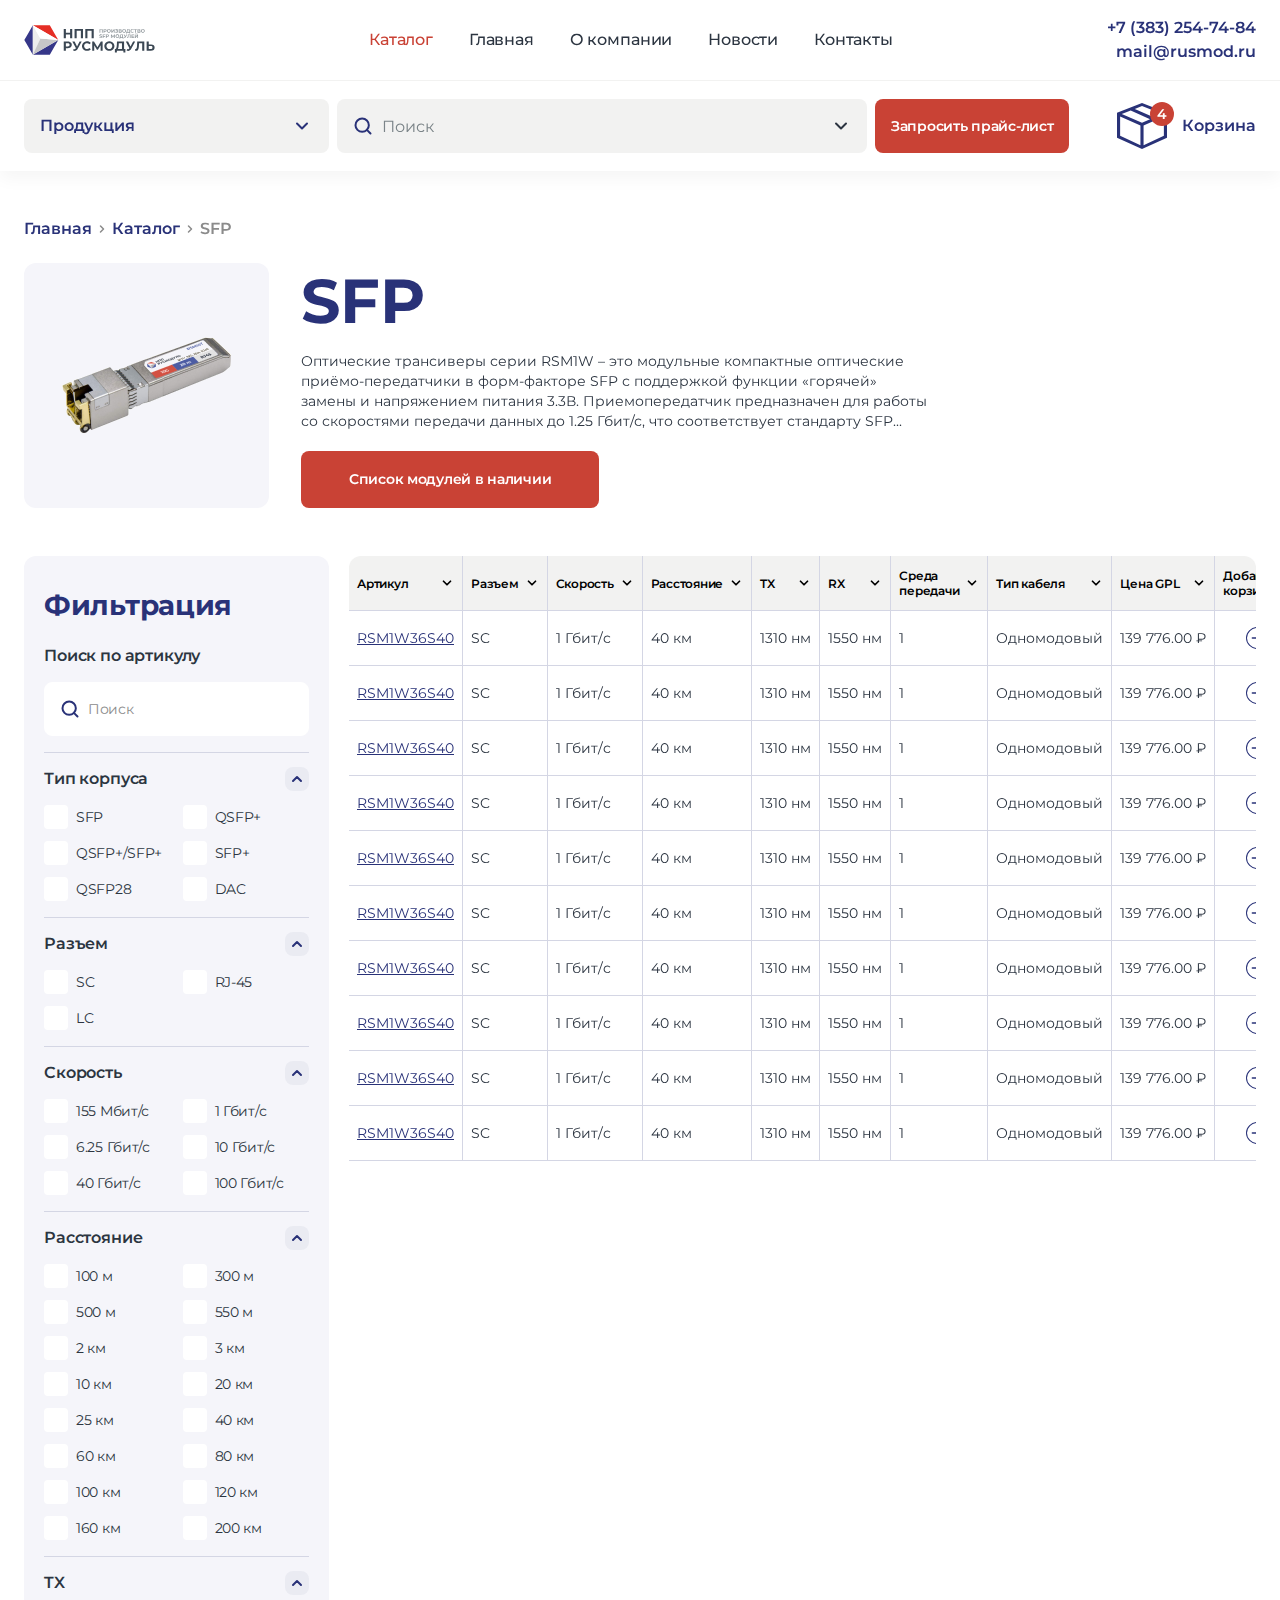
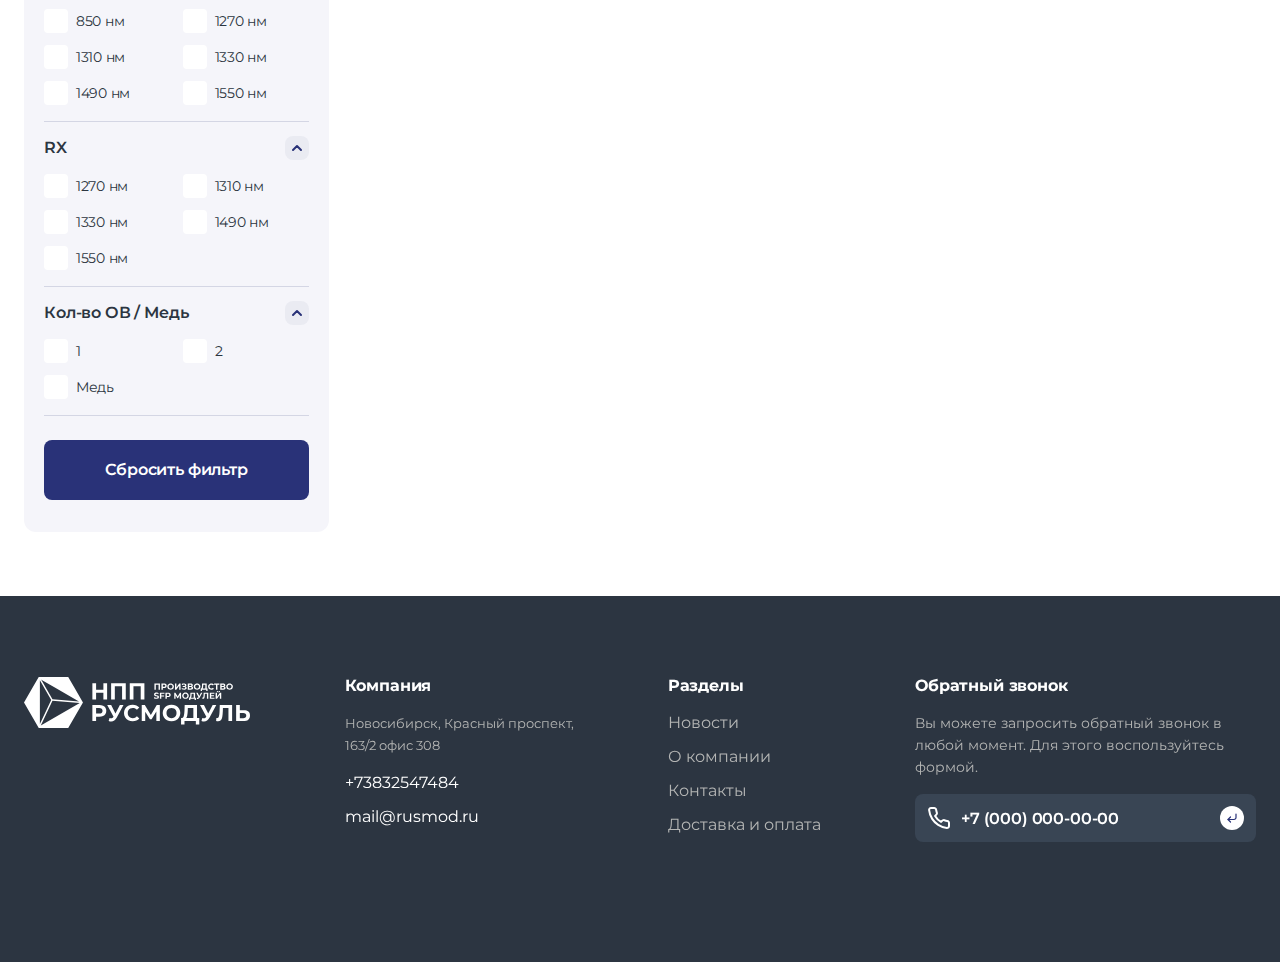
<file: category2.html>
<!DOCTYPE html>
<html lang="ru">
	<head>
		<meta http-equiv="Content-Type" content="text/html; charset=utf-8">

		<!-- Адаптирование страницы для мобильных устройств -->
		<meta name="viewport" content="width=device-width, initial-scale=1, maximum-scale=1">

		<!-- Запрет распознования номера телефона -->
		<meta name="format-detection" content="telephone=no">
		<meta name="SKYPE_TOOLBAR" content ="SKYPE_TOOLBAR_PARSER_COMPATIBLE">

		<!-- Заголовок страницы -->
		<title>Заголовок страницы</title>

		<!-- Данное значение часто используют(использовали) поисковые системы -->
		<meta name="description" content="">
		<meta name="keywords" content="">

		<!-- Изменение цвета панели моб. браузера -->
		<meta name="msapplication-TileColor" content="#293278">
		<meta name="theme-color" content="#293278">

		<!-- Подключение шрифтов с гугла -->
		<link rel="preconnect" href="https://fonts.googleapis.com">
		<link rel="preconnect" href="https://fonts.gstatic.com" crossorigin>
		<link href="https://fonts.googleapis.com/css2?family=Montserrat:ital,wght@0,100;0,200;0,300;0,400;0,500;0,600;0,700;0,800;0,900;1,100;1,200;1,300;1,400;1,500;1,600;1,700;1,800;1,900&display=swap" rel="stylesheet">

		<!-- Подключение файлов стилей -->
		<link rel="stylesheet" href="css/swiper-bundle.min.css" async>
		<link rel="stylesheet" href="css/swiper.css" async>
		<link rel="stylesheet" href="css/fancybox.css" async>
		<link rel="stylesheet" href="css/styles.css" async>

		<link rel="stylesheet" href="css/response_1279.css" media="print, (max-width: 1279px)" async>
		<link rel="stylesheet" href="css/response_1023.css" media="print, (max-width: 1023px)" async>
		<link rel="stylesheet" href="css/response_767.css" media="print, (max-width: 767px)" async>
		<link rel="stylesheet" href="css/response_479.css" media="(max-width: 479px)" async>
	</head>

	<body>
		<div class="wrap">
			<div class="main">
				<header>
					<div class="cont row big_w">
						<a href="/" class="logo">
							<img src="images/logo.svg" alt="">
						</a>

						<nav class="menu row">
							<div class="menu_item">
								<a class="active">Каталог</a>
							</div>

							<div class="menu_item">
								<a href="/">Главная</a>
							</div>

							<div class="menu_item">
								<a href="/">О компании</a>
							</div>

							<div class="menu_item">
								<a href="/">Новости</a>
							</div>

							<div class="menu_item">
								<a href="/">Контакты</a>
							</div>
						</nav>

						<div class="contacts">
							<div class="phone">
								<a href="tel:+73832547484">+7 (383) 254-74-84</a>
							</div>

							<div class="email">
								<a href="mailto:mail@rusmod.ru">mail@rusmod.ru</a>
							</div>
						</div>

						<button class="mob_menu_btn">
							<svg class="icon"><use xlink:href="images/sprite.svg#ic_menu"></use></svg>
							<svg class="icon"><use xlink:href="images/sprite.svg#ic_close"></use></svg>
						</button>

						<button class="mob_search_btn">
							<svg class="icon"><use xlink:href="images/sprite.svg#ic_search"></use></svg>
							<svg class="icon"><use xlink:href="images/sprite.svg#ic_close"></use></svg>
						</button>
					</div>

					<div class="line"></div>

					<div class="cont row big_w">
						<div class="mob_categories modal_cont">
							<button class="btn mini_modal_btn" data-modal-id="#categories_modal">
								<svg class="icon"><use xlink:href="images/sprite.svg#ic_menu"></use></svg>
								<svg class="icon"><use xlink:href="images/sprite.svg#ic_catalog"></use></svg>
								<span>Продукция</span>
								<svg class="arr"><use xlink:href="images/sprite.svg#ic_arr_ver"></use></svg>
							</button>

							<div class="mini_modal categories" id="categories_modal">
								<div><a href="/">
									<div class="thumb">
										<img data-src="images/tmp/category_thumb1.png" alt="" class="lazyload">
									</div>

									<div>SFP+</div>

									<div class="arr">
										<svg><use xlink:href="images/sprite.svg#ic_arr_hor"></use></svg>
									</div>
								</a></div>

								<div><a href="/">
									<div class="thumb">
										<img data-src="images/tmp/category_thumb1.png" alt="" class="lazyload">
									</div>

									<div>QSFP+ |40G|</div>

									<div class="arr">
										<svg><use xlink:href="images/sprite.svg#ic_arr_hor"></use></svg>
									</div>
								</a></div>

								<div><a href="/">
									<div class="thumb">
										<img data-src="images/tmp/category_thumb1.png" alt="" class="lazyload">
									</div>

									<div>DICRECT ATTACH CABLE (DAC)</div>

									<div class="arr">
										<svg><use xlink:href="images/sprite.svg#ic_arr_hor"></use></svg>
									</div>
								</a></div>

								<div><a href="/">
									<div class="thumb">
										<img data-src="images/tmp/category_thumb1.png" alt="" class="lazyload">
									</div>

									<div>QSFP28 |100G|</div>

									<div class="arr">
										<svg><use xlink:href="images/sprite.svg#ic_arr_hor"></use></svg>
									</div>
								</a></div>

								<div><a href="/">
									<div class="thumb">
										<img data-src="images/tmp/category_thumb1.png" alt="" class="lazyload">
									</div>

									<div>SFP</div>

									<div class="arr">
										<svg><use xlink:href="images/sprite.svg#ic_arr_hor"></use></svg>
									</div>
								</a></div>
							</div>
						</div>

						<div class="mob_search">
							<div class="title">Найти</div>

							<div class="catalog modal_cont">
								<button class="btn mini_modal_btn" data-modal-id="#catalog_modal">
									<span>Продукция</span>
									<span>Все категории</span>
									<svg class="arr"><use xlink:href="images/sprite.svg#ic_arr_ver"></use></svg>
								</button>

								<div class="mini_modal" id="catalog_modal">
									<div><a href="/">
										<span>SFP+</span>
										<svg class="arr"><use xlink:href="images/sprite.svg#ic_arr_hor"></use></svg>
									</a></div>

									<div><a href="/">
										<svg class="arrow"><use xlink:href="images/sprite.svg#ic_arrow_hor"></use></svg>
										<span>SFP+ |10G| 1 водлокно</span>
										<svg class="arr"><use xlink:href="images/sprite.svg#ic_arr_hor"></use></svg>
									</a></div>

									<div><a href="/">
										<svg class="arrow"><use xlink:href="images/sprite.svg#ic_arrow_hor"></use></svg>
										<span>SFP+ |10G| 2 водлокна</span>
										<svg class="arr"><use xlink:href="images/sprite.svg#ic_arr_hor"></use></svg>
									</a></div>

									<div><a href="/">
										<span>QSFP+ |40G|</span>
										<svg class="arr"><use xlink:href="images/sprite.svg#ic_arr_hor"></use></svg>
									</a></div>

									<div><a href="/">
										<span>DICRECT ATTACH CABLE  (DAC)</span>
										<svg class="arr"><use xlink:href="images/sprite.svg#ic_arr_hor"></use></svg>
									</a></div>

									<div><a href="/">
										<span>QSFP28 |100G|</span>
										<svg class="arr"><use xlink:href="images/sprite.svg#ic_arr_hor"></use></svg>
									</a></div>

									<div><a href="/">
										<span>SFP</span>
										<svg class="arr"><use xlink:href="images/sprite.svg#ic_arr_hor"></use></svg>
									</a></div>

									<div><a href="/">
										<svg class="arrow"><use xlink:href="images/sprite.svg#ic_arrow_hor"></use></svg>
										<span>SFP |1G| 1 водлокно</span>
										<svg class="arr"><use xlink:href="images/sprite.svg#ic_arr_hor"></use></svg>
									</a></div>

									<div><a href="/">
										<svg class="arrow"><use xlink:href="images/sprite.svg#ic_arrow_hor"></use></svg>
										<span>SFP |155М|</span>
										<svg class="arr"><use xlink:href="images/sprite.svg#ic_arr_hor"></use></svg>
									</a></div>

									<div><a href="/">
										<svg class="arrow"><use xlink:href="images/sprite.svg#ic_arrow_hor"></use></svg>
										<span>Медные SFP</span>
										<svg class="arr"><use xlink:href="images/sprite.svg#ic_arr_hor"></use></svg>
									</a></div>

									<div><a href="/">
										<svg class="arrow"><use xlink:href="images/sprite.svg#ic_arrow_hor"></use></svg>
										<span>Медные SFP</span>
										<svg class="arr"><use xlink:href="images/sprite.svg#ic_arr_hor"></use></svg>
									</a></div>
								</div>
							</div>

							<div class="search">
								<form action="">
									<svg class="icon"><use xlink:href="images/sprite.svg#ic_search"></use></svg>

									<input type="text" name="" value="" class="input" placeholder="Поиск">

									<svg class="arr"><use xlink:href="images/sprite.svg#ic_arr_ver"></use></svg>

									<div class="tips">
										<a href="/" class="tip">
											<span>SFP+ модуль, 10G, WDM, TX 1330нм, RX 1270нм, 10 км, LC, RSM10W42L10</span>
											<svg class="arr"><use xlink:href="images/sprite.svg#ic_arr_hor"></use></svg>
										</a>

										<a href="/" class="tip">
											<span>SFP модуль, 155Мбит/с, WDM, TX 1550 нм, RX 1310 нм, 20 км, SC, RSM155W63L20</span>
											<svg class="arr"><use xlink:href="images/sprite.svg#ic_arr_hor"></use></svg>
										</a>

										<a href="/" class="tip">
											<span>SFP модуль, 1.25G, WDM, TX 1550 нм, RX 1310 нм, 40 км, LC, RSM1W63L40</span>
											<svg class="arr"><use xlink:href="images/sprite.svg#ic_arr_hor"></use></svg>
										</a>

										<a href="/" class="tip">
											<span>SFP модуль, 1.25G, WDM, TX 1550 нм, RX 1490 нм, 80 км, SC, RSM1W65S80</span>
											<svg class="arr"><use xlink:href="images/sprite.svg#ic_arr_hor"></use></svg>
										</a>

										<a href="/" class="tip">
											<span>SFP модуль, 155Мбит/с, WDM, TX 1550 нм, RX 1310 нм, 20 км, SC, RSM155W63L20</span>
											<svg class="arr"><use xlink:href="images/sprite.svg#ic_arr_hor"></use></svg>
										</a>

										<a href="/" class="tip">
											<span>SFP модуль, 155Мбит/с, WDM, TX 1550 нм, RX 1310 нм, 20 км, SC, RSM155W63L20</span>
											<svg class="arr"><use xlink:href="images/sprite.svg#ic_arr_hor"></use></svg>
										</a>

										<a href="/" class="tip">
											<span>SFP модуль, 155Мбит/с, WDM, TX 1550 нм, RX 1310 нм, 20 км, SC, RSM155W63L20</span>
											<svg class="arr"><use xlink:href="images/sprite.svg#ic_arr_hor"></use></svg>
										</a>
									</div>
								</form>
							</div>
						</div>

						<button class="get_prices_btn modal_btn" data-modal="#get_prices_modal">Запросить прайс-лист</button>

						<a href="/" class="cart_link">
							<div class="icon">
								<svg><use xlink:href="images/sprite.svg#ic_cart"></use></svg>
								<span>4</span>
							</div>

							<div>Корзина</div>
						</a>
					</div>
				</header>


				<section class="mob_menu">
					<div class="scroll">
						<div class="menu">
							<div class="menu_item">
								<a href="/">Каталог</a>
							</div>

							<div class="menu_item">
								<a href="/">Главная</a>
							</div>

							<div class="menu_item">
								<a class="active">О компании</a>
							</div>

							<div class="menu_item">
								<a href="/">Новости</a>
							</div>

							<div class="menu_item">
								<a href="/">Контакты</a>
							</div>
						</div>

						<div class="contacts">
							<div class="phone">
								<a href="tel:+73832547484">+7 (383) 254-74-84</a>
							</div>

							<div class="email">
								<a href="mailto:mail@rusmod.ru">mail@rusmod.ru</a>
							</div>
						</div>
					</div>
				</section>


				<section class="page_head">
					<div class="cont big_w">
						<div class="breadcrumbs">
							<a href="/">Главная</a>
							<svg class="sep"><use xlink:href="images/sprite.svg#ic_arr_hor"></use></svg>

							<a href="/">Каталог</a>
							<svg class="sep"><use xlink:href="images/sprite.svg#ic_arr_hor"></use></svg>

							<span class="current">SFP</span>
						</div>

						<div class="category_info">
							<div class="thumb">
								<img data-src="images/tmp/category_thumb_big.png" alt="" class="lazyload">
							</div>

							<div>
								<h1 class="category_name">SFP</h1>

								<div class="desc">Оптические трансиверы серии RSM1W – это модульные компактные оптические приёмо-передатчики в форм-факторе SFP с поддержкой функции «горячей» замены и напряжением питания 3.3В. Приемопередатчик предназначен для работы со скоростями передачи данных до 1.25 Гбит/с, что соответствует стандарту SFP...</div>

								<button class="modules_btn">Список модулей в наличии</button>
							</div>
						</div>
					</div>
				</section>


				<section class="content_flex block">
					<div class="cont big_w row">
						<aside>
							<div class="filter" id="filter">
								<div class="title">Фильтрация</div>

								<form action="" class="form">
									<div class="item big_w">
										<div class="label">
											<span>Поиск по артикулу</span>
										</div>

										<div class="data" style="display: block;">
											<div class="search">
												<svg class="icon"><use xlink:href="images/sprite.svg#ic_search"></use></svg>
												<input type="text" name="" value="" class="input" placeholder="Поиск">
											</div>
										</div>
									</div>

									<div class="item">
										<div class="label btn active">
											<span>Тип корпуса</span>
											<span class="count"></span>

											<div class="arr">
												<svg class="icon"><use xlink:href="images/sprite.svg#ic_arr_hor"></use></svg>
											</div>
										</div>

										<div class="data" style="display: block;">
											<div class="cols">
												<div class="field">
													<label class="checkbox">
														<input type="checkbox" name="group1">

														<div class="check">
															<svg class="icon"><use xlink:href="images/sprite.svg#ic_check"></use></svg>
														</div>

														<div>SFP</div>
													</label>
												</div>

												<div class="field">
													<label class="checkbox">
														<input type="checkbox" name="group1">

														<div class="check">
															<svg class="icon"><use xlink:href="images/sprite.svg#ic_check"></use></svg>
														</div>

														<div>QSFP+</div>
													</label>
												</div>

												<div class="field">
													<label class="checkbox">
														<input type="checkbox" name="group1">

														<div class="check">
															<svg class="icon"><use xlink:href="images/sprite.svg#ic_check"></use></svg>
														</div>

														<div>QSFP+/SFP+</div>
													</label>
												</div>

												<div class="field">
													<label class="checkbox">
														<input type="checkbox" name="group1">

														<div class="check">
															<svg class="icon"><use xlink:href="images/sprite.svg#ic_check"></use></svg>
														</div>

														<div>SFP+</div>
													</label>
												</div>

												<div class="field">
													<label class="checkbox">
														<input type="checkbox" name="group1">

														<div class="check">
															<svg class="icon"><use xlink:href="images/sprite.svg#ic_check"></use></svg>
														</div>

														<div>QSFP28</div>
													</label>
												</div>

												<div class="field">
													<label class="checkbox">
														<input type="checkbox" name="group1">

														<div class="check">
															<svg class="icon"><use xlink:href="images/sprite.svg#ic_check"></use></svg>
														</div>

														<div>DAC</div>
													</label>
												</div>
											</div>
										</div>
									</div>

									<div class="item last">
										<div class="label btn active">
											<span>Разъем</span>
											<span class="count"></span>

											<div class="arr">
												<svg class="icon"><use xlink:href="images/sprite.svg#ic_arr_hor"></use></svg>
											</div>
										</div>

										<div class="data" style="display: block;">
											<div class="cols">
												<div class="field">
													<label class="checkbox">
														<input type="checkbox" name="group2">

														<div class="check">
															<svg class="icon"><use xlink:href="images/sprite.svg#ic_check"></use></svg>
														</div>

														<div>SC</div>
													</label>
												</div>

												<div class="field">
													<label class="checkbox">
														<input type="checkbox" name="group2">

														<div class="check">
															<svg class="icon"><use xlink:href="images/sprite.svg#ic_check"></use></svg>
														</div>

														<div>RJ-45</div>
													</label>
												</div>

												<div class="field">
													<label class="checkbox">
														<input type="checkbox" name="group2">

														<div class="check">
															<svg class="icon"><use xlink:href="images/sprite.svg#ic_check"></use></svg>
														</div>

														<div>LC</div>
													</label>
												</div>
											</div>
										</div>
									</div>

									<div class="item">
										<div class="label btn active">
											<span>Скорость</span>
											<span class="count"></span>

											<div class="arr">
												<svg class="icon"><use xlink:href="images/sprite.svg#ic_arr_hor"></use></svg>
											</div>
										</div>

										<div class="data" style="display: block;">
											<div class="cols">
												<div class="field">
													<label class="checkbox">
														<input type="checkbox" name="group3">

														<div class="check">
															<svg class="icon"><use xlink:href="images/sprite.svg#ic_check"></use></svg>
														</div>

														<div>155 Мбит/с</div>
													</label>
												</div>

												<div class="field">
													<label class="checkbox">
														<input type="checkbox" name="group3">

														<div class="check">
															<svg class="icon"><use xlink:href="images/sprite.svg#ic_check"></use></svg>
														</div>

														<div>1 Гбит/с</div>
													</label>
												</div>

												<div class="field">
													<label class="checkbox">
														<input type="checkbox" name="group3">

														<div class="check">
															<svg class="icon"><use xlink:href="images/sprite.svg#ic_check"></use></svg>
														</div>

														<div>6.25 Гбит/с</div>
													</label>
												</div>

												<div class="field">
													<label class="checkbox">
														<input type="checkbox" name="group3">

														<div class="check">
															<svg class="icon"><use xlink:href="images/sprite.svg#ic_check"></use></svg>
														</div>

														<div>10 Гбит/с</div>
													</label>
												</div>

												<div class="field">
													<label class="checkbox">
														<input type="checkbox" name="group3">

														<div class="check">
															<svg class="icon"><use xlink:href="images/sprite.svg#ic_check"></use></svg>
														</div>

														<div>40 Гбит/с</div>
													</label>
												</div>

												<div class="field">
													<label class="checkbox">
														<input type="checkbox" name="group3">

														<div class="check">
															<svg class="icon"><use xlink:href="images/sprite.svg#ic_check"></use></svg>
														</div>

														<div>100 Гбит/с</div>
													</label>
												</div>
											</div>
										</div>
									</div>

									<div class="item big_w">
										<div class="label btn active">
											<span>Расстояние</span>
											<span class="count"></span>

											<div class="arr">
												<svg class="icon"><use xlink:href="images/sprite.svg#ic_arr_hor"></use></svg>
											</div>
										</div>

										<div class="data" style="display: block;">
											<div class="cols mob_big">
												<div class="field">
													<label class="checkbox">
														<input type="checkbox" name="group4">

														<div class="check">
															<svg class="icon"><use xlink:href="images/sprite.svg#ic_check"></use></svg>
														</div>

														<div>100 м</div>
													</label>
												</div>

												<div class="field">
													<label class="checkbox">
														<input type="checkbox" name="group4">

														<div class="check">
															<svg class="icon"><use xlink:href="images/sprite.svg#ic_check"></use></svg>
														</div>

														<div>300 м</div>
													</label>
												</div>

												<div class="field">
													<label class="checkbox">
														<input type="checkbox" name="group4">

														<div class="check">
															<svg class="icon"><use xlink:href="images/sprite.svg#ic_check"></use></svg>
														</div>

														<div>500 м</div>
													</label>
												</div>

												<div class="field">
													<label class="checkbox">
														<input type="checkbox" name="group4">

														<div class="check">
															<svg class="icon"><use xlink:href="images/sprite.svg#ic_check"></use></svg>
														</div>

														<div>550 м</div>
													</label>
												</div>

												<div class="field">
													<label class="checkbox">
														<input type="checkbox" name="group4">

														<div class="check">
															<svg class="icon"><use xlink:href="images/sprite.svg#ic_check"></use></svg>
														</div>

														<div>2 км</div>
													</label>
												</div>

												<div class="field">
													<label class="checkbox">
														<input type="checkbox" name="group4">

														<div class="check">
															<svg class="icon"><use xlink:href="images/sprite.svg#ic_check"></use></svg>
														</div>

														<div>3 км</div>
													</label>
												</div>

												<div class="field">
													<label class="checkbox">
														<input type="checkbox" name="group4">

														<div class="check">
															<svg class="icon"><use xlink:href="images/sprite.svg#ic_check"></use></svg>
														</div>

														<div>10 км</div>
													</label>
												</div>

												<div class="field">
													<label class="checkbox">
														<input type="checkbox" name="group4">

														<div class="check">
															<svg class="icon"><use xlink:href="images/sprite.svg#ic_check"></use></svg>
														</div>

														<div>20 км</div>
													</label>
												</div>

												<div class="field">
													<label class="checkbox">
														<input type="checkbox" name="group4">

														<div class="check">
															<svg class="icon"><use xlink:href="images/sprite.svg#ic_check"></use></svg>
														</div>

														<div>25 км</div>
													</label>
												</div>

												<div class="field">
													<label class="checkbox">
														<input type="checkbox" name="group4">

														<div class="check">
															<svg class="icon"><use xlink:href="images/sprite.svg#ic_check"></use></svg>
														</div>

														<div>40 км</div>
													</label>
												</div>

												<div class="field">
													<label class="checkbox">
														<input type="checkbox" name="group4">

														<div class="check">
															<svg class="icon"><use xlink:href="images/sprite.svg#ic_check"></use></svg>
														</div>

														<div>60 км</div>
													</label>
												</div>

												<div class="field">
													<label class="checkbox">
														<input type="checkbox" name="group4">

														<div class="check">
															<svg class="icon"><use xlink:href="images/sprite.svg#ic_check"></use></svg>
														</div>

														<div>80 км</div>
													</label>
												</div>

												<div class="field">
													<label class="checkbox">
														<input type="checkbox" name="group4">

														<div class="check">
															<svg class="icon"><use xlink:href="images/sprite.svg#ic_check"></use></svg>
														</div>

														<div>100 км</div>
													</label>
												</div>

												<div class="field">
													<label class="checkbox">
														<input type="checkbox" name="group4">

														<div class="check">
															<svg class="icon"><use xlink:href="images/sprite.svg#ic_check"></use></svg>
														</div>

														<div>120 км</div>
													</label>
												</div>

												<div class="field">
													<label class="checkbox">
														<input type="checkbox" name="group4">

														<div class="check">
															<svg class="icon"><use xlink:href="images/sprite.svg#ic_check"></use></svg>
														</div>

														<div>160 км</div>
													</label>
												</div>

												<div class="field">
													<label class="checkbox">
														<input type="checkbox" name="group4">

														<div class="check">
															<svg class="icon"><use xlink:href="images/sprite.svg#ic_check"></use></svg>
														</div>

														<div>200 км</div>
													</label>
												</div>
											</div>
										</div>
									</div>

									<div class="item">
										<div class="label btn active">
											<span>TX</span>
											<span class="count"></span>

											<div class="arr">
												<svg class="icon"><use xlink:href="images/sprite.svg#ic_arr_hor"></use></svg>
											</div>
										</div>

										<div class="data" style="display: block;">
											<div class="cols">
												<div class="field">
													<label class="checkbox">
														<input type="checkbox" name="group5">

														<div class="check">
															<svg class="icon"><use xlink:href="images/sprite.svg#ic_check"></use></svg>
														</div>

														<div>850 нм</div>
													</label>
												</div>

												<div class="field">
													<label class="checkbox">
														<input type="checkbox" name="group5">

														<div class="check">
															<svg class="icon"><use xlink:href="images/sprite.svg#ic_check"></use></svg>
														</div>

														<div>1270 нм</div>
													</label>
												</div>

												<div class="field">
													<label class="checkbox">
														<input type="checkbox" name="group5">

														<div class="check">
															<svg class="icon"><use xlink:href="images/sprite.svg#ic_check"></use></svg>
														</div>

														<div>1310 нм</div>
													</label>
												</div>

												<div class="field">
													<label class="checkbox">
														<input type="checkbox" name="group5">

														<div class="check">
															<svg class="icon"><use xlink:href="images/sprite.svg#ic_check"></use></svg>
														</div>

														<div>1330 нм</div>
													</label>
												</div>

												<div class="field">
													<label class="checkbox">
														<input type="checkbox" name="group5">

														<div class="check">
															<svg class="icon"><use xlink:href="images/sprite.svg#ic_check"></use></svg>
														</div>

														<div>1490 нм</div>
													</label>
												</div>

												<div class="field">
													<label class="checkbox">
														<input type="checkbox" name="group5">

														<div class="check">
															<svg class="icon"><use xlink:href="images/sprite.svg#ic_check"></use></svg>
														</div>

														<div>1550 нм</div>
													</label>
												</div>
											</div>
										</div>
									</div>

									<div class="item">
										<div class="label btn active">
											<span>RX</span>
											<span class="count"></span>

											<div class="arr">
												<svg class="icon"><use xlink:href="images/sprite.svg#ic_arr_hor"></use></svg>
											</div>
										</div>

										<div class="data" style="display: block;">
											<div class="cols">
												<div class="field">
													<label class="checkbox">
														<input type="checkbox" name="group6">

														<div class="check">
															<svg class="icon"><use xlink:href="images/sprite.svg#ic_check"></use></svg>
														</div>

														<div>1270 нм</div>
													</label>
												</div>

												<div class="field">
													<label class="checkbox">
														<input type="checkbox" name="group6">

														<div class="check">
															<svg class="icon"><use xlink:href="images/sprite.svg#ic_check"></use></svg>
														</div>

														<div>1310 нм</div>
													</label>
												</div>

												<div class="field">
													<label class="checkbox">
														<input type="checkbox" name="group6">

														<div class="check">
															<svg class="icon"><use xlink:href="images/sprite.svg#ic_check"></use></svg>
														</div>

														<div>1330 нм</div>
													</label>
												</div>

												<div class="field">
													<label class="checkbox">
														<input type="checkbox" name="group6">

														<div class="check">
															<svg class="icon"><use xlink:href="images/sprite.svg#ic_check"></use></svg>
														</div>

														<div>1490 нм</div>
													</label>
												</div>

												<div class="field">
													<label class="checkbox">
														<input type="checkbox" name="group6">

														<div class="check">
															<svg class="icon"><use xlink:href="images/sprite.svg#ic_check"></use></svg>
														</div>

														<div>1550 нм</div>
													</label>
												</div>
											</div>
										</div>
									</div>

									<div class="item last">
										<div class="label btn active">
											<span>Кол-во ОВ / Медь</span>
											<span class="count"></span>

											<div class="arr">
												<svg class="icon"><use xlink:href="images/sprite.svg#ic_arr_hor"></use></svg>
											</div>
										</div>

										<div class="data" style="display: block;">
											<div class="cols">
												<div class="field">
													<label class="checkbox">
														<input type="checkbox" name="group6">

														<div class="check">
															<svg class="icon"><use xlink:href="images/sprite.svg#ic_check"></use></svg>
														</div>

														<div>1</div>
													</label>
												</div>

												<div class="field">
													<label class="checkbox">
														<input type="checkbox" name="group6">

														<div class="check">
															<svg class="icon"><use xlink:href="images/sprite.svg#ic_check"></use></svg>
														</div>

														<div>2</div>
													</label>
												</div>

												<div class="field">
													<label class="checkbox">
														<input type="checkbox" name="group6">

														<div class="check">
															<svg class="icon"><use xlink:href="images/sprite.svg#ic_check"></use></svg>
														</div>

														<div>Медь</div>
													</label>
												</div>
											</div>
										</div>
									</div>

									<div class="btns">
										<button type="submit" class="submit_btn">Применить</button>
										<button type="reset" class="reset_btn">Сбросить фильтр</button>
									</div>
								</form>
							</div>
						</aside>


						<section class="content">
							<section class="products">
								<div class="mob_head">
									<div class="title">Каталог продукции по категории</div>

									<button class="mob_filter_btn modal_btn" data-modal="#filter">
										<svg class="icon"><use xlink:href="images/sprite.svg#ic_filter"></use></svg>
										<span>Фильтр</span>
									</button>
								</div>

								<div class="table_wrap">
									<table>
										<thead>
											<tr>
												<th>
													<span>Артикул</span>

													<button class="sort_btn">
														<svg class="icon"><use xlink:href="images/sprite.svg#ic_arr_hor"></use></svg>
													</button>
												</th>

												<th>
													<span>Разъем</span>

													<button class="sort_btn">
														<svg class="icon"><use xlink:href="images/sprite.svg#ic_arr_hor"></use></svg>
													</button>
												</th>

												<th>
													<span>Скорость</span>

													<button class="sort_btn">
														<svg class="icon"><use xlink:href="images/sprite.svg#ic_arr_hor"></use></svg>
													</button>
												</th>

												<th>
													<span>Расстояние</span>

													<button class="sort_btn">
														<svg class="icon"><use xlink:href="images/sprite.svg#ic_arr_hor"></use></svg>
													</button>
												</th>

												<th>
													<span>TX</span>

													<button class="sort_btn">
														<svg class="icon"><use xlink:href="images/sprite.svg#ic_arr_hor"></use></svg>
													</button>
												</th>

												<th>
													<span>RX</span>

													<button class="sort_btn">
														<svg class="icon"><use xlink:href="images/sprite.svg#ic_arr_hor"></use></svg>
													</button>
												</th>

												<th>
													<span>Среда<br> передачи</span>

													<button class="sort_btn">
														<svg class="icon"><use xlink:href="images/sprite.svg#ic_arr_hor"></use></svg>
													</button>
												</th>

												<th>
													<span>Тип кабеля</span>

													<button class="sort_btn">
														<svg class="icon"><use xlink:href="images/sprite.svg#ic_arr_hor"></use></svg>
													</button>
												</th>

												<th>
													<span>Цена GPL</span>

													<button class="sort_btn">
														<svg class="icon"><use xlink:href="images/sprite.svg#ic_arr_hor"></use></svg>
													</button>
												</th>

												<th>
													<span>Добавить в<br> корзину</span>
												</th>
											</tr>
										</thead>

										<tbody>
											<tr>
												<td class="name" data-column="">
													<a href="/">RSM1W36S40</a>
												</td>

												<td class="connector" data-column="Разъем">SC</td>
												<td class="speed" data-column="Скорость">1 Гбит/c</td>
												<td class="distance" data-column="Расстояние">40 км</td>
												<td class="tx" data-column="TX">1310 нм</td>
												<td class="rx" data-column="RX">1550 нм</td>
												<td class="gear" data-column="Среда передачи">1</td>
												<td class="cable_type" data-column="Тип кабеля">Одномодовый</td>
												<td class="price" data-column="Цена GPL">139 776.00 ₽</td>

												<td class="buy">
													<button class="btn">
														<svg class="icon"><use xlink:href="images/sprite.svg#ic_plus2"></use></svg>
														<span>В корзину</span>
													</button>
												</td>
											</tr>

											<tr>
												<td class="name" data-column="">
													<a href="/">RSM1W36S40</a>
												</td>

												<td class="connector" data-column="Разъем">SC</td>
												<td class="speed" data-column="Скорость">1 Гбит/c</td>
												<td class="distance" data-column="Расстояние">40 км</td>
												<td class="tx" data-column="TX">1310 нм</td>
												<td class="rx" data-column="RX">1550 нм</td>
												<td class="gear" data-column="Среда передачи">1</td>
												<td class="cable_type" data-column="Тип кабеля">Одномодовый</td>
												<td class="price" data-column="Цена GPL">139 776.00 ₽</td>

												<td class="buy">
													<button class="btn">
														<svg class="icon"><use xlink:href="images/sprite.svg#ic_plus2"></use></svg>
														<span>В корзину</span>
													</button>
												</td>
											</tr>

											<tr>
												<td class="name" data-column="">
													<a href="/">RSM1W36S40</a>
												</td>

												<td class="connector" data-column="Разъем">SC</td>
												<td class="speed" data-column="Скорость">1 Гбит/c</td>
												<td class="distance" data-column="Расстояние">40 км</td>
												<td class="tx" data-column="TX">1310 нм</td>
												<td class="rx" data-column="RX">1550 нм</td>
												<td class="gear" data-column="Среда передачи">1</td>
												<td class="cable_type" data-column="Тип кабеля">Одномодовый</td>
												<td class="price" data-column="Цена GPL">139 776.00 ₽</td>

												<td class="buy">
													<button class="btn">
														<svg class="icon"><use xlink:href="images/sprite.svg#ic_plus2"></use></svg>
														<span>В корзину</span>
													</button>
												</td>
											</tr>

											<tr>
												<td class="name" data-column="">
													<a href="/">RSM1W36S40</a>
												</td>

												<td class="connector" data-column="Разъем">SC</td>
												<td class="speed" data-column="Скорость">1 Гбит/c</td>
												<td class="distance" data-column="Расстояние">40 км</td>
												<td class="tx" data-column="TX">1310 нм</td>
												<td class="rx" data-column="RX">1550 нм</td>
												<td class="gear" data-column="Среда передачи">1</td>
												<td class="cable_type" data-column="Тип кабеля">Одномодовый</td>
												<td class="price" data-column="Цена GPL">139 776.00 ₽</td>

												<td class="buy">
													<button class="btn">
														<svg class="icon"><use xlink:href="images/sprite.svg#ic_plus2"></use></svg>
														<span>В корзину</span>
													</button>
												</td>
											</tr>

											<tr>
												<td class="name" data-column="">
													<a href="/">RSM1W36S40</a>
												</td>

												<td class="connector" data-column="Разъем">SC</td>
												<td class="speed" data-column="Скорость">1 Гбит/c</td>
												<td class="distance" data-column="Расстояние">40 км</td>
												<td class="tx" data-column="TX">1310 нм</td>
												<td class="rx" data-column="RX">1550 нм</td>
												<td class="gear" data-column="Среда передачи">1</td>
												<td class="cable_type" data-column="Тип кабеля">Одномодовый</td>
												<td class="price" data-column="Цена GPL">139 776.00 ₽</td>

												<td class="buy">
													<button class="btn">
														<svg class="icon"><use xlink:href="images/sprite.svg#ic_plus2"></use></svg>
														<span>В корзину</span>
													</button>
												</td>
											</tr>

											<tr>
												<td class="name" data-column="">
													<a href="/">RSM1W36S40</a>
												</td>

												<td class="connector" data-column="Разъем">SC</td>
												<td class="speed" data-column="Скорость">1 Гбит/c</td>
												<td class="distance" data-column="Расстояние">40 км</td>
												<td class="tx" data-column="TX">1310 нм</td>
												<td class="rx" data-column="RX">1550 нм</td>
												<td class="gear" data-column="Среда передачи">1</td>
												<td class="cable_type" data-column="Тип кабеля">Одномодовый</td>
												<td class="price" data-column="Цена GPL">139 776.00 ₽</td>

												<td class="buy">
													<button class="btn">
														<svg class="icon"><use xlink:href="images/sprite.svg#ic_plus2"></use></svg>
														<span>В корзину</span>
													</button>
												</td>
											</tr>

											<tr>
												<td class="name" data-column="">
													<a href="/">RSM1W36S40</a>
												</td>

												<td class="connector" data-column="Разъем">SC</td>
												<td class="speed" data-column="Скорость">1 Гбит/c</td>
												<td class="distance" data-column="Расстояние">40 км</td>
												<td class="tx" data-column="TX">1310 нм</td>
												<td class="rx" data-column="RX">1550 нм</td>
												<td class="gear" data-column="Среда передачи">1</td>
												<td class="cable_type" data-column="Тип кабеля">Одномодовый</td>
												<td class="price" data-column="Цена GPL">139 776.00 ₽</td>

												<td class="buy">
													<button class="btn">
														<svg class="icon"><use xlink:href="images/sprite.svg#ic_plus2"></use></svg>
														<span>В корзину</span>
													</button>
												</td>
											</tr>

											<tr>
												<td class="name" data-column="">
													<a href="/">RSM1W36S40</a>
												</td>

												<td class="connector" data-column="Разъем">SC</td>
												<td class="speed" data-column="Скорость">1 Гбит/c</td>
												<td class="distance" data-column="Расстояние">40 км</td>
												<td class="tx" data-column="TX">1310 нм</td>
												<td class="rx" data-column="RX">1550 нм</td>
												<td class="gear" data-column="Среда передачи">1</td>
												<td class="cable_type" data-column="Тип кабеля">Одномодовый</td>
												<td class="price" data-column="Цена GPL">139 776.00 ₽</td>

												<td class="buy">
													<button class="btn">
														<svg class="icon"><use xlink:href="images/sprite.svg#ic_plus2"></use></svg>
														<span>В корзину</span>
													</button>
												</td>
											</tr>

											<tr>
												<td class="name" data-column="">
													<a href="/">RSM1W36S40</a>
												</td>

												<td class="connector" data-column="Разъем">SC</td>
												<td class="speed" data-column="Скорость">1 Гбит/c</td>
												<td class="distance" data-column="Расстояние">40 км</td>
												<td class="tx" data-column="TX">1310 нм</td>
												<td class="rx" data-column="RX">1550 нм</td>
												<td class="gear" data-column="Среда передачи">1</td>
												<td class="cable_type" data-column="Тип кабеля">Одномодовый</td>
												<td class="price" data-column="Цена GPL">139 776.00 ₽</td>

												<td class="buy">
													<button class="btn">
														<svg class="icon"><use xlink:href="images/sprite.svg#ic_plus2"></use></svg>
														<span>В корзину</span>
													</button>
												</td>
											</tr>

											<tr>
												<td class="name" data-column="">
													<a href="/">RSM1W36S40</a>
												</td>

												<td class="connector" data-column="Разъем">SC</td>
												<td class="speed" data-column="Скорость">1 Гбит/c</td>
												<td class="distance" data-column="Расстояние">40 км</td>
												<td class="tx" data-column="TX">1310 нм</td>
												<td class="rx" data-column="RX">1550 нм</td>
												<td class="gear" data-column="Среда передачи">1</td>
												<td class="cable_type" data-column="Тип кабеля">Одномодовый</td>
												<td class="price" data-column="Цена GPL">139 776.00 ₽</td>

												<td class="buy">
													<button class="btn">
														<svg class="icon"><use xlink:href="images/sprite.svg#ic_plus2"></use></svg>
														<span>В корзину</span>
													</button>
												</td>
											</tr>
										</tbody>
									</table>
								</div>
							</section>
						</section>
					</div>
				</section>
			</div>


			<footer>
				<div class="cont row big_w">
					<div class="logo">
						<img src="images/logo_white.svg" alt="">
					</div>

					<div class="contacts">
						<div class="title">Компания</div>

						<div class="location">Новосибирск, Красный проспект,<br> 163/2 офис 308</div>

						<div class="phone">
							<a href="tel:+73832547484">+73832547484</a>
						</div>

						<div class="email">
							<a href="mailto:mail@rusmod.ru">mail@rusmod.ru</a>
						</div>
					</div>

					<div class="links">
						<div class="title">Разделы</div>

						<div class="items">
							<div><a href="/">Новости</a></div>
							<div><a href="/">О компании</a></div>
							<div><a href="/">Контакты</a></div>
							<div><a href="/">Доставка и оплата</a></div>
						</div>
					</div>

					<div class="callback">
						<div class="title">Обратный звонок</div>

						<div class="desc">Вы можете запросить обратный звонок в любой момент. Для этого воспользуйтесь формой.</div>

						<form action="">
							<svg class="icon"><use xlink:href="images/sprite.svg#ic_phone"></use></svg>

							<input type="tel" name="" value="" class="input" placeholder="+7 (000) 000-00-00">

							<button type="submit" class="submit_btn">
								<svg><use xlink:href="images/sprite.svg#ic_send_arrow"></use></svg>
							</button>
						</form>
					</div>
				</div>
			</footer>
		</div>


		<div class="supports_error">
			Ваш браузер устарел рекомендуем обновить его до последней версии<br> или использовать другой более современный.
		</div>


		<section class="modal" id="get_prices_modal">
			<div class="modal_title">Запросить прайс-лист</div>

			<form action="" class="form">
				<div class="line">
					<div class="label">Ваша имя</div>

					<div class="field">
						<input type="text" name="" value="" class="input" placeholder="Например, Евгений">
					</div>
				</div>

				<div class="line error">
					<div class="label">Email</div>

					<div class="field">
						<input type="text" name="" value="" class="input" placeholder="Например, exemple@email.com">

						<button type="button" class="clear_btn">
							<svg class="icon"><use xlink:href="images/sprite.svg#ic_close"></use></svg>
						</button>
					</div>

					<div class="error_text">Некорректный email</div>
				</div>

				<div class="line">
					<div class="label">Номер телефона</div>

					<div class="field">
						<input type="tel" name="" value="" class="input" placeholder="Введите номер телефона">
					</div>
				</div>

				<div class="line">
					<div class="label">Название компании</div>

					<div class="field">
						<input type="text" name="" value="" class="input" placeholder='Например, ООО "Электросистемы"'>
					</div>
				</div>

				<div class="line price_list">
					<div class="field">
						<img src="images/ic_xls.svg" alt="">
						<span>прайс_лист.xls</span>
					</div>
				</div>

				<div class="line agree">
					<label>
						<input type="checkbox" name="agree" checked>

						<div class="check">
							<svg><use xlink:href="images/sprite.svg#ic_check"></use></svg>
						</div>

						<div>Я соглсен(-а) на обработку персональных данных</div>
					</label>
				</div>

				<div class="submit">
					<button type="submit" class="submit_btn" disabled>Запросить</button>
				</div>
			</form>
		</section>


		<!-- Подключение javascript файлов -->
		<script src="js/jquery-3.5.0.min.js"></script>
		<script src="js/swiper-bundle.min.js"></script>
		<script src="js/inputmask.min.js"></script>
		<script src="js/fancybox.min.js"></script>
		<script src="js/functions.js"></script>
		<script src="js/scripts.js"></script>
	</body>
</html>
</file>
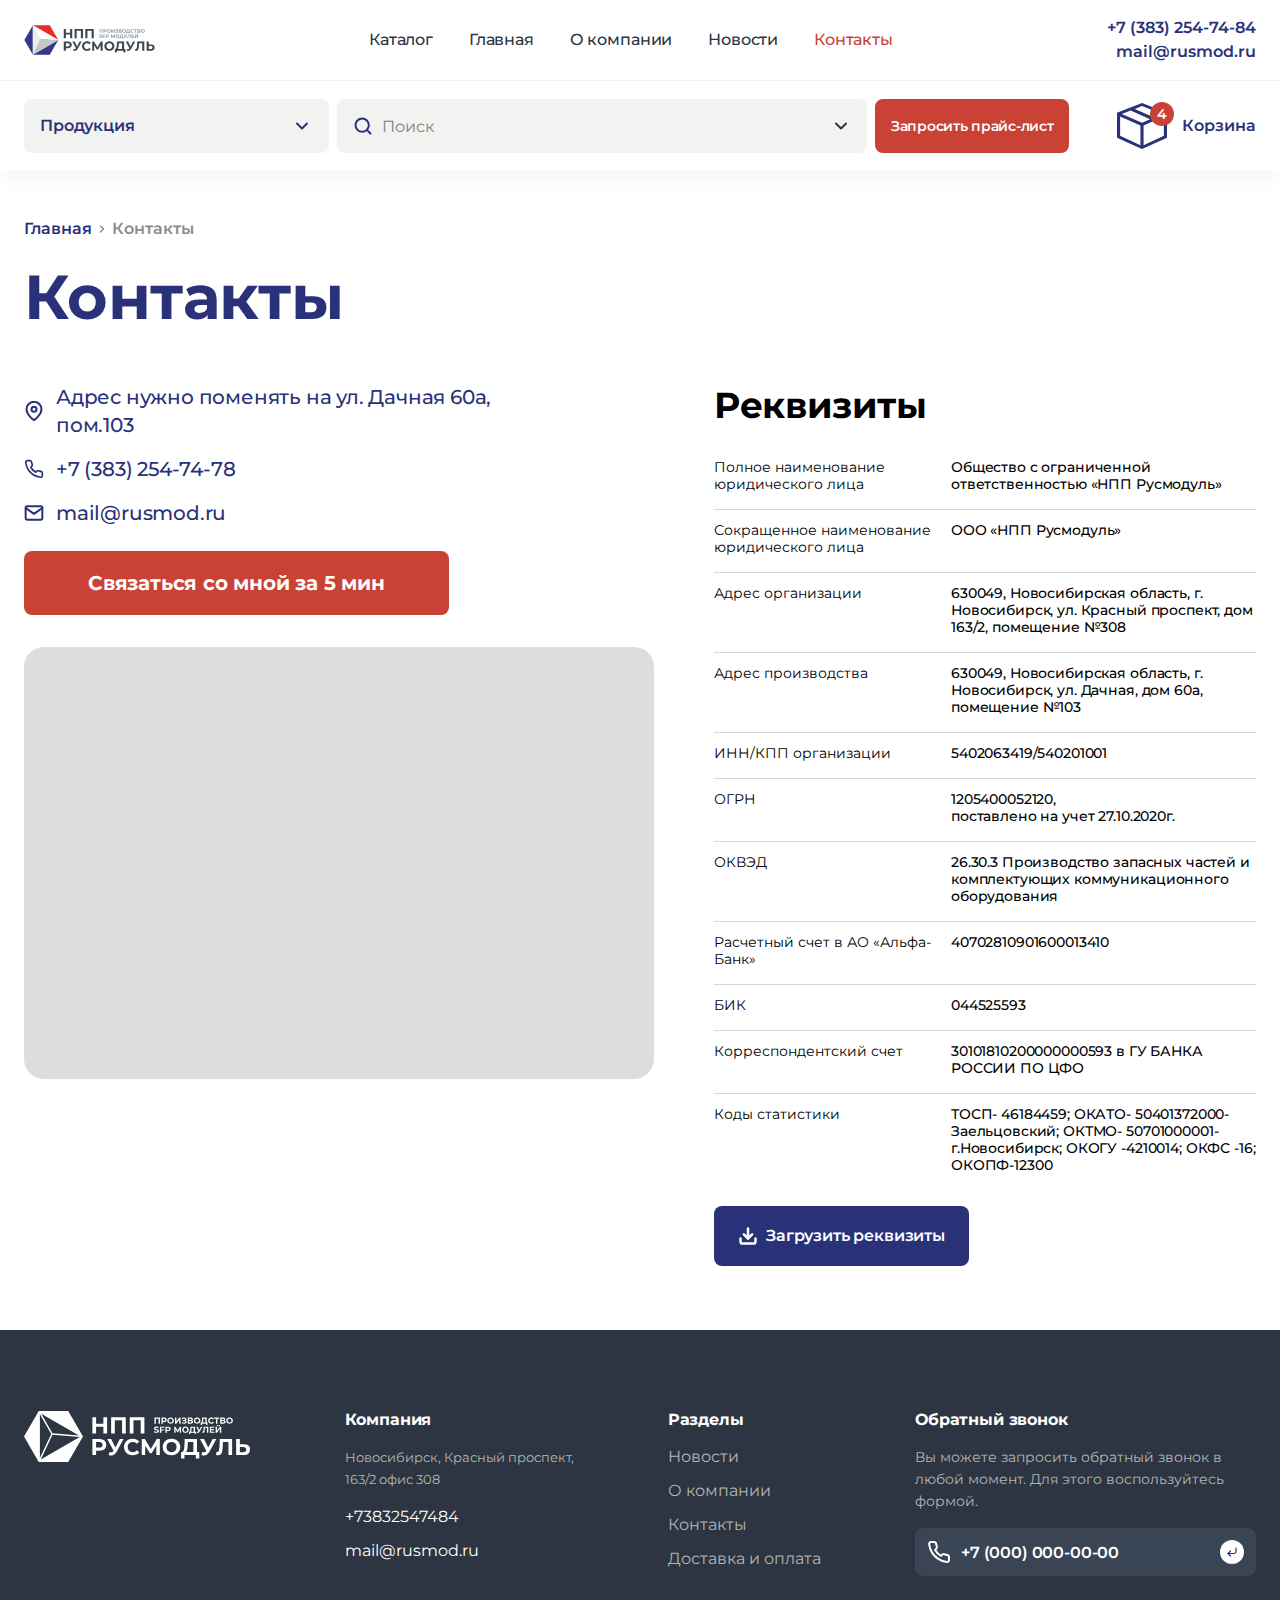
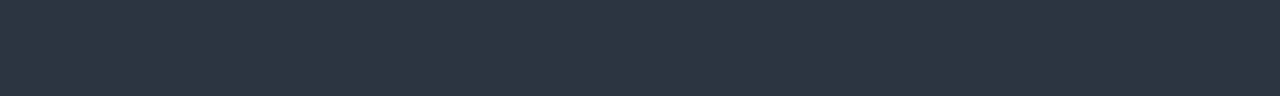
<file: contacts.html>
<!DOCTYPE html>
<html lang="ru">
	<head>
		<meta http-equiv="Content-Type" content="text/html; charset=utf-8">

		<!-- Адаптирование страницы для мобильных устройств -->
		<meta name="viewport" content="width=device-width, initial-scale=1, maximum-scale=1">

		<!-- Запрет распознования номера телефона -->
		<meta name="format-detection" content="telephone=no">
		<meta name="SKYPE_TOOLBAR" content ="SKYPE_TOOLBAR_PARSER_COMPATIBLE">

		<!-- Заголовок страницы -->
		<title>Заголовок страницы</title>

		<!-- Данное значение часто используют(использовали) поисковые системы -->
		<meta name="description" content="">
		<meta name="keywords" content="">

		<!-- Изменение цвета панели моб. браузера -->
		<meta name="msapplication-TileColor" content="#293278">
		<meta name="theme-color" content="#293278">

		<!-- Подключение шрифтов с гугла -->
		<link rel="preconnect" href="https://fonts.googleapis.com">
		<link rel="preconnect" href="https://fonts.gstatic.com" crossorigin>
		<link href="https://fonts.googleapis.com/css2?family=Montserrat:ital,wght@0,100;0,200;0,300;0,400;0,500;0,600;0,700;0,800;0,900;1,100;1,200;1,300;1,400;1,500;1,600;1,700;1,800;1,900&display=swap" rel="stylesheet">

		<!-- Подключение файлов стилей -->
		<link rel="stylesheet" href="css/swiper-bundle.min.css" async>
		<link rel="stylesheet" href="css/swiper.css" async>
		<link rel="stylesheet" href="css/fancybox.css" async>
		<link rel="stylesheet" href="css/styles.css" async>

		<link rel="stylesheet" href="css/response_1279.css" media="print, (max-width: 1279px)" async>
		<link rel="stylesheet" href="css/response_1023.css" media="print, (max-width: 1023px)" async>
		<link rel="stylesheet" href="css/response_767.css" media="print, (max-width: 767px)" async>
		<link rel="stylesheet" href="css/response_479.css" media="(max-width: 479px)" async>
	</head>

	<body>
		<div class="wrap">
			<div class="main">
				<header>
					<div class="cont row big_w">
						<a href="/" class="logo">
							<img src="images/logo.svg" alt="">
						</a>

						<nav class="menu row">
							<div class="menu_item">
								<a href="/">Каталог</a>
							</div>

							<div class="menu_item">
								<a href="/">Главная</a>
							</div>

							<div class="menu_item">
								<a href="/">О компании</a>
							</div>

							<div class="menu_item">
								<a href="/">Новости</a>
							</div>

							<div class="menu_item">
								<a class="active">Контакты</a>
							</div>
						</nav>

						<div class="contacts">
							<div class="phone">
								<a href="tel:+73832547484">+7 (383) 254-74-84</a>
							</div>

							<div class="email">
								<a href="mailto:mail@rusmod.ru">mail@rusmod.ru</a>
							</div>
						</div>

						<button class="mob_menu_btn">
							<svg class="icon"><use xlink:href="images/sprite.svg#ic_menu"></use></svg>
							<svg class="icon"><use xlink:href="images/sprite.svg#ic_close"></use></svg>
						</button>

						<button class="mob_search_btn">
							<svg class="icon"><use xlink:href="images/sprite.svg#ic_search"></use></svg>
							<svg class="icon"><use xlink:href="images/sprite.svg#ic_close"></use></svg>
						</button>
					</div>

					<div class="line"></div>

					<div class="cont row big_w">
						<div class="mob_categories modal_cont">
							<button class="btn mini_modal_btn" data-modal-id="#categories_modal">
								<svg class="icon"><use xlink:href="images/sprite.svg#ic_menu"></use></svg>
								<svg class="icon"><use xlink:href="images/sprite.svg#ic_catalog"></use></svg>
								<span>Продукция</span>
								<svg class="arr"><use xlink:href="images/sprite.svg#ic_arr_ver"></use></svg>
							</button>

							<div class="mini_modal categories" id="categories_modal">
								<div><a href="/">
									<div class="thumb">
										<img data-src="images/tmp/category_thumb1.png" alt="" class="lazyload">
									</div>

									<div>SFP+</div>

									<div class="arr">
										<svg><use xlink:href="images/sprite.svg#ic_arr_hor"></use></svg>
									</div>
								</a></div>

								<div><a href="/">
									<div class="thumb">
										<img data-src="images/tmp/category_thumb1.png" alt="" class="lazyload">
									</div>

									<div>QSFP+ |40G|</div>

									<div class="arr">
										<svg><use xlink:href="images/sprite.svg#ic_arr_hor"></use></svg>
									</div>
								</a></div>

								<div><a href="/">
									<div class="thumb">
										<img data-src="images/tmp/category_thumb1.png" alt="" class="lazyload">
									</div>

									<div>DICRECT ATTACH CABLE (DAC)</div>

									<div class="arr">
										<svg><use xlink:href="images/sprite.svg#ic_arr_hor"></use></svg>
									</div>
								</a></div>

								<div><a href="/">
									<div class="thumb">
										<img data-src="images/tmp/category_thumb1.png" alt="" class="lazyload">
									</div>

									<div>QSFP28 |100G|</div>

									<div class="arr">
										<svg><use xlink:href="images/sprite.svg#ic_arr_hor"></use></svg>
									</div>
								</a></div>

								<div><a href="/">
									<div class="thumb">
										<img data-src="images/tmp/category_thumb1.png" alt="" class="lazyload">
									</div>

									<div>SFP</div>

									<div class="arr">
										<svg><use xlink:href="images/sprite.svg#ic_arr_hor"></use></svg>
									</div>
								</a></div>
							</div>
						</div>

						<div class="mob_search">
							<div class="title">Найти</div>

							<div class="catalog modal_cont">
								<button class="btn mini_modal_btn" data-modal-id="#catalog_modal">
									<span>Продукция</span>
									<span>Все категории</span>
									<svg class="arr"><use xlink:href="images/sprite.svg#ic_arr_ver"></use></svg>
								</button>

								<div class="mini_modal" id="catalog_modal">
									<div><a href="/">
										<span>SFP+</span>
										<svg class="arr"><use xlink:href="images/sprite.svg#ic_arr_hor"></use></svg>
									</a></div>

									<div><a href="/">
										<svg class="arrow"><use xlink:href="images/sprite.svg#ic_arrow_hor"></use></svg>
										<span>SFP+ |10G| 1 водлокно</span>
										<svg class="arr"><use xlink:href="images/sprite.svg#ic_arr_hor"></use></svg>
									</a></div>

									<div><a href="/">
										<svg class="arrow"><use xlink:href="images/sprite.svg#ic_arrow_hor"></use></svg>
										<span>SFP+ |10G| 2 водлокна</span>
										<svg class="arr"><use xlink:href="images/sprite.svg#ic_arr_hor"></use></svg>
									</a></div>

									<div><a href="/">
										<span>QSFP+ |40G|</span>
										<svg class="arr"><use xlink:href="images/sprite.svg#ic_arr_hor"></use></svg>
									</a></div>

									<div><a href="/">
										<span>DICRECT ATTACH CABLE  (DAC)</span>
										<svg class="arr"><use xlink:href="images/sprite.svg#ic_arr_hor"></use></svg>
									</a></div>

									<div><a href="/">
										<span>QSFP28 |100G|</span>
										<svg class="arr"><use xlink:href="images/sprite.svg#ic_arr_hor"></use></svg>
									</a></div>

									<div><a href="/">
										<span>SFP</span>
										<svg class="arr"><use xlink:href="images/sprite.svg#ic_arr_hor"></use></svg>
									</a></div>

									<div><a href="/">
										<svg class="arrow"><use xlink:href="images/sprite.svg#ic_arrow_hor"></use></svg>
										<span>SFP |1G| 1 водлокно</span>
										<svg class="arr"><use xlink:href="images/sprite.svg#ic_arr_hor"></use></svg>
									</a></div>

									<div><a href="/">
										<svg class="arrow"><use xlink:href="images/sprite.svg#ic_arrow_hor"></use></svg>
										<span>SFP |155М|</span>
										<svg class="arr"><use xlink:href="images/sprite.svg#ic_arr_hor"></use></svg>
									</a></div>

									<div><a href="/">
										<svg class="arrow"><use xlink:href="images/sprite.svg#ic_arrow_hor"></use></svg>
										<span>Медные SFP</span>
										<svg class="arr"><use xlink:href="images/sprite.svg#ic_arr_hor"></use></svg>
									</a></div>

									<div><a href="/">
										<svg class="arrow"><use xlink:href="images/sprite.svg#ic_arrow_hor"></use></svg>
										<span>Медные SFP</span>
										<svg class="arr"><use xlink:href="images/sprite.svg#ic_arr_hor"></use></svg>
									</a></div>
								</div>
							</div>

							<div class="search">
								<form action="">
									<svg class="icon"><use xlink:href="images/sprite.svg#ic_search"></use></svg>

									<input type="text" name="" value="" class="input" placeholder="Поиск">

									<svg class="arr"><use xlink:href="images/sprite.svg#ic_arr_ver"></use></svg>

									<div class="tips">
										<a href="/" class="tip">
											<span>SFP+ модуль, 10G, WDM, TX 1330нм, RX 1270нм, 10 км, LC, RSM10W42L10</span>
											<svg class="arr"><use xlink:href="images/sprite.svg#ic_arr_hor"></use></svg>
										</a>

										<a href="/" class="tip">
											<span>SFP модуль, 155Мбит/с, WDM, TX 1550 нм, RX 1310 нм, 20 км, SC, RSM155W63L20</span>
											<svg class="arr"><use xlink:href="images/sprite.svg#ic_arr_hor"></use></svg>
										</a>

										<a href="/" class="tip">
											<span>SFP модуль, 1.25G, WDM, TX 1550 нм, RX 1310 нм, 40 км, LC, RSM1W63L40</span>
											<svg class="arr"><use xlink:href="images/sprite.svg#ic_arr_hor"></use></svg>
										</a>

										<a href="/" class="tip">
											<span>SFP модуль, 1.25G, WDM, TX 1550 нм, RX 1490 нм, 80 км, SC, RSM1W65S80</span>
											<svg class="arr"><use xlink:href="images/sprite.svg#ic_arr_hor"></use></svg>
										</a>

										<a href="/" class="tip">
											<span>SFP модуль, 155Мбит/с, WDM, TX 1550 нм, RX 1310 нм, 20 км, SC, RSM155W63L20</span>
											<svg class="arr"><use xlink:href="images/sprite.svg#ic_arr_hor"></use></svg>
										</a>

										<a href="/" class="tip">
											<span>SFP модуль, 155Мбит/с, WDM, TX 1550 нм, RX 1310 нм, 20 км, SC, RSM155W63L20</span>
											<svg class="arr"><use xlink:href="images/sprite.svg#ic_arr_hor"></use></svg>
										</a>

										<a href="/" class="tip">
											<span>SFP модуль, 155Мбит/с, WDM, TX 1550 нм, RX 1310 нм, 20 км, SC, RSM155W63L20</span>
											<svg class="arr"><use xlink:href="images/sprite.svg#ic_arr_hor"></use></svg>
										</a>
									</div>
								</form>
							</div>
						</div>

						<button class="get_prices_btn modal_btn" data-modal="#get_prices_modal">Запросить прайс-лист</button>

						<a href="/" class="cart_link">
							<div class="icon">
								<svg><use xlink:href="images/sprite.svg#ic_cart"></use></svg>
								<span>4</span>
							</div>

							<div>Корзина</div>
						</a>
					</div>
				</header>


				<section class="mob_menu">
					<div class="scroll">
						<div class="menu">
							<div class="menu_item">
								<a href="/">Каталог</a>
							</div>

							<div class="menu_item">
								<a href="/">Главная</a>
							</div>

							<div class="menu_item">
								<a class="active">О компании</a>
							</div>

							<div class="menu_item">
								<a href="/">Новости</a>
							</div>

							<div class="menu_item">
								<a href="/">Контакты</a>
							</div>
						</div>

						<div class="contacts">
							<div class="phone">
								<a href="tel:+73832547484">+7 (383) 254-74-84</a>
							</div>

							<div class="email">
								<a href="mailto:mail@rusmod.ru">mail@rusmod.ru</a>
							</div>
						</div>
					</div>
				</section>


				<section class="page_head">
					<div class="cont big_w">
						<div class="breadcrumbs">
							<a href="/">Главная</a>
							<svg class="sep"><use xlink:href="images/sprite.svg#ic_arr_hor"></use></svg>

							<span class="current">Контакты</span>
						</div>

						<h1 class="page_title">Контакты</h1>
					</div>
				</section>


				<section class="contacts_info block">
					<div class="cont big_w row">
						<div class="data">
							<div class="location">
								<svg class="icon"><use xlink:href="images/sprite.svg#ic_location"></use></svg>
								<div>Адрес нужно поменять на ул. Дачная 60а,<br> пом.103</div>
							</div>

							<div class="phone">
								<svg class="icon"><use xlink:href="images/sprite.svg#ic_phone"></use></svg>
								<div><a href="tel:+73832547478">+7 (383) 254-74-78</a></div>
							</div>

							<div class="email">
								<svg class="icon"><use xlink:href="images/sprite.svg#ic_email"></use></svg>
								<div><a href="mailto:mail@rusmod.ru">mail@rusmod.ru</a></div>
							</div>

							<button class="feedback_btn">Связаться со мной за 5 мин</button>

							<div class="map">

							</div>
						</div>

						<div class="requisites">
							<div class="title">Реквизиты</div>

							<div class="item">
								<div class="label">Полное наименование юридического лица</div>

								<div class="val">Общество с ограниченной ответственностью «НПП Русмодуль»</div>
							</div>

							<div class="item">
								<div class="label">Сокращенное наименование юридического лица</div>

								<div class="val">ООО «НПП Русмодуль»</div>
							</div>

							<div class="item">
								<div class="label">Адрес организации</div>

								<div class="val">630049, Новосибирская область, г. Новосибирск, ул. Красный проспект, дом 163/2, помещение №308</div>
							</div>

							<div class="item">
								<div class="label">Адрес производства</div>

								<div class="val">630049, Новосибирская область, г. Новосибирск, ул. Дачная, дом 60а, помещение №103</div>
							</div>

							<div class="item">
								<div class="label">ИНН/КПП организации</div>

								<div class="val">5402063419/540201001</div>
							</div>

							<div class="item">
								<div class="label">ОГРН</div>

								<div class="val">1205400052120,<br> поставлено на учет 27.10.2020г.</div>
							</div>

							<div class="item">
								<div class="label">ОКВЭД</div>

								<div class="val">26.30.3 Производство запасных частей и комплектующих коммуникационного оборудования</div>
							</div>

							<div class="item">
								<div class="label">Расчетный счет в АО «Альфа-Банк»</div>

								<div class="val">40702810901600013410</div>
							</div>

							<div class="item">
								<div class="label">БИК</div>

								<div class="val">044525593</div>
							</div>

							<div class="item">
								<div class="label">Корреспондентский счет</div>

								<div class="val">30101810200000000593 в ГУ БАНКА РОССИИ ПО ЦФО</div>
							</div>

							<div class="item">
								<div class="label">Коды статистики</div>

								<div class="val">ТОСП- 46184459;   ОКАТО- 50401372000-Заельцовский;  ОКТМО- 50701000001-г.Новосибирск; ОКОГУ -4210014; ОКФС -16; ОКОПФ-12300</div>
							</div>

							<div class="download">
								<a href="/" download class="link">
									<svg class="icon"><use xlink:href="images/sprite.svg#ic_download"></use></svg>
									<span>Загрузить реквизиты</span>
								</a>
							</div>
						</div>
					</div>
				</section>
			</div>


			<footer>
				<div class="cont row big_w">
					<div class="logo">
						<img src="images/logo_white.svg" alt="">
					</div>

					<div class="contacts">
						<div class="title">Компания</div>

						<div class="location">Новосибирск, Красный проспект,<br> 163/2 офис 308</div>

						<div class="phone">
							<a href="tel:+73832547484">+73832547484</a>
						</div>

						<div class="email">
							<a href="mailto:mail@rusmod.ru">mail@rusmod.ru</a>
						</div>
					</div>

					<div class="links">
						<div class="title">Разделы</div>

						<div class="items">
							<div><a href="/">Новости</a></div>
							<div><a href="/">О компании</a></div>
							<div><a href="/">Контакты</a></div>
							<div><a href="/">Доставка и оплата</a></div>
						</div>
					</div>

					<div class="callback">
						<div class="title">Обратный звонок</div>

						<div class="desc">Вы можете запросить обратный звонок в любой момент. Для этого воспользуйтесь формой.</div>

						<form action="">
							<svg class="icon"><use xlink:href="images/sprite.svg#ic_phone"></use></svg>

							<input type="tel" name="" value="" class="input" placeholder="+7 (000) 000-00-00">

							<button type="submit" class="submit_btn">
								<svg><use xlink:href="images/sprite.svg#ic_send_arrow"></use></svg>
							</button>
						</form>
					</div>
				</div>
			</footer>
		</div>


		<div class="supports_error">
			Ваш браузер устарел рекомендуем обновить его до последней версии<br> или использовать другой более современный.
		</div>


		<section class="modal" id="get_prices_modal">
			<div class="modal_title">Запросить прайс-лист</div>

			<form action="" class="form">
				<div class="line">
					<div class="label">Ваша имя</div>

					<div class="field">
						<input type="text" name="" value="" class="input" placeholder="Например, Евгений">
					</div>
				</div>

				<div class="line error">
					<div class="label">Email</div>

					<div class="field">
						<input type="text" name="" value="" class="input" placeholder="Например, exemple@email.com">

						<button type="button" class="clear_btn">
							<svg class="icon"><use xlink:href="images/sprite.svg#ic_close"></use></svg>
						</button>
					</div>

					<div class="error_text">Некорректный email</div>
				</div>

				<div class="line">
					<div class="label">Номер телефона</div>

					<div class="field">
						<input type="tel" name="" value="" class="input" placeholder="Введите номер телефона">
					</div>
				</div>

				<div class="line">
					<div class="label">Название компании</div>

					<div class="field">
						<input type="text" name="" value="" class="input" placeholder='Например, ООО "Электросистемы"'>
					</div>
				</div>

				<div class="line price_list">
					<div class="field">
						<img src="images/ic_xls.svg" alt="">
						<span>прайс_лист.xls</span>
					</div>
				</div>

				<div class="line agree">
					<label>
						<input type="checkbox" name="agree" checked>

						<div class="check">
							<svg><use xlink:href="images/sprite.svg#ic_check"></use></svg>
						</div>

						<div>Я соглсен(-а) на обработку персональных данных</div>
					</label>
				</div>

				<div class="submit">
					<button type="submit" class="submit_btn" disabled>Запросить</button>
				</div>
			</form>
		</section>


		<!-- Подключение javascript файлов -->
		<script src="js/jquery-3.5.0.min.js"></script>
		<script src="js/swiper-bundle.min.js"></script>
		<script src="js/inputmask.min.js"></script>
		<script src="js/fancybox.min.js"></script>
		<script src="js/functions.js"></script>
		<script src="js/scripts.js"></script>
	</body>
</html>
</file>
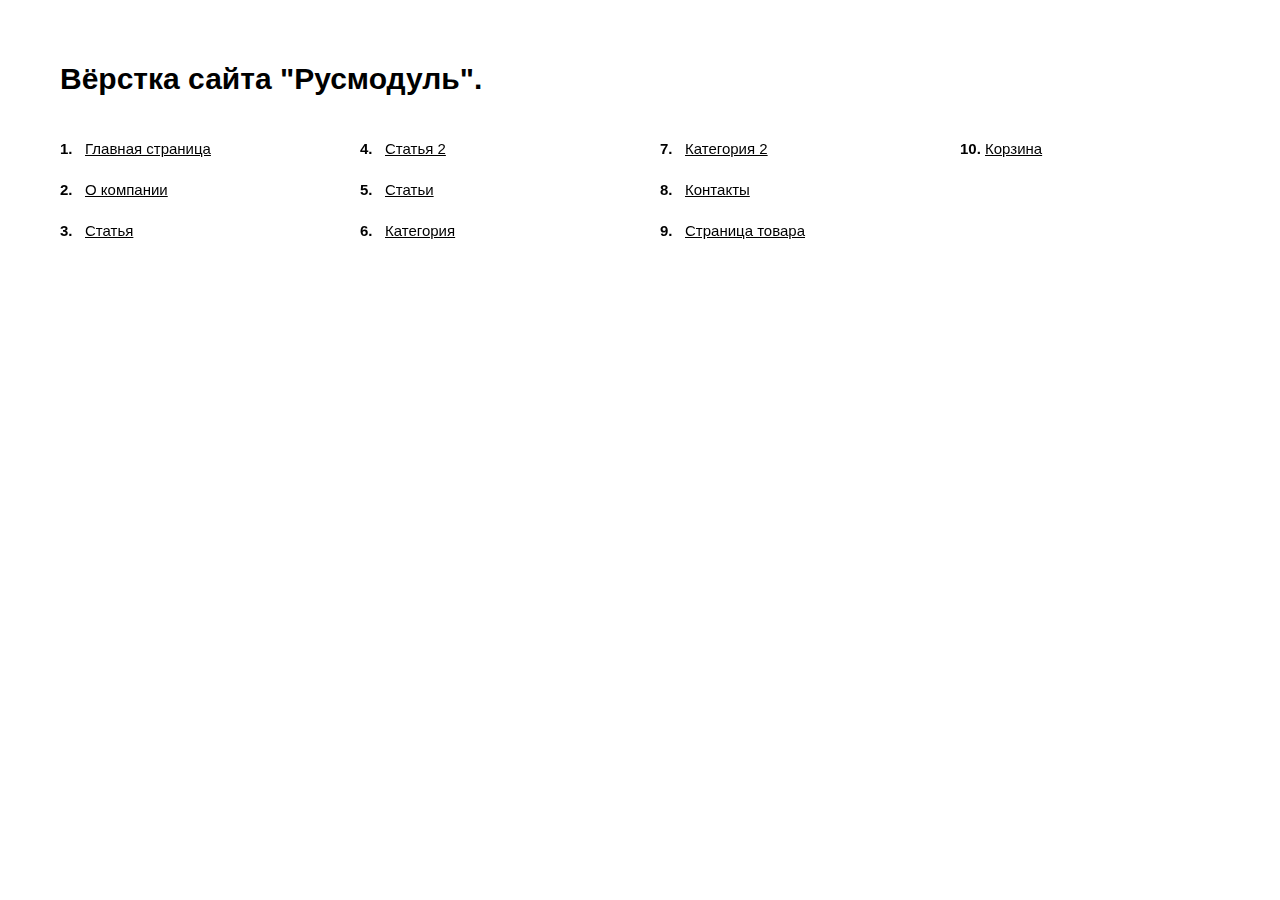
<file: demo_links.html>
<!DOCTYPE html>
<html lang="ru">
	<head>
		<meta http-equiv="Content-Type" content="text/html; charset=utf-8">

		<!-- Адаптирование страницы для мобильных устройств -->
		<meta name="viewport" content="width=device-width, initial-scale=1, maximum-scale=1">

		<!-- Запрет распознования номера телефона -->
		<meta name="format-detection" content="telephone=no">
		<meta name="SKYPE_TOOLBAR" content ="SKYPE_TOOLBAR_PARSER_COMPATIBLE">

		<style>
			*
			{
			    box-sizing: border-box;
			    margin: 0;
			    padding: 0;
			}

			*:before,
			*:after
			{
			    box-sizing: border-box;
			}


			.demo_links
			{
			    padding: 60px;
			}

			.demo_links .title
			{
			    font-family: Arial, 'Helvetica Neue', Helvetica, sans-serif;
			    font-size: 30px;
			    font-weight: 700;
			    line-height: 38px;

			    margin-bottom: 40px;
			}

			.demo_links ol
			{
			    font-family: Arial, 'Helvetica Neue', Helvetica, sans-serif;
			    font-size: 15px;
			    line-height: 21px;

			    counter-reset: li;

			    column-gap: 40px;
			    column-count: 4;
			}

			.demo_links ol li
			{
			    position: relative;

			    display: block;
			    overflow: hidden;

			    padding-left: 25px;

			    list-style-type: none;

			    transform: translateZ(0);

			    --webkit-column-break-inside: avoid;
			    page-break-inside: avoid;
			    break-inside: avoid;
			}

			.demo_links ol li + li
			{
			    margin-top: 20px;
			}

			.demo_links ol li:before
			{
			    color: var(--text_color);
			    font-weight: 700;

			    position: absolute;
			    top: 0;
			    left: 0;

			    content: counters(li, '.') '.';
			    counter-increment: li;
			}


			.demo_links li a
			{
			    color: #000;
			}

			.demo_links li a:hover
			{
			    text-decoration: none;
			}


			@media (max-width: 1279px)
			{
			    .demo_links ol
			    {
			        column-count: 3;
			    }
			}


			@media (max-width: 1023px)
			{
			    .demo_links
			    {
			        padding: 40px;
			    }

			    .demo_links .title
			    {
			        font-size: 28px;
			        line-height: 34px;

			        margin-bottom: 25px;
			    }

			    .demo_links ol
			    {
			        column-count: 2;
			    }
			}


			@media (max-width: 767px)
			{
			    .demo_links
			    {
			        padding: 30px;
			    }

			    .demo_links .title
			    {
			        font-size: 26px;
			        line-height: 32px;
			    }

			    .demo_links ol
			    {
			        column-gap: 40px;
			    }
			}


			@media (max-width: 479px)
			{
			    .demo_links
			    {
			        padding: 20px;
			    }

			    .demo_links .title
			    {
			        font-size: 22px;
			        line-height: 28px;

			        margin-bottom: 25px;
			    }

			    .demo_links ol
			    {
			        column-count: 1;
			    }

			    .demo_links ol li + li
			    {
			        margin-top: 15px;
			    }
			}

		</style>
	</head>

	<body>
		<div class="demo_links">
			<div class="title">Вёрстка сайта "Русмодуль".</div>

			<ol>
				<li><a href="./index.html" target="_blank">Главная страница</a></li>
				<li><a href="./about.html" target="_blank">О компании</a></li>
				<li><a href="./article.html" target="_blank">Статья</a></li>
				<li><a href="./article2.html" target="_blank">Статья 2</a></li>
				<li><a href="./articles.html" target="_blank">Статьи</a></li>
				<li><a href="./category.html" target="_blank">Категория</a></li>
				<li><a href="./category2.html" target="_blank">Категория 2</a></li>
				<li><a href="./contacts.html" target="_blank">Контакты</a></li>
				<li><a href="./product.html" target="_blank">Страница товара</a></li>
				<li><a href="./cart.html" target="_blank">Корзина</a></li>
			</ol>
		</div>
	</body>
</html>
</file>
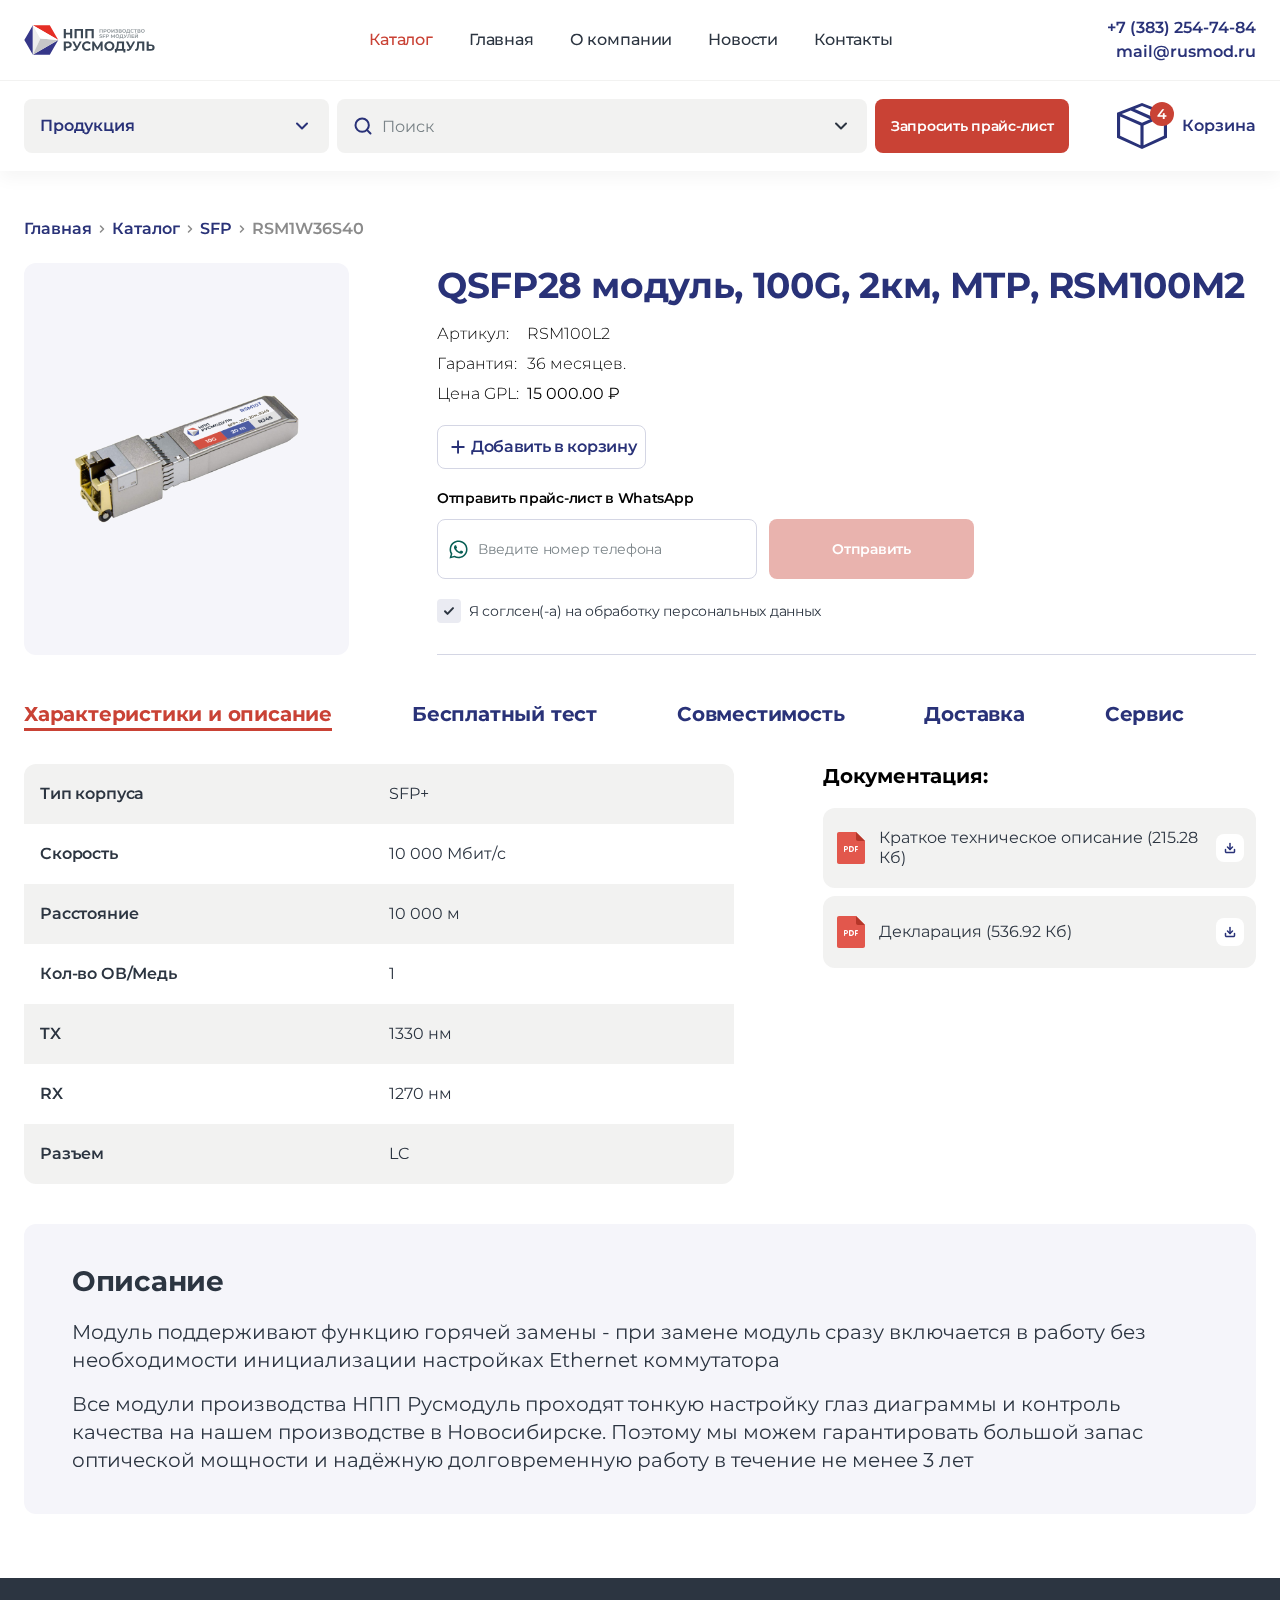
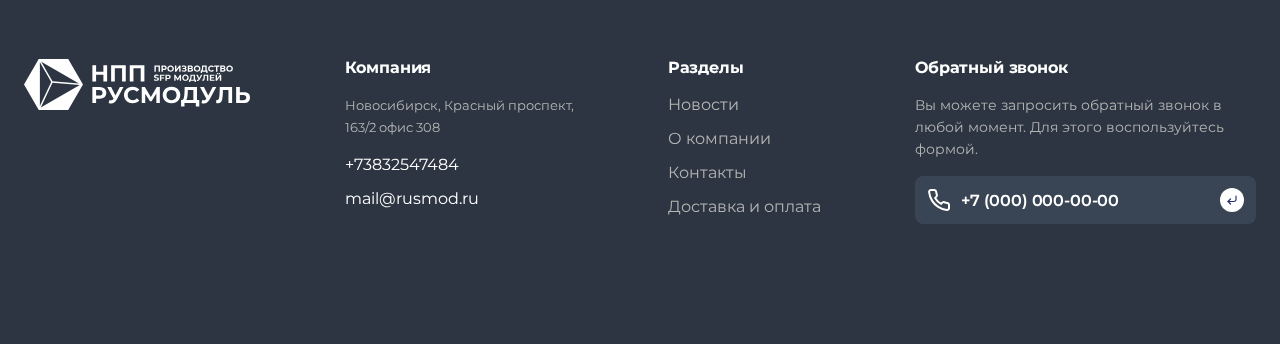
<file: product.html>
<!DOCTYPE html>
<html lang="ru">
	<head>
		<meta http-equiv="Content-Type" content="text/html; charset=utf-8">

		<!-- Адаптирование страницы для мобильных устройств -->
		<meta name="viewport" content="width=device-width, initial-scale=1, maximum-scale=1">

		<!-- Запрет распознования номера телефона -->
		<meta name="format-detection" content="telephone=no">
		<meta name="SKYPE_TOOLBAR" content ="SKYPE_TOOLBAR_PARSER_COMPATIBLE">

		<!-- Заголовок страницы -->
		<title>Заголовок страницы</title>

		<!-- Данное значение часто используют(использовали) поисковые системы -->
		<meta name="description" content="">
		<meta name="keywords" content="">

		<!-- Изменение цвета панели моб. браузера -->
		<meta name="msapplication-TileColor" content="#293278">
		<meta name="theme-color" content="#293278">

		<!-- Подключение шрифтов с гугла -->
		<link rel="preconnect" href="https://fonts.googleapis.com">
		<link rel="preconnect" href="https://fonts.gstatic.com" crossorigin>
		<link href="https://fonts.googleapis.com/css2?family=Montserrat:ital,wght@0,100;0,200;0,300;0,400;0,500;0,600;0,700;0,800;0,900;1,100;1,200;1,300;1,400;1,500;1,600;1,700;1,800;1,900&display=swap" rel="stylesheet">

		<!-- Подключение файлов стилей -->
		<link rel="stylesheet" href="css/swiper-bundle.min.css" async>
		<link rel="stylesheet" href="css/swiper.css" async>
		<link rel="stylesheet" href="css/fancybox.css" async>
		<link rel="stylesheet" href="css/styles.css" async>

		<link rel="stylesheet" href="css/response_1279.css" media="print, (max-width: 1279px)" async>
		<link rel="stylesheet" href="css/response_1023.css" media="print, (max-width: 1023px)" async>
		<link rel="stylesheet" href="css/response_767.css" media="print, (max-width: 767px)" async>
		<link rel="stylesheet" href="css/response_479.css" media="(max-width: 479px)" async>
	</head>

	<body>
		<div class="wrap">
			<div class="main">
				<header>
					<div class="cont row big_w">
						<a href="/" class="logo">
							<img src="images/logo.svg" alt="">
						</a>

						<nav class="menu row">
							<div class="menu_item">
								<a href="/" class="active">Каталог</a>
							</div>

							<div class="menu_item">
								<a href="/">Главная</a>
							</div>

							<div class="menu_item">
								<a href="/">О компании</a>
							</div>

							<div class="menu_item">
								<a href="/">Новости</a>
							</div>

							<div class="menu_item">
								<a href="/">Контакты</a>
							</div>
						</nav>

						<div class="contacts">
							<div class="phone">
								<a href="tel:+73832547484">+7 (383) 254-74-84</a>
							</div>

							<div class="email">
								<a href="mailto:mail@rusmod.ru">mail@rusmod.ru</a>
							</div>
						</div>

						<button class="mob_menu_btn">
							<svg class="icon"><use xlink:href="images/sprite.svg#ic_menu"></use></svg>
							<svg class="icon"><use xlink:href="images/sprite.svg#ic_close"></use></svg>
						</button>

						<button class="mob_search_btn">
							<svg class="icon"><use xlink:href="images/sprite.svg#ic_search"></use></svg>
							<svg class="icon"><use xlink:href="images/sprite.svg#ic_close"></use></svg>
						</button>
					</div>

					<div class="line"></div>

					<div class="cont row big_w">
						<div class="mob_categories modal_cont">
							<button class="btn mini_modal_btn" data-modal-id="#categories_modal">
								<svg class="icon"><use xlink:href="images/sprite.svg#ic_menu"></use></svg>
								<svg class="icon"><use xlink:href="images/sprite.svg#ic_catalog"></use></svg>
								<span>Продукция</span>
								<svg class="arr"><use xlink:href="images/sprite.svg#ic_arr_ver"></use></svg>
							</button>

							<div class="mini_modal categories" id="categories_modal">
								<div><a href="/">
									<div class="thumb">
										<img data-src="images/tmp/category_thumb1.png" alt="" class="lazyload">
									</div>

									<div>SFP+</div>

									<div class="arr">
										<svg><use xlink:href="images/sprite.svg#ic_arr_hor"></use></svg>
									</div>
								</a></div>

								<div><a href="/">
									<div class="thumb">
										<img data-src="images/tmp/category_thumb1.png" alt="" class="lazyload">
									</div>

									<div>QSFP+ |40G|</div>

									<div class="arr">
										<svg><use xlink:href="images/sprite.svg#ic_arr_hor"></use></svg>
									</div>
								</a></div>

								<div><a href="/">
									<div class="thumb">
										<img data-src="images/tmp/category_thumb1.png" alt="" class="lazyload">
									</div>

									<div>DICRECT ATTACH CABLE (DAC)</div>

									<div class="arr">
										<svg><use xlink:href="images/sprite.svg#ic_arr_hor"></use></svg>
									</div>
								</a></div>

								<div><a href="/">
									<div class="thumb">
										<img data-src="images/tmp/category_thumb1.png" alt="" class="lazyload">
									</div>

									<div>QSFP28 |100G|</div>

									<div class="arr">
										<svg><use xlink:href="images/sprite.svg#ic_arr_hor"></use></svg>
									</div>
								</a></div>

								<div><a href="/">
									<div class="thumb">
										<img data-src="images/tmp/category_thumb1.png" alt="" class="lazyload">
									</div>

									<div>SFP</div>

									<div class="arr">
										<svg><use xlink:href="images/sprite.svg#ic_arr_hor"></use></svg>
									</div>
								</a></div>
							</div>
						</div>

						<div class="mob_search">
							<div class="title">Найти</div>

							<div class="catalog modal_cont">
								<button class="btn mini_modal_btn" data-modal-id="#catalog_modal">
									<span>Продукция</span>
									<span>Все категории</span>
									<svg class="arr"><use xlink:href="images/sprite.svg#ic_arr_ver"></use></svg>
								</button>

								<div class="mini_modal" id="catalog_modal">
									<div><a href="/">
										<span>SFP+</span>
										<svg class="arr"><use xlink:href="images/sprite.svg#ic_arr_hor"></use></svg>
									</a></div>

									<div><a href="/">
										<svg class="arrow"><use xlink:href="images/sprite.svg#ic_arrow_hor"></use></svg>
										<span>SFP+ |10G| 1 водлокно</span>
										<svg class="arr"><use xlink:href="images/sprite.svg#ic_arr_hor"></use></svg>
									</a></div>

									<div><a href="/">
										<svg class="arrow"><use xlink:href="images/sprite.svg#ic_arrow_hor"></use></svg>
										<span>SFP+ |10G| 2 водлокна</span>
										<svg class="arr"><use xlink:href="images/sprite.svg#ic_arr_hor"></use></svg>
									</a></div>

									<div><a href="/">
										<span>QSFP+ |40G|</span>
										<svg class="arr"><use xlink:href="images/sprite.svg#ic_arr_hor"></use></svg>
									</a></div>

									<div><a href="/">
										<span>DICRECT ATTACH CABLE  (DAC)</span>
										<svg class="arr"><use xlink:href="images/sprite.svg#ic_arr_hor"></use></svg>
									</a></div>

									<div><a href="/">
										<span>QSFP28 |100G|</span>
										<svg class="arr"><use xlink:href="images/sprite.svg#ic_arr_hor"></use></svg>
									</a></div>

									<div><a href="/">
										<span>SFP</span>
										<svg class="arr"><use xlink:href="images/sprite.svg#ic_arr_hor"></use></svg>
									</a></div>

									<div><a href="/">
										<svg class="arrow"><use xlink:href="images/sprite.svg#ic_arrow_hor"></use></svg>
										<span>SFP |1G| 1 водлокно</span>
										<svg class="arr"><use xlink:href="images/sprite.svg#ic_arr_hor"></use></svg>
									</a></div>

									<div><a href="/">
										<svg class="arrow"><use xlink:href="images/sprite.svg#ic_arrow_hor"></use></svg>
										<span>SFP |155М|</span>
										<svg class="arr"><use xlink:href="images/sprite.svg#ic_arr_hor"></use></svg>
									</a></div>

									<div><a href="/">
										<svg class="arrow"><use xlink:href="images/sprite.svg#ic_arrow_hor"></use></svg>
										<span>Медные SFP</span>
										<svg class="arr"><use xlink:href="images/sprite.svg#ic_arr_hor"></use></svg>
									</a></div>

									<div><a href="/">
										<svg class="arrow"><use xlink:href="images/sprite.svg#ic_arrow_hor"></use></svg>
										<span>Медные SFP</span>
										<svg class="arr"><use xlink:href="images/sprite.svg#ic_arr_hor"></use></svg>
									</a></div>
								</div>
							</div>

							<div class="search">
								<form action="">
									<svg class="icon"><use xlink:href="images/sprite.svg#ic_search"></use></svg>

									<input type="text" name="" value="" class="input" placeholder="Поиск">

									<svg class="arr"><use xlink:href="images/sprite.svg#ic_arr_ver"></use></svg>

									<div class="tips">
										<a href="/" class="tip">
											<span>SFP+ модуль, 10G, WDM, TX 1330нм, RX 1270нм, 10 км, LC, RSM10W42L10</span>
											<svg class="arr"><use xlink:href="images/sprite.svg#ic_arr_hor"></use></svg>
										</a>

										<a href="/" class="tip">
											<span>SFP модуль, 155Мбит/с, WDM, TX 1550 нм, RX 1310 нм, 20 км, SC, RSM155W63L20</span>
											<svg class="arr"><use xlink:href="images/sprite.svg#ic_arr_hor"></use></svg>
										</a>

										<a href="/" class="tip">
											<span>SFP модуль, 1.25G, WDM, TX 1550 нм, RX 1310 нм, 40 км, LC, RSM1W63L40</span>
											<svg class="arr"><use xlink:href="images/sprite.svg#ic_arr_hor"></use></svg>
										</a>

										<a href="/" class="tip">
											<span>SFP модуль, 1.25G, WDM, TX 1550 нм, RX 1490 нм, 80 км, SC, RSM1W65S80</span>
											<svg class="arr"><use xlink:href="images/sprite.svg#ic_arr_hor"></use></svg>
										</a>

										<a href="/" class="tip">
											<span>SFP модуль, 155Мбит/с, WDM, TX 1550 нм, RX 1310 нм, 20 км, SC, RSM155W63L20</span>
											<svg class="arr"><use xlink:href="images/sprite.svg#ic_arr_hor"></use></svg>
										</a>

										<a href="/" class="tip">
											<span>SFP модуль, 155Мбит/с, WDM, TX 1550 нм, RX 1310 нм, 20 км, SC, RSM155W63L20</span>
											<svg class="arr"><use xlink:href="images/sprite.svg#ic_arr_hor"></use></svg>
										</a>

										<a href="/" class="tip">
											<span>SFP модуль, 155Мбит/с, WDM, TX 1550 нм, RX 1310 нм, 20 км, SC, RSM155W63L20</span>
											<svg class="arr"><use xlink:href="images/sprite.svg#ic_arr_hor"></use></svg>
										</a>
									</div>
								</form>
							</div>
						</div>

						<button class="get_prices_btn modal_btn" data-modal="#get_prices_modal">Запросить прайс-лист</button>

						<a href="/" class="cart_link">
							<div class="icon">
								<svg><use xlink:href="images/sprite.svg#ic_cart"></use></svg>
								<span>4</span>
							</div>

							<div>Корзина</div>
						</a>
					</div>
				</header>


				<section class="mob_menu">
					<div class="scroll">
						<div class="menu">
							<div class="menu_item">
								<a href="/">Каталог</a>
							</div>

							<div class="menu_item">
								<a href="/">Главная</a>
							</div>

							<div class="menu_item">
								<a class="active">О компании</a>
							</div>

							<div class="menu_item">
								<a href="/">Новости</a>
							</div>

							<div class="menu_item">
								<a href="/">Контакты</a>
							</div>
						</div>

						<div class="contacts">
							<div class="phone">
								<a href="tel:+73832547484">+7 (383) 254-74-84</a>
							</div>

							<div class="email">
								<a href="mailto:mail@rusmod.ru">mail@rusmod.ru</a>
							</div>
						</div>
					</div>
				</section>


				<section class="page_head min_m">
					<div class="cont big_w">
						<div class="breadcrumbs">
							<a href="/">Главная</a>
							<svg class="sep"><use xlink:href="images/sprite.svg#ic_arr_hor"></use></svg>

							<a href="/">Каталог</a>
							<svg class="sep"><use xlink:href="images/sprite.svg#ic_arr_hor"></use></svg>

							<a href="/">SFP</a>
							<svg class="sep"><use xlink:href="images/sprite.svg#ic_arr_hor"></use></svg>

							<span class="current">RSM1W36S40</span>
						</div>
					</div>
				</section>


				<section class="product_info block">
					<div class="cont big_w">
						<div class="images left">
							<a href="images/tmp/text_image1.png" class="fancy_img">
								<img data-src="images/tmp/text_image1.png" alt="" class="lazyload">
							</a>
						</div>

						<div class="data right">
							<h1 class="product_name">QSFP28 модуль, 100G, 2км, MTP, RSM100M2</h1>
						</div>

						<div class="data right">
							<div class="characteristics">
								<div>
									<div class="label">Артикул:</div>
									<div class="val">RSM100L2</div>
								</div>

								<div>
									<div class="label">Гарантия:</div>
									<div class="val">36 месяцев.</div>
								</div>

								<div>
									<div class="label">Цена GPL:</div>
									<div class="val"><b>15 000.00 ₽</b></div>
								</div>
							</div>

							<button class="buy_btn">
								<svg class="icon"><use xlink:href="images/sprite.svg#ic_plus2"></use></svg>
								<span>Добавить в корзину</span>
							</button>

							<div class="send_price_list">
								<div class="label">Отправить прайс-лист в WhatsApp </div>

								<form action="">
									<div class="field">
										<svg class="icon"><use xlink:href="images/sprite.svg#ic_whatsapp"></use></svg>

										<input type="tel" name="" value="" class="input" placeholder="Введите номер телефона">
									</div>

									<button type="submit" class="submit_btn" disabled>Отправить</button>

									<div class="agree">
										<label>
											<input type="checkbox" name="agree" checked>

											<div class="check">
												<svg><use xlink:href="images/sprite.svg#ic_check"></use></svg>
											</div>

											<div>Я соглсен(-а) на обработку персональных данных</div>
										</label>
									</div>
								</form>
							</div>
						</div>
						<div class="clear"></div>

						<div class="product_tabs tabs_container">
							<div class="tabs">
								<button data-content="#product_tab1" data-level="level1" class="active">Характеристики и описание</button>
								<button data-content="#product_tab2" data-level="level1">Бесплатный тест</button>
								<button data-content="#product_tab3" data-level="level1">Совместимость</button>
								<button data-content="#product_tab4" data-level="level1">Доставка</button>
								<button data-content="#product_tab5" data-level="level1">Сервис</button>
							</div>


							<div class="tab_content level1 active" id="product_tab1">
								<div class="row">
									<div class="features">
										<div>
											<div class="label">Тип корпуса</div>
											<div class="val">SFP+</div>
										</div>

										<div>
											<div class="label">Скорость</div>
											<div class="val">10 000 Мбит/c</div>
										</div>

										<div>
											<div class="label">Расстояние</div>
											<div class="val">10 000 м</div>
										</div>

										<div>
											<div class="label">Кол-во ОВ/Медь</div>
											<div class="val">1</div>
										</div>

										<div>
											<div class="label">TX</div>
											<div class="val">1330 нм</div>
										</div>

										<div>
											<div class="label">RX</div>
											<div class="val">1270 нм</div>
										</div>

										<div>
											<div class="label">Разъем</div>
											<div class="val">LC</div>
										</div>
									</div>

									<div class="files">
										<div class="title">Документация:</div>

										<div class="file">
											<a href="/" download>
												<img src="images/ic_pdf.svg" alt="" class="type">

												<span>Краткое техническое описание (215.28 Кб)</span>

												<div class="icon">
													<svg><use xlink:href="images/sprite.svg#ic_download"></use></svg>
												</div>
											</a>
										</div>

										<div class="file">
											<a href="/" download>
												<img src="images/ic_pdf.svg" alt="" class="type">

												<span>Декларация (536.92 Кб)</span>

												<div class="icon">
													<svg><use xlink:href="images/sprite.svg#ic_download"></use></svg>
												</div>
											</a>
										</div>
									</div>
								</div>

								<div class="description">
									<div class="title">Описание</div>

									<div class="text_block">
										<p>Модуль поддерживают функцию горячей замены - при замене модуль сразу включается в работу без необходимости инициализации настройках Ethernet коммутатора</p>

										<p>Все модули производства НПП Русмодуль проходят тонкую настройку глаз диаграммы и контроль качества на нашем производстве в Новосибирске. Поэтому мы можем гарантировать большой запас оптической мощности и надёжную долговременную работу в течение не менее 3 лет</p>
									</div>
								</div>
							</div>


							<div class="tab_content level1" id="product_tab2">
								<div class="description">
									<div class="text_block">
										<p>Мы готовы направить пару SFP модулей для тестирования. Для этого необходимо заполнить форму заявки, модули предоставляются в опытную эксплуатацию сроком на 1 месяц. Доставка и возврат модулей мы осуществляем бесплатно курьерскойкомпанией</p>
									</div>
								</div>

								<div class="order_test">
									<div class="title">Заказать на бесплатное тестирование</div>

									<form action="" class="form">
										<div class="columns row">
											<div class="line width1of4">
												<div class="label">Ваша имя</div>

												<div class="field">
													<input type="text" name="" value="" class="input" placeholder="Например, Евгений">
												</div>
											</div>

											<div class="line width1of4">
												<div class="label">Email</div>

												<div class="field">
													<input type="text" name="" value="" class="input" placeholder="Например, exemple@email.com">
												</div>
											</div>

											<div class="line width1of4">
												<div class="label">Номер телефона</div>

												<div class="field">
													<input type="tel" name="" value="" class="input" placeholder="Введите номер телефона">
												</div>
											</div>

											<div class="line width1of4">
												<div class="label">Название компании</div>

												<div class="field">
													<input type="text" name="" value="" class="input" placeholder='Например, ООО "Электросистемы"'>
												</div>
											</div>
										</div>

										<div class="line agree">
											<label>
												<input type="checkbox" name="agree" checked>

												<div class="check">
													<svg><use xlink:href="images/sprite.svg#ic_check"></use></svg>
												</div>

												<div>Я соглсен(-а) на обработку персональных данных</div>
											</label>
										</div>

										<div class="submit">
											<button type="submit" class="submit_btn" disabled>Заказать</button>
										</div>
									</form>
								</div>
							</div>


							<div class="tab_content level1" id="product_tab3">
								<div class="description">
									<div class="text_block">
										<p>SFP модули прошли успешное тестирование с коммутаторами:</p>

										<ul>
											<li>Eltex</li>
											<li>Cisco</li>
											<li>Huawei</li>
										</ul>

										<p>Накоплен положительные опыт эксплуатации в предприятиях холдинга Ростех, учреждений здравоохранения.</p>

										<p>Вы можете скачать протокол испытаний с оборудованием Eltex на данной странице</p>

										<div class="button">
											<a href="/" download class="download_link">
												<svg class="icon"><use xlink:href="images/sprite.svg#ic_download"></use></svg>
												<span>Загрузить протокол испытаний</span>
											</a>
										</div>
									</div>
								</div>
							</div>


							<div class="tab_content level1" id="product_tab4">
								<div class="description">
									<div class="text_block">
										<p>Мы доставляем SFP модули экспресс доставкой по всей России, срок доставки 2-4 рабочих дня. При заказе от 50 т руб доставка бесплатная.</p>

										<p>Производство располагается в Новосибирске, есть склад в Москве.<br> По желанию заказчика возможен самовывоз.</p>

										<div class="figures">
											<div class="row">
												<figure>
													<div class="thumb">
														<img data-src="images/tmp/figures_thumb1.jpg" alt="" class="lazyload">
													</div>

													<figcaption>Производство в Новосибирске</figcaption>
												</figure>

												<figure>
													<div class="thumb">
														<img data-src="images/tmp/figures_thumb2.jpg" alt="" class="lazyload">
													</div>

													<figcaption>Склад в Москве</figcaption>
												</figure>
											</div>
										</div>
									</div>
								</div>
							</div>


							<div class="tab_content level1" id="product_tab5">
								<div class="description">
									<div class="text_block">
										<p>Мы оказываем техническую поддержку с 6-00 до 15-00 по московскому времени.<br> В случае необходимости мы оперативно произведем замену, осуществим возврат оборудования.</p>
									</div>
								</div>
							</div>
						</div>
					</div>
				</section>
			</div>


			<footer>
				<div class="cont row big_w">
					<div class="logo">
						<img src="images/logo_white.svg" alt="">
					</div>

					<div class="contacts">
						<div class="title">Компания</div>

						<div class="location">Новосибирск, Красный проспект,<br> 163/2 офис 308</div>

						<div class="phone">
							<a href="tel:+73832547484">+73832547484</a>
						</div>

						<div class="email">
							<a href="mailto:mail@rusmod.ru">mail@rusmod.ru</a>
						</div>
					</div>

					<div class="links">
						<div class="title">Разделы</div>

						<div class="items">
							<div><a href="/">Новости</a></div>
							<div><a href="/">О компании</a></div>
							<div><a href="/">Контакты</a></div>
							<div><a href="/">Доставка и оплата</a></div>
						</div>
					</div>

					<div class="callback">
						<div class="title">Обратный звонок</div>

						<div class="desc">Вы можете запросить обратный звонок в любой момент. Для этого воспользуйтесь формой.</div>

						<form action="">
							<svg class="icon"><use xlink:href="images/sprite.svg#ic_phone"></use></svg>

							<input type="tel" name="" value="" class="input" placeholder="+7 (000) 000-00-00">

							<button type="submit" class="submit_btn">
								<svg><use xlink:href="images/sprite.svg#ic_send_arrow"></use></svg>
							</button>
						</form>
					</div>
				</div>
			</footer>
		</div>


		<div class="supports_error">
			Ваш браузер устарел рекомендуем обновить его до последней версии<br> или использовать другой более современный.
		</div>


		<section class="modal" id="get_prices_modal">
			<div class="modal_title">Запросить прайс-лист</div>

			<form action="" class="form">
				<div class="line">
					<div class="label">Ваша имя</div>

					<div class="field">
						<input type="text" name="" value="" class="input" placeholder="Например, Евгений">
					</div>
				</div>

				<div class="line error">
					<div class="label">Email</div>

					<div class="field">
						<input type="text" name="" value="" class="input" placeholder="Например, exemple@email.com">

						<button type="button" class="clear_btn">
							<svg class="icon"><use xlink:href="images/sprite.svg#ic_close"></use></svg>
						</button>
					</div>

					<div class="error_text">Некорректный email</div>
				</div>

				<div class="line">
					<div class="label">Номер телефона</div>

					<div class="field">
						<input type="tel" name="" value="" class="input" placeholder="Введите номер телефона">
					</div>
				</div>

				<div class="line">
					<div class="label">Название компании</div>

					<div class="field">
						<input type="text" name="" value="" class="input" placeholder='Например, ООО "Электросистемы"'>
					</div>
				</div>

				<div class="line price_list">
					<div class="field">
						<img src="images/ic_xls.svg" alt="">
						<span>прайс_лист.xls</span>
					</div>
				</div>

				<div class="line agree">
					<label>
						<input type="checkbox" name="agree" checked>

						<div class="check">
							<svg><use xlink:href="images/sprite.svg#ic_check"></use></svg>
						</div>

						<div>Я соглсен(-а) на обработку персональных данных</div>
					</label>
				</div>

				<div class="submit">
					<button type="submit" class="submit_btn" disabled>Запросить</button>
				</div>
			</form>
		</section>


		<!-- Подключение javascript файлов -->
		<script src="js/jquery-3.5.0.min.js"></script>
		<script src="js/swiper-bundle.min.js"></script>
		<script src="js/inputmask.min.js"></script>
		<script src="js/fancybox.min.js"></script>
		<script src="js/functions.js"></script>
		<script src="js/scripts.js"></script>
	</body>
</html>
</file>
<file: css/styles.css>
/* For old browsers */
@supports (not(--css: variables))
{
    .supports_error
    {
        display: flex !important;
    }
}

/* For IE */
@media screen and (-ms-high-contrast: active),
(-ms-high-contrast: none)
{
    .supports_error
    {
        display: flex !important;
    }
}



/*------------------
    Reset styles
------------------*/
*
{
    box-sizing: border-box;
    margin: 0;
    padding: 0;
}

*:before,
*:after
{
    box-sizing: border-box;
}

html
{
    -webkit-font-smoothing: antialiased;
    -moz-osx-font-smoothing: grayscale;
        -ms-text-size-adjust: 100%;
    -webkit-text-size-adjust: 100%;
}

body
{
    margin: 0;

    overscroll-behavior: none;
    -webkit-tap-highlight-color: transparent;
    -webkit-overflow-scrolling: touch;
    text-rendering: optimizeLegibility;
    text-decoration-skip: objects;
}

img
{
    border-style: none;
}

textarea
{
    overflow: auto;
}

input,
textarea,
input:active,
textarea:active,
button
{
    margin: 0;

    -webkit-border-radius: 0;
            border-radius: 0;
         outline: none transparent !important;
    box-shadow: none;

    -webkit-appearance: none;
            appearance: none;
    -moz-outline: none !important;
}

input::-webkit-outer-spin-button,
input::-webkit-inner-spin-button
{
    margin: 0;

    -webkit-appearance: none;
}

input[type=number]
{
    -moz-appearance: textfield;
}

:focus
{
    outline: 0;
}

:hover,
:active
{
    -webkit-tap-highlight-color: rgba(0, 0, 0, 0);
    -webkit-touch-callout: none;
}


::-ms-clear
{
    display: none;
}



/*-------------------
    Global styles
-------------------*/
:root
{
    --bg: #fff;
    --sidebar_width: 305px;
    --scroll_width: 17px;
    --text_color: #000;
    --font_size: 20px;
    --font_size_title: 36px;
    --font_family: 'Montserrat', 'Arial', sans-serif;
}


::selection
{
    color: #fff;

    background: #293278;
}

::-moz-selection
{
    color: #fff;

    background: #293278;
}


.clear
{
    clear: both;
}

.left
{
    float: left;
}

.right
{
    float: right;
}



html
{
    height: 100%;
    min-height: -moz-available;
    min-height: -webkit-fill-available;
    min-height:         fill-available;
}

html.custom_scroll ::-webkit-scrollbar
{
    width: 10px;
    height: 10px;

    background-color: var(--bg);
}

html.custom_scroll ::-webkit-scrollbar-thumb
{
    background-color: #293278;
}

html.custom_scroll
{
    scrollbar-color: #293278 var(--bg);
    scrollbar-width: thin;
}


body
{
    color: var(--text_color);
    font: var(--font_size) var(--font_family);

    height: 100%;
    min-height: -moz-available;
    min-height: -webkit-fill-available;
    min-height:         fill-available;
}

body.menu_open
{
    position: fixed;
    top: 0;
    left: 0;

    overflow: hidden;

    width: 100%;
    height: 100%;
    min-height: -moz-available;
    min-height: -webkit-fill-available;
    min-height:         fill-available;
}


button
{
    color: inherit;
    font-family: inherit;
    font-size: inherit;
    font-weight: inherit;
    line-height: inherit;

    display: inline-block;

    cursor: pointer;
    vertical-align: top;

    border: none;
    background: none;
}


.wrap
{
    position: relative;
    z-index: 9;

    display: flex;
    overflow: hidden;
    flex-direction: column;

    min-width: 360px;
    min-height: 100%;

    background: var(--bg);
}


.wrap > .main
{
    display: flex;
    flex-direction: column;

    flex: 1 0 auto;
}


.cont
{
    width: 100%;
    max-width: 1152px;
    margin: 0 auto;
    padding: 0 24px;
}

.cont.big_w
{
    max-width: 1328px;
}


.lazyload,
.swiper-lazy
{
    transition: opacity .5s linear;

    opacity: 0;
}

.lazyload.loaded,
.swiper-lazy-loaded
{
    opacity: 1;
}


.row
{
    display: flex;

    justify-content: flex-start;
    align-items: flex-start;
    align-content: flex-start;
    flex-wrap: wrap;
}



.content_flex.row,
.content_flex > .cont.row
{
    justify-content: space-between;
    align-items: stretch;
    align-content: stretch;
}

.content_flex .content
{
    position: relative;

    width: calc(100% - var(--sidebar_width) - 20px);
}

.content_flex .content > *:first-child
{
    margin-top: 0;
}

.content_flex .content > *:last-child
{
    margin-bottom: 0;
}



.block
{
    margin-bottom: 64px;
}


.block.bg
{
    padding: 56px 0;

    background: #f5f5fa;
}



.supports_error
{
    font-family: 'Arial', sans-serif;
    font-size: 20px;
    line-height: 30px;

    position: fixed;
    z-index: 1000;
    top: 0;
    left: 0;

    display: none;

    width: 100%;
    height: 100%;
    padding: 20px;

    text-align: center;

    background: #fff;

    justify-content: center;
    align-items: center;
    align-content: center;
    flex-wrap: wrap;
}

.supports_error.show
{
    display: flex;
}



/*--------------
    Fancybox
--------------*/
.fancybox__backdrop
{
    background: rgba(41, 50, 120, .19);
}


.fancybox__slide
{
    padding: 40px;
}


.fancybox__content > .carousel__button.is-close
{
    color: #293278;

    top: 52px;
    right: 32px;

    width: 22px;
    height: 22px;

    transition: color .2s linear;

    border-radius: 50%;
    background: #f2f2f1;
}

.fancybox__content > .carousel__button.is-close svg
{
    display: block;

    width: 12px;
    height: 12px;

    filter: none;
    stroke: none;
    stroke-width: 0;
}



/*----------------
    Mini modal
----------------*/
.modal_cont
{
    position: relative;
}


.mini_modal
{
    position: absolute;
    z-index: 100;
    top: calc(100% + 30px);
    left: 0;

    visibility: hidden;

    transition: .2s linear;
    pointer-events: none;

    opacity: 0;
}

.mini_modal.active
{
    top: 100%;

    visibility: visible;

    pointer-events: auto;

    opacity: 1;
}



/*----------
    Tabs
----------*/
.tabs
{
    display: flex;

    margin-bottom: 38px;
    margin-left: -80px;

    justify-content: flex-start;
    align-items: stretch;
    align-content: stretch;
    flex-wrap: wrap;
}


.tabs button
{
    color: #293278;
    font-weight: 700;
    line-height: calc(100% + 4px);

    position: relative;

    display: block;

    margin-left: 80px;

    transition: color .2s linear;
    letter-spacing: -.01em;
}

.tabs button:after
{
    position: absolute;
    right: 0;
    bottom: -5px;
    left: 0;

    width: 0;
    height: 3px;
    margin: auto;

    content: '';
    transition: width .3s linear;

    background: #c94235;
}


.tabs button:hover,
.tabs button.active
{
    color: #c94235;
}

.tabs button.active:after
{
    width: 100%;
}


.tab_content
{
    position: relative;

    visibility: hidden;
    overflow: hidden;

    height: 0;

    pointer-events: none;

    opacity: 0;
}

.tab_content.active
{
    visibility: visible;
    overflow: visible;

    height: auto;

    transition: opacity .5s linear;
    pointer-events: auto;

    opacity: 1;
}



/*----------------
    Pagination
----------------*/
.pagination
{
    display: flex;

    margin-top: 40px;

    justify-content: space-between;
    align-items: center;
    align-content: center;
    flex-wrap: wrap;
}


.pagination .links
{
    display: flex;

    justify-content: flex-start;
    align-items: center;
    align-content: center;
    flex-wrap: wrap;
}

.pagination .links > * + *
{
    margin-left: 4px;
}


.pagination .links a
{
    color: var(--text_color);
    line-height: 44px;

    display: inline-block;

    width: 44px;
    height: 44px;

    transition: .2s linear;
    text-align: center;
    vertical-align: top;
    text-decoration: none;

    border-radius: 4px;
    background: #f2f2f1;
}

.pagination .links a:hover,
.pagination .links a.active
{
    color: #fff;
    font-weight: 700;

    letter-spacing: -.01em;

    background: #293278;
}


.pagination .links a.prev,
.pagination .links a.next
{
    display: flex;

    justify-content: center;
    align-items: center;
    align-content: center;
    flex-wrap: wrap;
}

.pagination .links a.prev .icon,
.pagination .links a.next .icon
{
    color: #293278;

    display: block;

    width: 24px;
    height: 24px;

    transition: color .2s linear;
}

.pagination .links a.prev .icon
{
    rotate: 180deg;
}

.pagination .links a.prev:hover .icon,
.pagination .links a.next:hover .icon
{
    color: #fff;
}


.pagination .count
{
    font-size: 16px;
    line-height: 22px;

    margin-left: auto;
}



/*--------------
    All link
--------------*/
.all_link
{
    margin-top: 28px;
}


.all_link a
{
    color: #293278;
    font-weight: 700;
    line-height: calc(100% + 4px);

    display: flex;

    text-decoration: none;
    letter-spacing: -.01em;

    justify-content: flex-start;
    align-items: center;
    align-content: center;
    flex-wrap: wrap;
}


.all_link .icon
{
    position: relative;
    top: 1px;

    display: block;

    width: 20px;
    height: 20px;
    margin-left: 4px;
}



/*------------
    Header
------------*/
header
{
    position: relative;
    z-index: 90;
    top: 0;
    left: 0;

    width: 100%;
    margin-bottom: 48px;

    background: #fff;
    box-shadow: 0 8px 16px rgba(0, 0, 0, .04);
}

header.no_margin
{
    margin-bottom: 0;
}



header .line
{
    width: 100%;
    height: 1px;

    background: #f2f2f1;
}



header .cont
{
    padding-top: 18px;
    padding-bottom: 18px;

    justify-content: space-between;
    align-items: center;
    align-content: center;
}

header .cont + .cont
{
    padding-top: 14px;
    padding-bottom: 14px;
}



header .logo
{
    color: currentColor;

    display: block;

    text-decoration: none;
}

header .logo img
{
    display: block;
}



header .menu_item + .menu_item
{
    margin-left: 36px;
}


header .menu_item > a
{
    color: #2c3541;
    font-size: 16px;
    font-weight: 500;
    line-height: 20px;

    display: block;

    transition: color .2s linear;
    text-decoration: none;
    letter-spacing: -.01em;
}


header .menu_item:hover > a,
header .menu_item > a.active
{
    color: #c94235;
}



header .contacts
{
    color: #293278;
    font-size: 16px;
    font-weight: 600;
    line-height: 20px;

    text-align: right;
}

header .contacts > * + *
{
    margin-top: 4px;
}


header .contacts .phone a,
header .contacts .email a
{
    color: currentColor;

    white-space: nowrap;
    text-decoration: none;
}



header .mob_menu_btn
{
    color: #000;

    display: none;

    width: 24px;
    height: 24px;
    margin-right: auto;
    margin-left: 24px;

    justify-content: center;
    align-items: center;
    align-content: center;
    flex-wrap: wrap;
}

header .mob_menu_btn .icon
{
    display: block;

    width: 24px;
    height: 24px;
}

header .mob_menu_btn .icon + .icon,
header .mob_menu_btn.active .icon
{
    display: none;
}

header .mob_menu_btn.active .icon + .icon
{
    display: block;
}



header .mob_categories
{
    display: none;
}


header .mob_categories .btn
{
    color: #fff;
    font-size: 14px;
    line-height: 17px;

    position: relative;

    display: flex;

    width: 54px;
    height: 54px;
    margin-right: 12px;

    transition: background .2s linear;

    border-radius: 8px;
    background: #293278;

    justify-content: center;
    align-items: center;
    align-content: center;
    flex-wrap: wrap;
}

header .mob_categories .btn .icon
{
    display: block;

    width: 24px;
    height: 24px;
}

header .mob_categories .btn .icon + .icon
{
    margin-right: 12px;
}

header .mob_categories .btn .icon + .icon,
header .mob_categories .btn span
{
    display: none;
}

header .mob_categories .btn .arr
{
    position: absolute;
    z-index: 3;
    top: 0;
    right: 16px;
    bottom: 0;

    display: none;

    width: 20px;
    height: 20px;
    margin: auto;

    pointer-events: none;
}

header .mob_categories .btn.active
{
    background: #7f84ae;
}


header .mob_categories .categories
{
    width: calc(100vw - 80px);
    margin-top: 14px;

    background: #fff;
    box-shadow: 0 8px 16px rgba(0, 0, 0, .04);
}



header .catalog
{
    width: 305px;
    max-width: 100%;
}


header .catalog .btn
{
    color: #293278;
    font-size: 16px;
    font-weight: 600;
    line-height: 20px;

    position: relative;

    display: flex;

    width: 100%;
    height: 54px;
    padding: 0 59px 0 15px;

    transition: .2s linear;
    text-align: left;
    letter-spacing: -.01em;

    border: 1px solid transparent;
    border-radius: 8px;
    background: #f2f2f1;

    justify-content: flex-start;
    align-items: center;
    align-content: center;
    flex-wrap: wrap;
}


header .catalog .btn span + span
{
    display: none;
}


header .catalog .btn .arr
{
    position: absolute;
    z-index: 3;
    top: 0;
    right: 16px;
    bottom: 0;

    display: block;

    width: 20px;
    height: 20px;
    margin: auto;

    transition: transform .2s linear;
    pointer-events: none;
}


header .catalog .btn.active
{
    border-color: #d4d6e4;
    background: none;
}

header .catalog .btn.active span
{
    display: none;
}

header .catalog .btn.active span + span
{
    display: block;
}

header .catalog .btn.active .arr
{
    transform: rotate(180deg);
}


header .catalog .mini_modal,
header .catalog .mini_modal.active
{
    top: 100%;

    overflow: hidden;

    width: 100%;
    margin-top: 4px;

    border: 1px solid #d4d6e4;
    border-radius: 8px;
    background: #fff;
}


header .catalog .mini_modal > * + *
{
    border-top: 1px solid #d4d6e4;
}


header .catalog .mini_modal a
{
    color: var(--text_color);
    font-size: 16px;
    line-height: calc(100% + 6px);

    position: relative;

    display: flex;

    padding: 9px 11px;

    transition: background .2s linear;
    text-decoration: none;

    justify-content: space-between;
    align-items: center;
    align-content: center;
    flex-wrap: wrap;
}


header .catalog .mini_modal span
{
    display: block;

    width: calc(100% - 22px);
}

header .catalog .mini_modal .arrow + span
{
    width: calc(100% - 48px);
}


header .catalog .mini_modal .arrow
{
    display: block;

    width: 16px;
    height: 16px;
    margin-right: 10px;
}


header .catalog .mini_modal .arr
{
    color: #293278;

    display: block;

    width: 12px;
    height: 12px;
    margin-left: auto;
}


header .catalog .mini_modal a:hover,
header .catalog .mini_modal a.active
{
    background: #eaebf2;
}



header .mob_search_btn
{
    color: #000;

    display: none;

    width: 54px;
    height: 24px;
    margin-left: auto;

    justify-content: center;
    align-items: center;
    align-content: center;
    flex-wrap: wrap;
}

header .mob_search_btn .icon
{
    display: block;

    width: 24px;
    height: 24px;
}

header .mob_search_btn .icon + .icon,
header .mob_search_btn.active .icon
{
    display: none;
}

header .mob_search_btn.active .icon + .icon
{
    display: block;
}



header .mob_search
{
    display: flex;

    justify-content: flex-start;
    align-items: center;
    align-content: center;
    flex-wrap: wrap;
}


header .mob_search .title
{
    color: #293278;
    font-size: 20px;
    font-weight: 700;
    line-height: 24px;

    display: none;

    margin-bottom: 16px;

    letter-spacing: -.01em;
}



header .search
{
    width: 530px;
    max-width: 100%;
    margin-left: 8px;
}


header .search form
{
    position: relative;
}


header .search ::-webkit-input-placeholder
{
    color: #7b8488;
}

header .search :-moz-placeholder
{
    color: #7b8488;
}

header .search ::-moz-placeholder
{
    color: #7b8488;

    opacity: 1;
}

header .search :-ms-input-placeholder
{
    color: #7b8488;
}


header .search .icon
{
    color: #293278;

    position: absolute;
    z-index: 3;
    top: 0;
    bottom: 0;
    left: 16px;

    display: block;

    width: 20px;
    height: 20px;
    margin: auto;

    pointer-events: none;
}


header .search .input
{
    color: var(--text_color);
    font-family: var(--font_family);
    font-size: 16px;

    display: block;

    width: 100%;
    height: 54px;
    padding: 0 44px;

    transition: .2s linear;

    border: 1px solid transparent;
    border-radius: 8px;
    background: #f2f2f1;
}

header .search .input:focus,
header .search .input.active
{
    border-color: #d4d6e4;
    background: none;
}


header .search .input + .arr
{
    color: #2c3541;

    position: absolute;
    z-index: 3;
    top: 0;
    right: 16px;
    bottom: 0;

    display: block;

    width: 20px;
    height: 20px;
    margin: auto;

    transition: transform .2s linear;
    pointer-events: none;
}

header .search .input.active + .arr
{
    transform: rotate(180deg);
}


header .search .tips
{
    position: absolute;
    top: 100%;
    left: 0;

    display: none;
    overflow: hidden;

    width: 100%;
    margin-top: 4px;

    border: 1px solid #d4d6e4;
    border-radius: 8px;
    background: #fff;
}

header .search .input:focus ~ .tips
{
    display: block;
}

header .search .tips > * + *
{
    border-top: 1px solid #d4d6e4;
}


header .search .tip
{
    color: var(--text_color);
    font-size: 16px;
    line-height: calc(100% + 6px);

    display: flex;

    padding: 9px 11px;

    transition: background .2s linear;
    text-decoration: none;

    justify-content: flex-start;
    align-items: center;
    align-content: center;
    flex-wrap: wrap;
}


header .search .tip span
{
    width: calc(100% - 22px);
}


header .search .tip .arr
{
    color: #293278;

    display: block;

    width: 12px;
    height: 12px;
    margin-left: auto;
}


header .search .tip:hover
{
    background: #eaebf2;
}



header .get_prices_btn
{
    color: #fff;
    font-size: 14px;
    font-weight: 600;
    line-height: 17px;

    height: 54px;
    margin-left: 8px;
    padding: 12px 16px;

    transition: background .2s linear;
    letter-spacing: -.02em;

    border-radius: 8px;
    background: #c94235;
}

header .get_prices_btn:hover
{
    background: #ab382d;
}



header .cart_link
{
    color: #293278;
    font-size: 16px;
    font-weight: 600;
    line-height: 20px;

    display: flex;

    margin-left: auto;

    text-decoration: none;

    justify-content: flex-start;
    align-items: center;
    align-content: center;
    flex-wrap: wrap;
}


header .cart_link .icon
{
    position: relative;

    display: flex;

    width: 50px;
    height: 46px;
    margin-right: 15px;

    justify-content: center;
    align-items: center;
    align-content: center;
    flex-wrap: wrap;
}

header .cart_link .icon svg
{
    display: block;

    width: 50px;
    height: 46px;
}

header .cart_link .icon span
{
    color: #fff;
    font-size: 14px;
    font-weight: 600;
    line-height: 24px;

    position: absolute;
    top: -1px;
    right: -7px;

    width: 24px;
    height: 24px;

    text-align: center;
    text-transform: uppercase;

    border-radius: 50%;
    background: #c94235;
}



/*---------------
    Mob. menu
---------------*/
.mob_menu
{
    position: fixed;
    z-index: 89;
    top: 0;
    right: 100%;

    width: 100%;
    height: 100%;
    min-height: -moz-available;
    min-height: -webkit-fill-available;
    min-height:         fill-available;
    margin: 0;
    padding: 133px 0 0;

    transition: transform .3s linear;
    pointer-events: none;
}

.mob_menu.show
{
    transform: translateX(100%);
}


.mob_menu .scroll
{
    display: flex;
    overflow: auto;
    flex-direction: column;

    height: 100%;
    min-height: -moz-available;
    min-height: -webkit-fill-available;
    min-height:         fill-available;
    padding: 80px 24px 40px;

    pointer-events: auto;

    background: #fff;

    overscroll-behavior-y: contain;
}

.mob_menu .scroll > *
{
    width: 100%;
}



.mob_menu .menu
{
    margin-bottom: 80px;
}

.mob_menu .menu_item + .menu_item
{
    margin-top: 28px;
}


.mob_menu .menu_item > a
{
    color: #000;
    font-size: 28px;
    font-weight: 700;
    line-height: 34px;

    display: block;

    transition: color .2s linear;
    text-decoration: none;
    letter-spacing: -.01em;
}


.mob_menu .menu_item:hover > a,
.mob_menu .menu_item > a.active
{
    color: #293278;
}



.mob_menu .contacts
{
    color: #293278;
    font-size: 16px;
    font-weight: 600;
    line-height: 20px;

    margin-top: auto;
}

.mob_menu .contacts > * + *
{
    margin-top: 4px;
}


.mob_menu .contacts .phone a,
.mob_menu .contacts .email a
{
    color: currentColor;

    white-space: nowrap;
    text-decoration: none;
}



/*---------------
    Page head
---------------*/
.page_head
{
    margin-bottom: 48px;
}

.page_head.middle_m
{
    margin-bottom: 40px;
}

.page_head.min_m
{
    margin-bottom: 24px;
}



.breadcrumbs
{
    color: #8b8b8b;
    font-size: 16px;
    font-weight: 600;
    line-height: 20px;
}


.breadcrumbs a
{
    color: #293278;

    text-decoration: none;
}


.breadcrumbs .sep
{
    position: relative;
    top: -1px;

    display: inline-block;

    width: 12px;
    height: 12px;

    vertical-align: middle;
}



.page_title
{
    color: #293278;
    font-size: 62px;
    font-weight: 700;
    line-height: calc(100% + 14px);

    display: block;

    letter-spacing: -.01em;
}

.page_title.small
{
    font-size: var(--font_size_title);
    line-height: calc(100% + 8px);
}

.breadcrumbs + .page_title
{
    margin-top: 20px;
}



.page_head .modules
{
    color: #293278;
    font-size: 14px;
    font-weight: 600;
    line-height: 17px;

    display: flex;

    width: 1047px;
    max-width: calc(100% + 12px);
    margin-top: 24px;
    margin-bottom: -8px;
    margin-left: -12px;

    letter-spacing: -.01em;

    justify-content: flex-start;
    align-items: flex-start;
    align-content: flex-start;
    flex-wrap: wrap;
}

.page_head .modules > *
{
    margin-bottom: 8px;
    margin-left: 12px;
}


.page_head .modules a
{
    color: currentColor;

    transition: background-size .3s;
    white-space: nowrap;
    text-decoration: none;

    background-image: linear-gradient(currentColor, currentColor);
    background-repeat: no-repeat;
    background-position: 0 100%;
    background-size: 0 1px;
}

.page_head .modules a:hover
{
    background-size: 100% 1px;
}



.page_head .line
{
    height: 8px;
    margin-top: 24px;

    background: #eaebf2;
}



.page_head .category_info
{
    width: 908px;
    max-width: 100%;
    margin-top: 24px;
}



/*---------------------
    Mob. filter btn
---------------------*/
.mob_filter_btn
{
    color: #fff;
    font-size: 16px;
    font-weight: 600;
    line-height: 20px;

    display: none;

    margin-left: auto;
    padding: 16px 48px;

    letter-spacing: -.01em;

    border-radius: 8px;
    background: #293278;

    align-self: center;
    justify-content: center;
    align-items: center;
    align-content: center;
    flex-wrap: wrap;
}

.mob_filter_btn .icon
{
    display: block;

    width: 20px;
    height: 20px;
    margin-right: 12px;
}



/*-------------
    Sidebar
-------------*/
aside
{
    position: relative;

    width: var(--sidebar_width);
    max-width: 100%;
}



/*------------
    Filter
------------*/
.filter
{
    padding: 32px 20px;

    border-radius: 12px;
    background: #f5f5fa;
}


.filter .title
{
    color: #293278;
    font-size: 28px;
    font-weight: 700;
    line-height: calc(100% + 6px);

    margin-bottom: 24px;

    letter-spacing: -.01em;
}


.filter .item
{
    padding-bottom: 16px;

    border-bottom: 1px solid #d4d6e4;
}

.filter .item + .item
{
    margin-top: 16px;
}


.filter .form
{
    --form_border_color: #fff;
    --form_focus_color: #fff;
    --form_bg_color: #fff;
}


.filter .form .label
{
    color: #2c3541;
    font-size: 16px;
    font-weight: 600;
    line-height: calc(100% + 4px);

    position: relative;

    display: flex;

    margin-bottom: 16px;
    padding-right: 40px;

    transition: color .2s linear;
    letter-spacing: -.01em;

    justify-content: flex-start;
    align-items: center;
    align-content: center;
    flex-wrap: wrap;
}

.filter .form .label.btn
{
    cursor: pointer;
}


.filter .form .label .count
{
    color: #fff;
    font-size: 14px;
    font-weight: 500;
    line-height: 20px;

    display: none;

    min-width: 20px;
    height: 20px;
    margin-left: 8px;
    padding: 0 5px;

    text-align: center;
    letter-spacing: -.02em;

    border-radius: 4px;
    background: #293278;
}

.filter .form .label.selected .count
{
    display: block;
}


.filter .form .label .arr
{
    color: #293278;

    position: absolute;
    top: 0;
    right: 0;
    bottom: 0;

    display: flex;

    width: 24px;
    height: 24px;
    margin: auto;

    border-radius: 8px;
    background: #eaebf2;

    justify-content: center;
    align-items: center;
    align-content: center;
    flex-wrap: wrap;
}

.filter .form .label .arr .icon
{
    display: block;

    width: 16px;
    height: 16px;

    transition: transform .2s linear;
    transform: rotate(90deg);
}

.filter .form .label.active .arr .icon
{
    transform: rotate(-90deg);
}


.filter .form .label.selected
{
    color: #293278;
}


.filter .data
{
    display: none;
}


.filter .search
{
    position: relative;
}

.filter .search .icon
{
    color: #293278;

    position: absolute;
    z-index: 3;
    top: 0;
    bottom: 0;
    left: 16px;

    display: block;

    width: 20px;
    height: 20px;
    margin: auto;

    pointer-events: none;
}

.filter .search .input
{
    height: 54px;
    padding-left: 43px;
}


.filter .cols
{
    display: flex;

    margin-bottom: -12px;
    margin-left: -12px;

    justify-content: flex-start;
    align-items: flex-start;
    align-content: flex-start;
    flex-wrap: wrap;
}

.filter .cols > *
{
    width: calc(50% - 12px);
    margin-bottom: 12px;
    margin-left: 12px;
}


.filter .btns
{
    display: flex;

    margin-top: 24px;

    justify-content: space-between;
    align-items: center;
    align-content: center;
    flex-wrap: wrap;
}


.filter .form .submit_btn
{
    font-size: 16px;
    font-weight: 600;
    line-height: 20px;

    display: none;

    width: calc(50% - 10px);
    height: auto;
    padding: 20px;
}


.filter .reset_btn
{
    color: #fff;
    font-size: 16px;
    font-weight: 600;
    line-height: calc(100% + 4px);

    display: block;

    width: 100%;
    padding: 20px;

    transition: background .2s linear;
    letter-spacing: -.01em;

    border-radius: 8px;
    background: #293278;
}

.filter .reset_btn:hover
{
    background: #1f265a;
}



/*----------------
    Block head
----------------*/
.block_head
{
    margin-bottom: 32px;
}

.block_head.min_m
{
    margin-bottom: 12px;
}


.block_head .title
{
    font-size: var(--font_size_title);
    font-weight: 700;
    line-height: calc(100% + 8px);

    display: block;

    letter-spacing: -.01em;
}



/*------------------
    Form elements
------------------*/
.form
{
    --form_border_color: #d4d6e4;
    --form_focus_color: #545b93;
    --form_error_color: #c94235;
    --form_border_radius: 8px;
    --form_bg_color: none;
    --form_placeholder_color: #8b8b8b;
}


.form ::-webkit-input-placeholder
{
    color: var(--form_placeholder_color);
}

.form :-moz-placeholder
{
    color: var(--form_placeholder_color);
}

.form ::-moz-placeholder
{
    color: var(--form_placeholder_color);

    opacity: 1;
}

.form :-ms-input-placeholder
{
    color: var(--form_placeholder_color);
}


.form .columns
{
    margin-left: calc(var(--form_columns_offset) * -1);

    --form_columns_offset: 24px;
}

.form .columns > *
{
    width: calc(50% - var(--form_columns_offset));
    margin-left: var(--form_columns_offset);
}


.form .columns > *.width1of4
{
    width: calc(25% - var(--form_columns_offset));
}

.form .columns > *.width2of4
{
    width: calc(50% - var(--form_columns_offset));
}

.form .columns > *.width3of4
{
    width: calc(75% - var(--form_columns_offset));
}


.form .line
{
    margin-bottom: 24px;
}


.form .label
{
    color: #2c3541;
    font-size: 12px;
    line-height: 15px;

    margin-bottom: 8px;

    transition: color .2s linear;
}


.form .field
{
    position: relative;
}


.form .input
{
    color: var(--text_color);
    font-family: var(--font_family);
    font-size: 14px;

    display: block;

    width: 100%;
    height: 43px;
    padding: 0 11px;

    transition: border-color .2s linear;
    letter-spacing: -.02em;

    border: 1px solid var(--form_border_color);
    border-radius: var(--form_border_radius);
    background: var(--form_bg_color);
}

.form .input:-webkit-autofill
{
    -webkit-box-shadow: inset 0 0 0 50px var(--form_bg_color) !important;
}


.form textarea
{
    color: var(--text_color);
    font-family: var(--font_family);
    font-size: 14px;

    display: block;

    width: 100%;
    height: 100px;
    padding: 12px 11px;

    resize: none;
    transition: border-color .2s linear;

    border: 1px solid var(--form_border_color);
    border-radius: var(--form_border_radius);
    background: var(--form_bg_color);
}

.form textarea::-webkit-scrollbar
{
    width: 5px;
    height: 5px;
}


.form .input:focus,
.form textarea:focus
{
    border-color: var(--form_focus_color);
}


.form .clear_btn
{
    color: #293278;

    position: absolute;
    z-index: 3;
    top: 0;
    right: 12px;
    bottom: 0;

    display: none;

    width: 16px;
    height: 16px;
    margin: auto;

    border-radius: 50%;
    background: #f2f2f1;

    justify-content: center;
    align-items: center;
    align-content: center;
    flex-wrap: wrap;
}

.form .clear_btn .icon
{
    display: block;

    width: 10px;
    height: 10px;
}


.form .error .label
{
    color: var(--form_error_color);
}

.form .error .input
{
    color: var(--form_error_color);

    padding-right: 37px;

    border-color: var(--form_error_color);
    box-shadow: 0 0 15px #c94235;
}


.form .error .clear_btn
{
    display: flex;
}


.form .error_text
{
    color: var(--form_error_color);
    font-size: 10px;
    line-height: 12px;

    margin-top: 4px;
}


.form .price_list .field
{
    font-size: 14px;
    line-height: 17px;

    display: flex;

    letter-spacing: -.02em;

    justify-content: flex-start;
    align-items: center;
    align-content: center;
    flex-wrap: wrap;
}

.form .price_list .field img
{
    display: block;

    width: 24px;
    height: 24px;
    margin-right: 12px;
}

.form .price_list .field img + *
{
    width: calc(100% - 36px);
}


.form .checkbox
{
    color: #2c3541;
    font-size: 14px;
    line-height: 17px;

    position: relative;

    display: flex;

    min-height: 24px;
    padding-left: 32px;

    cursor: pointer;
    letter-spacing: -.02em;

    justify-content: flex-start;
    align-items: center;
    align-content: center;
    flex-wrap: wrap;
}

.form .checkbox > *
{
    pointer-events: none;
}


.form .checkbox input
{
    display: none;
}


.form .checkbox .check
{
    color: #2c3541;

    position: absolute;
    top: 0;
    left: 0;

    display: flex;

    width: 24px;
    height: 24px;

    border-radius: 4px;
    background: #fff;

    justify-content: center;
    align-items: center;
    align-content: center;
    flex-wrap: wrap;
}

.form .checkbox .check .icon
{
    display: block;

    width: 12px;
    height: 12px;

    transition: opacity .2s linear;

    opacity: 0;
}

.form .checkbox input:checked + .check .icon
{
    opacity: 1;
}


.form .agree label
{
    color: #2c3541;
    font-size: 14px;
    line-height: 17px;

    position: relative;

    display: flex;

    min-height: 24px;
    padding-left: 32px;

    cursor: pointer;
    letter-spacing: -.02em;

    justify-content: flex-start;
    align-items: center;
    align-content: center;
    flex-wrap: wrap;
}


.form .agree label input
{
    display: none;
}


.form .agree label .check
{
    position: absolute;
    top: 0;
    left: 0;

    display: flex;

    width: 24px;
    height: 24px;

    border-radius: 4px;
    background: #eaebf2;

    justify-content: center;
    align-items: center;
    align-content: center;
    flex-wrap: wrap;
}

.form .agree label .check svg
{
    display: block;

    width: 12px;
    height: 12px;

    transition: opacity .2s linear;

    opacity: 0;
}


.form .agree label a
{
    color: #293278;
}


.form .agree label input:checked + .check svg
{
    opacity: 1;
}


.form .exp
{
    color: #8b8b8b;
    font-size: 14px;
    line-height: 17px;

    margin-top: -8px;

    letter-spacing: -.01em;
}


.form .submit_btn
{
    color: #fff;
    font-size: 14px;
    font-weight: 600;
    line-height: 17px;

    display: block;

    width: 100%;
    height: 52px;

    transition: background .2s linear;
    letter-spacing: -.02em;

    border-radius: 8px;
    background: #c94235;
}

.form .submit_btn:hover
{
    background: #ab382d;
}

.form .submit_btn:disabled
{
    pointer-events: none;

    background: #e9b3ae;
}



/*----------------
    Typography
----------------*/
.text_block
{
    font-size: var(--font_size);
    line-height: calc(100% + 8px);
}


.text_block .narrowly
{
    width: 886px;
    max-width: 100%;
    margin-right: auto;
    margin-left: auto;
}


.text_block > *,
.text_block .narrowly > *
{
    margin-bottom: 32px;
}


.text_block > :last-child,
.text_block .narrowly > :last-child
{
    margin-bottom: 0 !important;
}

.text_block > :first-child,
.text_block .narrowly > :first-child
{
    margin-top: 0 !important;
}


.text_block h2
{
    font-size: 36px;
    font-weight: 700;
    line-height: calc(100% + 8px);

    letter-spacing: -.01em;
}

.text_block h3
{
    font-size: 20px;
    font-weight: 700;
    line-height: 24px;

    margin-bottom: 20px !important;

    letter-spacing: -.01em;
}


.text_block * + h2
{
    margin-top: 72px;
}

.text_block * + h3
{
    margin-top: 40px;
}

.text_block h2 + *,
.text_block h3 + *
{
    margin-top: 0 !important;
}


.text_block img
{
    display: block;

    max-width: 100%;
    margin-top: 40px;
    margin-bottom: 40px;
}

.text_block img.loaded
{
    height: auto !important;
}


.text_block .gallery .row
{
    margin-bottom: -16px;
    margin-left: -16px;
}

.text_block .gallery .row > *
{
    width: calc(33.333% - 16px);
    margin-bottom: 16px;
    margin-left: 16px;
}


.text_block .gallery .item
{
    color: var(--text_color);

    display: block;

    text-decoration: none;
}


.text_block .gallery .thumb
{
    position: relative;

    overflow: hidden;

    height: 320px;

    border-radius: 12px;
    background: #ddd;
}

.text_block .gallery .thumb img
{
    position: absolute;
    top: 0;
    left: 0;

    display: block;

    width: 100%;
    height: 100%;
    margin: 0;

    object-fit: cover;
}

.text_block .gallery .thumb img.loaded
{
    height: 100% !important;
}


.text_block .gallery .grid
{
    display: grid;

    grid-gap: 10px;
    grid-template-columns: repeat(4, 1fr);
    grid-auto-rows: auto;
}


.text_block .gallery .grid .item
{
    color: var(--text_color);

    position: relative;

    display: block;

    height: 250px;

    text-decoration: none;

    border-radius: 12px;
    background: #ddd;
}

.text_block .gallery .grid .item.first
{
    height: 510px;

    grid-row: 1 / 3;
    grid-column: 1 / 3;
}

.text_block .gallery .grid .item.last
{
    grid-row: 2 / 3;
    grid-column: 3 / 5;
}


.text_block .gallery .grid .item img
{
    position: absolute;
    top: 0;
    left: 0;

    display: block;

    width: 100%;
    height: 100%;
    margin: 0;

    border-radius: inherit;

    object-fit: cover;
}

.text_block .gallery .grid .item img.loaded
{
    height: 100% !important;
}


.text_block .steps .grid
{
    display: grid;

    grid-gap: 4px;
    grid-template-columns: repeat(3, 1fr);
    grid-auto-rows: auto;
}

.text_block .steps .grid > *:last-child
{
    grid-row: 1 / 3;
    grid-column: 3 / 4;
}


.text_block .steps .item
{
    position: relative;

    overflow: hidden;

    border-radius: 12px;
}


.text_block .steps .item:before
{
    position: absolute;
    z-index: 1;
    top: 0;
    left: 0;

    display: block;

    width: 100%;
    height: 320px;
    max-height: 100%;

    content: '';

    background: linear-gradient(180.13deg, rgba(0, 0, 0, .51) .12%, rgba(41, 50, 120, 0) 64.19%);
}


.text_block .steps .thumb
{
    position: relative;

    overflow: hidden;

    height: 281px;

    border-radius: 12px;
    background: #ddd;
}

.text_block .steps .thumb.big_h
{
    height: 566px;
}

.text_block .steps .thumb img
{
    position: absolute;
    top: 0;
    left: 0;

    display: block;

    width: 100%;
    height: 100%;
    margin: 0;

    border-radius: inherit;

    object-fit: cover;
}

.text_block .steps .thumb img.loaded
{
    height: 100% !important;
}


.text_block .steps .info
{
    color: #fff;
    font-size: var(--font_size);
    font-weight: 700;
    line-height: calc(100% + 4px);

    position: absolute;
    z-index: 3;
    top: 0;
    left: 0;

    display: flex;

    width: 100%;
    padding: 32px 24px;

    letter-spacing: -.01em;

    justify-content: space-between;
    align-items: flex-start;
    align-content: flex-start;
    flex-wrap: wrap;
}

.text_block .steps .name
{
    width: calc(100% - 32px);
}


.text_block .table_wrap
{
    overflow: auto;

    max-width: 100%;

    border-radius: 12px 12px 0 0;
}


.text_block table
{
    width: 100%;

    border-spacing: 0;
    border-collapse: collapse;
}


.text_block table th
{
    font-size: 16px;
    font-weight: 600;
    line-height: 20px;

    padding: 17px 8px;

    text-align: left;
    vertical-align: middle;
    letter-spacing: -.02em;

    border-bottom: 1px solid #d4d6e4;
    background: #f2f2f1;
}


.text_block table th + th,
.text_block table td + td
{
    border-left: 1px solid #d4d6e4;
}


.text_block table td
{
    color: #2c3541;
    font-size: 16px;
    line-height: 20px;

    padding: 15px 8px;

    text-align: left;
    vertical-align: middle;

    border-bottom: 1px solid #d4d6e4;
}


.text_block table .number
{
    width: 56px;

    table-layout: fixed;

    text-align: center;
}


.text_block .images .row
{
    margin-bottom: -20px;
    margin-left: -20px;

    align-items: stretch;
    align-content: stretch;
}

.text_block .images .row > *
{
    width: calc(50% - 20px);
    margin-bottom: 20px;
    margin-left: 20px;
}


.text_block .images .thumb
{
    display: flex;
    overflow: hidden;

    height: 306px;

    border-radius: 12px;
    background: #f5f5fa;

    justify-content: center;
    align-items: center;
    align-content: center;
    flex-wrap: wrap;
}

.text_block .images .thumb img
{
    display: block;

    max-width: 100%;
    max-height: 100%;
    margin: 0;

    mix-blend-mode: darken;
}


.text_block a
{
    color: #293278;

    transition: background-size .3s;
    white-space: nowrap;
    text-decoration: none;

    background-image: linear-gradient(currentColor, currentColor);
    background-repeat: no-repeat;
    background-position: 0 100%;
    background-size: 0 1px;
}

.text_block a:hover
{
    background-size: 100% 1px;
}


.text_block .button
{
    display: flex;
}


.text_block .download_link
{
    color: #fff;
    font-size: 16px;
    font-weight: 600;
    line-height: 20px;

    display: flex;

    padding: 20px 24px;

    transition: background .2s linear;
    text-decoration: none;
    letter-spacing: -.01em;

    border-radius: 8px;
    background: #293278;

    justify-content: flex-start;
    align-items: center;
    align-content: center;
    flex-wrap: wrap;
}

.text_block .download_link .icon
{
    display: block;

    width: 20px;
    height: 20px;
    margin-right: 8px;
}

.text_block .download_link .icon + *
{
    max-width: calc(100% - 28px);
}

.text_block .download_link:hover
{
    background: #1f265a;
}


.text_block .figures .row
{
    margin-bottom: -20px;
    margin-left: -20px;
}

.text_block .figures .row > *
{
    width: calc(50% - 20px);
    margin-bottom: 20px;
    margin-left: 20px;
}


.text_block figure .thumb
{
    position: relative;

    overflow: hidden;

    padding-bottom: 47.07%;

    border-radius: 12px;
    background: #ddd;
}

.text_block figure .thumb img
{
    position: absolute;
    top: 0;
    left: 0;

    display: block;

    width: 100%;
    height: 100%;
    margin: 0;

    border-radius: inherit;

    object-fit: cover;
}

.text_block figure .thumb img.loaded
{
    height: 100% !important;
}


.text_block figure figcaption
{
    color: #2c3541;
    font-weight: 700;
    line-height: calc(100% + 4px);

    margin-top: 16px;

    text-align: center;
    letter-spacing: -.01em;
}


.text_block .cols
{
    display: flex;

    margin-left: -32px;

    justify-content: flex-start;
    align-items: flex-start;
    align-content: flex-start;
    flex-wrap: wrap;
}

.text_block .cols .col
{
    width: 236px;
    max-width: 100%;
    margin-left: 32px;
}


.text_block ul li
{
    color: #293278;
    font-size: 16px;
    font-weight: 600;
    line-height: 20px;

    position: relative;

    display: block;
    overflow: hidden;

    padding-left: 20px;

    list-style-type: none;

    letter-spacing: -.01em;
}

.text_block ul li + li
{
    margin-top: 20px;
}

.text_block ul li:before
{
    position: absolute;
    top: 6px;
    left: 0;

    display: block;

    width: 8px;
    height: 8px;

    content: '';

    border-radius: 50%;
    background: #293278;
}



/*----------------
    Categories
----------------*/
.categories > *
{
    position: relative;
}

.categories > * + *
{
    margin-top: 1px;
}

.categories > * + *:before
{
    position: absolute;
    top: -1px;
    right: 0;
    left: 0;

    display: block;

    width: calc(100% - 40px);
    height: 1px;
    margin: auto;

    content: '';

    background: #eaebf2;
}


.categories a
{
    color: #293278;
    font-size: 16px;
    font-weight: 600;
    line-height: 20px;

    display: flex;

    padding: 28px 20px;

    transition: background .2s linear;
    text-decoration: none;
    letter-spacing: -.01em;

    justify-content: space-between;
    align-items: center;
    align-content: center;
    flex-wrap: wrap;
}

.categories a:hover
{
    background: #f5f5fa;
}


.categories .thumb
{
    display: flex;

    width: 40px;
    height: 40px;

    border-radius: 8px;
    background: #f5f5fa;

    justify-content: center;
    align-items: center;
    align-content: center;
    flex-wrap: wrap;
}

.categories .thumb img
{
    display: block;

    max-width: 100%;
    max-height: 100%;

    mix-blend-mode: darken;
}

.categories .thumb + *
{
    width: calc(100% - 96px);
}


.categories .arr
{
    color: #293278;

    display: flex;

    width: 24px;
    height: 24px;

    border-radius: 50%;
    background: #eaebf2;

    justify-content: center;
    align-items: center;
    align-content: center;
    flex-wrap: wrap;
}

.categories .arr svg
{
    display: block;

    width: 12px;
    height: 12px;
}



/*-------------------
    First section
-------------------*/
.first_section .cont
{
    align-items: stretch;
    align-content: stretch;
}


.first_section .categories
{
    width: 325px;
    max-width: 100%;

    border-right: 1px solid #293278;
}


.first_section .data
{
    position: relative;
    z-index: 3;

    width: calc(100% - 325px);
    margin-left: auto;
    padding: 82px 0 82px 107px;
}


.first_section .data .title
{
    color: #293278;
    font-size: var(--font_size_title);
    font-weight: 700;
    line-height: calc(100% + 18px);

    width: 592px;
    max-width: 100%;

    letter-spacing: -.01em;
}


.first_section .data .get_prices_btn
{
    color: #fff;
    font-weight: 700;
    line-height: calc(100% + 4px);

    margin-top: 32px;
    padding: 24px;

    transition: background .2s linear;
    letter-spacing: -.01em;

    border-radius: 8px;
    background: #c94235;
}

.first_section .data .get_prices_btn:hover
{
    background: #ab382d;
}


.first_section .data .bg
{
    position: absolute;
    z-index: -1;
    top: 0;
    left: 0;

    display: block;

    width: auto;
    height: 100%;
}



/*------------------
    Product info
------------------*/
.product_info .cont
{
    align-items: stretch;
    align-content: stretch;
}


.product_info .images
{
    width: 325px;
    max-width: 100%;
}


.product_info .images a
{
    color: currentColor;

    display: flex;

    height: 392px;

    text-decoration: none;

    border-radius: 12px;
    background: #f5f5fa;

    flex: 1 0 auto;
    justify-content: center;
    align-items: center;
    align-content: center;
    flex-wrap: wrap;
}


.product_info .images img
{
    display: block;

    max-width: 100%;
    max-height: 100%;

    mix-blend-mode: darken;
}


.product_info .data
{
    width: calc(100% - 413px);
}

.product_info .data + .data
{
    margin-top: 13px;
    padding-bottom: 31px;

    border-bottom: 1px solid #d4d6e4;
}


.product_info .product_name
{
    color: #293278;
    font-size: var(--font_size_title);
    font-weight: 700;
    line-height: calc(100% + 8px);

    display: block;

    letter-spacing: -.01em;
}


.product_info .characteristics > *
{
    font-size: 16px;
    font-weight: 300;
    line-height: 28px;

    display: flex;

    justify-content: space-between;
    align-items: flex-start;
    align-content: flex-start;
    flex-wrap: wrap;
}

.product_info .characteristics > * + *
{
    margin-top: 2px;
}


.product_info .characteristics .label
{
    width: 86px;
    max-width: 100%;
}

.product_info .characteristics .val
{
    width: calc(100% - 90px);
}


.product_info .buy_btn
{
    color: #293278;
    font-size: 16px;
    font-weight: 600;
    line-height: 20px;

    display: flex;

    margin-top: 17px;
    padding: 9px;

    letter-spacing: -.02em;

    border: 1px solid #d4d6e4;
    border-radius: 8px;
    background: #fff;

    justify-content: center;
    align-items: center;
    align-content: center;
    flex-wrap: wrap;
}

.product_info .buy_btn .icon
{
    display: block;

    width: 24px;
    height: 24px;
}


.product_info .send_price_list
{
    margin-top: 21px;
}


.product_info .send_price_list .label
{
    font-size: 14px;
    font-weight: 600;
    line-height: 17px;

    margin-bottom: 12px;

    letter-spacing: -.02em;
}


.product_info .send_price_list form
{
    display: flex;

    width: 537px;
    max-width: 100%;

    justify-content: space-between;
    align-items: center;
    align-content: center;
    flex-wrap: wrap;
}

.product_info .send_price_list form ::-webkit-input-placeholder
{
    color: #7b8488;
}

.product_info .send_price_list form :-moz-placeholder
{
    color: #7b8488;
}

.product_info .send_price_list form ::-moz-placeholder
{
    color: #7b8488;

    opacity: 1;
}

.product_info .send_price_list form :-ms-input-placeholder
{
    color: #7b8488;
}


.product_info .send_price_list .field
{
    position: relative;

    width: calc(100% - 217px);
}


.product_info .send_price_list .icon
{
    color: #075e54;

    position: absolute;
    z-index: 3;
    top: 0;
    bottom: 0;
    left: 12px;

    display: block;

    width: 19px;
    height: 19px;
    margin: auto;

    pointer-events: none;
}


.product_info .send_price_list .input
{
    font-family: var(--font_family);
    font-size: 14px;

    display: block;

    width: 100%;
    height: 60px;
    padding: 0 11px 0 40px;

    letter-spacing: -.02em;

    border: 1px solid #d4d6e4;
    border-radius: 8px;
    background: none;
}


.product_info .send_price_list .submit_btn
{
    color: #fff;
    font-size: 14px;
    font-weight: 600;
    line-height: 17px;

    display: block;

    width: 205px;
    height: 60px;

    transition: background .2s linear;
    letter-spacing: -.02em;

    border-radius: 8px;
    background: #c94235;
}

.product_info .send_price_list .submit_btn:hover
{
    background: #ab382d;
}

.product_info .send_price_list .submit_btn:disabled
{
    pointer-events: none;

    background: #e9b3ae;
}


.product_info .send_price_list .agree
{
    width: 100%;
    margin-top: 20px;
}


.product_info .send_price_list label
{
    color: #2c3541;
    font-size: 14px;
    line-height: 17px;

    position: relative;

    display: flex;

    min-height: 24px;
    padding-left: 32px;

    cursor: pointer;
    letter-spacing: -.02em;

    justify-content: flex-start;
    align-items: center;
    align-content: center;
    flex-wrap: wrap;
}


.product_info .send_price_list label input
{
    display: none;
}


.product_info .send_price_list label .check
{
    position: absolute;
    top: 0;
    left: 0;

    display: flex;

    width: 24px;
    height: 24px;

    border-radius: 4px;
    background: #eaebf2;

    justify-content: center;
    align-items: center;
    align-content: center;
    flex-wrap: wrap;
}

.product_info .send_price_list label .check svg
{
    display: block;

    width: 12px;
    height: 12px;

    transition: opacity .2s linear;

    opacity: 0;
}


.product_info .send_price_list label input:checked + .check svg
{
    opacity: 1;
}



.product_info .product_tabs
{
    width: 100%;
    margin-top: 47px;
}



.product_info .features
{
    overflow: hidden;

    width: calc(100% - 522px);

    border-radius: 12px;
}


.product_info .features > *
{
    color: #2c3541;
    font-size: 16px;
    line-height: 20px;

    display: flex;

    justify-content: space-between;
    align-items: flex-start;
    align-content: flex-start;
    flex-wrap: wrap;
}

.product_info .features > *:nth-child(odd)
{
    background: #f2f2f1;
}


.product_info .features .label
{
    font-weight: 600;

    width: calc(50% - 10px);
    padding: 20px 0 20px 16px;

    letter-spacing: -.01em;
}

.product_info .features .val
{
    width: calc(50% - 10px);
    padding: 20px 16px 20px 0;
}



.product_info .files
{
    width: 433px;
    max-width: 100%;
    margin-left: auto;
}


.product_info .files .title
{
    font-weight: 700;
    line-height: calc(100% + 4px);

    margin-bottom: 20px;

    letter-spacing: -.01em;
}


.product_info .file + .file
{
    margin-top: 8px;
}


.product_info .file a
{
    color: #2c3541;
    font-size: 16px;
    line-height: 20px;

    display: flex;

    padding: 20px 12px;

    text-decoration: none;

    border-radius: 12px;
    background: #f2f2f1;

    justify-content: flex-start;
    align-items: center;
    align-content: center;
    flex-wrap: wrap;
}


.product_info .file .type
{
    display: block;

    width: 32px;
    height: 32px;
    margin-right: 12px;
}

.product_info .file a span
{
    width: calc(100% - 88px);
}


.product_info .file .icon
{
    color: #293278;

    display: flex;

    width: 28px;
    height: 28px;
    margin-left: 16px;

    border-radius: 8px;
    background: #fff;

    justify-content: center;
    align-items: center;
    align-content: center;
    flex-wrap: wrap;
}

.product_info .file .icon svg
{
    display: block;

    width: 12px;
    height: 12px;
}



.product_info .description
{
    padding: 40px 48px;

    border-radius: 12px;
    background: #f5f5fa;
}

.product_info * + .description
{
    margin-top: 40px;
}


.product_info .description .title
{
    color: #2c3541;
    font-size: 28px;
    font-weight: 700;
    line-height: 34px;

    margin-bottom: 20px;

    letter-spacing: -.01em;
}


.product_info .description .text_block
{
    color: #2c3541;
}

.product_info .description .text_block > *
{
    margin-bottom: 16px;
}



.product_info .order_test
{
    margin-top: 32px;
    padding-top: 31px;

    border-top: 1px dashed #a9adc9;
}


.product_info .order_test .title
{
    color: #293278;
    font-size: 28px;
    font-weight: 700;
    line-height: 34px;

    margin-bottom: 28px;

    letter-spacing: -.01em;
}


.product_info .order_test .form .submit
{
    width: 248px;
    max-width: 100%;
    padding-top: 4px;
}

.product_info .order_test .form .submit_btn
{
    height: 45px;
}



/*-------------------
    Contacts info
-------------------*/
.contacts_info .data
{
    width: 630px;
    max-width: 100%;
}


.contacts_info .location,
.contacts_info .phone,
.contacts_info .email
{
    color: #293278;
    font-size: 20px;
    font-weight: 500;
    line-height: calc(100% + 8px);

    display: flex;

    letter-spacing: -.01em;

    justify-content: space-between;
    align-items: center;
    align-content: center;
    flex-wrap: wrap;
}

.contacts_info .location .icon,
.contacts_info .phone .icon,
.contacts_info .email .icon
{
    display: block;

    width: 20px;
    height: 20px;
}

.contacts_info .location .icon + *,
.contacts_info .phone .icon + *,
.contacts_info .email .icon + *
{
    width: calc(100% - 32px);
}


.contacts_info .phone,
.contacts_info .email
{
    margin-top: 16px;
}

.contacts_info .phone a,
.contacts_info .email a
{
    color: currentColor;

    white-space: nowrap;
    text-decoration: none;
}


.contacts_info .feedback_btn
{
    color: #fff;
    font-weight: 700;
    line-height: calc(100% + 4px);

    margin-top: 24px;
    padding: 20px 64px;

    transition: background .2s linear;
    letter-spacing: -.01em;

    border-radius: 8px;
    background: #c94235;
}

.contacts_info .feedback_btn:hover
{
    background: #ab382d;
}


.contacts_info .map
{
    position: relative;

    overflow: hidden;

    height: 432px;
    margin-top: 32px;

    border-radius: 20px;
    background: #ddd;
}


.contacts_info .requisites
{
    width: 542px;
    max-width: 100%;
    margin-left: auto;
}


.contacts_info .requisites .title
{
    font-size: 36px;
    font-weight: 700;
    line-height: calc(100% + 8px);

    margin-bottom: 32px;

    letter-spacing: -.01em;
}


.contacts_info .requisites .item
{
    font-size: 14px;
    line-height: 17px;

    display: flex;

    justify-content: space-between;
    align-items: flex-start;
    align-content: flex-start;
    flex-wrap: wrap;
}

.contacts_info .requisites .item + .item
{
    margin-top: 16px;
    padding-top: 12px;

    border-top: 1px solid #d4d6e4;
}

.contacts_info .requisites .label
{
    width: 217px;
    max-width: 100%;
}

.contacts_info .requisites .val
{
    font-weight: 500;

    width: calc(100% - 237px);

    letter-spacing: -.01em;
}



.contacts_info .download
{
    display: flex;

    margin-top: 32px;
}


.contacts_info .download .link
{
    color: #fff;
    font-size: 16px;
    font-weight: 600;
    line-height: 20px;

    display: flex;

    padding: 20px 24px;

    transition: background .2s linear;
    text-decoration: none;
    letter-spacing: -.01em;

    border-radius: 8px;
    background: #293278;

    justify-content: flex-start;
    align-items: center;
    align-content: center;
    flex-wrap: wrap;
}

.contacts_info .download .link .icon
{
    display: block;

    width: 20px;
    height: 20px;
    margin-right: 8px;
}

.contacts_info .download .link .icon + *
{
    max-width: calc(100% - 28px);
}


.contacts_info .download .link:hover
{
    background: #1f265a;
}



/*--------------
    Articles
--------------*/
.articles
{
    position: relative;
}

.articles.top_line:before
{
    position: absolute;
    top: -32px;
    right: 0;
    left: 0;

    width: 1280px;
    max-width: 100%;
    height: 1px;
    margin: auto;

    content: '';

    border-bottom: 1px dashed #a9adc9;
}


.articles .data
{
    display: flex;

    justify-content: flex-start;
    align-items: stretch;
    align-content: stretch;
    flex-wrap: wrap;
}


.articles .main
{
    width: 433px;
    max-width: 100%;

    border-radius: 12px 0 0 12px;
    background: #f5f5fa;
}


.articles .latest
{
    width: calc(100% - 433px);
    max-width: 100%;

    border: 1px solid #d4d6e4;
    border-left: none;
    border-radius: 0 12px 12px 0;
}


.articles .main .title,
.articles .latest .title
{
    font-size: 28px;
    font-weight: 700;
    line-height: calc(100% + 6px);

    padding: 32px 24px 24px;

    letter-spacing: -.01em;
}


.articles .columns
{
    position: relative;
    z-index: 3;

    column-gap: 0;
    column-count: 2;
    column-rule: 1px solid#d4d6e4;
}

.articles .columns:before
{
    position: absolute;
    z-index: 3;
    top: 0;
    left: 0;

    display: block;

    width: 100%;
    height: 1px;

    content: '';

    background: var(--bg);
}

.articles .columns > *
{
    transform: translateZ(0);

    border-top: 1px solid #d4d6e4;

    --webkit-column-break-inside: avoid;
    page-break-inside: avoid;
    break-inside: avoid;
}


.articles .row
{
    width: calc(100% + 48px);
    margin-right: -24px;
    margin-left: -24px;
    padding-bottom: 1px;

    align-items: stretch;
    align-content: stretch;
}

.articles .row > *
{
    width: 25%;
    margin-bottom: -1px;

    border-right: 1px solid #f2f2f1;
    border-bottom: 1px solid #f2f2f1;
    border-left: 1px solid #f2f2f1;
}

.articles .row > *:nth-child(4n+1)
{
    border-left-color: transparent;
}

.articles .row > *:nth-child(4n+4)
{
    border-right-color: transparent;
}

.articles .row > * + *
{
    border-top: none !important;
}


.articles .article
{
    position: relative;
    z-index: 2;

    padding: 24px;
}

.articles .article:before
{
    position: absolute;
    z-index: -1;
    top: 0;
    left: 0;

    width: 100%;
    height: 100%;

    content: '';
    transition: opacity .2s linear;

    opacity: 0;
    background: #fff;
    box-shadow: 0 4px 32px rgba(0, 0, 0, .16);
}

.articles .article + .article
{
    border-top: 1px solid #d4d6e4;
}


.articles .article .thumb
{
    color: var(--text_color);

    position: relative;

    display: block;
    overflow: hidden;

    margin-bottom: 16px;
    padding-bottom: 79.74%;

    text-decoration: none;

    border-radius: 12px;
    background: #ddd;
}

.articles .article .thumb img
{
    position: absolute;
    top: 0;
    left: 0;

    display: block;

    width: 100%;
    height: 100%;

    border-radius: inherit;

    object-fit: cover;
}


.articles .article .date
{
    color: #7b8488;
    font-size: 14px;
    font-weight: 600;
    line-height: 17px;

    margin-bottom: 4px;

    letter-spacing: -.02em;
}


.articles .article .name
{
    font-weight: 500;
    line-height: calc(100% + 6px);

    letter-spacing: -.01em;
}

.articles .article .name a
{
    color: currentColor;

    display: -webkit-box;
    overflow-y: hidden;

    text-decoration: none;

    -webkit-line-clamp: 3;
    -webkit-box-orient: vertical;
}


.articles .article .desc
{
    color: #2c3541;
    font-size: 16px;
    line-height: calc(100% + 6px);

    display: -webkit-box;
    overflow-y: hidden;

    margin-top: 16px;

    -webkit-line-clamp: 5;
    -webkit-box-orient: vertical;
}


.articles .article .models
{
    color: #293278;
    font-size: 14px;
    line-height: 17px;

    display: flex;

    margin-top: 16px;
    margin-bottom: -4px;
    margin-left: -4px;

    justify-content: flex-start;
    align-items: flex-start;
    align-content: flex-start;
    flex-wrap: wrap;
}

.articles .article .models > *
{
    margin-bottom: 4px;
    margin-left: 4px;
}

.articles .article .models a
{
    color: currentColor;
}


.articles .article .link
{
    color: #293278;
    font-size: 16px;
    font-weight: 600;
    line-height: 20px;

    margin-top: 16px;

    letter-spacing: -.01em;
}

.articles .article .link a
{
    color: currentColor;

    text-decoration: none;
}


.articles .article:hover:before
{
    opacity: 1;
}



.articles .row .article .date
{
    color: #545b93;
}

.articles .row .article .name a
{
    -webkit-line-clamp: 4;
}

.articles .row .article .desc
{
    -webkit-line-clamp: 6;
}



/*---------------
    Subscribe
---------------*/
.subscribe .data
{
    display: flex;

    padding: 72px 48px;

    border-radius: 24px;
    background: #f2f2f1;

    justify-content: space-between;
    align-items: center;
    align-content: center;
    flex-wrap: wrap;
}


.subscribe .title
{
    color: #2c3541;
    font-size: var(--font_size_title);
    font-weight: 700;
    line-height: calc(100% + 8px);

    letter-spacing: -.01em;
}


.subscribe .btn
{
    color: #fff;
    font-weight: 700;
    line-height: calc(100% + 4px);

    margin-left: auto;
    padding: 24px 74px;

    transition: background .2s linear;
    letter-spacing: -.01em;

    border-radius: 8px;
    background: #c94235;
}

.subscribe .btn:hover
{
    background: #ab382d;
}



/*--------------
    Products
--------------*/
.products .mob_head
{
    display: none;

    margin-bottom: 32px;

    justify-content: space-between;
    align-items: center;
    align-content: center;
    flex-wrap: wrap;
}


.products .mob_head .title
{
    color: #000;
    font-size: 24px;
    font-weight: 700;
    line-height: 29px;

    width: calc(100% - 200px);

    letter-spacing: -.01em;
}


.products .mob_head .mob_filter_btn
{
    display: flex;

    margin-left: auto;
}



.products .swiper
{
    overflow: visible !important;
}


.products .swiper-slide
{
    position: relative;

    visibility: hidden;

    transition: opacity .2s linear, visibility .2s linear;
    pointer-events: none;

    opacity: 0;
}

.products .swiper-slide.visible
{
    visibility: visible;

    pointer-events: auto;

    opacity: 1;
}


.products .product
{
    padding: 23px 15px;

    transition: .2s linear;

    border: 1px solid #d4d6e4;
    border-radius: 12px;
    background: #fff;
}


.products .product .thumb
{
    display: flex;

    height: 152px;
    margin-bottom: 16px;

    border-radius: 4px;
    background: #fff;

    justify-content: center;
    align-items: center;
    align-content: center;
    flex-wrap: wrap;
}

.products .product .thumb img
{
    display: block;

    max-width: 100%;
    max-height: 100%;
}


.products .product .name
{
    color: #2c3541;
    font-size: 16px;
    font-weight: 600;
    line-height: calc(100% + 4px);

    letter-spacing: -.01em;
}

.products .product .name a
{
    color: currentColor;

    display: inline-block;

    vertical-align: top;
    text-decoration: none;
}


.products .product .price
{
    color: #c94235;
    font-size: 28px;
    font-weight: 700;
    line-height: calc(100% + 6px);

    margin-top: 16px;

    white-space: nowrap;
    letter-spacing: -.01em;
}


.products .product:hover
{
    border-color: transparent;
    background: #fff;
    box-shadow: 0 4px 32px rgba(26, 36, 115, .16);
}



.products .table_wrap
{
    overflow: auto;

    max-width: 100%;

    border-radius: 12px 12px 0 0;
}


.products table
{
    width: 100%;

    border-spacing: 0;
    border-collapse: collapse;
}


.products table th
{
    font-size: 12px;
    font-weight: 600;
    line-height: 15px;

    position: relative;

    padding: 12px 28px 12px 8px;

    text-align: left;
    vertical-align: middle;
    white-space: nowrap;
    letter-spacing: -.02em;

    border-bottom: 1px solid #d4d6e4;
    background: #f2f2f1;
}

.products table th:last-child
{
    padding-right: 8px;
}


.products table .sort_btn
{
    position: absolute;
    top: 0;
    left: 0;

    display: flex;

    width: 100%;
    height: 100%;
    padding: 12px 8px;

    justify-content: flex-end;
    align-items: center;
    align-content: center;
    flex-wrap: wrap;
}

.products table .sort_btn .icon
{
    display: block;

    width: 14px;
    height: 14px;
    margin-left: auto;

    transform: rotate(90deg);
}


.products table th + th,
.products table td + td
{
    border-left: 1px solid #d4d6e4;
}


.products table td
{
    color: #2c3541;
    font-size: 14px;
    line-height: 17px;

    padding: 16px 8px;

    text-align: left;
    vertical-align: middle;
    white-space: nowrap;

    border-bottom: 1px solid #d4d6e4;
}

.products table td a
{
    color: #293278;

    white-space: nowrap;
}


.products table td.buy .btn
{
    color: #293278;
    font-size: 11px;
    font-weight: 500;
    line-height: 13px;

    display: flex;

    width: 23px;
    height: 22px;
    margin: auto;

    transition: .2s linear;
    letter-spacing: -.02em;

    border: 1px solid #293278;
    border-radius: 50%;

    justify-content: center;
    align-items: center;
    align-content: center;
    flex-wrap: wrap;
}


.products table td.buy .btn .icon
{
    display: block;

    width: 20px;
    height: 20px;
}


.products table td.buy .btn span
{
    display: none;
}


.products table td.buy .btn:hover
{
    color: #fff;

    background: #293278;
}



/*----------------
    Advantages
----------------*/
.advantages .row
{
    margin-bottom: -12px;
    margin-left: -12px;

    align-items: center;
    align-content: center;
}

.advantages .row > *
{
    width: calc(33.333% - 12px);
    margin-bottom: 12px;
    margin-left: 12px;
}


.advantages .item
{
    color: #2c3541;
    font-size: 16px;
    font-weight: 500;
    line-height: calc(100% + 6px);

    display: flex;

    padding: 12px 0;

    letter-spacing: -.01em;

    justify-content: space-between;
    align-items: center;
    align-content: center;
    flex-wrap: wrap;
}


.advantages .item .icon
{
    display: flex;

    width: 56px;
    height: 56px;

    border-radius: 50%;
    background: #c94235;

    justify-content: center;
    align-items: center;
    align-content: center;
    flex-wrap: wrap;
}

.advantages .item .icon img
{
    display: block;

    width: 32px;
    height: 32px;
}

.advantages .item .icon + *
{
    width: calc(100% - 72px);
}



.advantages .buy
{
    display: flex;

    margin-top: 48px;

    justify-content: space-between;
    align-items: center;
    align-content: center;
    flex-wrap: nowrap;
}


.advantages .buy .title
{
    color: #c94235;
    font-size: var(--font_size_title);
    font-weight: 700;
    line-height: calc(100% + 8px);

    letter-spacing: -.01em;
}


.advantages .buy .desc
{
    font-weight: 700;
    line-height: calc(100% + 4px);

    margin-top: 12px;

    letter-spacing: -.01em;
}


.advantages .buy .get_prices_btn
{
    color: #fff;
    font-weight: 700;
    line-height: calc(100% + 4px);

    margin-left: 32px;
    padding: 24px;

    transition: background .2s linear;
    white-space: nowrap;
    letter-spacing: -.01em;

    border-radius: 8px;
    background: #c94235;
}

.advantages .buy .get_prices_btn:hover
{
    background: #ab382d;
}



/*-------------------
    Category info
-------------------*/
.category_info
{
    display: flex;

    justify-content: space-between;
    align-items: flex-start;
    align-content: flex-start;
    flex-wrap: wrap;
}


.category_info .thumb
{
    display: flex;

    width: 245px;
    max-width: 100%;
    height: 245px;

    border-radius: 12px;
    background: #f5f5fa;

    justify-content: center;
    align-items: center;
    align-content: center;
    flex-wrap: wrap;
}

.category_info .thumb img
{
    display: block;

    max-width: 100%;
    max-height: 100%;

    mix-blend-mode: darken;
}

.category_info .thumb + *
{
    width: calc(100% - 277px);
}


.category_info .category_name
{
    color: #293278;
    font-size: 62px;
    font-weight: 700;
    line-height: calc(100% + 14px);

    display: block;

    letter-spacing: -.01em;
}


.category_info .desc
{
    color: #2c3541;
    font-size: 14px;
    line-height: calc(100% + 6px);

    margin-top: 12px;
}


.category_info .modules_btn
{
    color: #fff;
    font-size: 14px;
    font-weight: 600;
    line-height: 17px;

    margin-top: 20px;
    padding: 20px 48px;

    transition: background .2s linear;
    letter-spacing: -.02em;

    border-radius: 8px;
    background: #c94235;
}

.category_info .modules_btn:hover
{
    background: #ab382d;
}



/*---------------
    Gisp site
---------------*/
.gisp_site img
{
    display: block;

    max-width: 100%;
}



/*---------------
    Cart info
---------------*/
.cart_info
{
    margin-bottom: 40px;
}


.cart_info table
{
    width: 966px;
    max-width: 100%;

    border-spacing: 0;
    border-collapse: collapse;
}


.cart_info table th
{
    font-size: 12px;
    font-weight: 600;
    line-height: 15px;

    padding: 19px 8px;

    text-align: left;
    vertical-align: middle;
    white-space: nowrap;
    letter-spacing: -.02em;

    background: #f2f2f1;
}

.cart_info table th + th
{
    border-left: 1px solid #d4d6e4;
}

.cart_info table th:first-child
{
    border-top-left-radius: 12px;
}

.cart_info table th:last-child
{
    border-top-right-radius: 12px;
}


.cart_info table td
{
    font-size: 14px;
    line-height: 17px;

    padding: 12px 8px;

    text-align: left;
    vertical-align: middle;
}

.cart_info table tr:nth-child(2n) td
{
    background: #f2f2f1;
}


.cart_info table td.thumb
{
    width: 91px;
    min-width: 91px;

    table-layout: fixed;
}


.cart_info table td.thumb a
{
    display: flex;

    width: 75px;
    height: 55px;

    background: #fff;

    justify-content: center;
    align-items: center;
    align-content: center;
    flex-wrap: wrap;
}


.cart_info table td.thumb img
{
    display: block;

    max-width: 100%;
    max-height: 100%;
}


.cart_info table td.articul
{
    color: #293278;
}

.cart_info table td.articul a
{
    color: currentColor;

    display: inline-block;

    vertical-align: top;
}


.cart_info table td.price
{
    width: 205px;
    min-width: 205px;

    table-layout: fixed;

    white-space: nowrap;
}


.cart_info table td.amount
{
    width: 130px;
    min-width: 130px;

    table-layout: fixed;
}


.cart_info table td.amount div
{
    display: flex;

    width: 100%;

    justify-content: space-between;
    align-items: center;
    align-content: center;
    flex-wrap: wrap;
}


.cart_info table td.amount .btn
{
    display: block;

    width: 24px;
    height: 24px;
}

.cart_info table td.amount .btn .icon
{
    display: block;

    width: 24px;
    height: 24px;
}


.cart_info table td.amount .input
{
    color: #000;
    font-family: var(--font_family);
    font-size: 14px;

    display: block;

    width: 63px;
    height: 22px;
    padding: 0 8px;

    text-align: center;
    letter-spacing: -.02em;

    border: none;
    background: none;
}


.cart_info table td.delete
{
    width: 112px;
    min-width: 112px;

    table-layout: fixed;
}


.cart_info table td.delete .btn
{
    color: #c94235;

    display: flex;

    width: 24px;
    height: 24px;
    margin: auto;

    justify-content: center;
    align-items: center;
    align-content: center;
    flex-wrap: wrap;
}

.cart_info table td.delete .btn .icon
{
    display: block;

    width: 24px;
    height: 24px;
}


.cart_info .cart_total
{
    font-size: 14px;
    line-height: 17px;

    display: flex;

    width: 966px;
    max-width: 100%;
    margin-top: 26px;

    justify-content: flex-end;
    align-items: center;
    align-content: center;
    flex-wrap: wrap;
}


.cart_info .cart_total .label
{
    font-weight: 600;

    letter-spacing: -.02em;
}


.cart_info .cart_total .price
{
    margin-left: 12px;
}


.cart_info .cart_total .exp
{
    color: #8b8b8b;
    font-weight: 300;

    margin-left: 8px;

    letter-spacing: -.01em;
}



/*-------------------
    Checkout info
-------------------*/
.checkout_info .block_head .title
{
    color: #293278;
}


.checkout_info .form
{
    width: 628px;
    max-width: 100%;
}


.checkout_info .form .columns
{
    --form_columns_offset: 20px;
}


.checkout_info .form .line
{
    margin-bottom: 15px;
}


.checkout_info .form .exp
{
    margin-bottom: 24px;
}


.checkout_info .form .submit
{
    padding-top: 15px;
}

.checkout_info .form .submit_btn
{
    width: 304px;
    max-width: 100%;
}



/*------------
    Footer
------------*/
footer
{
    padding: 80px 0 120px;

    background: #2c3541;
}


footer .cont
{
    justify-content: space-between;
}


footer .title
{
    color: #fff;
    font-size: 16px;
    font-weight: 700;
    line-height: 20px;

    margin-bottom: 16px;

    letter-spacing: -.01em;
}


footer .desc
{
    color: #b4b5b4;
    font-size: 14px;
    line-height: 22px;

    margin-bottom: 16px;
}



footer .logo img
{
    display: block;

    height: 52px;
}



footer .location
{
    color: #b4b5b4;
    font-size: 13px;
    line-height: 22px;
}



footer .phone
{
    color: #fff;
    font-size: 16px;
    line-height: 22px;

    margin-top: 16px;
}

footer .phone a
{
    color: currentColor;

    white-space: nowrap;
    text-decoration: none;
}



footer .email
{
    color: #fff;
    font-size: 16px;
    line-height: 22px;

    margin-top: 12px;
}

footer .email a
{
    color: currentColor;

    white-space: nowrap;
    text-decoration: none;
}



footer .links .items
{
    color: #b4b5b4;
    font-size: 16px;
    line-height: 22px;
}

footer .links .items > * + *
{
    margin-top: 12px;
}

footer .links .items a
{
    color: currentColor;

    text-decoration: none;
}



footer .callback
{
    width: 341px;
    max-width: 100%;
}


footer .callback form
{
    position: relative;
}


footer .callback form ::-webkit-input-placeholder
{
    color: #fff;
}

footer .callback form :-moz-placeholder
{
    color: #fff;
}

footer .callback form ::-moz-placeholder
{
    color: #fff;

    opacity: 1;
}

footer .callback form :-ms-input-placeholder
{
    color: #fff;
}


footer .callback .icon
{
    color: #fff;

    position: absolute;
    z-index: 3;
    top: 0;
    bottom: 0;
    left: 12px;

    display: block;

    width: 24px;
    height: 24px;
    margin: auto;

    pointer-events: none;
}


footer .callback .input
{
    color: #fff;
    font-family: var(--font_family);
    font-size: 16px;
    font-weight: 600;

    display: block;

    width: 100%;
    height: 48px;
    padding: 0 46px;

    letter-spacing: -.01em;

    border: none;
    border-radius: 8px;
    background: #394554;
}


footer .callback .submit_btn
{
    color: #293278;

    position: absolute;
    top: 0;
    right: 12px;
    bottom: 0;

    display: flex;

    width: 24px;
    height: 24px;
    margin: auto;

    border-radius: 13px;
    background: #fff;

    justify-content: center;
    align-items: center;
    align-content: center;
    flex-wrap: wrap;
}

footer .callback .submit_btn svg
{
    display: block;

    width: 12px;
    height: 12px;
}



/*-----------
    PopUp
-----------*/
.modal
{
    display: none;
    visibility: visible !important;

    width: 424px;
    max-width: 100%;
    padding: 48px 32px;

    border-radius: 12px;
    background: #fff;
}


.modal_title
{
    font-size: 24px;
    font-weight: 700;
    line-height: 29px;

    margin-bottom: 24px;

    letter-spacing: -.01em;
}
</file>
<file: css/response_1279.css>
@media print,
(max-width: 1279px)
{
    /*-------------------
        Global styles
    -------------------*/
    :root
    {
        --sidebar_width: 312px;
        --font_size_title: 32px;
    }


    html.custom_scroll ::-webkit-scrollbar
    {
        width: 5px;
        height: 5px;
    }


    .swiper-button-next,
    .swiper-button-prev
    {
        display: none !important;
    }



    /*--------------
        Fancybox
    --------------*/
    .fancybox__slide
    {
        padding: 32px;
    }



    /*----------
        Tabs
    ----------*/
    .tabs
    {
        margin-bottom: 40px;
        margin-left: 0;

        justify-content: space-between;
    }


    .tabs button
    {
        margin-left: 0;
    }



    /*------------
        Header
    ------------*/
    header
    {
        margin-bottom: 40px;
    }


    header .catalog
    {
        width: 260px;
    }


    header .menu_item + .menu_item
    {
        margin-left: 32px;
    }


    header .catalog .mini_modal a
    {
        font-size: 15px;
    }


    header .mob_search
    {
        width: calc(100% - 372px);
    }


    header .search
    {
        width: calc(100% - 268px);
    }

    header .search .tip
    {
        font-size: 15px;
    }



    /*-------------
        Sidebar
    -------------*/
    .filter
    {
        padding: 24px 20px;
    }



    /*---------------
        Page head
    ---------------*/
    .page_head
    {
        margin-bottom: 46px;
    }


    .page_title
    {
        font-size: 62px;
    }



    /*----------------
        Block head
    ----------------*/
    .block_head
    {
        margin-bottom: 28px;
    }



    /*----------------
        Typography
    ----------------*/
    .text_block .narrowly
    {
        width: 878px;
    }


    .text_block * + h2
    {
        margin-top: 64px;
    }


    .text_block .gallery .grid .item
    {
        height: 233px;
    }

    .text_block .gallery .grid .item.first
    {
        height: 476px;
    }



    /*-------------------
        First section
    -------------------*/
    .first_section .categories
    {
        width: 300px;
    }


    .first_section .data
    {
        width: calc(100% - 300px);
        padding: 64px 0 64px 88px;
    }



    /*----------------
        Categories
    ----------------*/
    .categories a
    {
        font-size: 15px;
        line-height: 19px;

        padding: 20px;
    }



    /*------------------
        Product info
    ------------------*/
    .product_info .images a
    {
        height: 381px;
    }


    .product_info .data
    {
        width: calc(100% - 381px);
    }


    .product_info .product_tabs
    {
        margin-top: 40px;
    }


    .product_info .features
    {
        width: calc(100% - 400px);
    }


    .product_info .files
    {
        width: 340px;
    }


    .product_info .description
    {
        padding-right: 32px;
        padding-left: 32px;
    }



    /*-------------------
        Contacts info
    -------------------*/
    .contacts_info .data
    {
        width: calc(50% - 10px);
    }


    .contacts_info .map
    {
        height: 439px;
    }


    .contacts_info .requisites
    {
        width: calc(50% - 10px);
    }



    /*--------------
        Articles
    --------------*/
    .articles.top_line:before
    {
        display: none;
    }


    .articles .main
    {
        width: 332px;
    }

    .articles .latest
    {
        width: calc(100% - 332px);
    }



    .articles .row
    {
        display: block;
        overflow: auto;

        width: calc(100% + 48px);
        margin: 0 -24px;

        white-space: nowrap;

        scrollbar-color: transparent transparent !important;
        scrollbar-width: thin !important;
    }

    .articles .row::-webkit-scrollbar
    {
        width: 0 !important;
        height: 0 !important;

        background-color: transparent !important;
    }

    .articles .row::-webkit-scrollbar-thumb
    {
        background-color: transparent !important;
    }


    .articles .row > *
    {
        display: inline-block;

        width: 305px;
        max-width: none;
        margin: 0;

        vertical-align: top;
        white-space: normal;
    }

    .articles .row > * + *
    {
        margin-left: -6px;
    }



    /*---------------
        Subscribe
    ---------------*/
    .subscribe .data
    {
        padding-top: 64px;
        padding-bottom: 64px;
    }


    .subscribe .title
    {
        font-size: 28px;
        line-height: calc(100% + 6px);
    }



    /*--------------
        Products
    --------------*/
    .products .swiper-slide
    {
        width: 244px;
    }



    /*----------------
        Advantages
    ----------------*/
    .advantages .row
    {
        margin-left: -20px;
    }

    .advantages .row > *
    {
        width: calc(33.333% - 20px);
        margin-left: 20px;
    }


    .advantages .item
    {
        font-size: 14px;
        line-height: calc(100% + 8px);
    }



    /*------------
        Footer
    ------------*/
    footer .logo img
    {
        height: 48px;
    }


    footer .callback
    {
        width: 256px;
    }
}
</file>
<file: css/response_1023.css>
@media print,
(max-width: 1023px)
{
    /*-------------------
        Global styles
    -------------------*/
    .cont
    {
        padding: 0 40px;
    }


    .content_flex .content
    {
        width: 100%;
    }



    /*--------------
        Fancybox
    --------------*/
    .fancybox__slide
    {
        padding: 24px;
    }



    /*----------
        Tabs
    ----------*/
    .tabs
    {
        display: block;
        overflow: auto;

        width: calc(100% + 80px);
        margin: 0 -40px 35px;
        padding: 0 40px 5px;

        white-space: nowrap;

        scrollbar-color: transparent transparent !important;
        scrollbar-width: thin !important;
    }

    .tabs::-webkit-scrollbar
    {
        width: 0 !important;
        height: 0 !important;

        background-color: transparent !important;
    }

    .tabs::-webkit-scrollbar-thumb
    {
        background-color: transparent !important;
    }


    .tabs button
    {
        font-size: 16px;
        line-height: 20px;

        display: inline-block;

        max-width: none;
        margin: 0;

        vertical-align: top;
    }

    .tabs button + button
    {
        margin-left: 28px;
    }



    /*------------
        Header
    ------------*/
    header .cont ~ .cont
    {
        padding-top: 14px;
        padding-bottom: 14px;
    }


    header .menu_item + .menu_item
    {
        margin-left: 16px;
    }

    header .menu_item > a
    {
        font-size: 14px;
        line-height: 17px;
    }


    header .mob_categories
    {
        display: block;
    }


    header .contacts,
    header .get_prices_btn
    {
        display: none;
    }


    header .catalog
    {
        width: 232px;
    }


    header .mob_search
    {
        width: calc(100% - 128px);
    }


    header .search
    {
        width: calc(100% - 240px);
    }



    header .cart_link
    {
        display: flex;

        width: 54px;
        height: 54px;

        border-radius: 8px;
        background: #f2f2f1;

        justify-content: center;
        align-items: center;
        align-content: center;
        flex-wrap: wrap;
    }


    header .cart_link .icon
    {
        width: 32px;
        height: 29px;
        margin: 0;
    }

    header .cart_link .icon + *
    {
        display: none;
    }


    header .cart_link .icon span
    {
        font-size: 14px;
        line-height: 18px;

        top: -4px;
        right: -6px;

        width: 18px;
        height: 18px;
    }



    /*-------------
        Sidebar
    -------------*/
    aside
    {
        display: none;
    }


    .filter
    {
        width: 674px;
        max-width: 100%;
        padding: 32px;

        border-radius: 12px;
        background: #fff;
    }


    .filter .title
    {
        margin-bottom: 32px;
    }


    .filter .carousel__button.is-close
    {
        top: 32px;
        right: 32px;

        width: 34px;
        height: 34px;
    }

    .filter .carousel__button.is-close svg
    {
        width: 20px;
        height: 20px;
    }


    .filter .cols
    {
        margin-left: -20px;
    }

    .filter .cols > *
    {
        width: calc(50% - 20px);
        margin-left: 20px;
    }

    .filter .cols.mob_big > *
    {
        width: calc(25% - 20px);
    }


    .filter .item + .item
    {
        margin-top: 0;
    }


    .filter .search .input
    {
        background: #f2f2f1;
    }


    .filter .form
    {
        display: flex;

        margin-bottom: -32px;
        margin-left: -20px;

        justify-content: flex-start;
        align-items: stretch;
        align-content: stretch;
        flex-wrap: wrap;
    }

    .filter .form > *
    {
        width: calc(50% - 20px);
        margin-bottom: 32px;
        margin-left: 20px;
    }

    .filter .form > *.big_w
    {
        width: calc(100% - 20px);
    }

    .filter .form > *.last
    {
        order: 2;
    }


    .filter .form .checkbox .check
    {
        background: #eaebf2;
    }


    .filter .btns
    {
        width: calc(100% - 20px);
        margin-top: 0;

        order: 3;
    }


    .filter .form .submit_btn
    {
        display: block;
    }

    .filter .reset_btn
    {
        width: calc(50% - 10px);
    }



    /*---------------
        Page head
    ---------------*/
    .page_head.middle_m
    {
        margin-bottom: 48px;
    }


    .page_head .mob_filter_btn
    {
        display: flex;
    }


    .page_title.small
    {
        font-size: 28px;
        line-height: calc(100% + 6px);
    }



    /*----------------
        Block head
    ----------------*/



    /*------------------
        Form elements
    ------------------*/
    .form .columns > *.width1of4,
    .form .columns > *.width3of4
    {
        width: calc(50% - var(--form_columns_offset));
    }



    /*----------------
        Typography
    ----------------*/
    .text_block .steps .grid
    {
        grid-template-columns: repeat(2, 1fr);
    }

    .text_block .steps .grid > *:last-child
    {
        grid-row: auto;
        grid-column: 1 / 3;
    }


    .text_block .steps .thumb.big_h
    {
        height: 281px;
    }


    .text_block ul li + li
    {
        margin-top: 12px;
    }


    .text_block figure .thumb
    {
        padding-bottom: 83%;
    }


    .text_block img
    {
        margin-top: 48px;
        margin-bottom: 48px;
    }


    .text_block .gallery .grid .item
    {
        height: 150px;
    }

    .text_block .gallery .grid .item.first
    {
        height: 310px;
    }



    /*-------------------
        First section
    -------------------*/
    .first_section .categories
    {
        display: none;
    }


    .first_section .data
    {
        width: 100%;
        padding-top: 72px;
        padding-bottom: 72px;
        padding-left: 0;
    }


    .first_section .data .bg
    {
        left: -40px;
    }



    /*----------------
        Advantages
    ----------------*/
    .advantages .row > *
    {
        width: calc(50% - 20px);
    }

    .advantages .row > *:nth-child(3)
    {
        order: 3;
    }


    .advantages .buy
    {
        display: block;
    }

    .advantages .buy .get_prices_btn
    {
        margin-top: 32px;
        margin-left: 0;
    }



    /*------------------
        Product info
    ------------------*/
    .product_info .images
    {
        width: 168px;
    }

    .product_info .images a
    {
        height: 168px;
    }


    .product_info .data
    {
        width: calc(100% - 192px);
    }

    .product_info .data + .data
    {
        clear: both;

        width: 100%;
        padding-bottom: 23px;
    }


    .product_info .features
    {
        width: 100%;
    }


    .product_info .files
    {
        width: 100%;
        margin-top: 40px;
    }



    /*--------------
        Products
    --------------*/
    .products .mob_head
    {
        display: flex;
    }


    .products table th
    {
        padding-right: 8px;
    }

    .products table .sort_btn
    {
        display: none;
    }



    /*-------------------
        Category info
    -------------------*/
    .category_info .thumb
    {
        width: 265px;
        height: 256px;
    }


    .category_info .thumb + *
    {
        width: calc(100% - 297px);
    }


    .category_info .category_name
    {
        font-size: 48px;
        line-height: calc(100% + 11px);
    }


    .category_info .desc
    {
        font-size: 12px;
    }



    /*-------------------
        Contacts info
    -------------------*/
    .contacts_info .data
    {
        width: 100%;
    }


    .contacts_info .location br
    {
        display: none;
    }


    .contacts_info .requisites
    {
        width: 100%;
        margin-top: 56px;
    }

    .contacts_info .requisites .val
    {
        width: calc(100% - 281px);
    }



    /*--------------
        Articles
    --------------*/
    .articles .main
    {
        width: 100%;

        border-radius: 12px 12px 0 0;
    }


    .articles .main .title,
    .articles .latest .title
    {
        padding-bottom: 0;
    }


    .articles .main .list
    {
        display: flex;

        justify-content: flex-start;
        align-items: stretch;
        align-content: stretch;
        flex-wrap: wrap;
    }

    .articles .main .list > *
    {
        width: 50%;
    }

    .articles .main .article + .article
    {
        border: none;
        border-left: 1px solid #d4d6e4;
    }


    .articles .latest
    {
        width: 100%;

        border: 1px solid #d4d6e4;
        border-radius: 0 0 12px 12px;
    }



    /*---------------
        Subscribe
    ---------------*/
    .subscribe .data
    {
        padding-top: 56px;
        padding-bottom: 56px;
    }


    .subscribe .btn
    {
        margin-top: 40px;
        margin-left: 0;
    }



    /*---------------
        Cart info
    ---------------*/
    .cart_info table td.price
    {
        width: 110px;
        min-width: 110px;
    }


    .cart_info table td.amount
    {
        width: 121px;
        min-width: 121px;
    }

    .cart_info table td.amount .input
    {
        width: 57px;
    }


    .cart_info table td.delete
    {
        width: 86px;
        min-width: 86px;
    }



    /*-------------------
        Checkout info
    -------------------*/
    .checkout_info .form
    {
        width: 100%;
    }



    /*------------
        Footer
    ------------*/
    footer .logo
    {
        width: 100%;
        margin-bottom: 48px;
    }

    footer .logo img
    {
        height: 40px;
    }


    footer .contacts,
    footer .links,
    footer .callback
    {
        width: calc(50% - 15px);
    }

    footer .links
    {
        margin-top: 28px;

        order: 3;
    }
}
</file>
<file: css/response_767.css>
@media print,
(max-width: 767px)
{
    /*-------------------
        Global styles
    -------------------*/
    :root
    {
        --font_size: 14px;
    }


    .cont
    {
        padding: 0 24px;
    }


    .block
    {
        margin-bottom: 56px;
    }

    .block.bg
    {
        padding: 32px 0;
    }

    .block.mob_no_m
    {
        margin-bottom: 0;
    }



    /*--------------
        Fancybox
    --------------*/
    .fancybox__slide
    {
        padding: 20px;
    }



    /*----------
        Tabs
    ----------*/
    .tabs
    {
        width: calc(100% + 48px);
        margin: 0 -24px 27px;
        padding: 0 24px 5px;
    }


    .tabs button
    {
        font-size: 20px;
        line-height: 24px;
    }

    .tabs button + button
    {
        margin-left: 18px;
    }



    /*----------------
        Pagination
    ----------------*/
    .pagination.mob_hide
    {
        display: none;
    }



    /*--------------
        All link
    --------------*/
    .all_link
    {
        margin-top: 16px;
    }


    .all_link a
    {
        font-size: 16px;
    }



    /*------------
        Header
    ------------*/
    header
    {
        margin-bottom: 28px;
    }


    header .cont
    {
        padding-top: 16px;
        padding-bottom: 16px;
    }

    header .cont ~ .cont
    {
        padding-top: 10px;
        padding-bottom: 10px;
    }


    header .menu
    {
        display: none;
    }


    header .mob_categories
    {
        width: calc(100% - 62px);
    }


    header .mob_categories .categories
    {
        left: -24px;

        width: 100vw;
        margin-top: 10px;
    }


    header .mob_categories .btn
    {
        width: 100%;
        height: 48px;
        padding: 12px 40px 12px 12px;

        justify-content: flex-start;
    }

    header .mob_categories .btn .icon
    {
        display: none;
    }

    header .mob_categories .btn .icon + .icon,
    header .mob_categories .btn span,
    header .mob_categories .btn .arr
    {
        display: block;
    }


    header .mob_menu_btn
    {
        display: flex;
    }


    header .catalog
    {
        width: 100%;
    }


    header .mob_search_btn
    {
        display: flex;
    }


    header .mob_search
    {
        position: absolute;
        top: 100%;
        left: 0;

        display: none;

        width: 100%;
        padding: 32px 24px 24px;

        border-top: 1px solid #f2f2f1;
        border-radius: 0 0 12px 12px;
        background: #fff;
        box-shadow: 0 8px 16px rgba(0, 0, 0, .04);
    }

    header .mob_search .title
    {
        display: block;
    }


    header .search
    {
        width: 100%;
        margin-top: 12px;
        margin-left: 0;
    }



    header .cart_link
    {
        height: 48px;
    }



    /*-------------
        Sidebar
    -------------*/
    .filter
    {
        padding: 20px;
    }


    .filter .title
    {
        font-size: 24px;
        line-height: 29px;

        margin-bottom: 20px;
    }


    .filter .carousel__button.is-close
    {
        top: 20px;
        right: 20px;

        width: 29px;
        height: 29px;
    }

    .filter .carousel__button.is-close svg
    {
        width: 16px;
        height: 16px;
    }


    .filter .form
    {
        margin-bottom: -12px;
        margin-left: 0;
    }

    .filter .form > *,
    .filter .form > *.big_w
    {
        width: 100%;
        margin-bottom: 12px;
        margin-left: 0;
    }

    .filter .form > *.last
    {
        order: 0;
    }


    .filter .cols
    {
        margin-left: -12px;
    }

    .filter .cols > *,
    .filter .cols.mob_big > *
    {
        width: calc(50% - 12px);
        margin-left: 12px;
    }


    .filter .form .btns
    {
        padding-top: 8px;
    }


    .filter .form .submit_btn
    {
        display: none;
    }

    .filter .reset_btn
    {
        width: 100%;
    }



    /*---------------
        Page head
    ---------------*/
    .page_head,
    .page_head.middle_m
    {
        margin-bottom: 40px;
    }


    .breadcrumbs
    {
        font-size: 14px;
        line-height: 17px;
    }


    .page_title
    {
        font-size: 40px;
        line-height: calc(100% + 9px);
    }

    .page_title.small
    {
        font-size: 32px;
        line-height: calc(100% + 4px);
    }

    .breadcrumbs + .page_title
    {
        margin-top: 16px;
    }


    .page_head .mob_filter_btn
    {
        width: 100%;
        margin-top: 40px;
        margin-bottom: -28px;
        padding-top: 13px;
        padding-bottom: 13px;
    }



    /*----------------
        Block head
    ----------------*/
    .block_head
    {
        margin-bottom: 24px;
    }


    .block_head .title
    {
        line-height: calc(100% + 5px);
    }



    /*------------------
        Form elements
    ------------------*/
    .form .columns > *.width1of4,
    .form .columns > *.width2of4,
    .form .columns > *.width3of4
    {
        width: calc(100% - var(--form_columns_offset));
    }



    /*----------------
        Typography
    ----------------*/
    .text_block
    {
        line-height: calc(100% + 6px);
    }


    .text_block > *,
    .text_block .narrowly > *
    {
        margin-bottom: 20px;
    }


    .text_block h2
    {
        font-size: 24px;
        line-height: calc(100% + 5px);
    }


    .text_block * + h2,
    .text_block * + h3
    {
        margin-top: 56px;
    }


    .text_block .gallery .row
    {
        display: block;
        overflow: auto;

        width: calc(100% + 48px);
        margin: 0 -24px;
        padding: 0 24px;

        white-space: nowrap;

        scrollbar-color: transparent transparent !important;
        scrollbar-width: thin !important;
    }

    .text_block .gallery .row::-webkit-scrollbar
    {
        width: 0 !important;
        height: 0 !important;

        background-color: transparent !important;
    }

    .text_block .gallery .row::-webkit-scrollbar-thumb
    {
        background-color: transparent !important;
    }


    .text_block .gallery .row > *
    {
        display: inline-block;

        width: 211px;
        max-width: none;
        margin: 0;

        vertical-align: top;
    }

    .text_block .gallery .row > * + *
    {
        margin-left: 4px;
    }


    .text_block .gallery .thumb
    {
        height: 307px;
    }


    .text_block .steps .grid
    {
        display: block;
    }


    .text_block .steps .item + .item
    {
        margin-top: 8px;
    }

    .text_block .steps .thumb,
    .text_block .steps .thumb.big_h
    {
        height: 272px;
    }

    .text_block .steps .info
    {
        font-size: 20px;

        padding: 24px;
    }


    .text_block table
    {
        width: 674px;
    }


    .text_block .images .row
    {
        margin-left: 0;
    }

    .text_block .images .row > *
    {
        width: 100%;
        margin-left: 0;
    }


    .text_block .figures .row
    {
        margin-left: 0;
    }

    .text_block .figures .row > *
    {
        width: 100%;
        margin-left: 0;
    }


    .text_block figure figcaption
    {
        font-size: 16px;

        margin-top: 12px;
    }


    .text_block img
    {
        margin-top: 32px;
        margin-bottom: 32px;
    }


    .text_block .cols .col
    {
        width: 100%;
    }

    .text_block .cols .col + .col
    {
        margin-top: 12px;
    }


    .text_block .gallery .grid
    {
        grid-gap: 8px;
        grid-template-columns: repeat(3, 1fr);
    }

    .text_block .gallery .grid .item
    {
        height: 132px;
    }

    .text_block .gallery .grid .item.first
    {
        height: 272px;
    }


    .text_block .gallery .grid .item.last
    {
        grid-row: auto;
        grid-column: 1 / 4;
    }



    /*-------------------
        First section
    -------------------*/
    .first_section
    {
        margin-bottom: 0;
    }


    .first_section .data
    {
        padding-top: 128px;
        padding-bottom: 128px;
    }


    .first_section .data .title
    {
        font-size: 26px;
        line-height: 35px;
    }


    .first_section .data .get_prices_btn
    {
        margin-top: 28px;
        padding: 18px 26px;
    }


    .first_section .data .bg
    {
        left: -24px;
    }



    /*----------------
        Advantages
    ----------------*/
    .advantages .row
    {
        margin-bottom: -20px;
        margin-left: 0;
    }

    .advantages .row > *
    {
        width: 100%;
        margin-bottom: 20px;
        margin-left: 0;
    }

    .advantages .row > *:nth-child(3)
    {
        order: 0;
    }


    .advantages .item
    {
        line-height: calc(100% + 6px);

        padding: 0;
    }


    .advantages .buy
    {
        margin-top: 40px;
    }

    .advantages .buy .title
    {
        line-height: calc(100% + 5px);
    }

    .advantages .buy .get_prices_btn
    {
        padding: 20px 24px;
    }



    /*------------------
        Product info
    ------------------*/
    .product_info .images
    {
        width: 100%;
        margin-bottom: 16px;
    }

    .product_info .images a
    {
        height: 220px;
    }


    .product_info .data
    {
        width: 100%;
    }


    .product_info .articul
    {
        font-size: 16px;
    }


    .product_info .garanti
    {
        font-size: 16px;
        line-height: 24px;
    }


    .product_info .send_price_list .field
    {
        width: 100%;
    }

    .product_info .send_price_list .input
    {
        height: 45px;
    }


    .product_info .send_price_list .submit_btn
    {
        width: 100%;
        height: 47px;
        margin-top: 8px;
    }



    .product_info .description
    {
        padding: 24px;
    }


    .product_info .description .title
    {
        font-size: 20px;
        line-height: 24px;

        margin-bottom: 12px;
    }



    .product_info .order_test .title
    {
        font-size: 24px;
        line-height: 29px;

        margin-bottom: 24px;
    }



    /*--------------
        Products
    --------------*/
    .products .mob_head
    {
        margin-bottom: 12px;
        padding-top: 24px;

        border-top: 1px dashed #d4d6e4;
    }


    .products .mob_head .title
    {
        display: none;
    }


    .products .mob_head .mob_filter_btn
    {
        width: 100%;
        margin: 0;
        padding-top: 13px;
        padding-bottom: 13px;
    }


    .products table
    {
        display: block;
        overflow: hidden;

        border: 1px solid #d4d6e4;
        border-radius: 12px;
    }


    .products thead
    {
        display: none;
    }


    .products table tr
    {
        display: flex;

        margin-left: -20px;
        padding: 11px;

        justify-content: space-between;
        align-items: flex-start;
        align-content: flex-start;
        flex-wrap: wrap;
    }

    .products table tr + tr
    {
        border-top: 1px solid #d4d6e4;
    }


    .products table td,
    .products table td + td
    {
        position: relative;

        width: calc(33.333% - 20px);
        margin-left: 20px;
        padding: 20px 0 0;

        border: none;
    }

    .products table td:nth-child(4) ~ td
    {
        margin-top: 12px;
    }

    .products table td:before
    {
        font-size: 10px;
        font-weight: 600;
        line-height: 12px;

        position: absolute;
        top: 4px;
        left: 0;

        display: block;

        width: 100%;

        content: attr(data-column);
        text-align: left;
        white-space: nowrap;
        letter-spacing: -.02em;
        text-transform: none;
    }


    .products table td.name
    {
        font-size: 16px;
        font-weight: 500;
        line-height: 20px;

        width: calc(100% - 20px);
        margin-bottom: 12px;
        padding: 0;
    }


    /* .products table td.price
    {
        font-size: 16px;
        font-weight: 600;
        line-height: 20px;

        width: calc(100% - 20px);
        margin-top: 12px;
        padding: 0;
    } */


    .products table td.buy
    {
        padding: 0;

        align-self: center;
    }

    .products table td.buy .btn
    {
        width: 89px;
        margin: 0;

        border-radius: 6px;
    }

    .products table td.buy .btn .icon
    {
        display: none;
    }

    .products table td.buy .btn span
    {
        display: block;
    }



    .products .swiper-slide
    {
        width: 175px;
    }


    .products .product
    {
        padding: 15px 15px 23px;
    }


    .products .product .thumb
    {
        height: 96px;
    }


    .products .product .name
    {
        font-size: 14px;
        line-height: 17px;
    }


    .products .product .price
    {
        font-size: 20px;
        line-height: 24px;
    }



    /*-------------------
        Category info
    -------------------*/
    .category_info
    {
        margin-bottom: -16px;
    }


    .category_info .thumb
    {
        width: 100%;
        height: 192px;
        margin-bottom: 24px;
    }

    .category_info .thumb + *
    {
        width: 100%;
    }


    .category_info .category_name
    {
        font-size: 40px;
        line-height: calc(100% + 9px);
    }


    .category_info .desc
    {
        line-height: calc(100% + 8px);
    }


    .category_info .modules_btn
    {
        width: 100%;
        padding: 18px;

        text-align: center;
    }



    /*-------------------
        Contacts info
    -------------------*/
    .contacts_info .location,
    .contacts_info .phone,
    .contacts_info .email
    {
        font-size: 16px;
        line-height: calc(100% + 4px);
    }


    .contacts_info .feedback_btn
    {
        width: 100%;
        margin-top: 20px;
        padding: 20px;
    }


    .contacts_info .map
    {
        height: 375px;
    }


    .contacts_info .requisites .title
    {
        font-size: 24px;
        line-height: calc(100% + 5px);

        margin-bottom: 20px;
    }


    .contacts_info .requisites .label
    {
        width: 100%;
    }

    .contacts_info .requisites .val
    {
        width: 100%;
        margin-top: 6px;
    }


    .contacts_info .download
    {
        margin-top: 24px;
    }

    .contacts_info .download .link
    {
        font-size: 14px;
        line-height: 17px;

        width: 100%;

        justify-content: center;
    }



    /*--------------
        Articles
    --------------*/
    .articles .main
    {
        width: calc(100% + 48px);
        max-width: calc(100% + 48px);
        margin-right: -24px;
        margin-left: -24px;

        border-radius: 0;
    }


    .articles .main .title,
    .articles .latest .title
    {
        font-size: 20px;
        line-height: 24px;
    }


    .articles .main .list
    {
        display: block;
    }

    .articles .main .list > *
    {
        width: 100%;
    }

    .articles .main .article + .article
    {
        border: none;
        border-top: 1px solid #d4d6e4;
    }


    .articles .latest
    {
        width: calc(100% + 48px);
        max-width: calc(100% + 48px);
        margin-right: -24px;
        margin-left: -24px;

        border: none;
        border-radius: 0;
    }


    .articles .columns
    {
        column-count: 1;
        column-rule: none;
    }


    .articles .article .name
    {
        font-size: 16px;
        line-height: 23px;
    }

    .articles .article .desc
    {
        font-size: 14px;
        line-height: 20px;
    }



    /*---------------
        Subscribe
    ---------------*/
    .subscribe
    {
        display: none;
    }


    .subscribe .data
    {
        padding-top: 56px;
        padding-bottom: 56px;
    }


    .subscribe .btn
    {
        margin-top: 40px;
        margin-left: 0;
    }



    /*---------------
        Cart info
    ---------------*/
    .cart_info table thead
    {
        display: none;
    }


    .cart_info table tr
    {
        position: relative;

        display: flex;

        padding: 11px;

        border: 1px solid #f2f2f1;

        justify-content: flex-start;
        align-items: flex-start;
        align-content: flex-start;
        flex-wrap: wrap;
    }

    .cart_info table tr:nth-child(2n+1)
    {
        background: #f2f2f1;
    }

    .cart_info table tr:first-child
    {
        border-top-left-radius: 12px;
        border-top-right-radius: 12px;
    }


    .cart_info table td
    {
        position: relative;

        display: block;

        padding: 0;
    }


    .cart_info table td.thumb
    {
        width: 75px;
        min-width: 0;
        margin-right: 18px;
    }


    .cart_info table td.articul
    {
        width: calc(100% - 93px);
        padding-right: 40px;

        align-self: center;
    }


    .cart_info table td.price,
    .cart_info table td.amount
    {
        width: 50%;
        min-width: 0;
        margin-top: 12px;
        padding-top: 20px;
    }

    .cart_info table td.price:before,
    .cart_info table td.amount:before
    {
        color: #000;
        font-size: 12px;
        font-weight: 600;
        line-height: 15px;

        position: absolute;
        top: 0;
        left: 0;

        display: block;

        width: 100%;

        content: attr(data-column);
        letter-spacing: -.02em;
    }


    .cart_info table td.amount div
    {
        width: 88px;
    }

    .cart_info table td.amount .input
    {
        width: 40px;
    }


    .cart_info table td.price.total
    {
        margin-top: 24px;
        margin-left: auto;
        padding-top: 0;
        padding-left: 68px;
    }

    .cart_info table td.price.total:before
    {
        width: auto;
    }


    .cart_info table td.delete
    {
        position: absolute;
        top: 25px;
        right: 14px;

        width: auto;
        min-width: 0;
    }


    .cart_info table tr:nth-child(2n) td
    {
        background: none;
    }


    .cart_info .cart_total
    {
        margin: 0;
        padding: 18px 11px;

        border: 1px solid #f2f2f1;
        border-top: none;

        justify-content: flex-start;
    }

    .cart_info .cart_total .exp
    {
        width: 100%;
        margin-top: 5px;
        margin-left: 0;
    }



    /*-------------------
        Checkout info
    -------------------*/
    .checkout_info .form .columns > *
    {
        width: calc(100% - var(--form_columns_offset));
    }


    .checkout_info .form .line
    {
        margin-bottom: 20px;
    }


    .checkout_info .form .submit_btn
    {
        width: 100%;
    }



    /*------------
        Footer
    ------------*/
    footer
    {
        padding: 40px 0;
    }



    footer .logo img
    {
        height: 40px;
    }


    footer .contacts,
    footer .links,
    footer .callback
    {
        width: 100%;

        order: 1;
    }

    footer .links,
    footer .callback
    {
        margin-top: 24px;
    }



    /*-----------
        PopUp
    -----------*/
}
</file>
<file: css/response_479.css>
@media (max-width: 479px)
{
    /*-------------------
        Global styles
    -------------------*/
    .cont
    {
        padding: 0 16px;
    }



    /*--------------
        Fancybox
    --------------*/
    .fancybox__slide
    {
        padding: 16px;
    }


    .fancybox__content > .carousel__button.is-close
    {
        top: 24px;
        right: 24px;

        width: 24px;
        height: 24px;
    }



    /*----------
        Tabs
    ----------*/
    .tabs
    {
        width: calc(100% + 32px);
        margin: 0 -16px 27px;
        padding: 0 16px 5px;
    }



    /*------------
        Header
    ------------*/
    header .mob_menu_btn
    {
        right: 16px;
    }


    header .mob_search
    {
        padding-right: 16px;
        padding-bottom: 16px;
        padding-left: 16px;
    }


    header .mob_categories .categories
    {
        left: -16px;
    }



    /*---------------
        Mob. menu
    ---------------*/
    .mob_menu .scroll
    {
        padding-right: 16px;
        padding-left: 16px;
    }



    /*-------------
        Sidebar
    -------------*/
    .filter .carousel__button.is-close
    {
        top: 20px;
        right: 20px;

        width: 29px;
        height: 29px;
    }

    .filter .carousel__button.is-close svg
    {
        width: 16px;
        height: 16px;
    }



    /*----------------
        Typography
    ----------------*/
    .text_block .gallery .grid
    {
        grid-template-columns: repeat(2, 1fr);
    }

    .text_block .gallery .grid .item
    {
        height: 120px;
    }

    .text_block .gallery .grid .item.first
    {
        height: 248px;
    }


    .text_block .gallery .grid .item.last
    {
        grid-column: 1 / 3;
    }



    /*-------------------
        First section
    -------------------*/
    .first_section .data .bg
    {
        left: -16px;
    }



    /*----------------
        Categories
    ----------------*/
    .categories a
    {
        padding: 16px;
    }



    /*--------------
        Products
    --------------*/
    .products table td
    {
        font-size: 12px;
        line-height: 16px;
    }



    /*-----------
        PopUp
    -----------*/
    .modal
    {
        padding: 24px;
    }


    .modal_title
    {
        font-size: 20px;
        line-height: 24px;
    }
}
</file>
